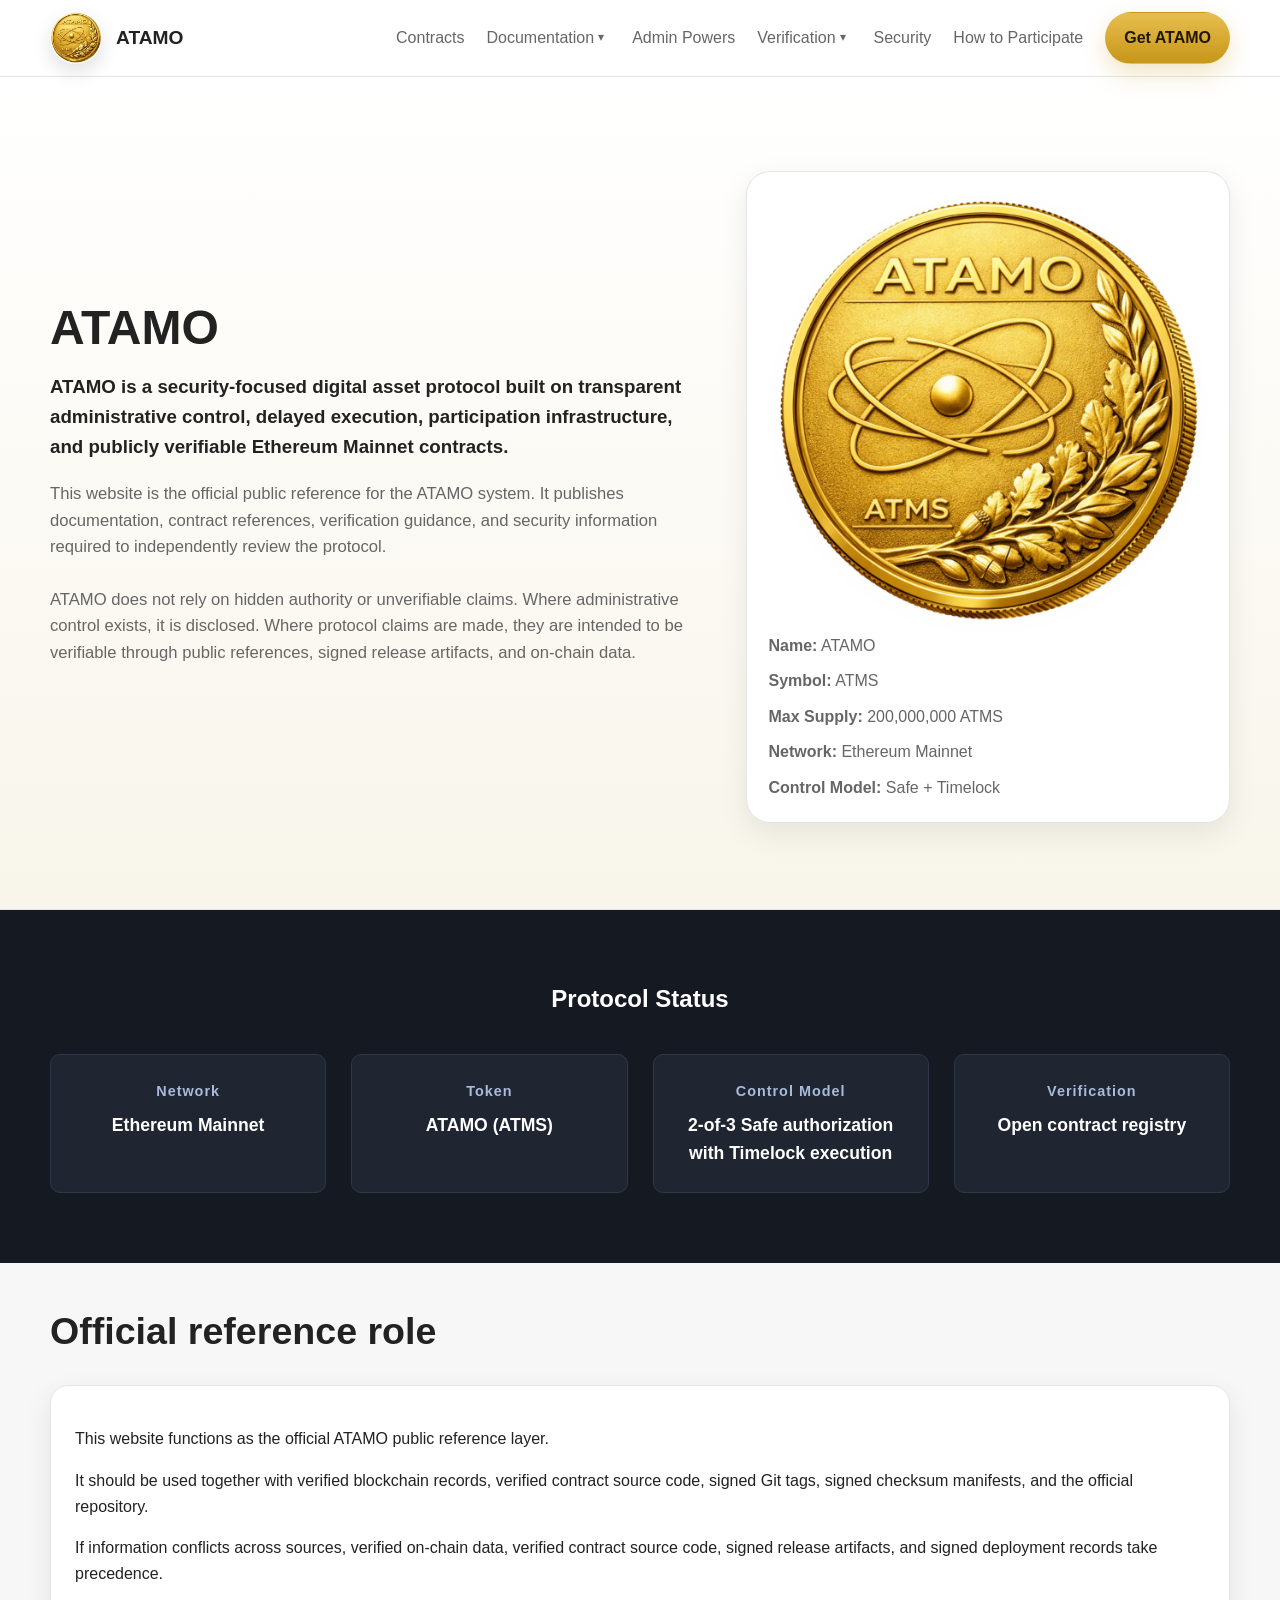
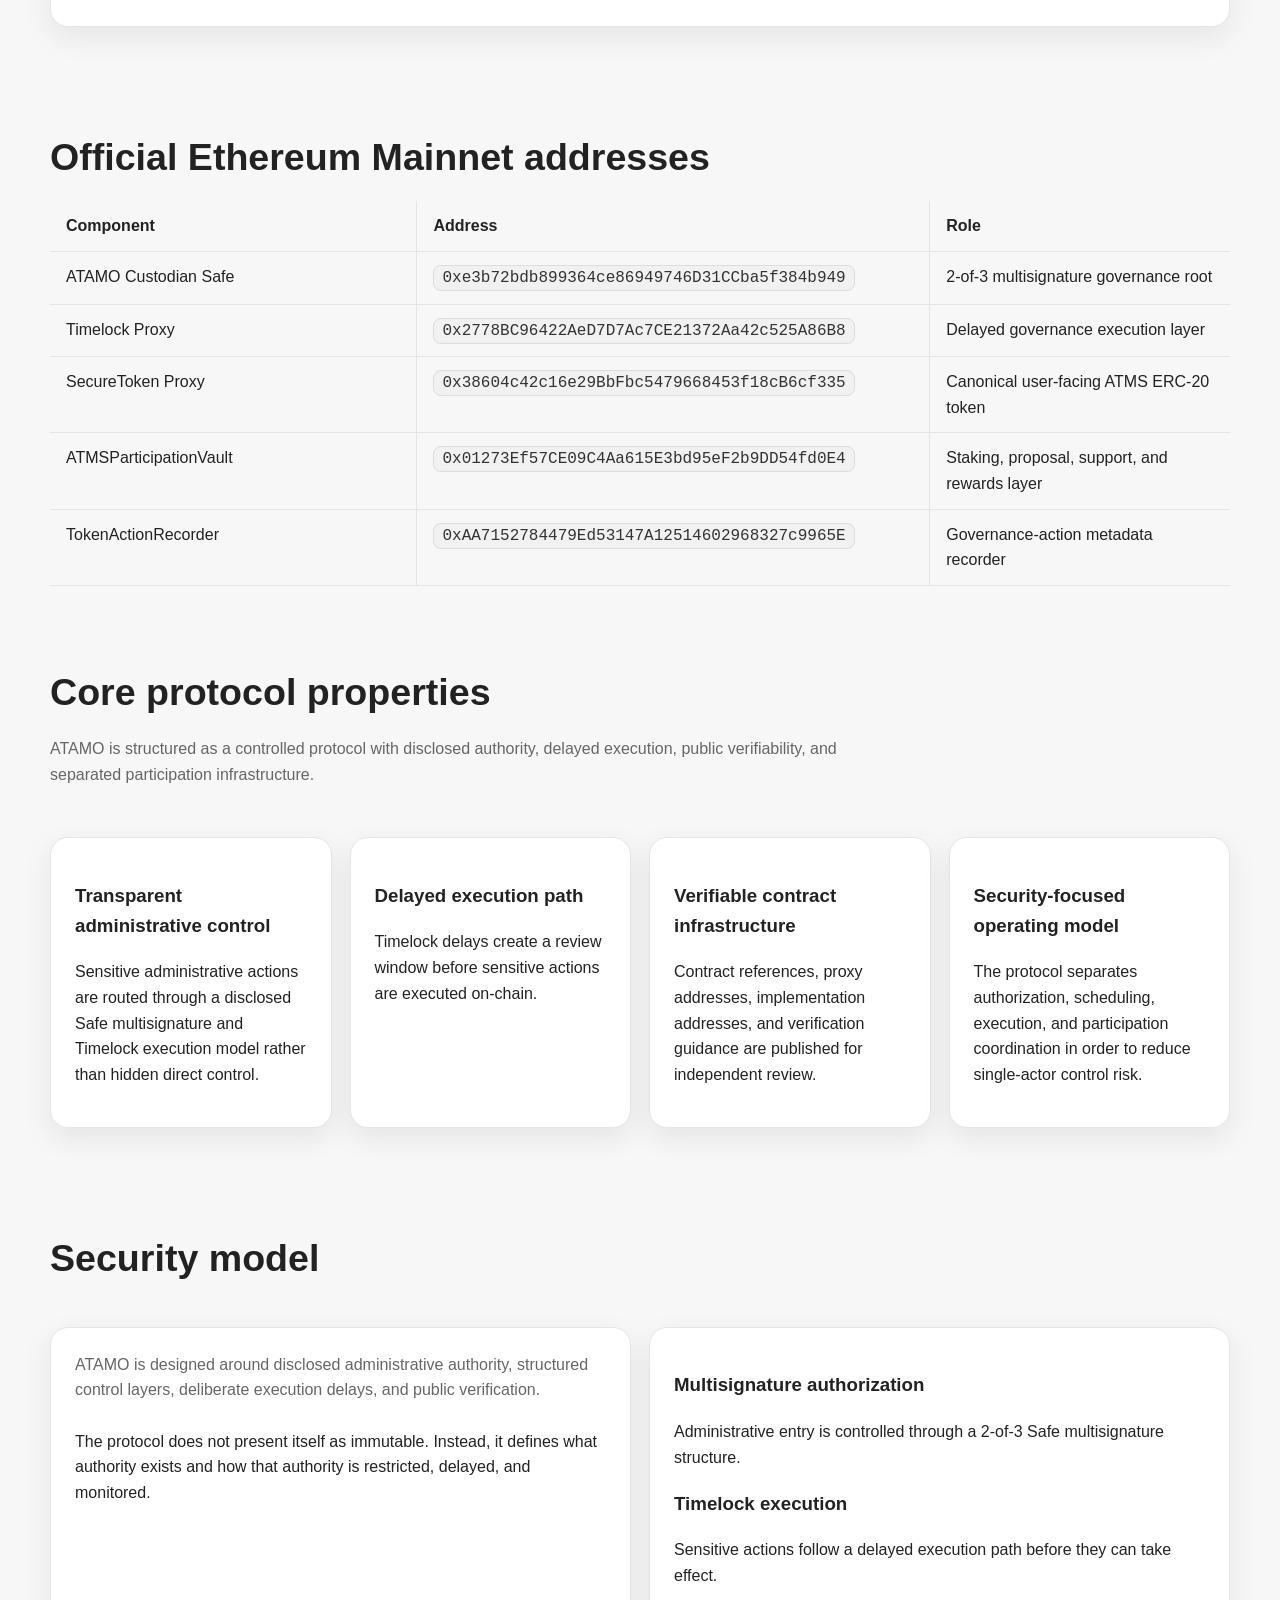
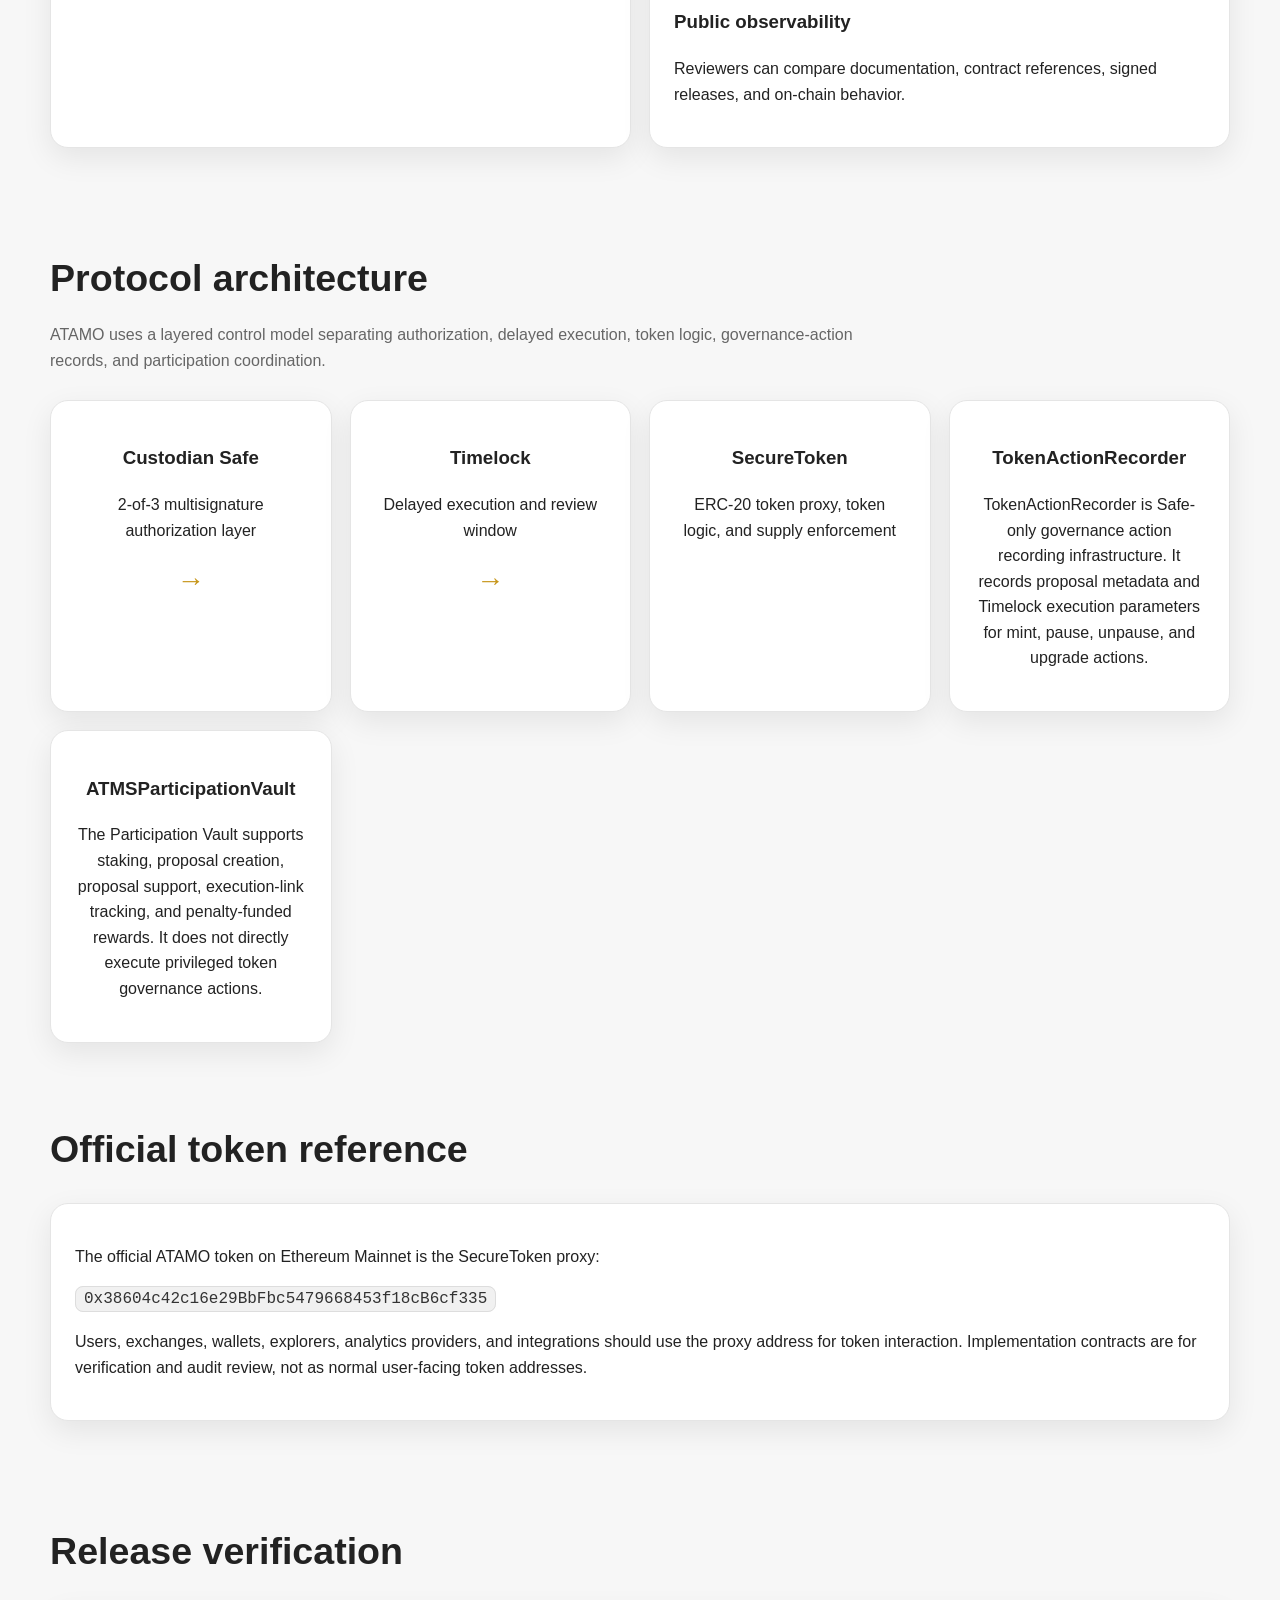
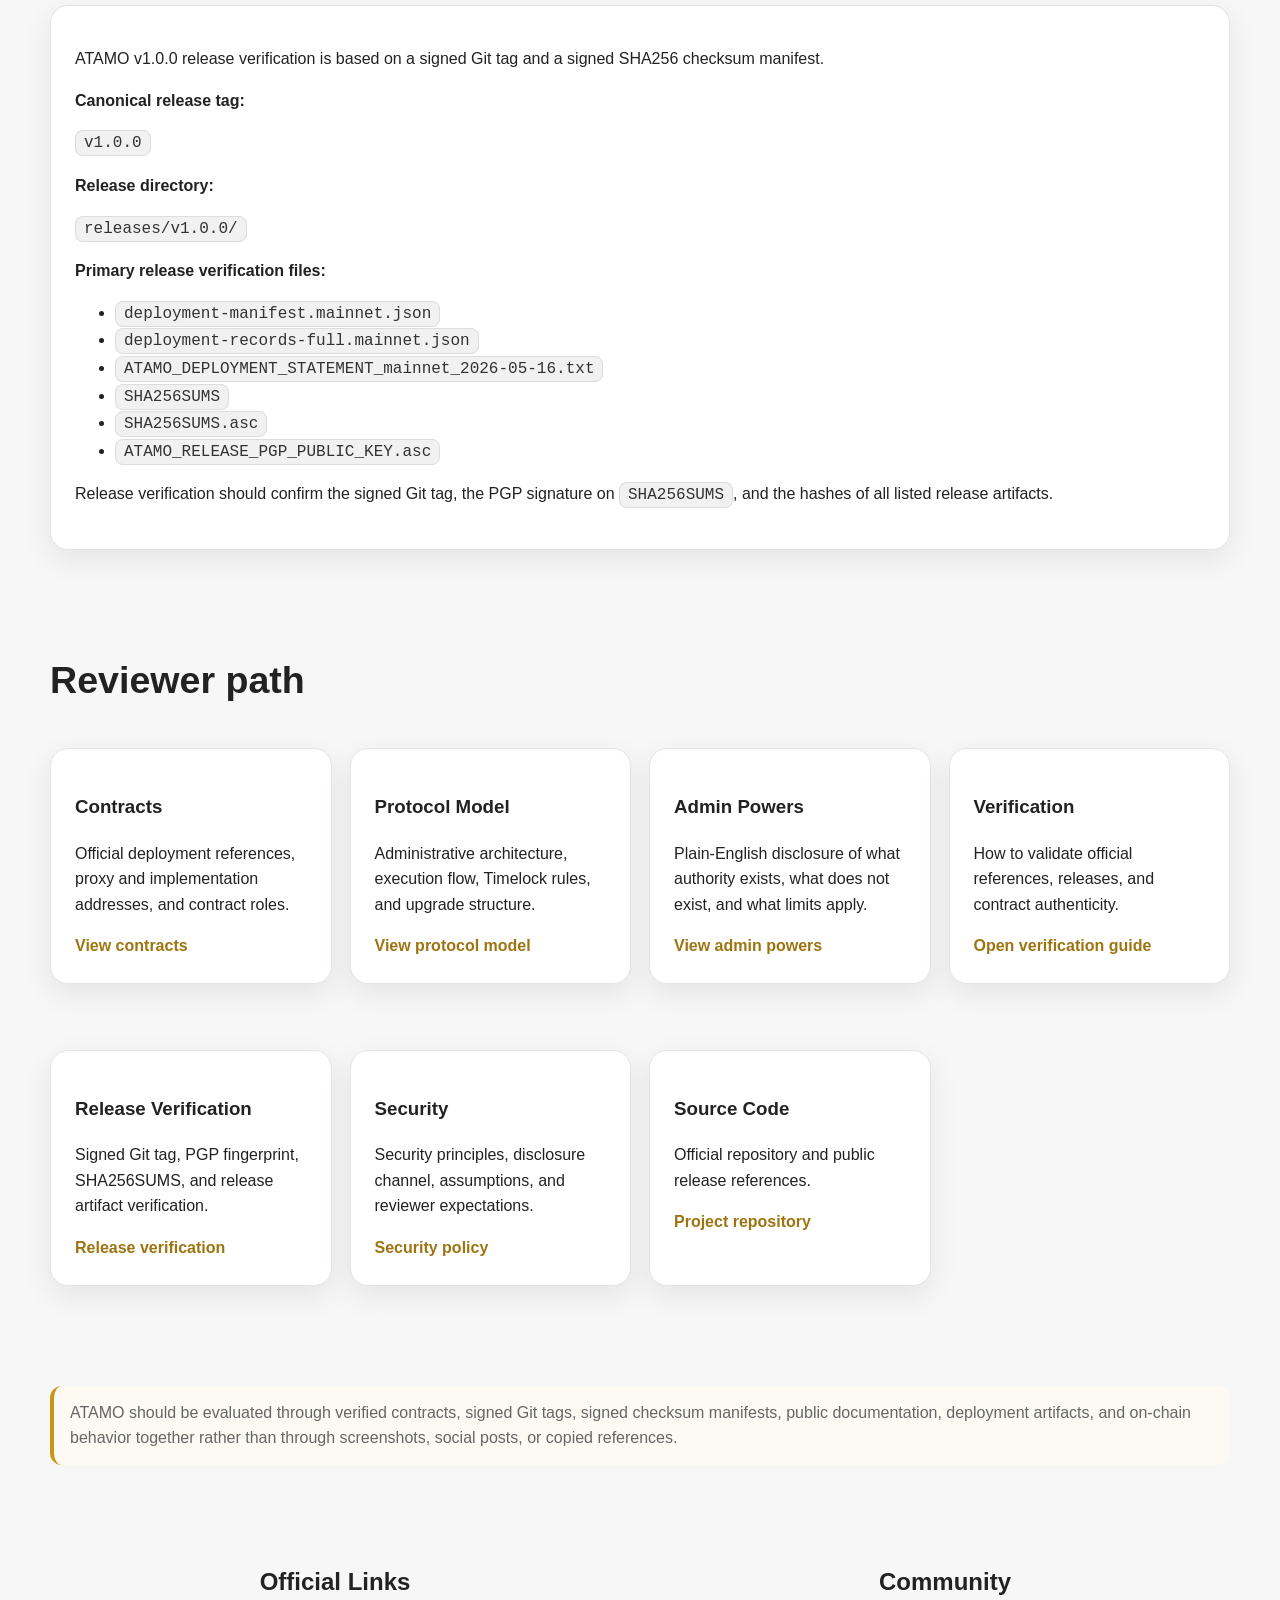
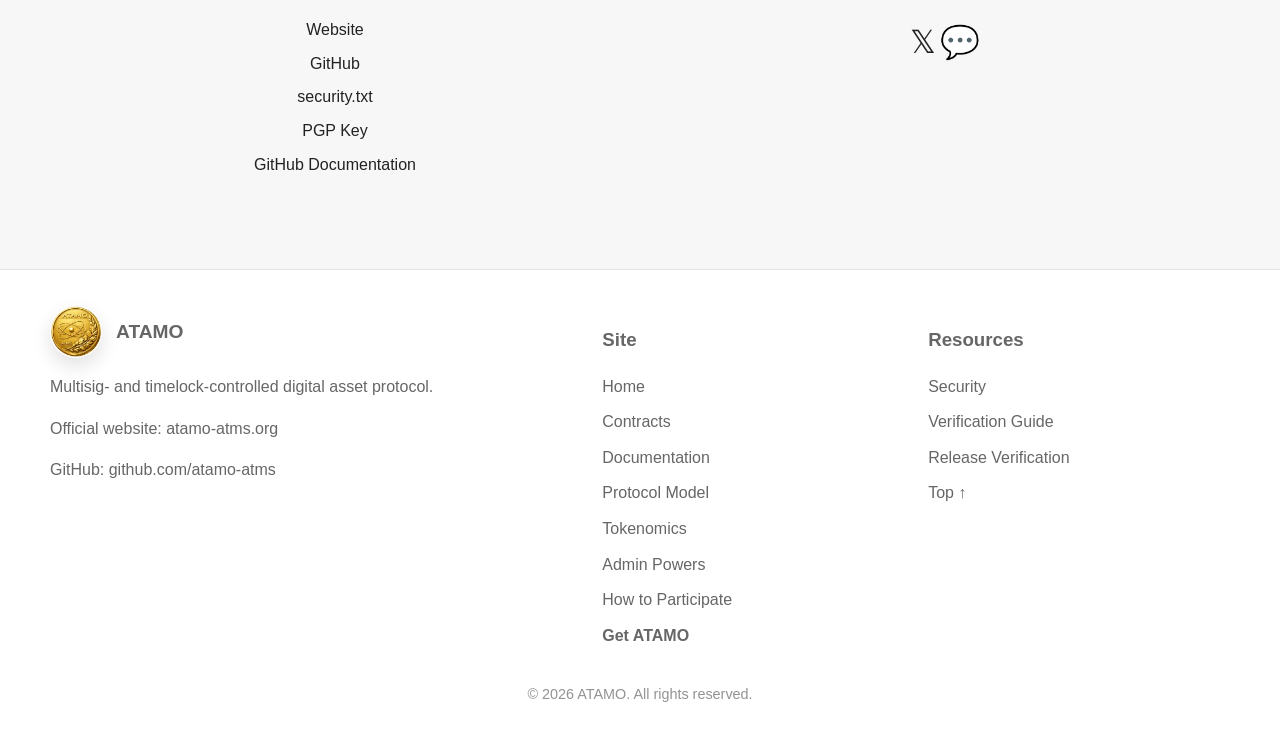
<file: index.html>
<!DOCTYPE html>
<html lang="en">
<head>
  <meta charset="UTF-8">
  <meta name="viewport" content="width=device-width, initial-scale=1.0">
  <title>ATAMO | Peer-to-Peer Digital Value</title>
  <meta name="description" content="Official public reference website for the ATAMO project, including documentation, contracts, verification guidance, and security information.">
  <link rel="icon" href="favicon.png" type="image/png">
  <link rel="shortcut icon" href="favicon.ico">
  <link rel="stylesheet" href="style.css">
</head>
<body id="top">

<header class="topbar">
  <div class="container nav">
    <a href="index.html" class="brand">
      <img src="logo.webp" alt="ATAMO logo">
      <span>ATAMO</span>
    </a>

	<nav class="nav-links">
		<a href="contracts.html">Contracts</a>

		<div class="nav-dropdown">
			<span class="nav-dropdown-label">Documentation</span>

			<div class="dropdown-menu">
				<a href="documentation.html">Documentation</a>
				<a href="protocol-model.html">Protocol Model</a>
				<a href="tokenomics.html">Tokenomics</a>
			</div>
		</div>

		<a href="admin-powers.html">Admin Powers</a>
		
		<div class="nav-dropdown">
			<span class="nav-dropdown-label">Verification</span>

			<div class="dropdown-menu">
				<a href="verify.html">Verification Guide</a>
				<a href="release-verification.html">Release Verification</a>
			</div>
		</div>

		<a href="security.html">Security</a>
		<a href="participate.html">How to Participate</a>
		<a class="button button-primary" href="get-atamo.html">Get ATAMO</a>
	</nav>
  </div>
</header>

<main>
  <section class="hero">
    <div class="container hero-inner">
      <div>
        <h1>ATAMO</h1>
        <h3>
          ATAMO is a security-focused digital asset protocol built on transparent
          administrative control, delayed execution, participation infrastructure,
          and publicly verifiable Ethereum Mainnet contracts.
        </h3>
        <p>
          This website is the official public reference for the ATAMO system.
          It publishes documentation, contract references, verification guidance,
          and security information required to independently review the protocol.
        </p>
        <p>
          ATAMO does not rely on hidden authority or unverifiable claims.
          Where administrative control exists, it is disclosed. Where protocol
          claims are made, they are intended to be verifiable through public
          references, signed release artifacts, and on-chain data.
        </p>
      </div>

      <aside class="coin-panel">
        <img src="logo_main.webp" alt="ATAMO logo">
        <div class="coin-meta">
          <div><strong>Name:</strong> ATAMO</div>
          <div><strong>Symbol:</strong> ATMS</div>
          <div><strong>Max Supply:</strong> 200,000,000 ATMS</div>
          <div><strong>Network:</strong> Ethereum Mainnet</div>
          <div><strong>Control Model:</strong> Safe + Timelock</div>
        </div>
      </aside>
    </div>
  </section>

  <section class="protocol-status">
    <div class="container">
      <h2>Protocol Status</h2>

      <div class="status-grid">
        <div class="status-item">
          <strong>Network</strong>
          <p>Ethereum Mainnet</p>
        </div>

        <div class="status-item">
          <strong>Token</strong>
          <p>ATAMO (ATMS)</p>
        </div>

        <div class="status-item">
          <strong>Control Model</strong>
          <p>2-of-3 Safe authorization with Timelock execution</p>
        </div>

        <div class="status-item">
          <strong>Verification</strong>
          <p><a href="contracts.html">Open contract registry</a></p>
        </div>
      </div>
    </div>
  </section>

  <section id="official-role">
    <div class="container">
      <h2 class="section-title">Official reference role</h2>

      <div class="card_tokenomics">
        <p>
          This website functions as the official ATAMO public reference layer.
        </p>
        <p>
          It should be used together with verified blockchain records, verified
          contract source code, signed Git tags, signed checksum manifests, and
          the official repository.
        </p>
        <p>
          If information conflicts across sources, verified on-chain data,
          verified contract source code, signed release artifacts, and signed
          deployment records take precedence.
        </p>
      </div>
    </div>
  </section>

  <section id="official-addresses">
    <div class="container">
      <h2 class="section-title">Official Ethereum Mainnet addresses</h2>

      <div class="table-wrap">
        <table>
          <thead>
            <tr>
              <th>Component</th>
              <th>Address</th>
              <th>Role</th>
            </tr>
          </thead>
          <tbody>
            <tr>
              <td>ATAMO Custodian Safe</td>
              <td><span class="code">0xe3b72bdb899364ce86949746D31CCba5f384b949</span></td>
              <td>2-of-3 multisignature governance root</td>
            </tr>
            <tr>
              <td>Timelock Proxy</td>
              <td><span class="code">0x2778BC96422AeD7D7Ac7CE21372Aa42c525A86B8</span></td>
              <td>Delayed governance execution layer</td>
            </tr>
            <tr>
              <td>SecureToken Proxy</td>
              <td><span class="code">0x38604c42c16e29BbFbc5479668453f18cB6cf335</span></td>
              <td>Canonical user-facing ATMS ERC-20 token</td>
            </tr>
            <tr>
              <td>ATMSParticipationVault</td>
              <td><span class="code">0x01273Ef57CE09C4Aa615E3bd95eF2b9DD54fd0E4</span></td>
              <td>Staking, proposal, support, and rewards layer</td>
            </tr>
            <tr>
              <td>TokenActionRecorder</td>
              <td><span class="code">0xAA7152784479Ed53147A12514602968327c9965E</span></td>
              <td>Governance-action metadata recorder</td>
            </tr>
          </tbody>
        </table>
      </div>
    </div>
  </section>

  <section id="protocol-properties">
    <div class="container">
      <h2 class="section-title">Core protocol properties</h2>
      <p class="section-sub">
        ATAMO is structured as a controlled protocol with disclosed authority,
        delayed execution, public verifiability, and separated participation
        infrastructure.
      </p>

      <div class="feature-grid">
        <div class="card_tokenomics">
          <h3>Transparent administrative control</h3>
          <p>
            Sensitive administrative actions are routed through a disclosed
            Safe multisignature and Timelock execution model rather than hidden
            direct control.
          </p>
        </div>

        <div class="card_tokenomics">
          <h3>Delayed execution path</h3>
          <p>
            Timelock delays create a review window before sensitive actions are
            executed on-chain.
          </p>
        </div>

        <div class="card_tokenomics">
          <h3>Verifiable contract infrastructure</h3>
          <p>
            Contract references, proxy addresses, implementation addresses, and
            verification guidance are published for independent review.
          </p>
        </div>

        <div class="card_tokenomics">
          <h3>Security-focused operating model</h3>
          <p>
            The protocol separates authorization, scheduling, execution, and
            participation coordination in order to reduce single-actor control risk.
          </p>
        </div>
      </div>
    </div>
  </section>

  <section id="security-model">
    <div class="container">
      <h2 class="section-title">Security model</h2>

      <div class="split">
        <div class="card_tokenomics">
          <p class="section-sub">
            ATAMO is designed around disclosed administrative authority,
            structured control layers, deliberate execution delays, and public
            verification.
          </p>
          <p>
            The protocol does not present itself as immutable. Instead, it defines
            what authority exists and how that authority is restricted, delayed,
            and monitored.
          </p>
        </div>

        <div class="card_tokenomics">
          <h3>Multisignature authorization</h3>
          <p>
            Administrative entry is controlled through a 2-of-3 Safe multisignature
            structure.
          </p>

          <h3>Timelock execution</h3>
          <p>
            Sensitive actions follow a delayed execution path before they can
            take effect.
          </p>

          <h3>Public observability</h3>
          <p>
            Reviewers can compare documentation, contract references, signed
            releases, and on-chain behavior.
          </p>
        </div>
      </div>
    </div>
  </section>

  <section id="architecture">
    <div class="container">
      <h2 class="section-title">Protocol architecture</h2>
      <p class="section-sub">
        ATAMO uses a layered control model separating authorization, delayed
        execution, token logic, governance-action records, and participation
        coordination.
      </p>

      <div class="architecture">
        <div class="arch-box">
          <h3>Custodian Safe</h3>
          <p>2-of-3 multisignature authorization layer</p>
          <div class="arrow">→</div>
        </div>

        <div class="arch-box">
          <h3>Timelock</h3>
          <p>Delayed execution and review window</p>
          <div class="arrow">→</div>
        </div>

        <div class="arch-box">
          <h3>SecureToken</h3>
          <p>ERC-20 token proxy, token logic, and supply enforcement</p>
        </div>

        <div class="arch-box">
          <h3>TokenActionRecorder</h3>
          <p>
            TokenActionRecorder is Safe-only governance action recording
            infrastructure. It records proposal metadata and Timelock execution
            parameters for mint, pause, unpause, and upgrade actions.
          </p>
        </div>

        <div class="arch-box">
          <h3>ATMSParticipationVault</h3>
          <p>
            The Participation Vault supports staking, proposal creation, proposal
            support, execution-link tracking, and penalty-funded rewards. It does
            not directly execute privileged token governance actions.
          </p>
        </div>
      </div>
    </div>
  </section>

  <section id="official-token">
    <div class="container">
      <h2 class="section-title">Official token reference</h2>

      <div class="card_tokenomics">
        <p>
          The official ATAMO token on Ethereum Mainnet is the SecureToken proxy:
        </p>
        <p>
          <span class="code">0x38604c42c16e29BbFbc5479668453f18cB6cf335</span>
        </p>
        <p>
          Users, exchanges, wallets, explorers, analytics providers, and
          integrations should use the proxy address for token interaction.
          Implementation contracts are for verification and audit review, not as
          normal user-facing token addresses.
        </p>
      </div>
    </div>
  </section>

  <section id="release-verification">
    <div class="container">
      <h2 class="section-title">Release verification</h2>

      <div class="card_tokenomics">
        <p>
          ATAMO v1.0.0 release verification is based on a signed Git tag and a
          signed SHA256 checksum manifest.
        </p>

        <p><strong>Canonical release tag:</strong></p>
        <p><span class="code">v1.0.0</span></p>

        <p><strong>Release directory:</strong></p>
        <p><span class="code">releases/v1.0.0/</span></p>

        <p><strong>Primary release verification files:</strong></p>
        <ul>
          <li><span class="code">deployment-manifest.mainnet.json</span></li>
          <li><span class="code">deployment-records-full.mainnet.json</span></li>
          <li><span class="code">ATAMO_DEPLOYMENT_STATEMENT_mainnet_2026-05-16.txt</span></li>
          <li><span class="code">SHA256SUMS</span></li>
          <li><span class="code">SHA256SUMS.asc</span></li>
          <li><span class="code">ATAMO_RELEASE_PGP_PUBLIC_KEY.asc</span></li>
        </ul>

        <p>
          Release verification should confirm the signed Git tag, the PGP
          signature on <span class="code">SHA256SUMS</span>, and the hashes of
          all listed release artifacts.
        </p>
      </div>
    </div>
  </section>

  <section id="reviewer-path">
    <div class="container">
      <h2 class="section-title">Reviewer path</h2>

      <div class="resources">
        <div class="card_tokenomics">
          <h3>Contracts</h3>
          <p>Official deployment references, proxy and implementation addresses, and contract roles.</p>
          <a class="resource-link" href="contracts.html">View contracts</a>
        </div>

        <div class="card_tokenomics">
          <h3>Protocol Model</h3>
          <p>Administrative architecture, execution flow, Timelock rules, and upgrade structure.</p>
          <a class="resource-link" href="protocol-model.html">View protocol model</a>
        </div>

        <div class="card_tokenomics">
          <h3>Admin Powers</h3>
          <p>Plain-English disclosure of what authority exists, what does not exist, and what limits apply.</p>
          <a class="resource-link" href="admin-powers.html">View admin powers</a>
        </div>

        <div class="card_tokenomics">
          <h3>Verification</h3>
          <p>How to validate official references, releases, and contract authenticity.</p>
          <a class="resource-link" href="verify.html">Open verification guide</a>
        </div>

        <div class="card_tokenomics">
          <h3>Release Verification</h3>
          <p>Signed Git tag, PGP fingerprint, SHA256SUMS, and release artifact verification.</p>
          <a class="resource-link" href="release-verification.html">Release verification</a>
        </div>

        <div class="card_tokenomics">
          <h3>Security</h3>
          <p>Security principles, disclosure channel, assumptions, and reviewer expectations.</p>
          <a class="resource-link" href="security.html">Security policy</a>
        </div>

        <div class="card_tokenomics">
          <h3>Source Code</h3>
          <p>Official repository and public release references.</p>
          <a class="resource-link" href="https://github.com/atamo-atms/atamo-project" target="_blank" rel="noopener noreferrer">Project repository</a>
        </div>
      </div>
    </div>
  </section>

  <section id="final-note">
    <div class="container">
      <div class="notice">
        ATAMO should be evaluated through verified contracts, signed Git tags,
        signed checksum manifests, public documentation, deployment artifacts, and
        on-chain behavior together rather than through screenshots, social posts,
        or copied references.
      </div>
    </div>
  </section>
</main>


<section class="official-links">
  <div class="container official-links-grid">

    <div>
      <h2>Official Links</h2>
      <ul>
        <li><a href="https://atamo-atms.org">Website</a></li>
        <li><a href="https://github.com/atamo-atms">GitHub</a></li>
        <li><a href="/.well-known/security.txt">security.txt</a></li>
        <li><a href="/.well-known/pgp-key.txt">PGP Key</a></li>
        <li><a href="https://github.com/atamo-atms/atamo-project/tree/main/docs">GitHub Documentation</a></li>
      </ul>
    </div>

    <div>
      <h2>Community</h2>

			<a href="https://x.com/ATAMO_ATMS" target="_blank" rel="noopener noreferrer"><span class="icon">𝕏</span></a>

			<a href="https://discord.gg/TYCAYaHaF" target="_blank" rel="noopener noreferrer"><span class="icon">💬</span></a>
    </div>

  </div>
</section>

<footer>
  <div class="container footer-grid">
    <div>
      <div class="brand">
        <img src="logo.webp" alt="ATAMO logo">
        <span>ATAMO</span>
      </div>

      <p>Multisig- and timelock-controlled digital asset protocol.</p>

      <p>
        Official website:
        <a href="https://atamo-atms.org">atamo-atms.org</a>
      </p>

      <p>
        GitHub:
        <a href="https://github.com/atamo-atms">github.com/atamo-atms</a>
      </p>
    </div>

    <div>
      <h3>Site</h3>
      <div class="footer-links">
        <a href="index.html">Home</a>
		<a href="contracts.html">Contracts</a>
        <a href="documentation.html">Documentation</a>
	    <a href="protocol-model.html">Protocol Model</a>
	    <a href="tokenomics.html">Tokenomics</a>
	    <a href="admin-powers.html">Admin Powers</a>
		<a href="participate.html">How to Participate</a>
        <a class="highlight" href="get-atamo.html">Get ATAMO</a>
      </div>
    </div>

    <div>
      <h3>Resources</h3>
      <div class="footer-links">
        <a href="security.html">Security</a>
        <a href="verify.html">Verification Guide</a>
        <a href="release-verification.html">Release Verification</a>
        <a href="#top">Top ↑</a>
      </div>
    </div>
  </div>

  <div class="footer-bottom">
    <p>© 2026 ATAMO. All rights reserved.</p>
  </div>
</footer>

</body>
</html>
</file>
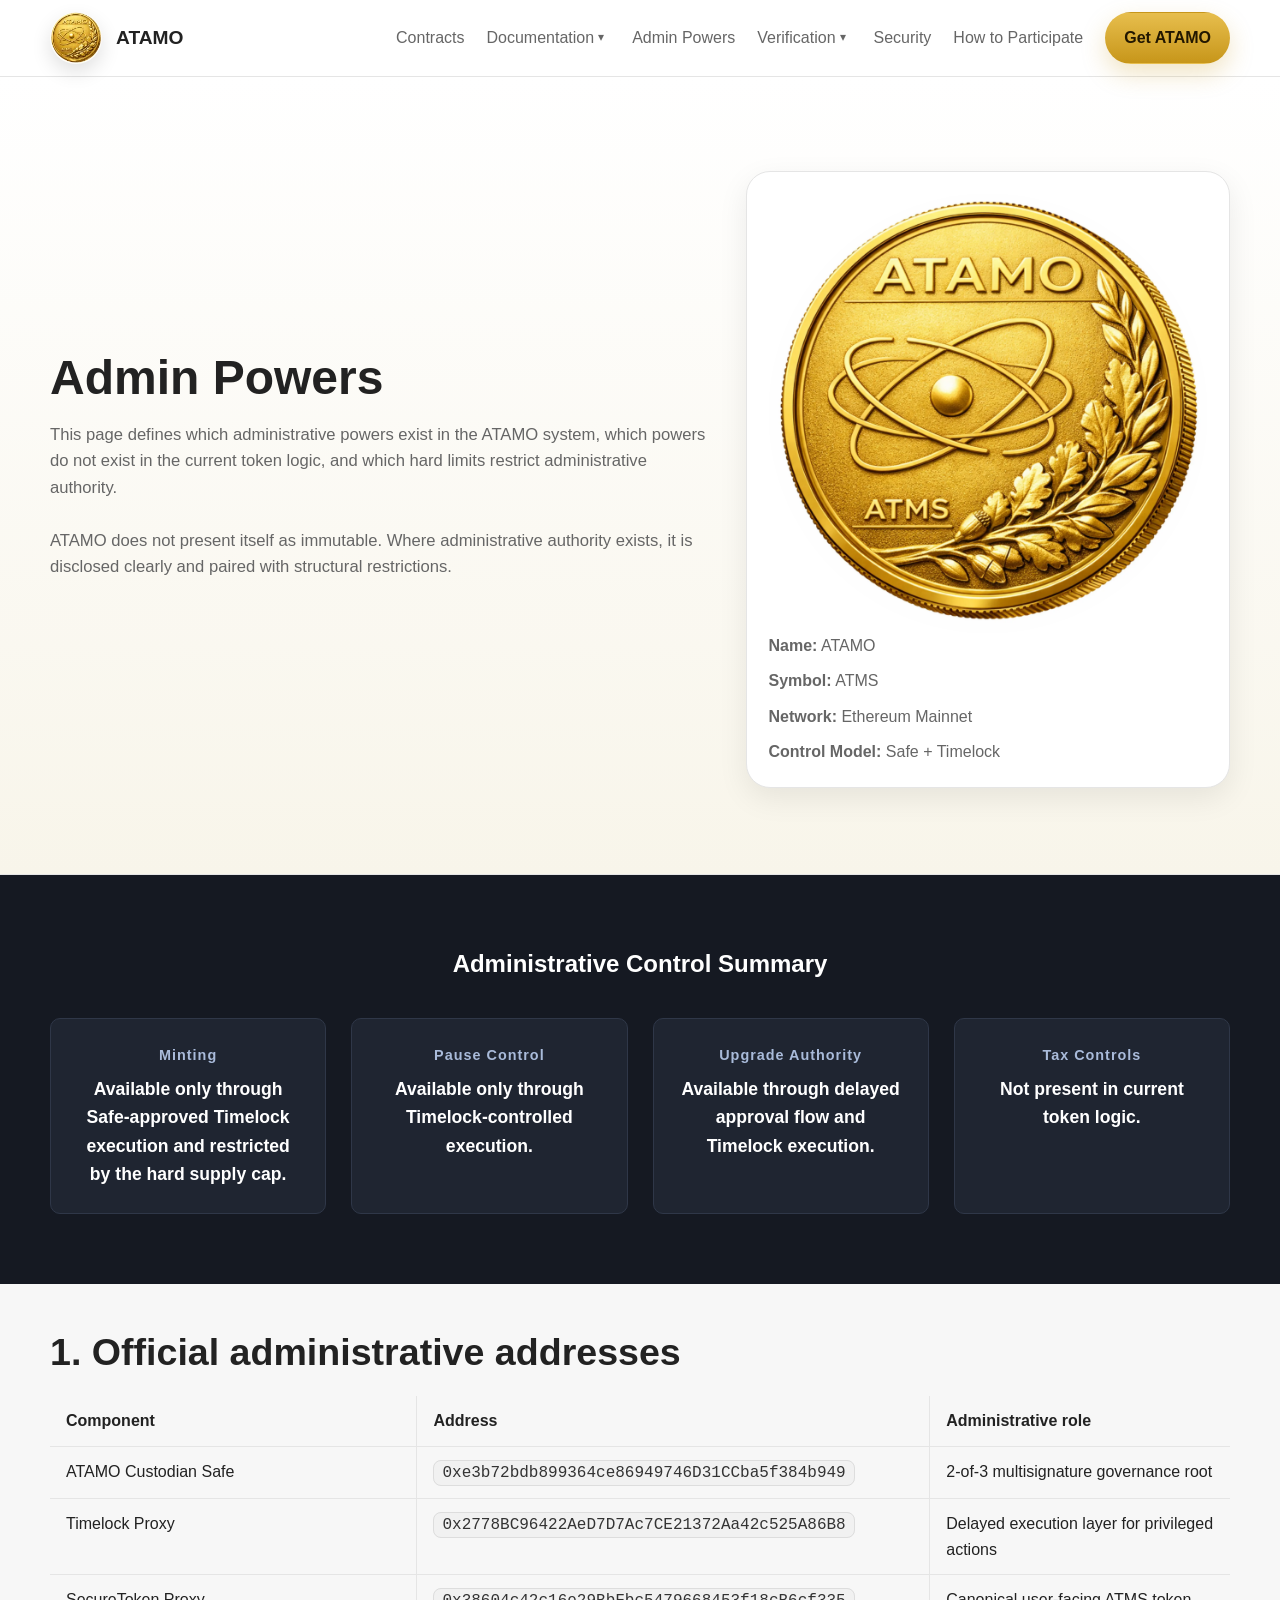
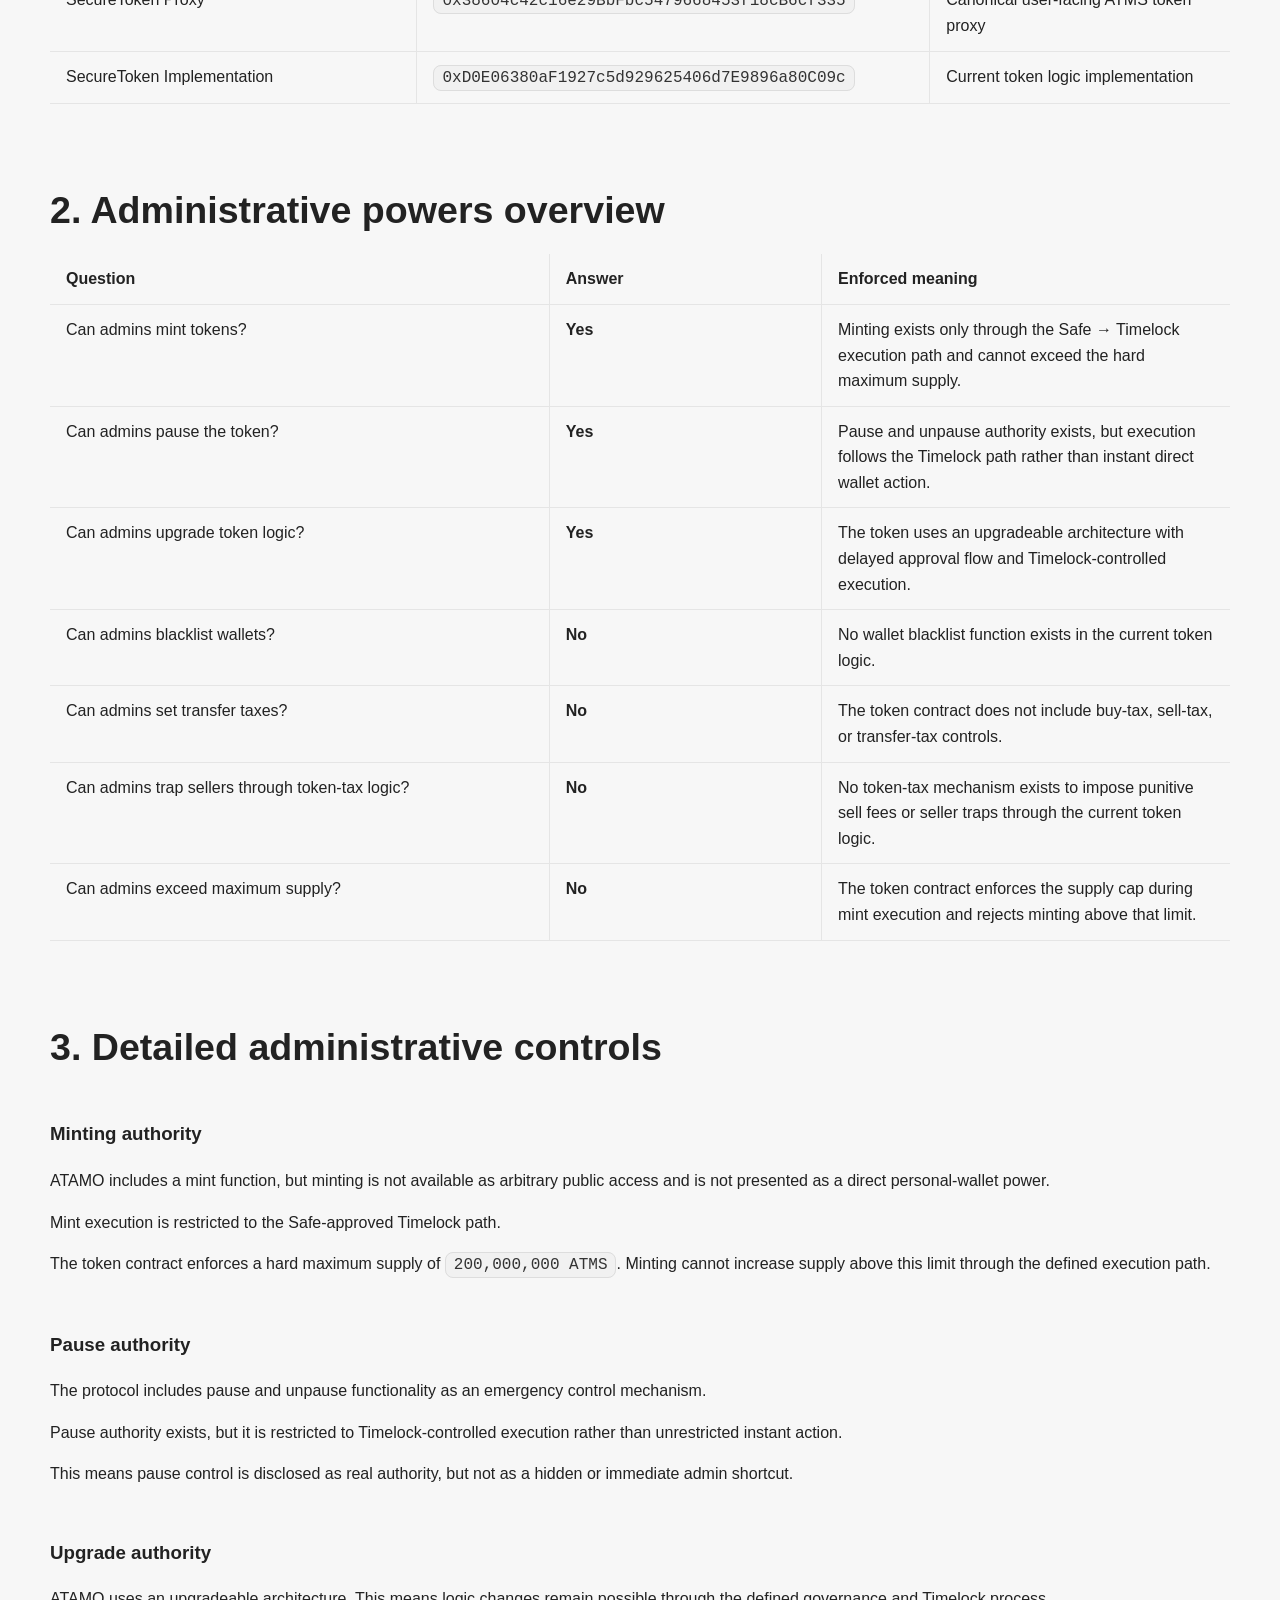
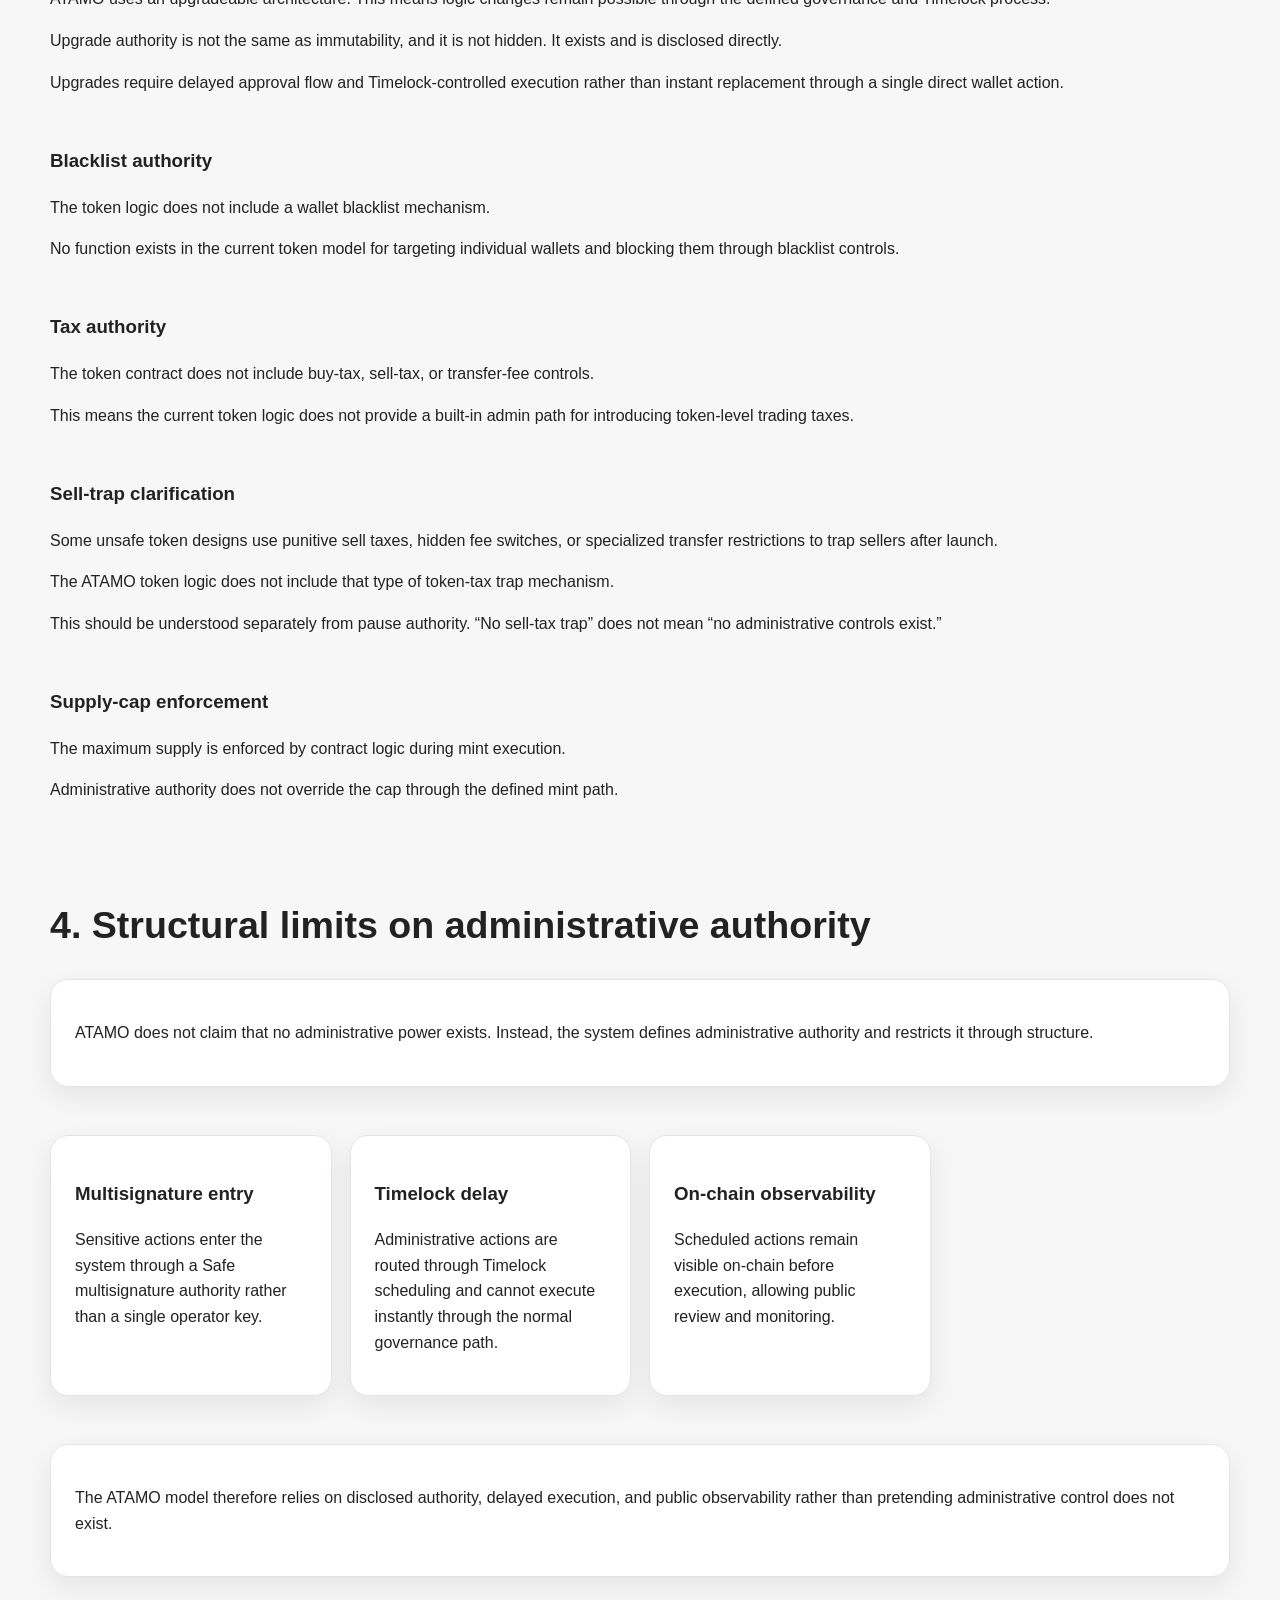
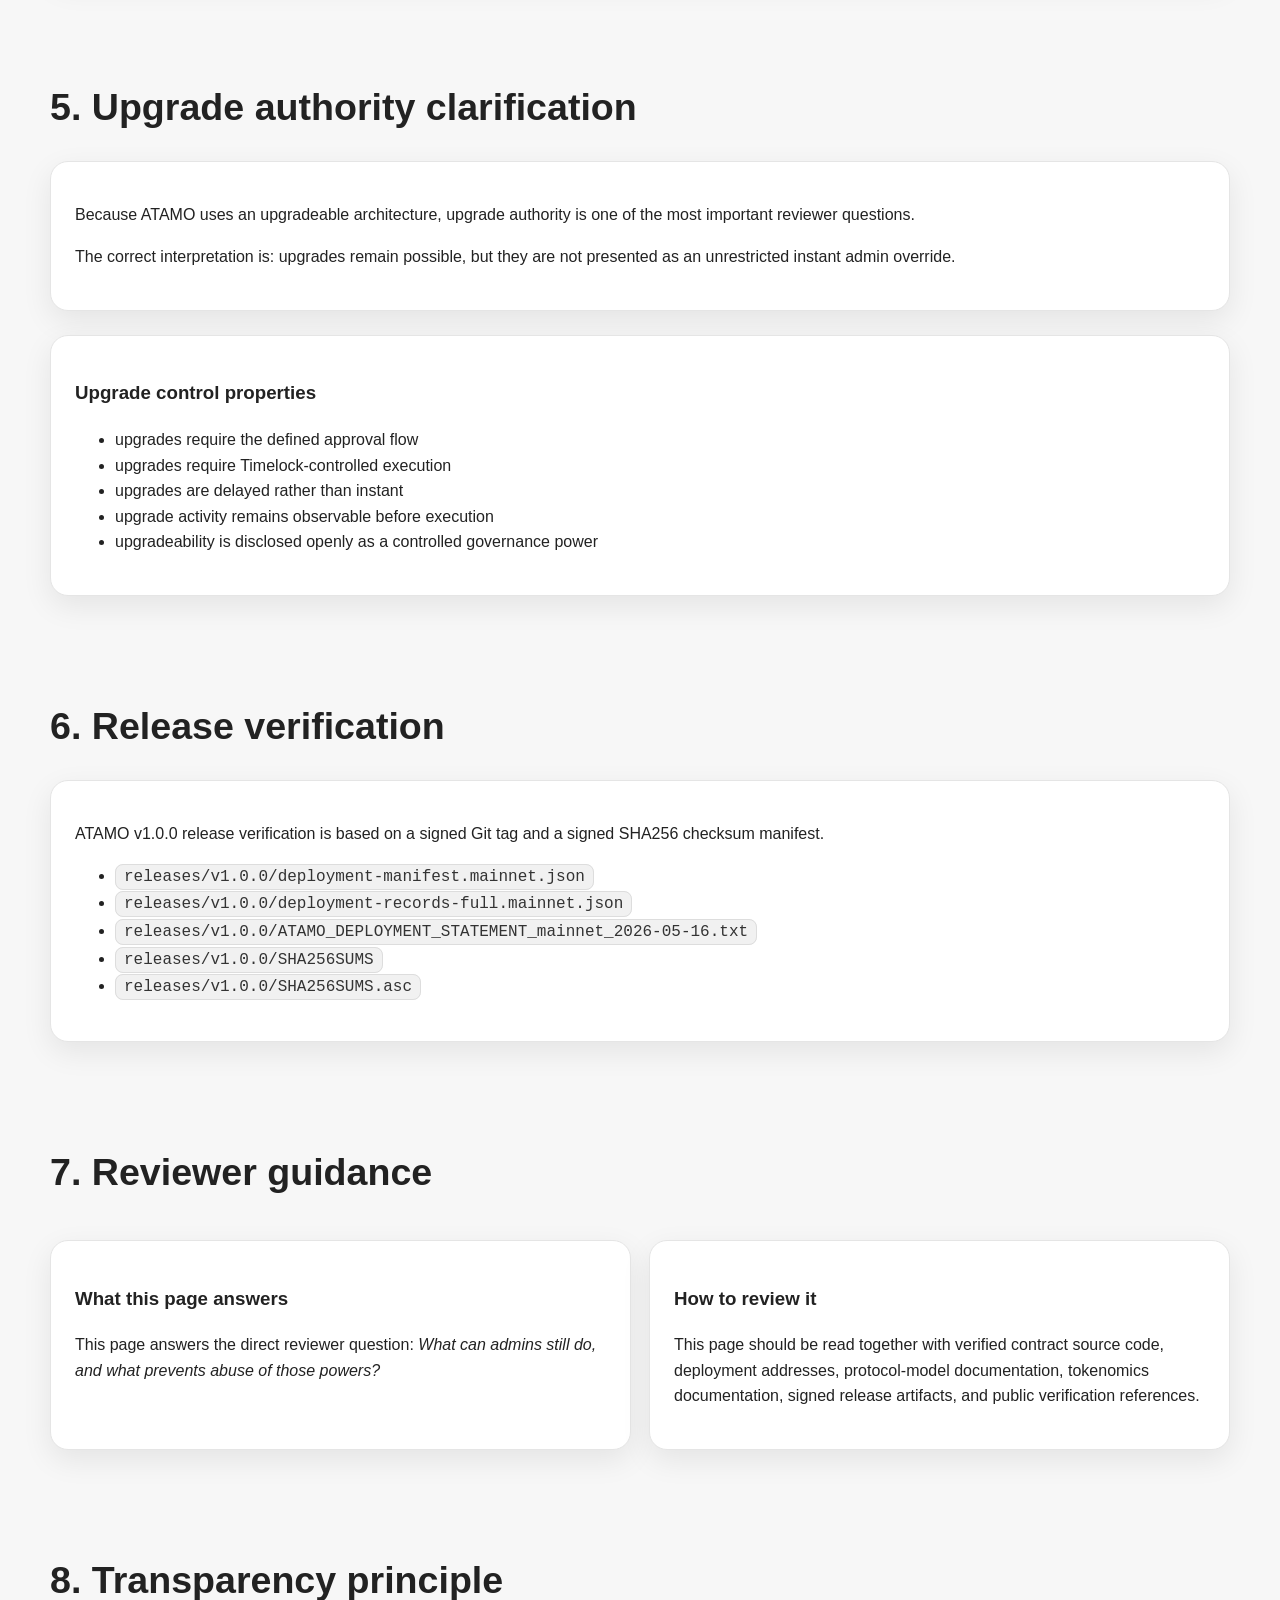
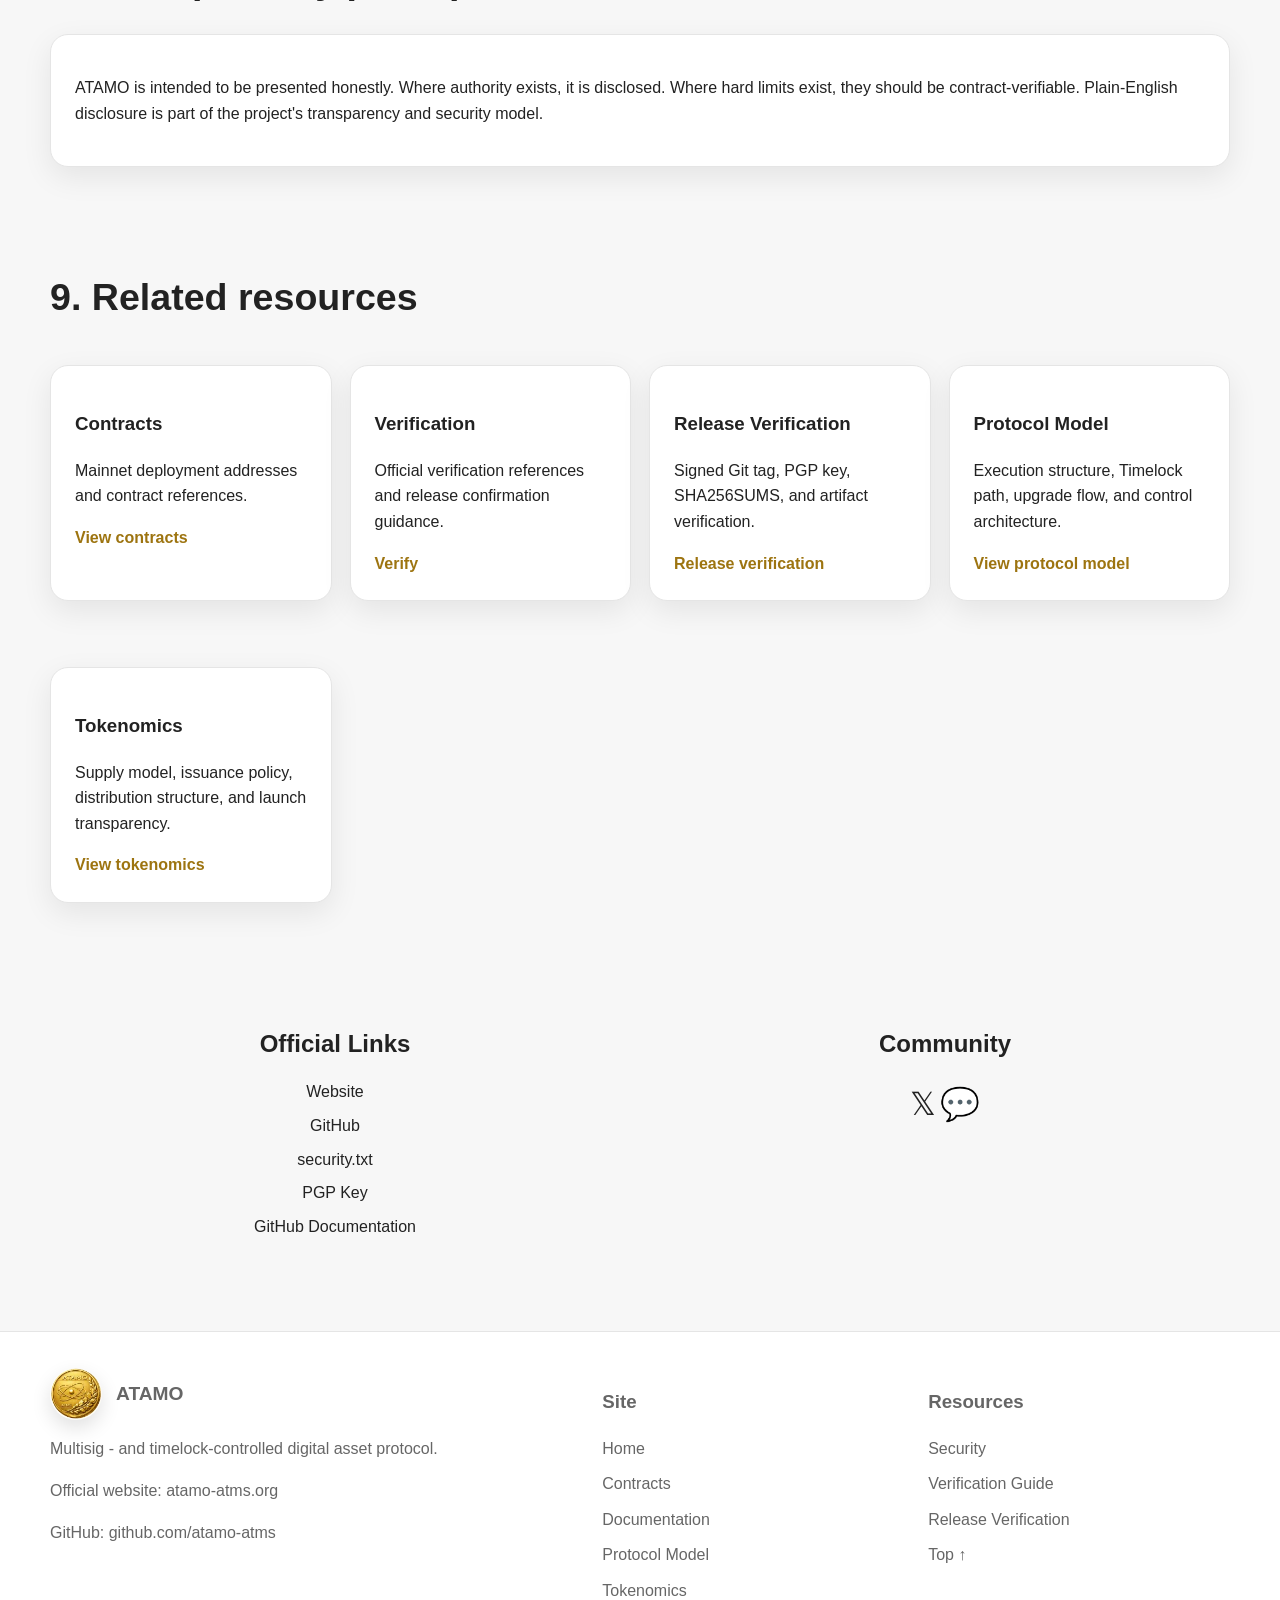
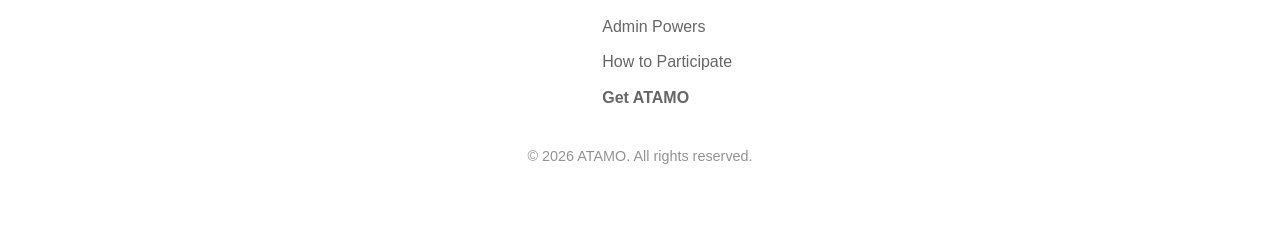
<file: admin-powers.html>
<!DOCTYPE html>
<html lang="en">
<head>
  <meta charset="UTF-8">
  <meta name="viewport" content="width=device-width, initial-scale=1.0">
  <title>ATAMO | Admin Powers</title>
  <meta name="description" content="Plain-English summary of ATAMO administrative powers, including minting, pause controls, upgrade authority, and hard limits.">
  <link rel="icon" href="favicon.png" type="image/png">
  <link rel="shortcut icon" href="favicon.ico">
  <link rel="stylesheet" href="style.css">
</head>
<body id="top">

<header class="topbar">
  <div class="container nav">
    <a href="index.html" class="brand">
      <img src="logo.webp" alt="ATAMO logo">
      <span>ATAMO</span>
    </a>

	<nav class="nav-links">
		<a href="contracts.html">Contracts</a>

		<div class="nav-dropdown">
			<span class="nav-dropdown-label">Documentation</span>

			<div class="dropdown-menu">
				<a href="documentation.html">Documentation</a>
				<a href="protocol-model.html">Protocol Model</a>
				<a href="tokenomics.html">Tokenomics</a>
			</div>
		</div>

		<a href="admin-powers.html">Admin Powers</a>
		
		<div class="nav-dropdown">
			<span class="nav-dropdown-label">Verification</span>

			<div class="dropdown-menu">
				<a href="verify.html">Verification Guide</a>
				<a href="release-verification.html">Release Verification</a>
			</div>
		</div>

		<a href="security.html">Security</a>
		<a href="participate.html">How to Participate</a>
		<a class="button button-primary" href="get-atamo.html">Get ATAMO</a>
	</nav>
  </div>
</header>

<main>
  <section class="hero">
    <div class="container hero-inner">
      <div>
        <h1>Admin Powers</h1>
        <p>
          This page defines which administrative powers exist in the ATAMO system,
          which powers do not exist in the current token logic, and which hard
          limits restrict administrative authority.
        </p>
        <p>
          ATAMO does not present itself as immutable. Where administrative
          authority exists, it is disclosed clearly and paired with structural
          restrictions.
        </p>
      </div>

      <aside class="coin-panel">
        <img src="logo_main.webp" alt="ATAMO logo">
        <div class="coin-meta">
          <div><strong>Name:</strong> ATAMO</div>
          <div><strong>Symbol:</strong> ATMS</div>
          <div><strong>Network:</strong> Ethereum Mainnet</div>
          <div><strong>Control Model:</strong> Safe + Timelock</div>
        </div>
      </aside>
    </div>
  </section>

  <section class="protocol-status">
    <div class="container">
      <h2>Administrative Control Summary</h2>

      <div class="status-grid">
        <div class="status-item">
          <strong>Minting</strong>
          <p>
            Available only through Safe-approved Timelock execution and restricted
            by the hard supply cap.
          </p>
        </div>

        <div class="status-item">
          <strong>Pause Control</strong>
          <p>
            Available only through Timelock-controlled execution.
          </p>
        </div>

        <div class="status-item">
          <strong>Upgrade Authority</strong>
          <p>
            Available through delayed approval flow and Timelock execution.
          </p>
        </div>

        <div class="status-item">
          <strong>Tax Controls</strong>
          <p>
            Not present in current token logic.
          </p>
        </div>
      </div>
    </div>
  </section>

  <section id="official-addresses">
    <div class="container">
      <h2 class="section-title">1. Official administrative addresses</h2>

      <div class="table-wrap">
        <table>
          <thead>
            <tr>
              <th>Component</th>
              <th>Address</th>
              <th>Administrative role</th>
            </tr>
          </thead>
          <tbody>
            <tr>
              <td>ATAMO Custodian Safe</td>
              <td><span class="code">0xe3b72bdb899364ce86949746D31CCba5f384b949</span></td>
              <td>2-of-3 multisignature governance root</td>
            </tr>
            <tr>
              <td>Timelock Proxy</td>
              <td><span class="code">0x2778BC96422AeD7D7Ac7CE21372Aa42c525A86B8</span></td>
              <td>Delayed execution layer for privileged actions</td>
            </tr>
            <tr>
              <td>SecureToken Proxy</td>
              <td><span class="code">0x38604c42c16e29BbFbc5479668453f18cB6cf335</span></td>
              <td>Canonical user-facing ATMS token proxy</td>
            </tr>
            <tr>
              <td>SecureToken Implementation</td>
              <td><span class="code">0xD0E06380aF1927c5d929625406d7E9896a80C09c</span></td>
              <td>Current token logic implementation</td>
            </tr>
          </tbody>
        </table>
      </div>
    </div>
  </section>

  <section id="overview">
    <div class="container">
      <h2 class="section-title">2. Administrative powers overview</h2>

      <div class="table-wrap">
        <table>
          <thead>
            <tr>
              <th>Question</th>
              <th>Answer</th>
              <th>Enforced meaning</th>
            </tr>
          </thead>
          <tbody>
            <tr>
              <td>Can admins mint tokens?</td>
              <td><strong>Yes</strong></td>
              <td>
                Minting exists only through the Safe → Timelock execution path
                and cannot exceed the hard maximum supply.
              </td>
            </tr>
            <tr>
              <td>Can admins pause the token?</td>
              <td><strong>Yes</strong></td>
              <td>
                Pause and unpause authority exists, but execution follows the
                Timelock path rather than instant direct wallet action.
              </td>
            </tr>
            <tr>
              <td>Can admins upgrade token logic?</td>
              <td><strong>Yes</strong></td>
              <td>
                The token uses an upgradeable architecture with delayed approval
                flow and Timelock-controlled execution.
              </td>
            </tr>
            <tr>
              <td>Can admins blacklist wallets?</td>
              <td><strong>No</strong></td>
              <td>
                No wallet blacklist function exists in the current token logic.
              </td>
            </tr>
            <tr>
              <td>Can admins set transfer taxes?</td>
              <td><strong>No</strong></td>
              <td>
                The token contract does not include buy-tax, sell-tax, or
                transfer-tax controls.
              </td>
            </tr>
            <tr>
              <td>Can admins trap sellers through token-tax logic?</td>
              <td><strong>No</strong></td>
              <td>
                No token-tax mechanism exists to impose punitive sell fees or
                seller traps through the current token logic.
              </td>
            </tr>
            <tr>
              <td>Can admins exceed maximum supply?</td>
              <td><strong>No</strong></td>
              <td>
                The token contract enforces the supply cap during mint execution
                and rejects minting above that limit.
              </td>
            </tr>
          </tbody>
        </table>
      </div>
    </div>
  </section>

  <section id="detailed-controls">
    <div class="container">
      <h2 class="section-title">3. Detailed administrative controls</h2>

      <div class="steps">
        <div>
          <h3>Minting authority</h3>
          <p>
            ATAMO includes a mint function, but minting is not available as
            arbitrary public access and is not presented as a direct personal-wallet
            power.
          </p>
          <p>
            Mint execution is restricted to the Safe-approved Timelock path.
          </p>
          <p>
            The token contract enforces a hard maximum supply of
            <span class="code">200,000,000 ATMS</span>.
            Minting cannot increase supply above this limit through the defined
            execution path.
          </p>
        </div>

        <div>
          <h3>Pause authority</h3>
          <p>
            The protocol includes pause and unpause functionality as an emergency
            control mechanism.
          </p>
          <p>
            Pause authority exists, but it is restricted to Timelock-controlled
            execution rather than unrestricted instant action.
          </p>
          <p>
            This means pause control is disclosed as real authority, but not as
            a hidden or immediate admin shortcut.
          </p>
        </div>

        <div>
          <h3>Upgrade authority</h3>
          <p>
            ATAMO uses an upgradeable architecture. This means logic changes
            remain possible through the defined governance and Timelock process.
          </p>
          <p>
            Upgrade authority is not the same as immutability, and it is not hidden.
            It exists and is disclosed directly.
          </p>
          <p>
            Upgrades require delayed approval flow and Timelock-controlled execution
            rather than instant replacement through a single direct wallet action.
          </p>
        </div>

        <div>
          <h3>Blacklist authority</h3>
          <p>
            The token logic does not include a wallet blacklist mechanism.
          </p>
          <p>
            No function exists in the current token model for targeting individual
            wallets and blocking them through blacklist controls.
          </p>
        </div>

        <div>
          <h3>Tax authority</h3>
          <p>
            The token contract does not include buy-tax, sell-tax, or transfer-fee
            controls.
          </p>
          <p>
            This means the current token logic does not provide a built-in admin
            path for introducing token-level trading taxes.
          </p>
        </div>

        <div>
          <h3>Sell-trap clarification</h3>
          <p>
            Some unsafe token designs use punitive sell taxes, hidden fee switches,
            or specialized transfer restrictions to trap sellers after launch.
          </p>
          <p>
            The ATAMO token logic does not include that type of token-tax trap
            mechanism.
          </p>
          <p>
            This should be understood separately from pause authority.
            “No sell-tax trap” does not mean “no administrative controls exist.”
          </p>
        </div>

        <div>
          <h3>Supply-cap enforcement</h3>
          <p>
            The maximum supply is enforced by contract logic during mint execution.
          </p>
          <p>
            Administrative authority does not override the cap through the defined
            mint path.
          </p>
        </div>
      </div>
    </div>
  </section>

  <section id="structural-limits">
    <div class="container">
      <h2 class="section-title">4. Structural limits on administrative authority</h2>

      <div class="card_tokenomics">
        <p>
          ATAMO does not claim that no administrative power exists.
          Instead, the system defines administrative authority and restricts it
          through structure.
        </p>
      </div>

      <div class="feature-grid">
        <div class="card_tokenomics">
          <h3>Multisignature entry</h3>
          <p>
            Sensitive actions enter the system through a Safe multisignature
            authority rather than a single operator key.
          </p>
        </div>

        <div class="card_tokenomics">
          <h3>Timelock delay</h3>
          <p>
            Administrative actions are routed through Timelock scheduling and
            cannot execute instantly through the normal governance path.
          </p>
        </div>

        <div class="card_tokenomics">
          <h3>On-chain observability</h3>
          <p>
            Scheduled actions remain visible on-chain before execution, allowing
            public review and monitoring.
          </p>
        </div>
      </div>

      <div class="card_tokenomics">
        <p>
          The ATAMO model therefore relies on disclosed authority, delayed
          execution, and public observability rather than pretending
          administrative control does not exist.
        </p>
      </div>
    </div>
  </section>

  <section id="upgrade-clarification">
    <div class="container">
      <h2 class="section-title">5. Upgrade authority clarification</h2>

      <div class="card_tokenomics">
        <p>
          Because ATAMO uses an upgradeable architecture, upgrade authority is
          one of the most important reviewer questions.
        </p>
        <p>
          The correct interpretation is: upgrades remain possible, but they are
          not presented as an unrestricted instant admin override.
        </p>
      </div>

      <div class="card_tokenomics">
        <h3>Upgrade control properties</h3>
        <ul>
          <li>upgrades require the defined approval flow</li>
          <li>upgrades require Timelock-controlled execution</li>
          <li>upgrades are delayed rather than instant</li>
          <li>upgrade activity remains observable before execution</li>
          <li>upgradeability is disclosed openly as a controlled governance power</li>
        </ul>
      </div>
    </div>
  </section>

  <section id="release-verification">
    <div class="container">
      <h2 class="section-title">6. Release verification</h2>

      <div class="card_tokenomics">
        <p>
          ATAMO v1.0.0 release verification is based on a signed Git tag and a
          signed SHA256 checksum manifest.
        </p>
        <ul>
          <li><span class="code">releases/v1.0.0/deployment-manifest.mainnet.json</span></li>
          <li><span class="code">releases/v1.0.0/deployment-records-full.mainnet.json</span></li>
          <li><span class="code">releases/v1.0.0/ATAMO_DEPLOYMENT_STATEMENT_mainnet_2026-05-16.txt</span></li>
          <li><span class="code">releases/v1.0.0/SHA256SUMS</span></li>
          <li><span class="code">releases/v1.0.0/SHA256SUMS.asc</span></li>
        </ul>
      </div>
    </div>
  </section>

  <section id="reviewer-guidance">
    <div class="container">
      <h2 class="section-title">7. Reviewer guidance</h2>

      <div class="split">
        <div class="card_tokenomics">
          <h3>What this page answers</h3>
          <p>
            This page answers the direct reviewer question:
            <em>What can admins still do, and what prevents abuse of those powers?</em>
          </p>
        </div>

        <div class="card_tokenomics">
          <h3>How to review it</h3>
          <p>
            This page should be read together with verified contract source code,
            deployment addresses, protocol-model documentation, tokenomics
            documentation, signed release artifacts, and public verification
            references.
          </p>
        </div>
      </div>
    </div>
  </section>

  <section id="transparency-principle">
    <div class="container">
      <h2 class="section-title">8. Transparency principle</h2>

      <div class="card_tokenomics">
        <p>
          ATAMO is intended to be presented honestly. Where authority exists, it
          is disclosed. Where hard limits exist, they should be contract-verifiable.
          Plain-English disclosure is part of the project's transparency and
          security model.
        </p>
      </div>
    </div>
  </section>

  <section id="related-resources">
    <div class="container">
      <h2 class="section-title">9. Related resources</h2>

      <div class="resources">
        <div class="card_tokenomics">
          <h3>Contracts</h3>
          <p>Mainnet deployment addresses and contract references.</p>
          <a class="resource-link" href="contracts.html">View contracts</a>
        </div>

        <div class="card_tokenomics">
          <h3>Verification</h3>
          <p>Official verification references and release confirmation guidance.</p>
          <a class="resource-link" href="verify.html">Verify</a>
        </div>

        <div class="card_tokenomics">
          <h3>Release Verification</h3>
          <p>Signed Git tag, PGP key, SHA256SUMS, and artifact verification.</p>
          <a class="resource-link" href="release-verification.html">Release verification</a>
        </div>

        <div class="card_tokenomics">
          <h3>Protocol Model</h3>
          <p>Execution structure, Timelock path, upgrade flow, and control architecture.</p>
          <a class="resource-link" href="protocol-model.html">View protocol model</a>
        </div>

        <div class="card_tokenomics">
          <h3>Tokenomics</h3>
          <p>Supply model, issuance policy, distribution structure, and launch transparency.</p>
          <a class="resource-link" href="tokenomics.html">View tokenomics</a>
        </div>
      </div>
    </div>
  </section>
</main>


<section class="official-links">
  <div class="container official-links-grid">

    <div>
      <h2>Official Links</h2>
      <ul>
        <li><a href="https://atamo-atms.org">Website</a></li>
        <li><a href="https://github.com/atamo-atms">GitHub</a></li>
        <li><a href="/.well-known/security.txt">security.txt</a></li>
        <li><a href="/.well-known/pgp-key.txt">PGP Key</a></li>
        <li><a href="https://github.com/atamo-atms/atamo-project/tree/main/docs">GitHub Documentation</a></li>
      </ul>
    </div>

    <div>
      <h2>Community</h2>

			<a href="https://x.com/ATAMO_ATMS" target="_blank" rel="noopener noreferrer"><span class="icon">𝕏</span></a>

			<a href="https://discord.gg/TYCAYaHaF" target="_blank" rel="noopener noreferrer"><span class="icon">💬</span></a>
    </div>

  </div>
</section>

<footer>
  <div class="container footer-grid">

    <div>
      <div class="brand">
        <img src="logo.webp" alt="ATAMO logo">
        <span>ATAMO</span>
      </div>

      <p>Multisig - and timelock-controlled digital asset protocol.</p>

      <p>
        Official website:
        <a href="https://atamo-atms.org">atamo-atms.org</a>
      </p>

      <p>
        GitHub:
        <a href="https://github.com/atamo-atms">github.com/atamo-atms</a>
      </p>
    </div>

    <div>
      <h3>Site</h3>
      <div class="footer-links">
        <a href="index.html">Home</a>
		<a href="contracts.html">Contracts</a>
        <a href="documentation.html">Documentation</a>
	    <a href="protocol-model.html">Protocol Model</a>
	    <a href="tokenomics.html">Tokenomics</a>
	    <a href="admin-powers.html">Admin Powers</a>
		<a href="participate.html">How to Participate</a>
        <a class="highlight" href="get-atamo.html">Get ATAMO</a>
      </div>
    </div>

    <div>
      <h3>Resources</h3>
      <div class="footer-links">
        <a href="security.html">Security</a>
        <a href="verify.html">Verification Guide</a>
        <a href="release-verification.html">Release Verification</a>
        <a href="#top">Top ↑</a>
      </div>
    </div>

  </div>

  <div class="footer-bottom">
    <p>© 2026 ATAMO. All rights reserved.</p>
  </div>
</footer>

</body>
</html>
</file>
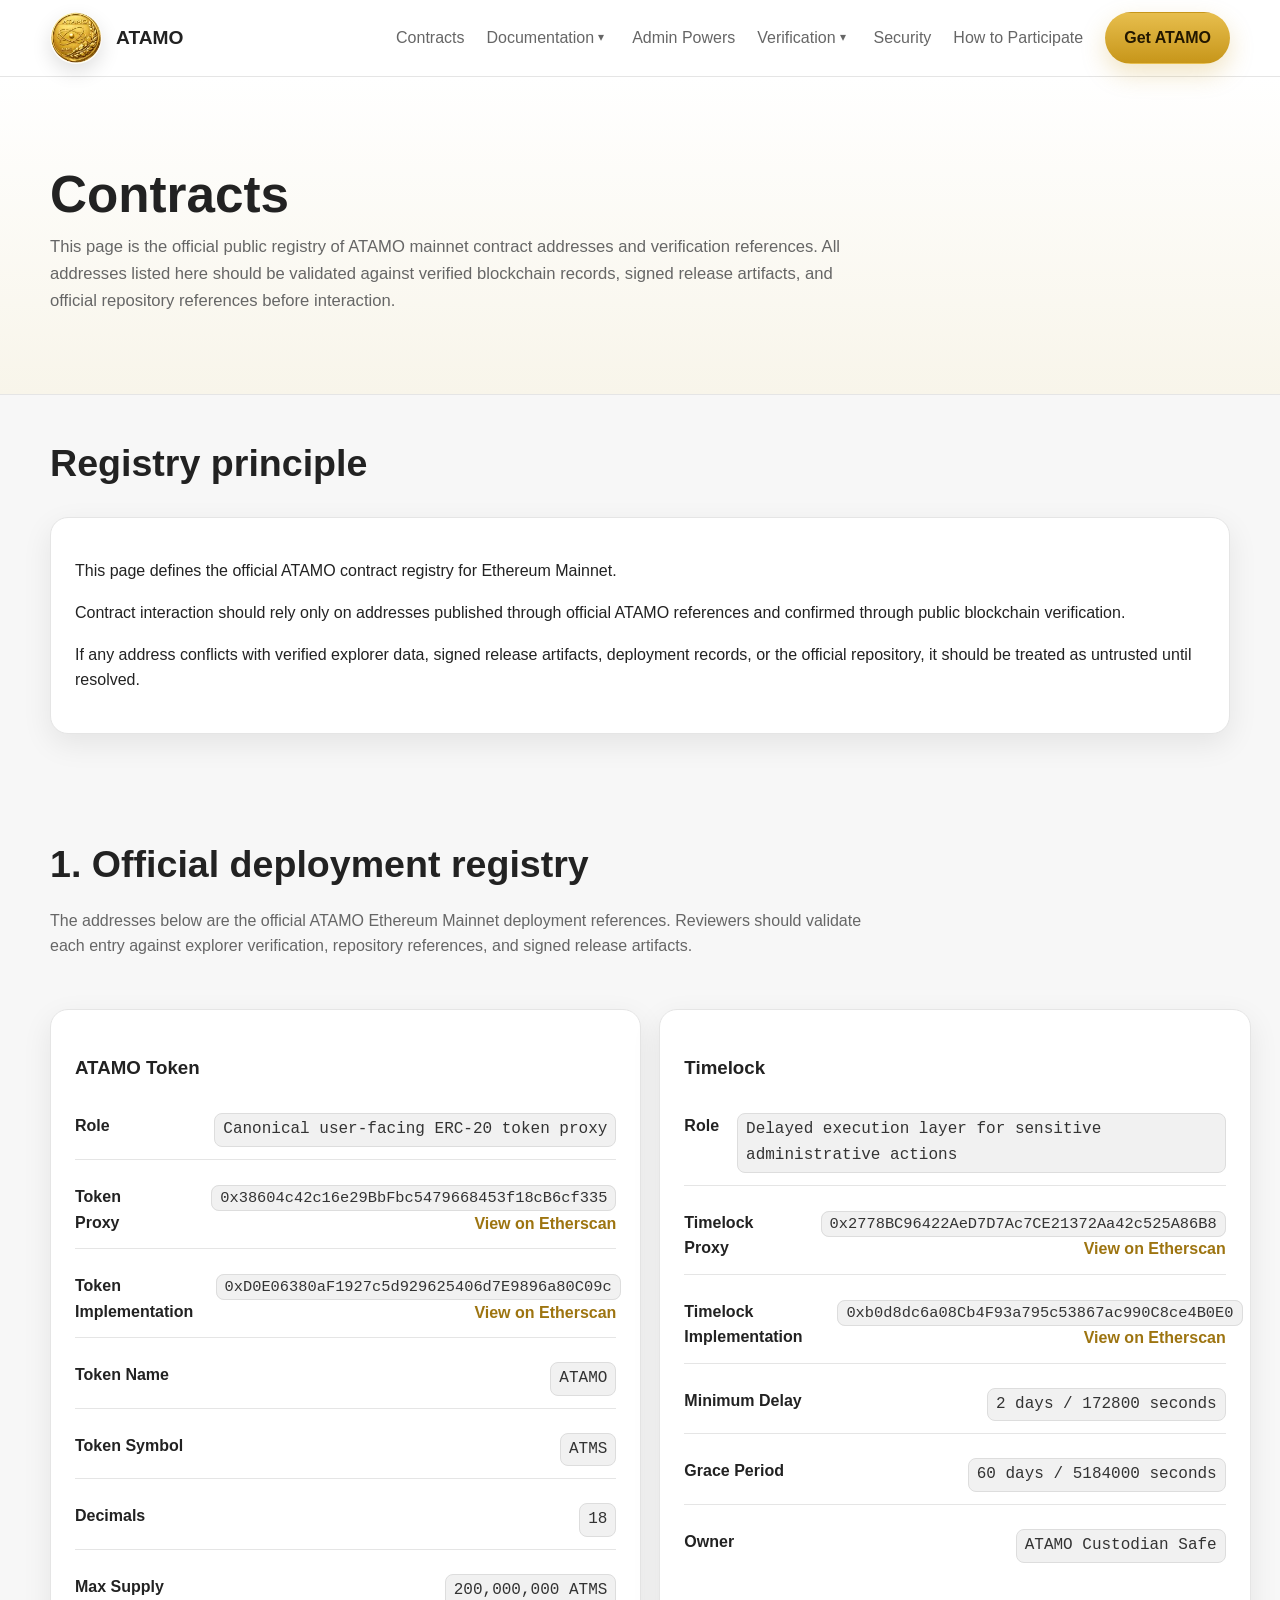
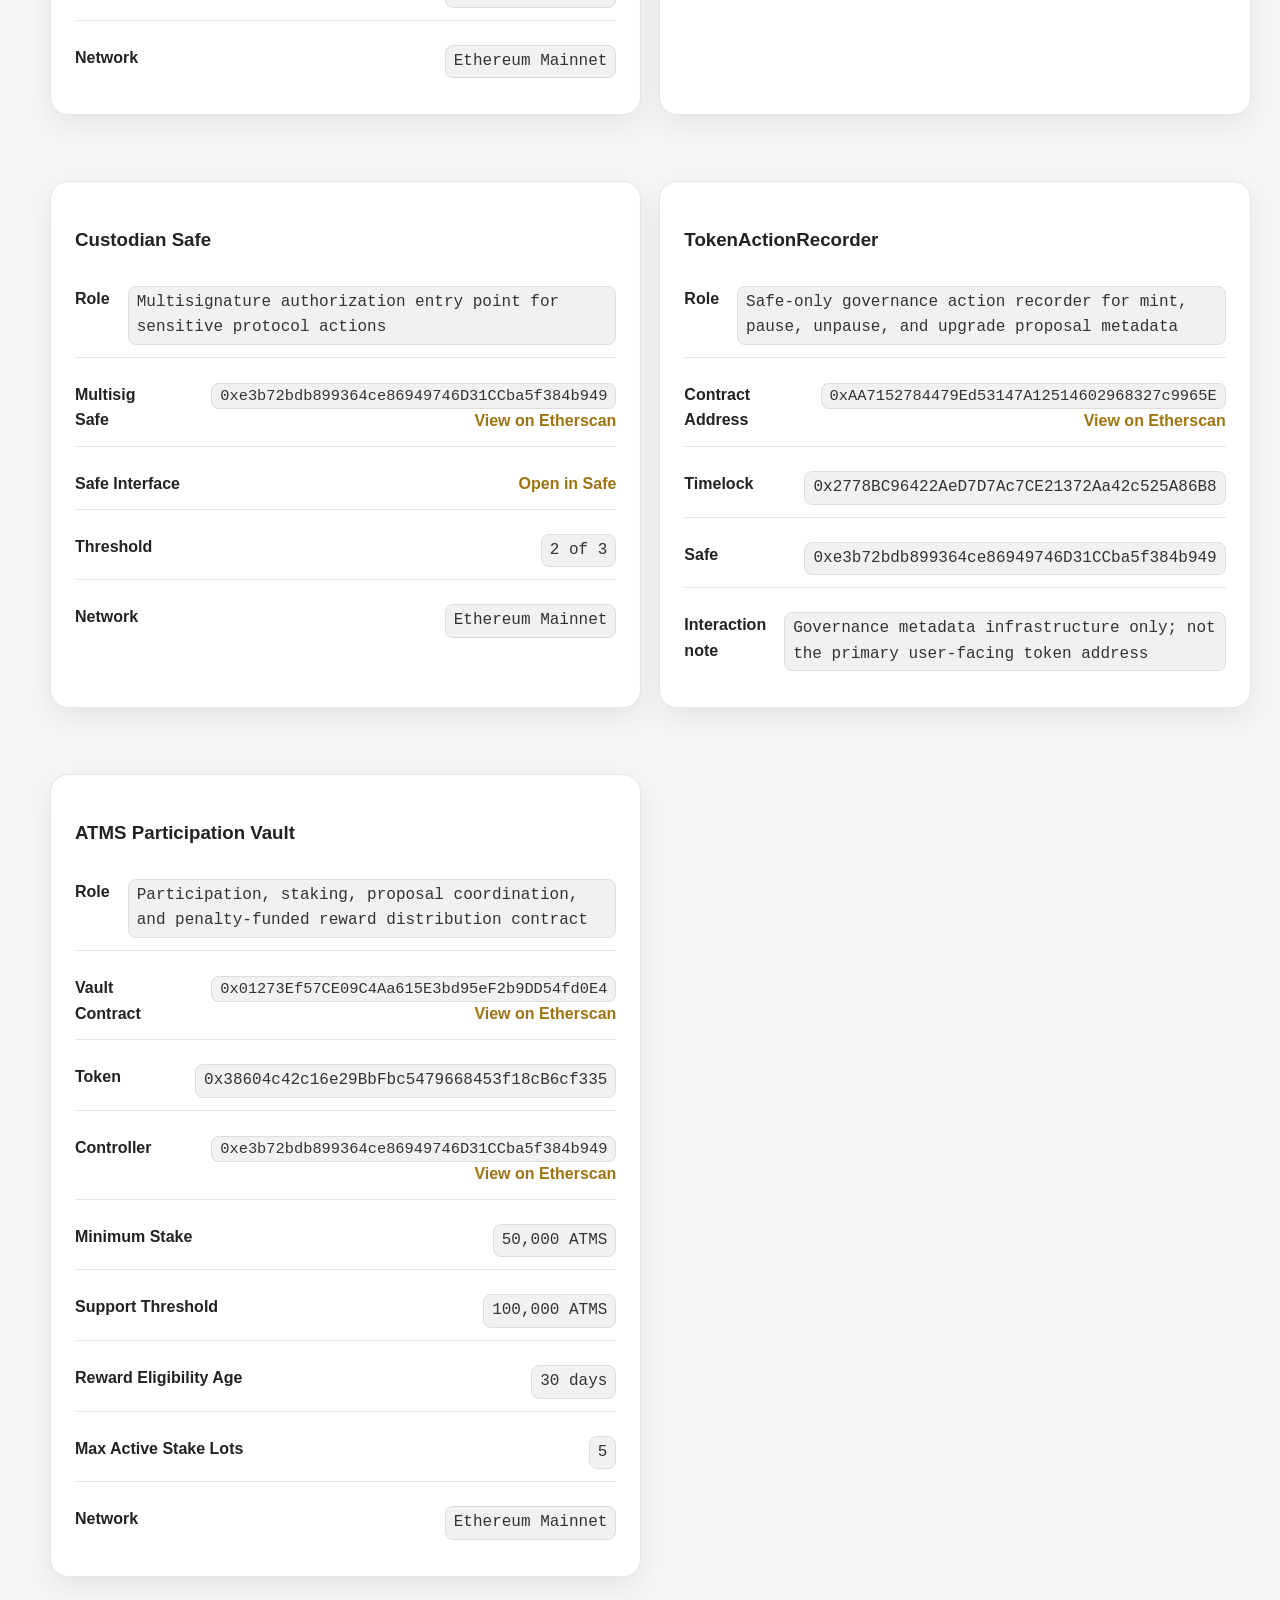
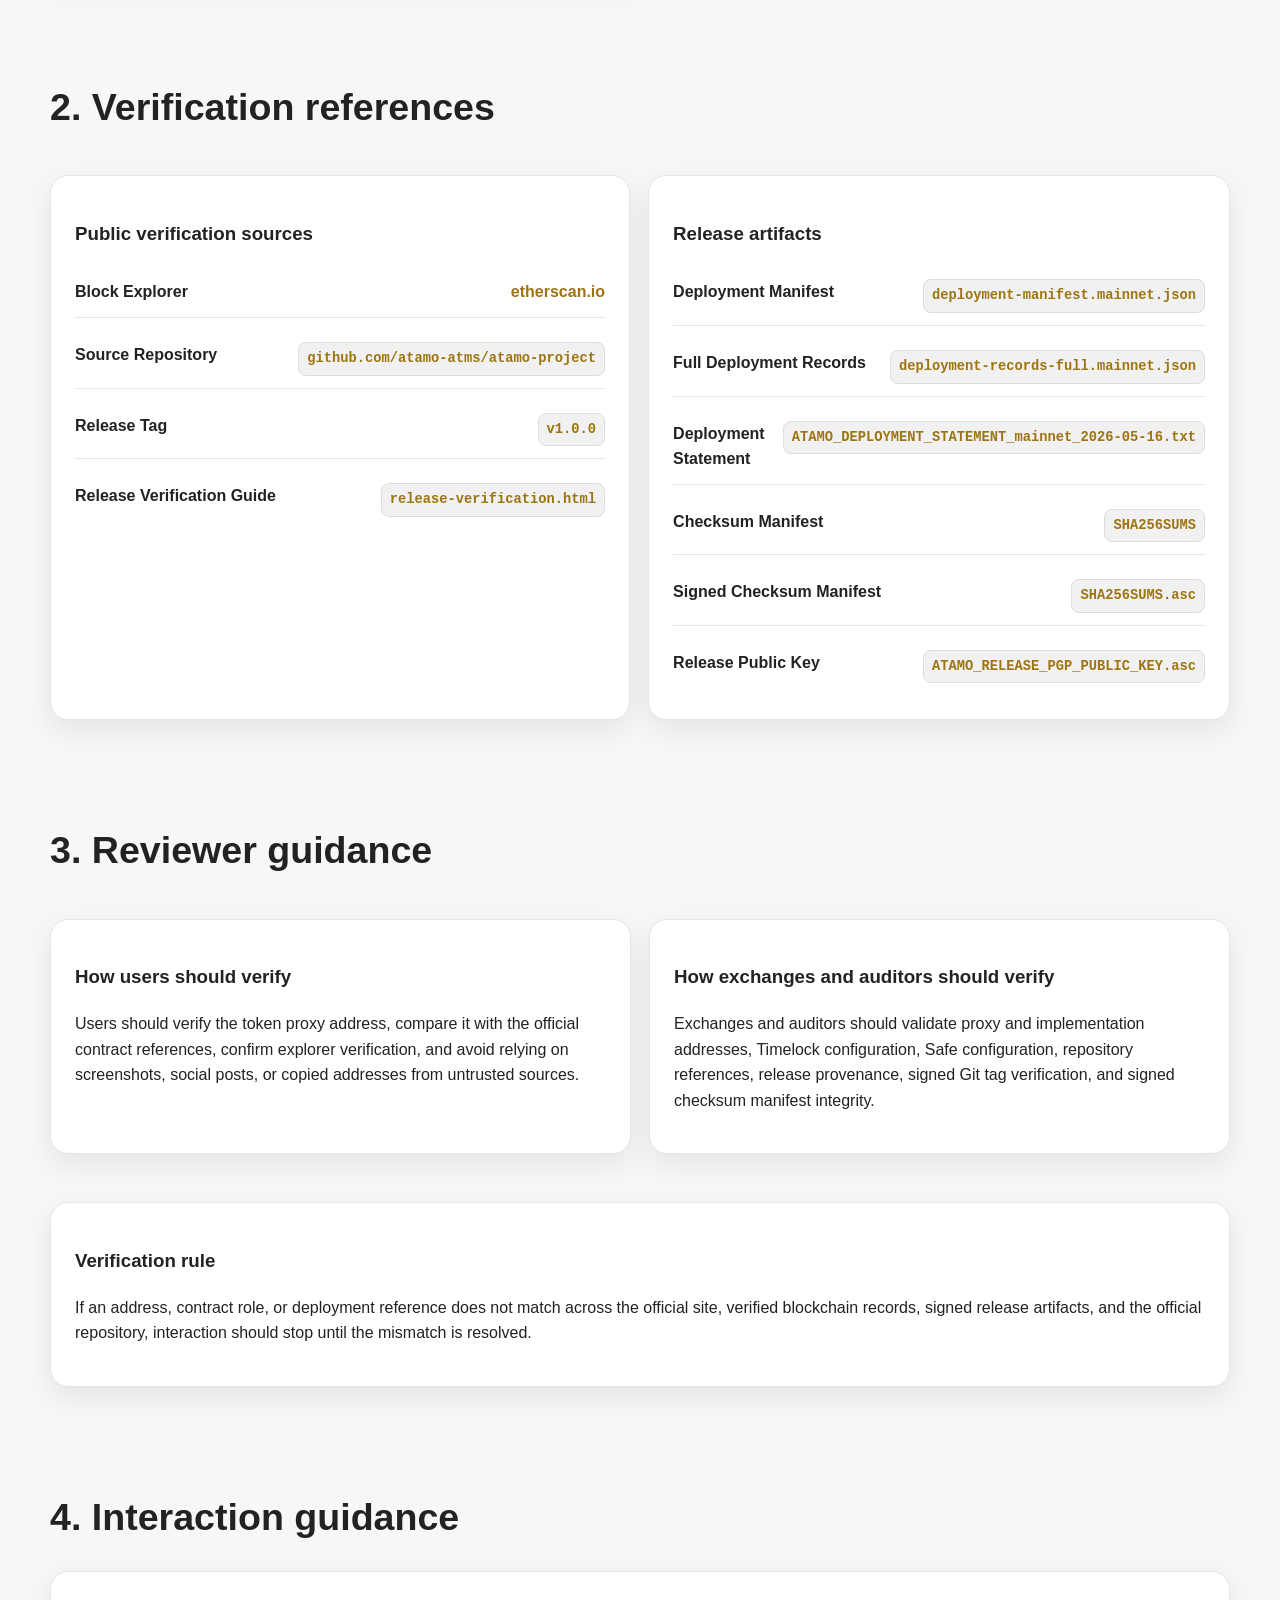
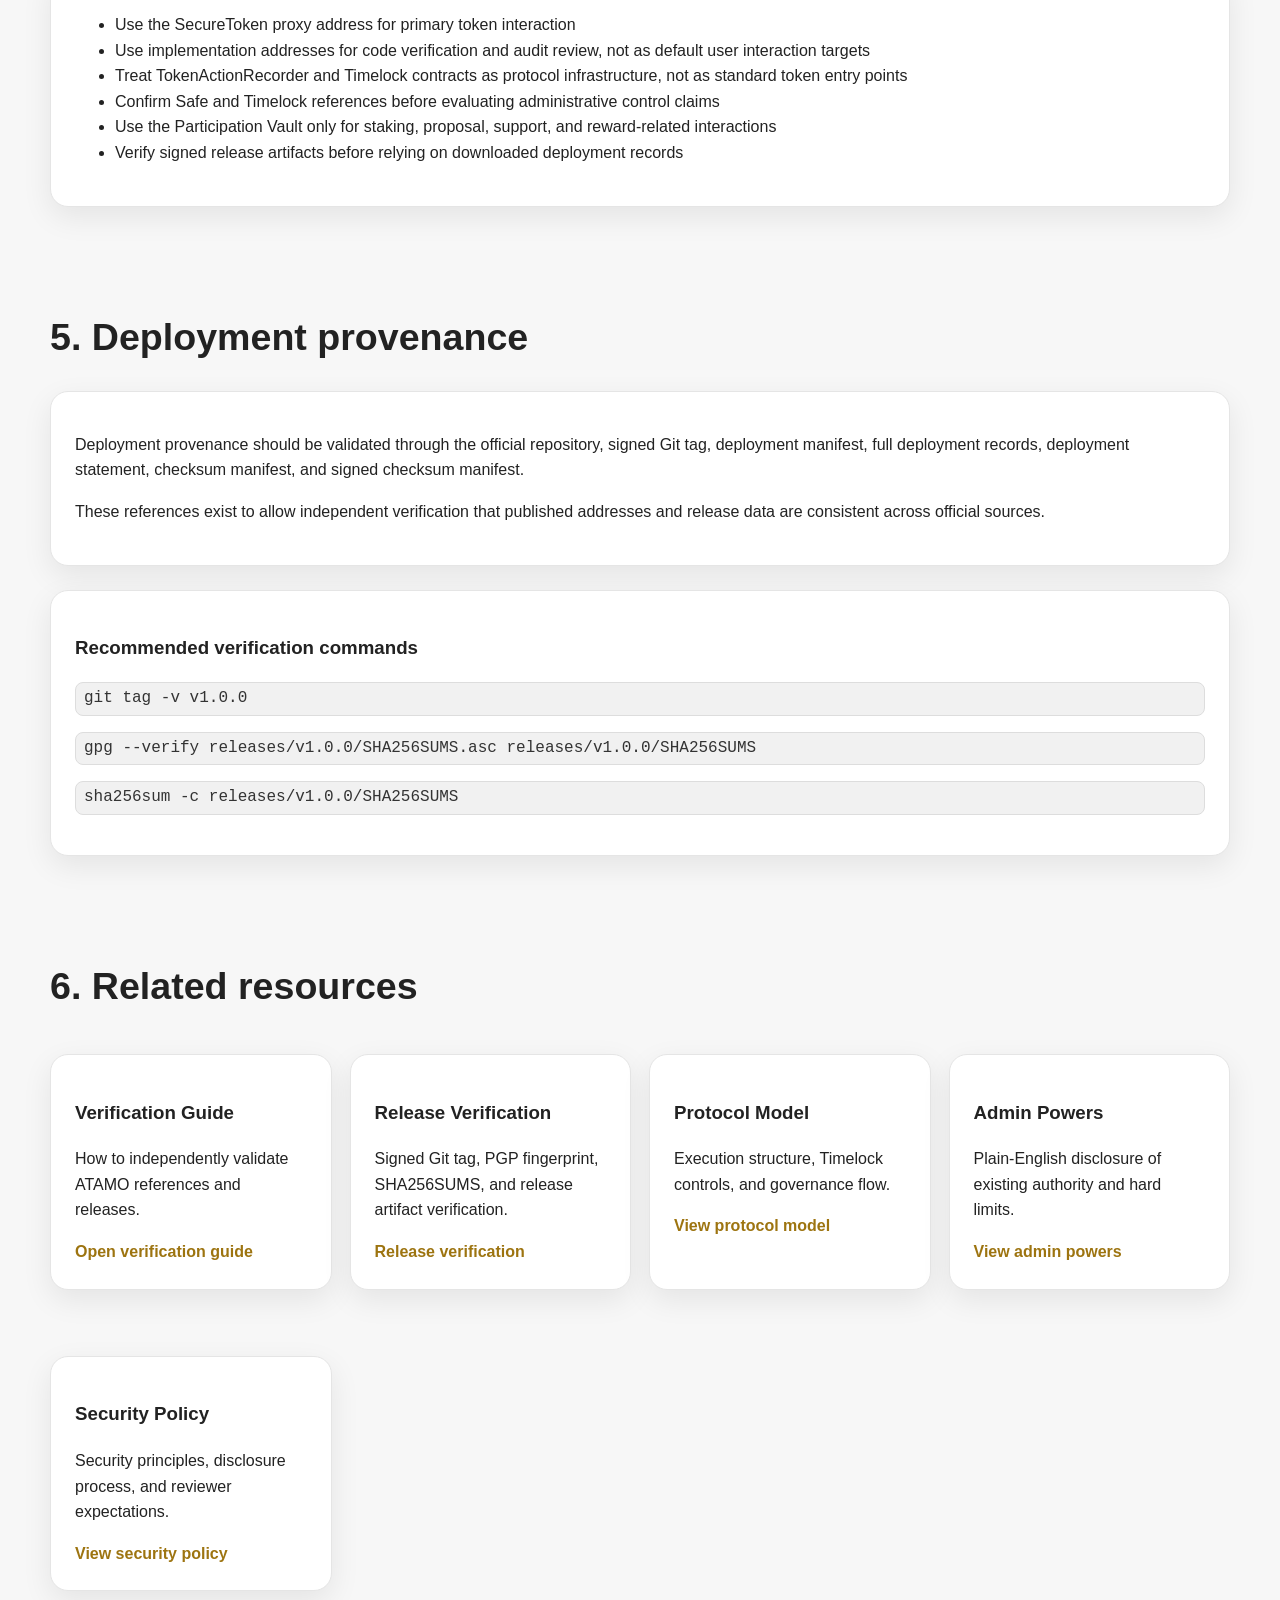
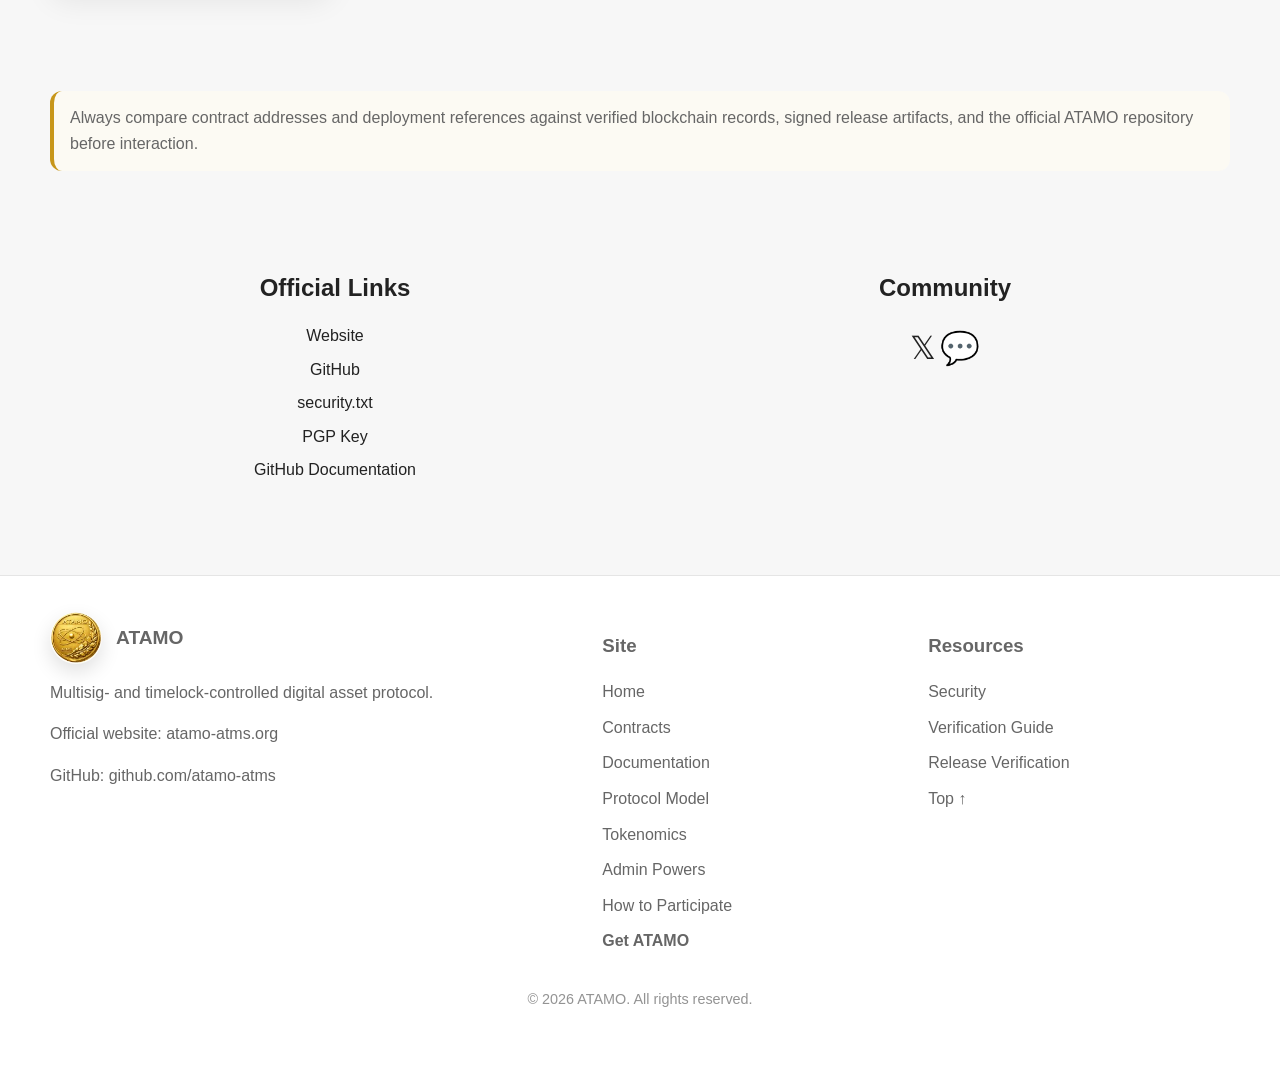
<file: contracts.html>
<!DOCTYPE html>
<html lang="en">
<head>
  <meta charset="UTF-8">
  <meta name="viewport" content="width=device-width, initial-scale=1.0">
  <title>ATAMO | Contracts</title>
  <meta name="description" content="Official deployment registry and public contract references for the ATAMO system.">
  <link rel="icon" href="favicon.png" type="image/png">
  <link rel="shortcut icon" href="favicon.ico">
  <link rel="stylesheet" href="style.css">
</head>
<body id="top">

<header class="topbar">
  <div class="container nav">
    <a href="index.html" class="brand">
      <img src="logo.webp" alt="ATAMO coin logo">
      <span>ATAMO</span>
    </a>

	<nav class="nav-links">
		<a href="contracts.html">Contracts</a>

		<div class="nav-dropdown">
			<span class="nav-dropdown-label">Documentation</span>

			<div class="dropdown-menu">
				<a href="documentation.html">Documentation</a>
				<a href="protocol-model.html">Protocol Model</a>
				<a href="tokenomics.html">Tokenomics</a>
			</div>
		</div>

		<a href="admin-powers.html">Admin Powers</a>
		
		<div class="nav-dropdown">
			<span class="nav-dropdown-label">Verification</span>

			<div class="dropdown-menu">
				<a href="verify.html">Verification Guide</a>
				<a href="release-verification.html">Release Verification</a>
			</div>
		</div>

		<a href="security.html">Security</a>
		<a href="participate.html">How to Participate</a>
		<a class="button button-primary" href="get-atamo.html">Get ATAMO</a>
	</nav>
  </div>
</header>

<main>
  <section class="page-hero">
    <div class="container page-hero-inner">
      <h1>Contracts</h1>
      <p>
        This page is the official public registry of ATAMO mainnet contract
        addresses and verification references. All addresses listed here should
        be validated against verified blockchain records, signed release artifacts,
        and official repository references before interaction.
      </p>
    </div>
  </section>

  <section id="registry-principle">
    <div class="container">
      <h2 class="section-title">Registry principle</h2>

      <div class="card_tokenomics">
        <p>
          This page defines the official ATAMO contract registry for Ethereum
          Mainnet.
        </p>
        <p>
          Contract interaction should rely only on addresses published through
          official ATAMO references and confirmed through public blockchain
          verification.
        </p>
        <p>
          If any address conflicts with verified explorer data, signed release
          artifacts, deployment records, or the official repository, it should be
          treated as untrusted until resolved.
        </p>
      </div>
    </div>
  </section>

  <section id="deployment-registry">
    <div class="container">
      <h2 class="section-title">1. Official deployment registry</h2>
      <p class="section-sub">
        The addresses below are the official ATAMO Ethereum Mainnet deployment
        references. Reviewers should validate each entry against explorer
        verification, repository references, and signed release artifacts.
      </p>

      <div class="grid grid-2">
        <article class="card_tokenomics">
          <h3>ATAMO Token</h3>

          <div class="kv">
            <div class="kv-row">
              <strong>Role</strong>
              <span class="code">Canonical user-facing ERC-20 token proxy</span>
            </div>

            <div class="kv-row">
              <strong>Token Proxy</strong>
              <div class="address-block">
                <span class="code">0x38604c42c16e29BbFbc5479668453f18cB6cf335</span>
                <a class="ref-link" href="https://etherscan.io/address/0x38604c42c16e29BbFbc5479668453f18cB6cf335" target="_blank" rel="noopener noreferrer">View on Etherscan</a>
              </div>
            </div>

            <div class="kv-row">
              <strong>Token Implementation</strong>
              <div class="address-block">
                <span class="code">0xD0E06380aF1927c5d929625406d7E9896a80C09c</span>
                <a class="ref-link" href="https://etherscan.io/address/0xD0E06380aF1927c5d929625406d7E9896a80C09c" target="_blank" rel="noopener noreferrer">View on Etherscan</a>
              </div>
            </div>

            <div class="kv-row">
              <strong>Token Name</strong>
              <span class="code">ATAMO</span>
            </div>

            <div class="kv-row">
              <strong>Token Symbol</strong>
              <span class="code">ATMS</span>
            </div>

            <div class="kv-row">
              <strong>Decimals</strong>
              <span class="code">18</span>
            </div>

            <div class="kv-row">
              <strong>Max Supply</strong>
              <span class="code">200,000,000 ATMS</span>
            </div>

            <div class="kv-row">
              <strong>Network</strong>
              <span class="code">Ethereum Mainnet</span>
            </div>
          </div>
        </article>

        <article class="card_tokenomics">
          <h3>Timelock</h3>

          <div class="kv">
            <div class="kv-row">
              <strong>Role</strong>
              <span class="code">Delayed execution layer for sensitive administrative actions</span>
            </div>

            <div class="kv-row">
              <strong>Timelock Proxy</strong>
              <div class="address-block">
                <span class="code">0x2778BC96422AeD7D7Ac7CE21372Aa42c525A86B8</span>
                <a class="ref-link" href="https://etherscan.io/address/0x2778BC96422AeD7D7Ac7CE21372Aa42c525A86B8" target="_blank" rel="noopener noreferrer">View on Etherscan</a>
              </div>
            </div>

            <div class="kv-row">
              <strong>Timelock Implementation</strong>
              <div class="address-block">
                <span class="code">0xb0d8dc6a08Cb4F93a795c53867ac990C8ce4B0E0</span>
                <a class="ref-link" href="https://etherscan.io/address/0xb0d8dc6a08Cb4F93a795c53867ac990C8ce4B0E0" target="_blank" rel="noopener noreferrer">View on Etherscan</a>
              </div>
            </div>

            <div class="kv-row">
              <strong>Minimum Delay</strong>
              <span class="code">2 days / 172800 seconds</span>
            </div>

            <div class="kv-row">
              <strong>Grace Period</strong>
              <span class="code">60 days / 5184000 seconds</span>
            </div>

            <div class="kv-row">
              <strong>Owner</strong>
              <span class="code">ATAMO Custodian Safe</span>
            </div>
          </div>
        </article>

        <article class="card_tokenomics">
          <h3>Custodian Safe</h3>

          <div class="kv">
            <div class="kv-row">
              <strong>Role</strong>
              <span class="code">Multisignature authorization entry point for sensitive protocol actions</span>
            </div>

            <div class="kv-row">
              <strong>Multisig Safe</strong>
              <div class="address-block">
                <span class="code">0xe3b72bdb899364ce86949746D31CCba5f384b949</span>
                <a class="ref-link" href="https://etherscan.io/address/0xe3b72bdb899364ce86949746D31CCba5f384b949" target="_blank" rel="noopener noreferrer">View on Etherscan</a>
              </div>
            </div>

            <div class="kv-row">
              <strong>Safe Interface</strong>
              <div class="address-block">
                <a class="ref-link" href="https://app.safe.global/home?safe=eth:0xe3b72bdb899364ce86949746D31CCba5f384b949" target="_blank" rel="noopener noreferrer">Open in Safe</a>
              </div>
            </div>

            <div class="kv-row">
              <strong>Threshold</strong>
              <span class="code">2 of 3</span>
            </div>

            <div class="kv-row">
              <strong>Network</strong>
              <span class="code">Ethereum Mainnet</span>
            </div>
          </div>
        </article>

        <article class="card_tokenomics">
          <h3>TokenActionRecorder</h3>

          <div class="kv">
            <div class="kv-row">
              <strong>Role</strong>
              <span class="code">Safe-only governance action recorder for mint, pause, unpause, and upgrade proposal metadata</span>
            </div>

            <div class="kv-row">
              <strong>Contract Address</strong>
              <div class="address-block">
                <span class="code">0xAA7152784479Ed53147A12514602968327c9965E</span>
                <a class="ref-link" href="https://etherscan.io/address/0xAA7152784479Ed53147A12514602968327c9965E" target="_blank" rel="noopener noreferrer">View on Etherscan</a>
              </div>
            </div>

            <div class="kv-row">
              <strong>Timelock</strong>
              <span class="code">0x2778BC96422AeD7D7Ac7CE21372Aa42c525A86B8</span>
            </div>

            <div class="kv-row">
              <strong>Safe</strong>
              <span class="code">0xe3b72bdb899364ce86949746D31CCba5f384b949</span>
            </div>

            <div class="kv-row">
              <strong>Interaction note</strong>
              <span class="code">Governance metadata infrastructure only; not the primary user-facing token address</span>
            </div>
          </div>
        </article>

        <article class="card_tokenomics">
          <h3>ATMS Participation Vault</h3>

          <div class="kv">
            <div class="kv-row">
              <strong>Role</strong>
              <span class="code">Participation, staking, proposal coordination, and penalty-funded reward distribution contract</span>
            </div>

            <div class="kv-row">
              <strong>Vault Contract</strong>
              <div class="address-block">
                <span class="code">0x01273Ef57CE09C4Aa615E3bd95eF2b9DD54fd0E4</span>
                <a class="ref-link" href="https://etherscan.io/address/0x01273Ef57CE09C4Aa615E3bd95eF2b9DD54fd0E4" target="_blank" rel="noopener noreferrer">View on Etherscan</a>
              </div>
            </div>

            <div class="kv-row">
              <strong>Token</strong>
              <span class="code">0x38604c42c16e29BbFbc5479668453f18cB6cf335</span>
            </div>

            <div class="kv-row">
              <strong>Controller</strong>
              <div class="address-block">
                <span class="code">0xe3b72bdb899364ce86949746D31CCba5f384b949</span>
                <a class="ref-link" href="https://etherscan.io/address/0xe3b72bdb899364ce86949746D31CCba5f384b949" target="_blank" rel="noopener noreferrer">View on Etherscan</a>
              </div>
            </div>

            <div class="kv-row">
              <strong>Minimum Stake</strong>
              <span class="code">50,000 ATMS</span>
            </div>

            <div class="kv-row">
              <strong>Support Threshold</strong>
              <span class="code">100,000 ATMS</span>
            </div>

            <div class="kv-row">
              <strong>Reward Eligibility Age</strong>
              <span class="code">30 days</span>
            </div>

            <div class="kv-row">
              <strong>Max Active Stake Lots</strong>
              <span class="code">5</span>
            </div>

            <div class="kv-row">
              <strong>Network</strong>
              <span class="code">Ethereum Mainnet</span>
            </div>
          </div>
        </article>
      </div>
    </div>
  </section>

  <section id="verification-references">
    <div class="container">
      <h2 class="section-title">2. Verification references</h2>

      <div class="grid grid-2">
        <article class="card_tokenomics">
          <h3>Public verification sources</h3>

          <div class="kv">
            <div class="kv-row">
              <strong>Block Explorer</strong>
              <a class="ref-link" href="https://etherscan.io/" target="_blank" rel="noopener noreferrer">etherscan.io</a>
            </div>

            <div class="kv-row">
              <strong>Source Repository</strong>
              <span class="code">
                <a class="ref-link" href="https://github.com/atamo-atms/atamo-project" target="_blank" rel="noopener noreferrer">
                  github.com/atamo-atms/atamo-project
                </a>
              </span>
            </div>

            <div class="kv-row">
              <strong>Release Tag</strong>
              <span class="code">
                <a class="ref-link" href="https://github.com/atamo-atms/atamo-project/releases/tag/v1.0.0" target="_blank" rel="noopener noreferrer">
                  v1.0.0
                </a>
              </span>
            </div>

            <div class="kv-row">
              <strong>Release Verification Guide</strong>
              <span class="code">
                <a class="ref-link" href="release-verification.html">release-verification.html</a>
              </span>
            </div>
          </div>
        </article>

        <article class="card_tokenomics">
          <h3>Release artifacts</h3>

          <div class="kv">
            <div class="kv-row">
              <strong>Deployment Manifest</strong>
              <span class="code">
                <a class="ref-link" href="releases/v1.0.0/deployment-manifest.mainnet.json">deployment-manifest.mainnet.json</a>
              </span>
            </div>

            <div class="kv-row">
              <strong>Full Deployment Records</strong>
              <span class="code">
                <a class="ref-link" href="releases/v1.0.0/deployment-records-full.mainnet.json">deployment-records-full.mainnet.json</a>
              </span>
            </div>

            <div class="kv-row">
              <strong>Deployment Statement</strong>
              <span class="code">
                <a class="ref-link" href="releases/v1.0.0/ATAMO_DEPLOYMENT_STATEMENT_mainnet_2026-05-16.txt">ATAMO_DEPLOYMENT_STATEMENT_mainnet_2026-05-16.txt</a>
              </span>
            </div>

            <div class="kv-row">
              <strong>Checksum Manifest</strong>
              <span class="code">
                <a class="ref-link" href="releases/v1.0.0/SHA256SUMS">SHA256SUMS</a>
              </span>
            </div>

            <div class="kv-row">
              <strong>Signed Checksum Manifest</strong>
              <span class="code">
                <a class="ref-link" href="releases/v1.0.0/SHA256SUMS.asc">SHA256SUMS.asc</a>
              </span>
            </div>

            <div class="kv-row">
              <strong>Release Public Key</strong>
              <span class="code">
                <a class="ref-link" href="releases/v1.0.0/ATAMO_RELEASE_PGP_PUBLIC_KEY.asc">ATAMO_RELEASE_PGP_PUBLIC_KEY.asc</a>
              </span>
            </div>
          </div>
        </article>
      </div>
    </div>
  </section>

  <section id="reviewer-guidance">
    <div class="container">
      <h2 class="section-title">3. Reviewer guidance</h2>

      <div class="grid grid-2">
        <article class="card_tokenomics">
          <h3>How users should verify</h3>
          <p>
            Users should verify the token proxy address, compare it with the
            official contract references, confirm explorer verification, and avoid
            relying on screenshots, social posts, or copied addresses from
            untrusted sources.
          </p>
        </article>

        <article class="card_tokenomics">
          <h3>How exchanges and auditors should verify</h3>
          <p>
            Exchanges and auditors should validate proxy and implementation
            addresses, Timelock configuration, Safe configuration, repository
            references, release provenance, signed Git tag verification, and
            signed checksum manifest integrity.
          </p>
        </article>
      </div>

      <div class="card_tokenomics">
        <h3>Verification rule</h3>
        <p>
          If an address, contract role, or deployment reference does not match
          across the official site, verified blockchain records, signed release
          artifacts, and the official repository, interaction should stop until
          the mismatch is resolved.
        </p>
      </div>
    </div>
  </section>

  <section id="interaction-guidance">
    <div class="container">
      <h2 class="section-title">4. Interaction guidance</h2>

      <div class="card_tokenomics">
        <ul>
          <li>Use the SecureToken proxy address for primary token interaction</li>
          <li>Use implementation addresses for code verification and audit review, not as default user interaction targets</li>
          <li>Treat TokenActionRecorder and Timelock contracts as protocol infrastructure, not as standard token entry points</li>
          <li>Confirm Safe and Timelock references before evaluating administrative control claims</li>
          <li>Use the Participation Vault only for staking, proposal, support, and reward-related interactions</li>
          <li>Verify signed release artifacts before relying on downloaded deployment records</li>
        </ul>
      </div>
    </div>
  </section>

  <section id="deployment-provenance">
    <div class="container">
      <h2 class="section-title">5. Deployment provenance</h2>

      <div class="card_tokenomics">
        <p>
          Deployment provenance should be validated through the official repository,
          signed Git tag, deployment manifest, full deployment records, deployment
          statement, checksum manifest, and signed checksum manifest.
        </p>
        <p>
          These references exist to allow independent verification that published
          addresses and release data are consistent across official sources.
        </p>
      </div>

      <div class="card_tokenomics">
        <h3>Recommended verification commands</h3>
        <p class="code">git tag -v v1.0.0</p>
        <p class="code">gpg --verify releases/v1.0.0/SHA256SUMS.asc releases/v1.0.0/SHA256SUMS</p>
        <p class="code">sha256sum -c releases/v1.0.0/SHA256SUMS</p>
      </div>
    </div>
  </section>

  <section id="related-resources">
    <div class="container">
      <h2 class="section-title">6. Related resources</h2>

      <div class="resources">
        <div class="card_tokenomics">
          <h3>Verification Guide</h3>
          <p>How to independently validate ATAMO references and releases.</p>
          <a class="resource-link" href="verify.html">Open verification guide</a>
        </div>

        <div class="card_tokenomics">
          <h3>Release Verification</h3>
          <p>Signed Git tag, PGP fingerprint, SHA256SUMS, and release artifact verification.</p>
          <a class="resource-link" href="release-verification.html">Release verification</a>
        </div>

        <div class="card_tokenomics">
          <h3>Protocol Model</h3>
          <p>Execution structure, Timelock controls, and governance flow.</p>
          <a class="resource-link" href="protocol-model.html">View protocol model</a>
        </div>

        <div class="card_tokenomics">
          <h3>Admin Powers</h3>
          <p>Plain-English disclosure of existing authority and hard limits.</p>
          <a class="resource-link" href="admin-powers.html">View admin powers</a>
        </div>

        <div class="card_tokenomics">
          <h3>Security Policy</h3>
          <p>Security principles, disclosure process, and reviewer expectations.</p>
          <a class="resource-link" href="security.html">View security policy</a>
        </div>
      </div>
    </div>
  </section>

  <section>
    <div class="container">
      <div class="notice">
        Always compare contract addresses and deployment references against
        verified blockchain records, signed release artifacts, and the official
        ATAMO repository before interaction.
      </div>
    </div>
  </section>
</main>


<section class="official-links">
  <div class="container official-links-grid">

    <div>
      <h2>Official Links</h2>
      <ul>
        <li><a href="https://atamo-atms.org">Website</a></li>
        <li><a href="https://github.com/atamo-atms">GitHub</a></li>
        <li><a href="/.well-known/security.txt">security.txt</a></li>
        <li><a href="/.well-known/pgp-key.txt">PGP Key</a></li>
        <li><a href="https://github.com/atamo-atms/atamo-project/tree/main/docs">GitHub Documentation</a></li>
      </ul>
    </div>

    <div>
      <h2>Community</h2>

			<a href="https://x.com/ATAMO_ATMS" target="_blank" rel="noopener noreferrer"><span class="icon">𝕏</span></a>

			<a href="https://discord.gg/TYCAYaHaF" target="_blank" rel="noopener noreferrer"><span class="icon">💬</span></a>
    </div>

  </div>
</section>


<footer>
  <div class="container footer-grid">
    <div>
      <div class="brand">
        <img src="logo.webp" alt="ATAMO logo">
        <span>ATAMO</span>
      </div>

      <p>Multisig- and timelock-controlled digital asset protocol.</p>

      <p>
        Official website:
        <a href="https://atamo-atms.org">atamo-atms.org</a>
      </p>

      <p>
        GitHub:
        <a href="https://github.com/atamo-atms">github.com/atamo-atms</a>
      </p>
    </div>

    <div>
      <h3>Site</h3>
      <div class="footer-links">
        <a href="index.html">Home</a>
		<a href="contracts.html">Contracts</a>
        <a href="documentation.html">Documentation</a>
	    <a href="protocol-model.html">Protocol Model</a>
	    <a href="tokenomics.html">Tokenomics</a>
	    <a href="admin-powers.html">Admin Powers</a>
		<a href="participate.html">How to Participate</a>
        <a class="highlight" href="get-atamo.html">Get ATAMO</a>
      </div>
    </div>

    <div>
      <h3>Resources</h3>
      <div class="footer-links">
        <a href="security.html">Security</a>
        <a href="verify.html">Verification Guide</a>
        <a href="release-verification.html">Release Verification</a>
        <a href="#top">Top ↑</a>
      </div>
    </div>
  </div>

  <div class="footer-bottom">
    <p>© 2026 ATAMO. All rights reserved.</p>
  </div>
</footer>

</body>
</html>
</file>
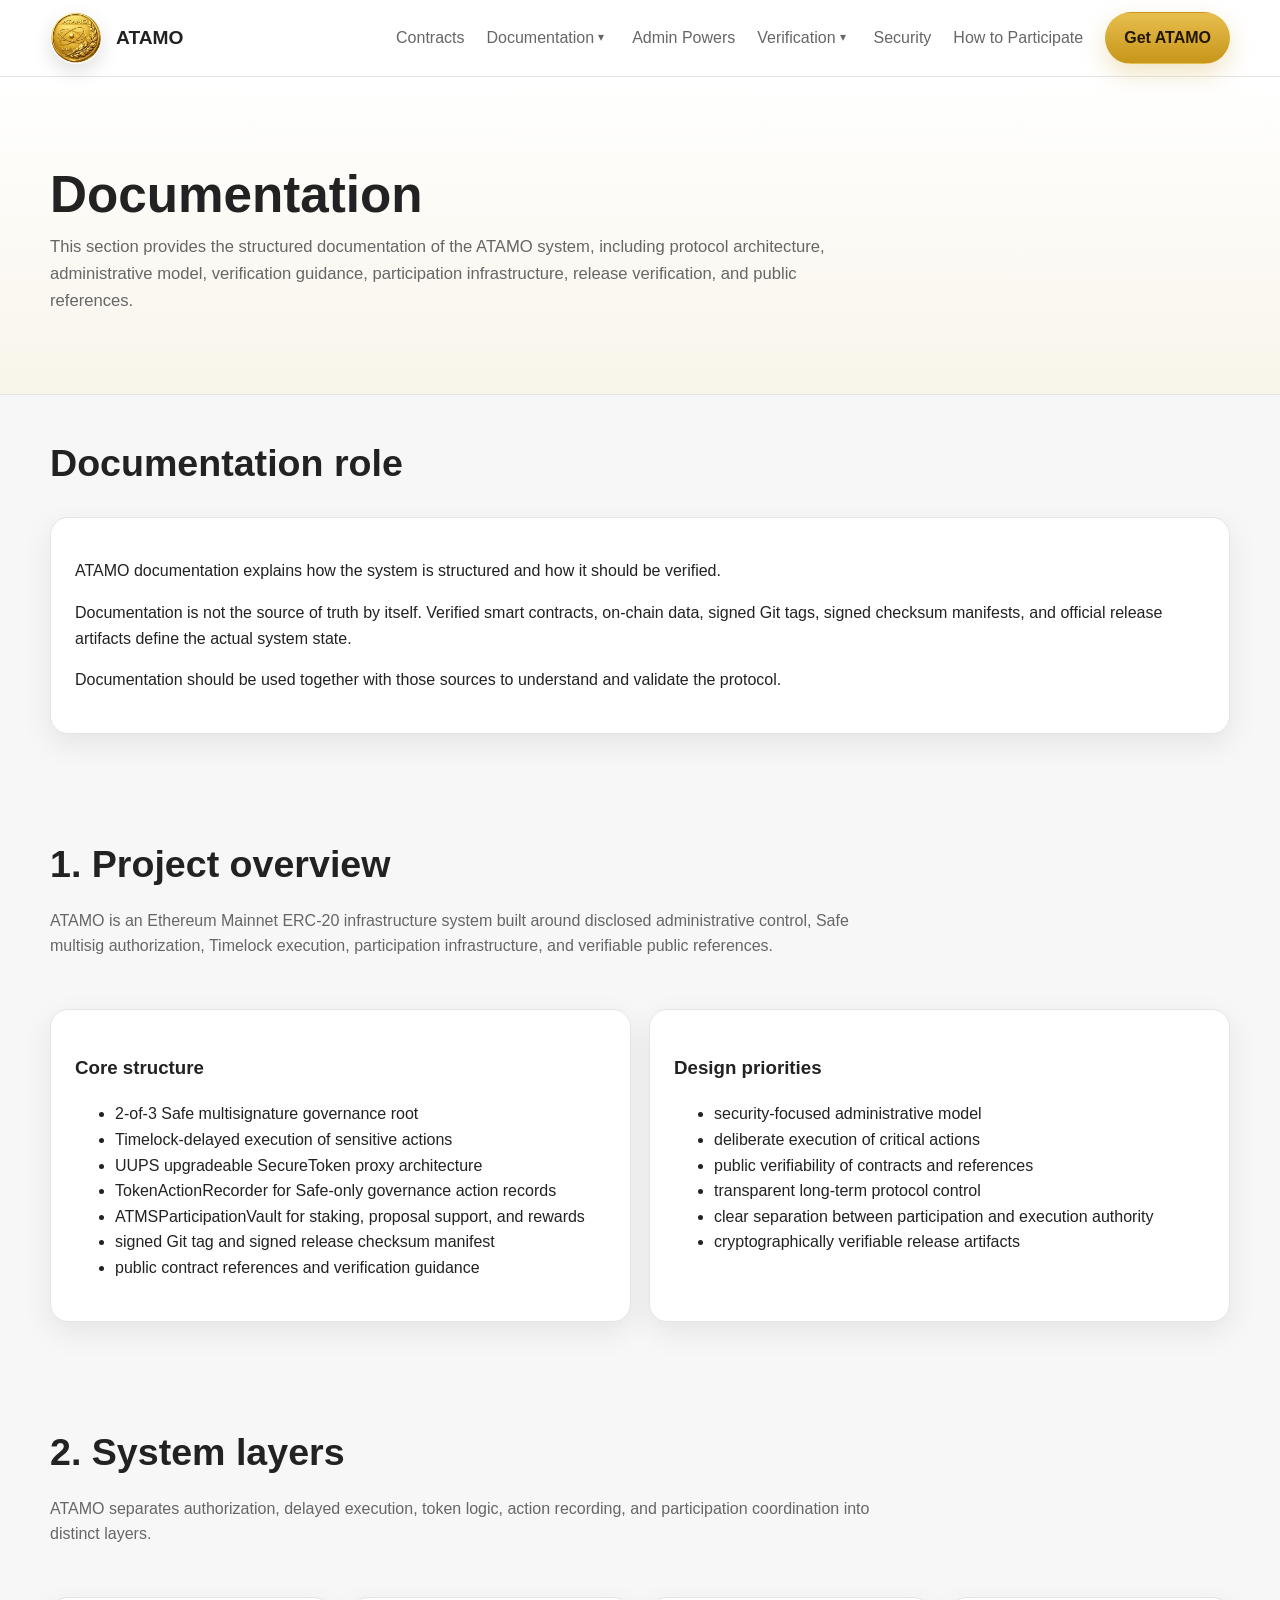
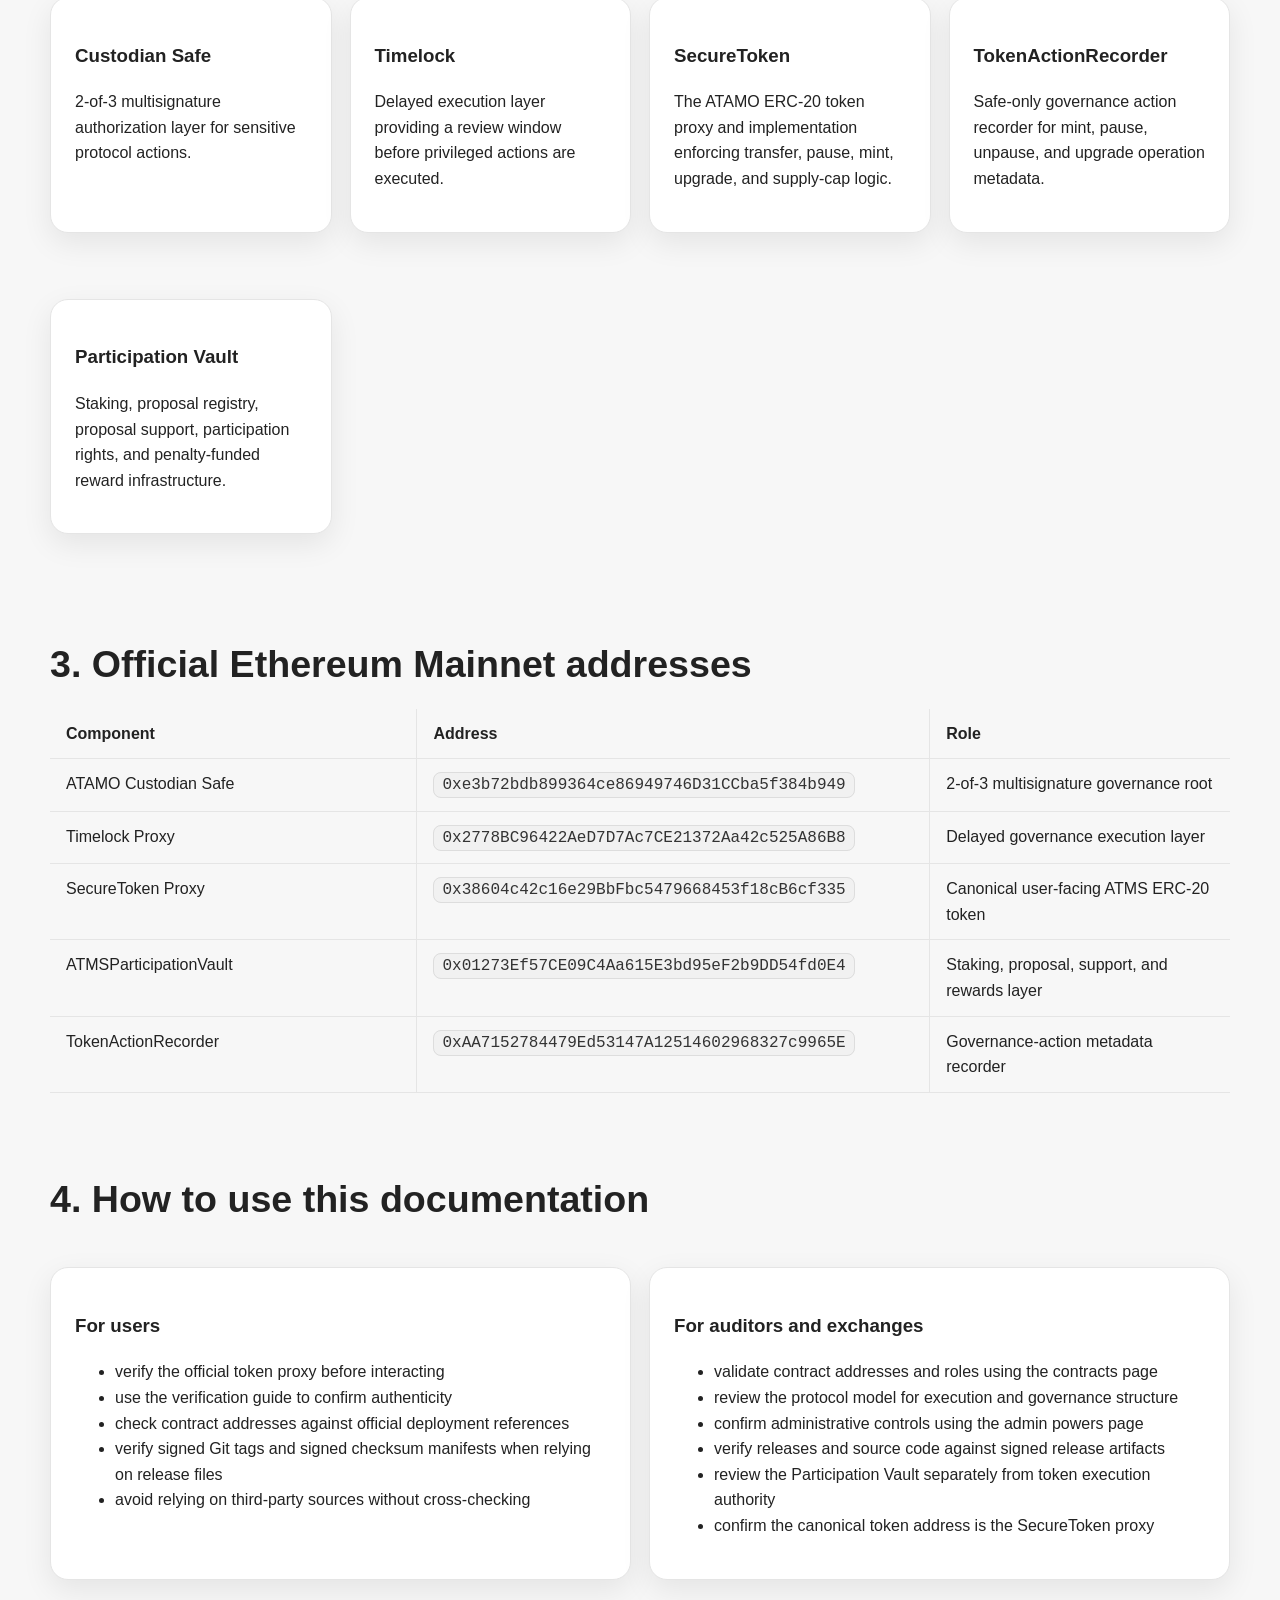
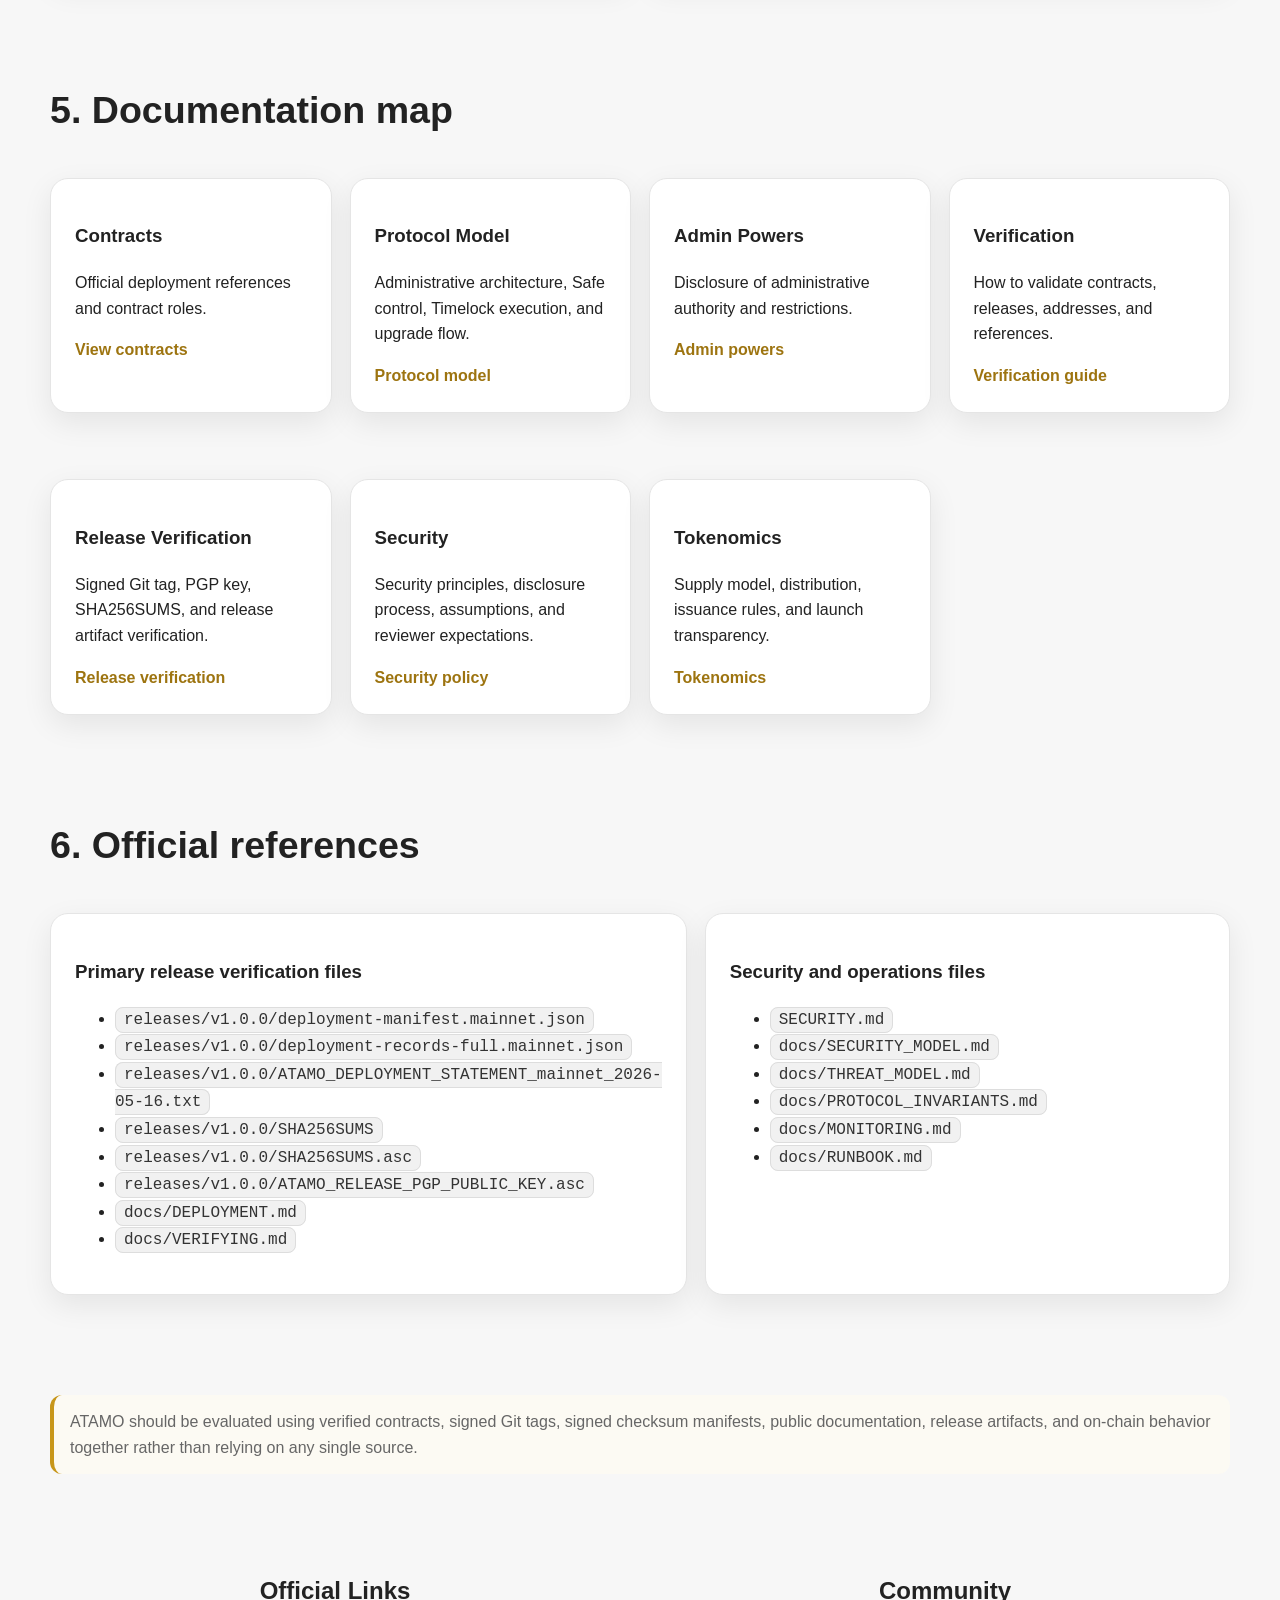
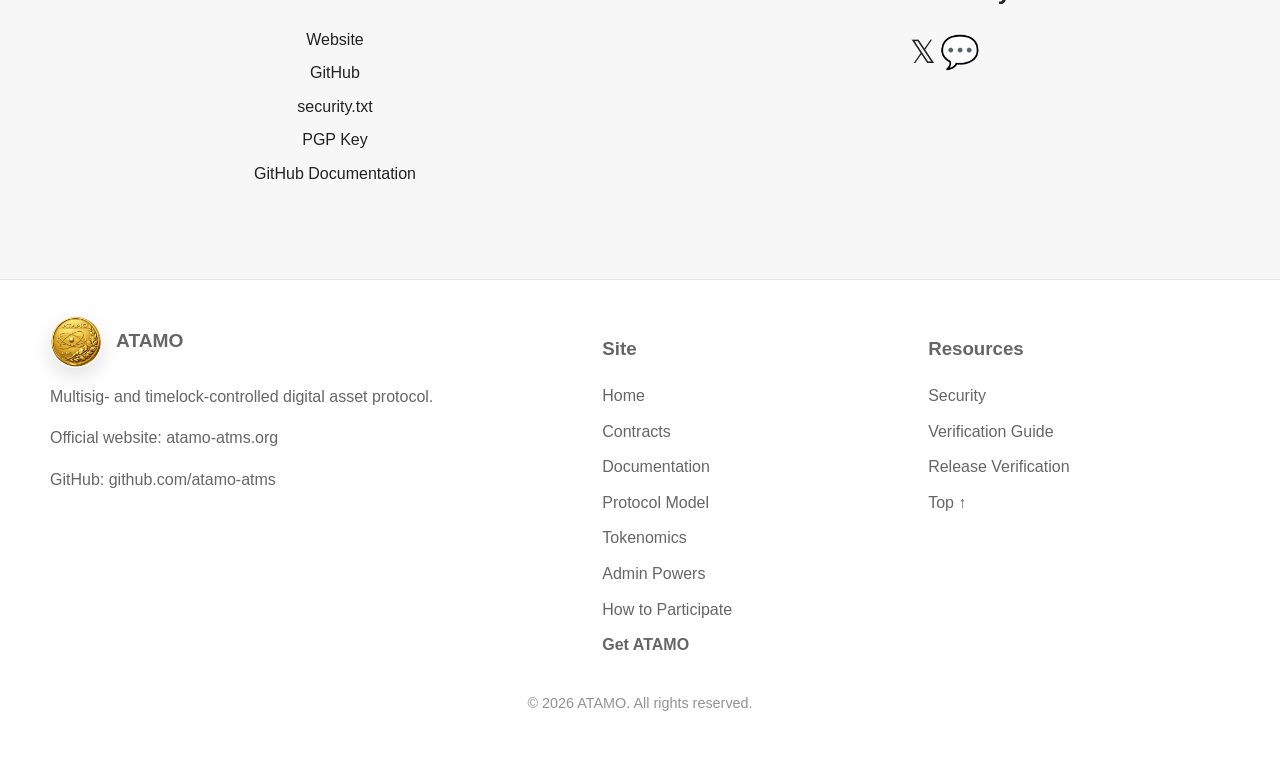
<file: documentation.html>
<!DOCTYPE html>
<html lang="en">
<head>
  <meta charset="UTF-8">
  <meta name="viewport" content="width=device-width, initial-scale=1.0">
  <title>ATAMO | Documentation</title>
  <meta name="description" content="High-level public documentation describing the structure, priorities, and verification model of ATAMO.">
  <link rel="icon" href="favicon.png" type="image/png">
  <link rel="shortcut icon" href="favicon.ico">
  <link rel="stylesheet" href="style.css">
</head>
<body id="top">

<header class="topbar">
  <div class="container nav">
    <a href="index.html" class="brand">
      <img src="logo.webp" alt="ATAMO coin logo">
      <span>ATAMO</span>
    </a>

	<nav class="nav-links">
		<a href="contracts.html">Contracts</a>

		<div class="nav-dropdown">
			<span class="nav-dropdown-label">Documentation</span>

			<div class="dropdown-menu">
				<a href="documentation.html">Documentation</a>
				<a href="protocol-model.html">Protocol Model</a>
				<a href="tokenomics.html">Tokenomics</a>
			</div>
		</div>

		<a href="admin-powers.html">Admin Powers</a>
		
		<div class="nav-dropdown">
			<span class="nav-dropdown-label">Verification</span>

			<div class="dropdown-menu">
				<a href="verify.html">Verification Guide</a>
				<a href="release-verification.html">Release Verification</a>
			</div>
		</div>

		<a href="security.html">Security</a>
		<a href="participate.html">How to Participate</a>
		<a class="button button-primary" href="get-atamo.html">Get ATAMO</a>
	</nav>
  </div>
</header>

<main>
  <section class="page-hero">
    <div class="container page-hero-inner">
      <h1>Documentation</h1>
      <p>
        This section provides the structured documentation of the ATAMO system,
        including protocol architecture, administrative model, verification guidance,
        participation infrastructure, release verification, and public references.
      </p>
    </div>
  </section>

  <section id="documentation-role">
    <div class="container">
      <h2 class="section-title">Documentation role</h2>

      <div class="card_tokenomics">
        <p>
          ATAMO documentation explains how the system is structured and how it
          should be verified.
        </p>
        <p>
          Documentation is not the source of truth by itself. Verified smart
          contracts, on-chain data, signed Git tags, signed checksum manifests,
          and official release artifacts define the actual system state.
        </p>
        <p>
          Documentation should be used together with those sources to understand
          and validate the protocol.
        </p>
      </div>
    </div>
  </section>

  <section id="project-overview">
    <div class="container">
      <h2 class="section-title">1. Project overview</h2>
      <p class="section-sub">
        ATAMO is an Ethereum Mainnet ERC-20 infrastructure system built around
        disclosed administrative control, Safe multisig authorization, Timelock
        execution, participation infrastructure, and verifiable public references.
      </p>

      <div class="grid grid-2">
        <article class="card_tokenomics">
          <h3>Core structure</h3>
          <ul>
            <li>2-of-3 Safe multisignature governance root</li>
            <li>Timelock-delayed execution of sensitive actions</li>
            <li>UUPS upgradeable SecureToken proxy architecture</li>
            <li>TokenActionRecorder for Safe-only governance action records</li>
            <li>ATMSParticipationVault for staking, proposal support, and rewards</li>
            <li>signed Git tag and signed release checksum manifest</li>
            <li>public contract references and verification guidance</li>
          </ul>
        </article>

        <article class="card_tokenomics">
          <h3>Design priorities</h3>
          <ul>
            <li>security-focused administrative model</li>
            <li>deliberate execution of critical actions</li>
            <li>public verifiability of contracts and references</li>
            <li>transparent long-term protocol control</li>
            <li>clear separation between participation and execution authority</li>
            <li>cryptographically verifiable release artifacts</li>
          </ul>
        </article>
      </div>
    </div>
  </section>

  <section id="system-layers">
    <div class="container">
      <h2 class="section-title">2. System layers</h2>
      <p class="section-sub">
        ATAMO separates authorization, delayed execution, token logic,
        action recording, and participation coordination into distinct layers.
      </p>

      <div class="grid grid-4">
        <article class="card_tokenomics">
          <h3>Custodian Safe</h3>
          <p>
            2-of-3 multisignature authorization layer for sensitive protocol actions.
          </p>
        </article>

        <article class="card_tokenomics">
          <h3>Timelock</h3>
          <p>
            Delayed execution layer providing a review window before privileged
            actions are executed.
          </p>
        </article>

        <article class="card_tokenomics">
          <h3>SecureToken</h3>
          <p>
            The ATAMO ERC-20 token proxy and implementation enforcing transfer,
            pause, mint, upgrade, and supply-cap logic.
          </p>
        </article>

        <article class="card_tokenomics">
          <h3>TokenActionRecorder</h3>
          <p>
            Safe-only governance action recorder for mint, pause, unpause, and
            upgrade operation metadata.
          </p>
        </article>

        <article class="card_tokenomics">
          <h3>Participation Vault</h3>
          <p>
            Staking, proposal registry, proposal support, participation rights,
            and penalty-funded reward infrastructure.
          </p>
        </article>
      </div>
    </div>
  </section>

  <section id="official-addresses">
    <div class="container">
      <h2 class="section-title">3. Official Ethereum Mainnet addresses</h2>

      <div class="table-wrap">
        <table>
          <thead>
            <tr>
              <th>Component</th>
              <th>Address</th>
              <th>Role</th>
            </tr>
          </thead>
          <tbody>
            <tr>
              <td>ATAMO Custodian Safe</td>
              <td><span class="code">0xe3b72bdb899364ce86949746D31CCba5f384b949</span></td>
              <td>2-of-3 multisignature governance root</td>
            </tr>
            <tr>
              <td>Timelock Proxy</td>
              <td><span class="code">0x2778BC96422AeD7D7Ac7CE21372Aa42c525A86B8</span></td>
              <td>Delayed governance execution layer</td>
            </tr>
            <tr>
              <td>SecureToken Proxy</td>
              <td><span class="code">0x38604c42c16e29BbFbc5479668453f18cB6cf335</span></td>
              <td>Canonical user-facing ATMS ERC-20 token</td>
            </tr>
            <tr>
              <td>ATMSParticipationVault</td>
              <td><span class="code">0x01273Ef57CE09C4Aa615E3bd95eF2b9DD54fd0E4</span></td>
              <td>Staking, proposal, support, and rewards layer</td>
            </tr>
            <tr>
              <td>TokenActionRecorder</td>
              <td><span class="code">0xAA7152784479Ed53147A12514602968327c9965E</span></td>
              <td>Governance-action metadata recorder</td>
            </tr>
          </tbody>
        </table>
      </div>
    </div>
  </section>

  <section id="how-to-use">
    <div class="container">
      <h2 class="section-title">4. How to use this documentation</h2>

      <div class="grid grid-2">
        <article class="card_tokenomics">
          <h3>For users</h3>
          <ul>
            <li>verify the official token proxy before interacting</li>
            <li>use the verification guide to confirm authenticity</li>
            <li>check contract addresses against official deployment references</li>
            <li>verify signed Git tags and signed checksum manifests when relying on release files</li>
            <li>avoid relying on third-party sources without cross-checking</li>
          </ul>
        </article>

        <article class="card_tokenomics">
          <h3>For auditors and exchanges</h3>
          <ul>
            <li>validate contract addresses and roles using the contracts page</li>
            <li>review the protocol model for execution and governance structure</li>
            <li>confirm administrative controls using the admin powers page</li>
            <li>verify releases and source code against signed release artifacts</li>
            <li>review the Participation Vault separately from token execution authority</li>
            <li>confirm the canonical token address is the SecureToken proxy</li>
          </ul>
        </article>
      </div>
    </div>
  </section>

  <section id="documentation-map">
    <div class="container">
      <h2 class="section-title">5. Documentation map</h2>

      <div class="resources">
        <div class="card_tokenomics">
          <h3>Contracts</h3>
          <p>Official deployment references and contract roles.</p>
          <a class="resource-link" href="contracts.html">View contracts</a>
        </div>

        <div class="card_tokenomics">
          <h3>Protocol Model</h3>
          <p>Administrative architecture, Safe control, Timelock execution, and upgrade flow.</p>
          <a class="resource-link" href="protocol-model.html">Protocol model</a>
        </div>

        <div class="card_tokenomics">
          <h3>Admin Powers</h3>
          <p>Disclosure of administrative authority and restrictions.</p>
          <a class="resource-link" href="admin-powers.html">Admin powers</a>
        </div>

        <div class="card_tokenomics">
          <h3>Verification</h3>
          <p>How to validate contracts, releases, addresses, and references.</p>
          <a class="resource-link" href="verify.html">Verification guide</a>
        </div>

        <div class="card_tokenomics">
          <h3>Release Verification</h3>
          <p>Signed Git tag, PGP key, SHA256SUMS, and release artifact verification.</p>
          <a class="resource-link" href="release-verification.html">Release verification</a>
        </div>

        <div class="card_tokenomics">
          <h3>Security</h3>
          <p>Security principles, disclosure process, assumptions, and reviewer expectations.</p>
          <a class="resource-link" href="security.html">Security policy</a>
        </div>

        <div class="card_tokenomics">
          <h3>Tokenomics</h3>
          <p>Supply model, distribution, issuance rules, and launch transparency.</p>
          <a class="resource-link" href="tokenomics.html">Tokenomics</a>
        </div>
      </div>
    </div>
  </section>

  <section id="official-references">
    <div class="container">
      <h2 class="section-title">6. Official references</h2>

      <div class="grid grid-2">
        <article class="card_tokenomics">
          <h3>Primary release verification files</h3>
          <ul>
            <li><span class="code">releases/v1.0.0/deployment-manifest.mainnet.json</span></li>
            <li><span class="code">releases/v1.0.0/deployment-records-full.mainnet.json</span></li>
            <li><span class="code">releases/v1.0.0/ATAMO_DEPLOYMENT_STATEMENT_mainnet_2026-05-16.txt</span></li>
            <li><span class="code">releases/v1.0.0/SHA256SUMS</span></li>
            <li><span class="code">releases/v1.0.0/SHA256SUMS.asc</span></li>
            <li><span class="code">releases/v1.0.0/ATAMO_RELEASE_PGP_PUBLIC_KEY.asc</span></li>
            <li><span class="code">docs/DEPLOYMENT.md</span></li>
            <li><span class="code">docs/VERIFYING.md</span></li>
          </ul>
        </article>

        <article class="card_tokenomics">
          <h3>Security and operations files</h3>
          <ul>
            <li><span class="code">SECURITY.md</span></li>
            <li><span class="code">docs/SECURITY_MODEL.md</span></li>
            <li><span class="code">docs/THREAT_MODEL.md</span></li>
            <li><span class="code">docs/PROTOCOL_INVARIANTS.md</span></li>
            <li><span class="code">docs/MONITORING.md</span></li>
            <li><span class="code">docs/RUNBOOK.md</span></li>
          </ul>
        </article>
      </div>
    </div>
  </section>

  <section id="final-principle">
    <div class="container">
      <div class="notice">
        ATAMO should be evaluated using verified contracts, signed Git tags,
        signed checksum manifests, public documentation, release artifacts, and
        on-chain behavior together rather than relying on any single source.
      </div>
    </div>
  </section>
</main>


<section class="official-links">
  <div class="container official-links-grid">

    <div>
      <h2>Official Links</h2>
      <ul>
        <li><a href="https://atamo-atms.org">Website</a></li>
        <li><a href="https://github.com/atamo-atms">GitHub</a></li>
        <li><a href="/.well-known/security.txt">security.txt</a></li>
        <li><a href="/.well-known/pgp-key.txt">PGP Key</a></li>
        <li><a href="https://github.com/atamo-atms/atamo-project/tree/main/docs">GitHub Documentation</a></li>
      </ul>
    </div>

    <div>
      <h2>Community</h2>

			<a href="https://x.com/ATAMO_ATMS" target="_blank" rel="noopener noreferrer"><span class="icon">𝕏</span></a>

			<a href="https://discord.gg/TYCAYaHaF" target="_blank" rel="noopener noreferrer"><span class="icon">💬</span></a>
    </div>

  </div>
</section>

<footer>
  <div class="container footer-grid">
    <div>
      <div class="brand">
        <img src="logo.webp" alt="ATAMO logo">
        <span>ATAMO</span>
      </div>

      <p>Multisig- and timelock-controlled digital asset protocol.</p>

      <p>
        Official website:
        <a href="https://atamo-atms.org">atamo-atms.org</a>
      </p>

      <p>
        GitHub:
        <a href="https://github.com/atamo-atms">github.com/atamo-atms</a>
      </p>
    </div>

    <div>
      <h3>Site</h3>
      <div class="footer-links">
        <a href="index.html">Home</a>
		<a href="contracts.html">Contracts</a>
        <a href="documentation.html">Documentation</a>
	    <a href="protocol-model.html">Protocol Model</a>
	    <a href="tokenomics.html">Tokenomics</a>
	    <a href="admin-powers.html">Admin Powers</a>
		<a href="participate.html">How to Participate</a>
        <a class="highlight" href="get-atamo.html">Get ATAMO</a>
      </div>
    </div>

    <div>
      <h3>Resources</h3>
      <div class="footer-links">
        <a href="security.html">Security</a>
        <a href="verify.html">Verification Guide</a>
        <a href="release-verification.html">Release Verification</a>
        <a href="#top">Top ↑</a>
      </div>
    </div>
  </div>

  <div class="footer-bottom">
    <p>© 2026 ATAMO. All rights reserved.</p>
  </div>
</footer>

</body>
</html>
</file>
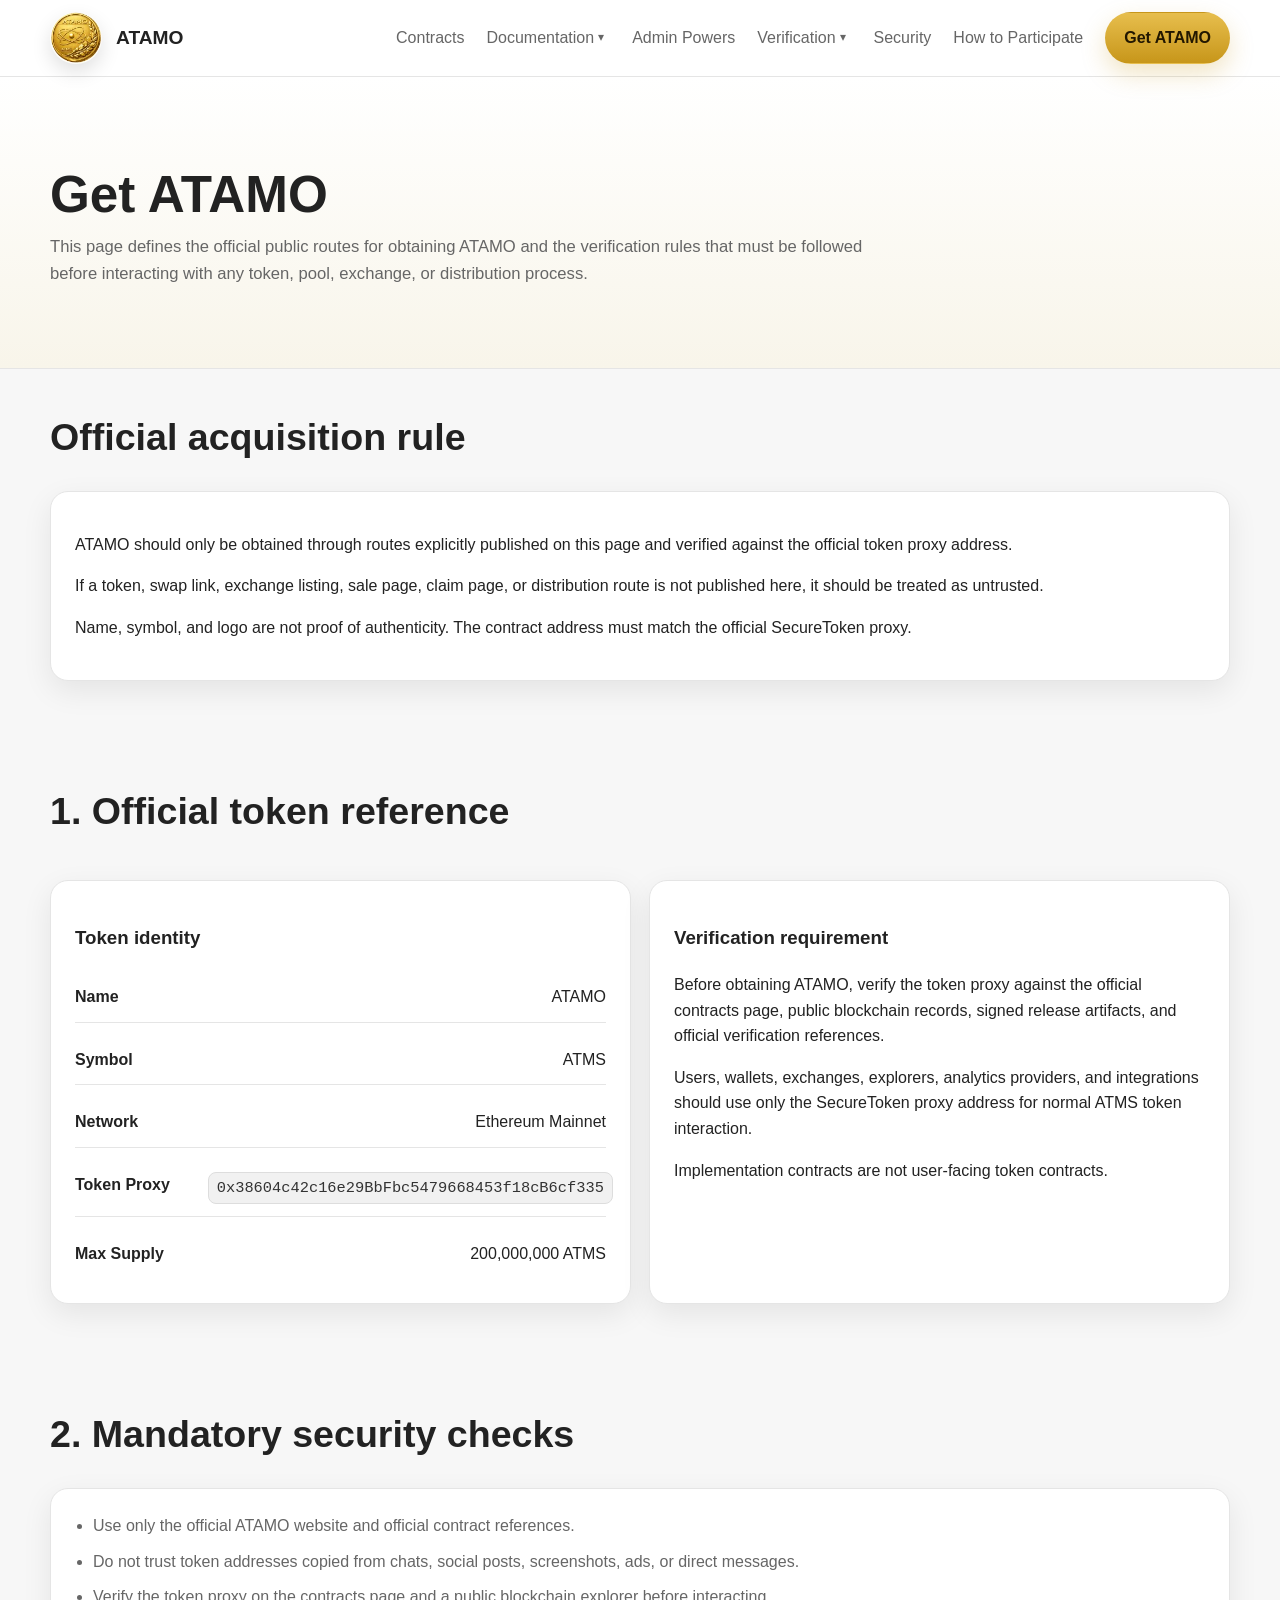
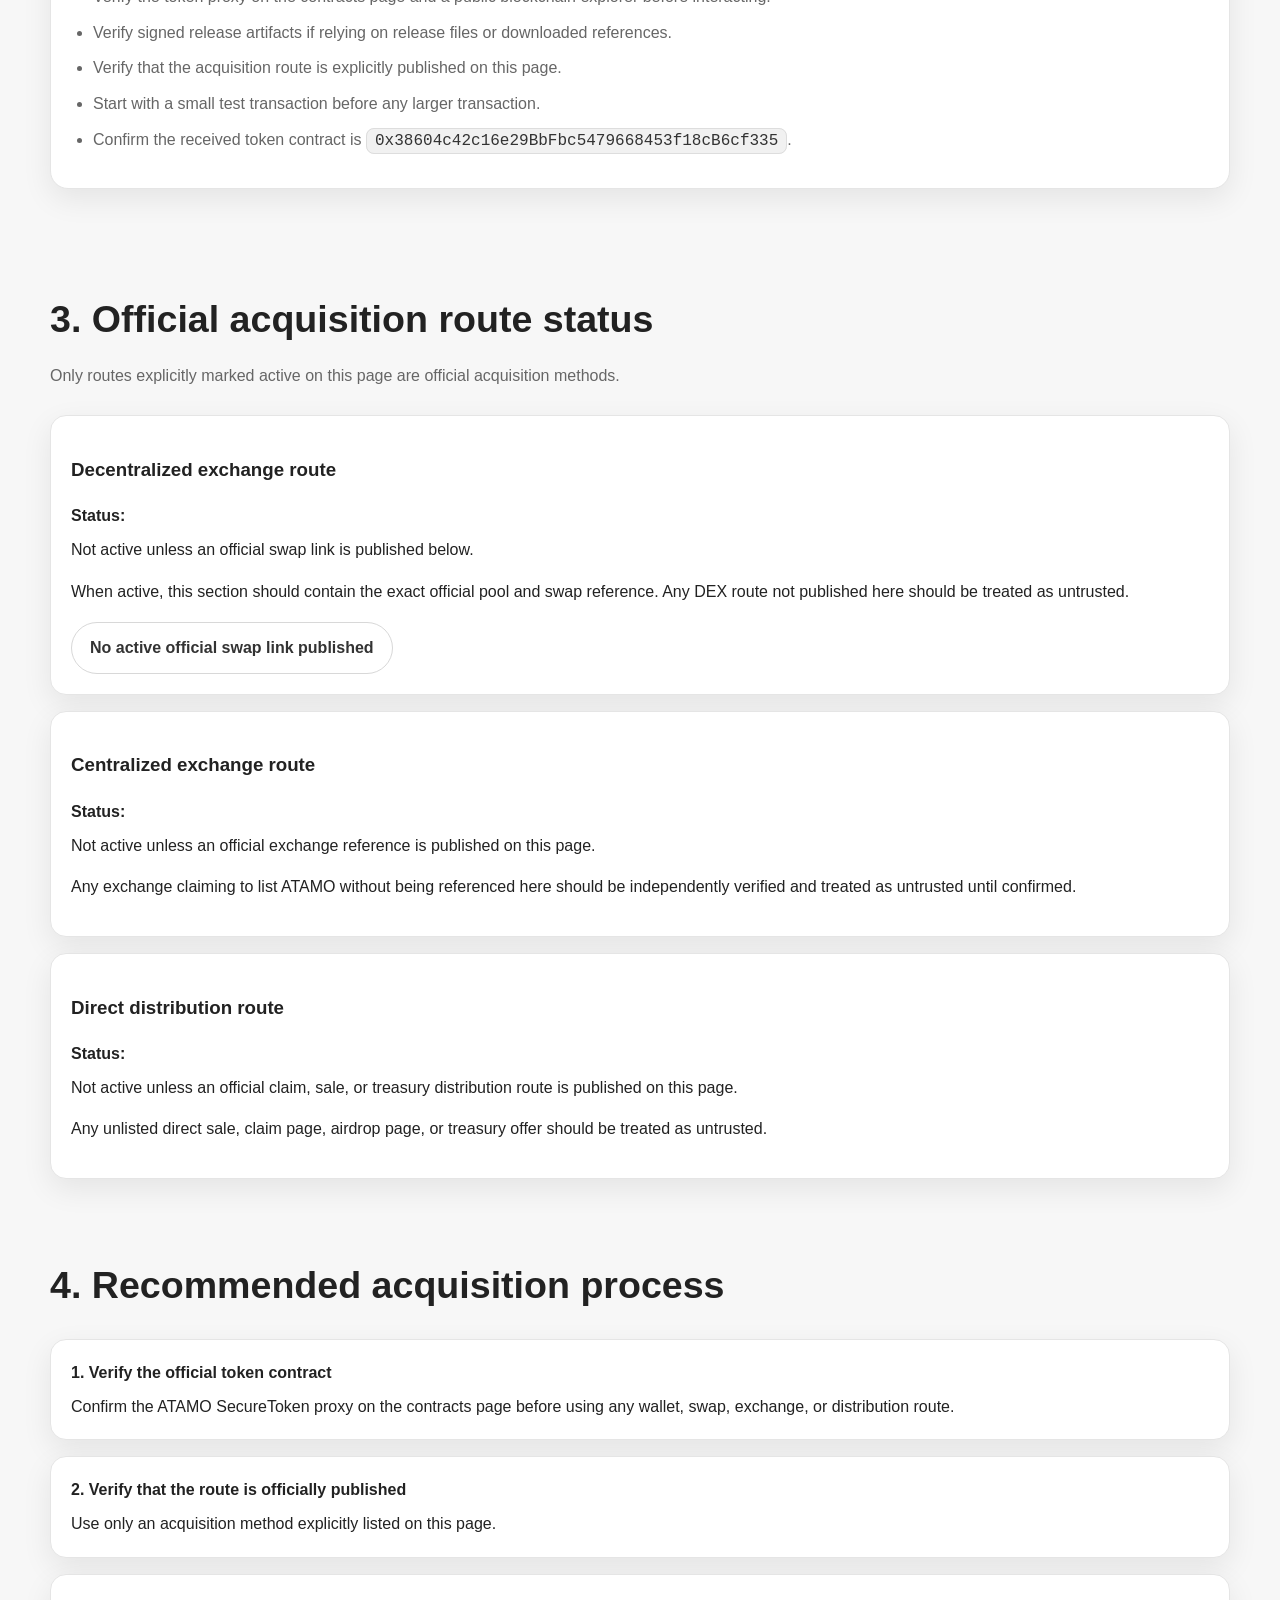
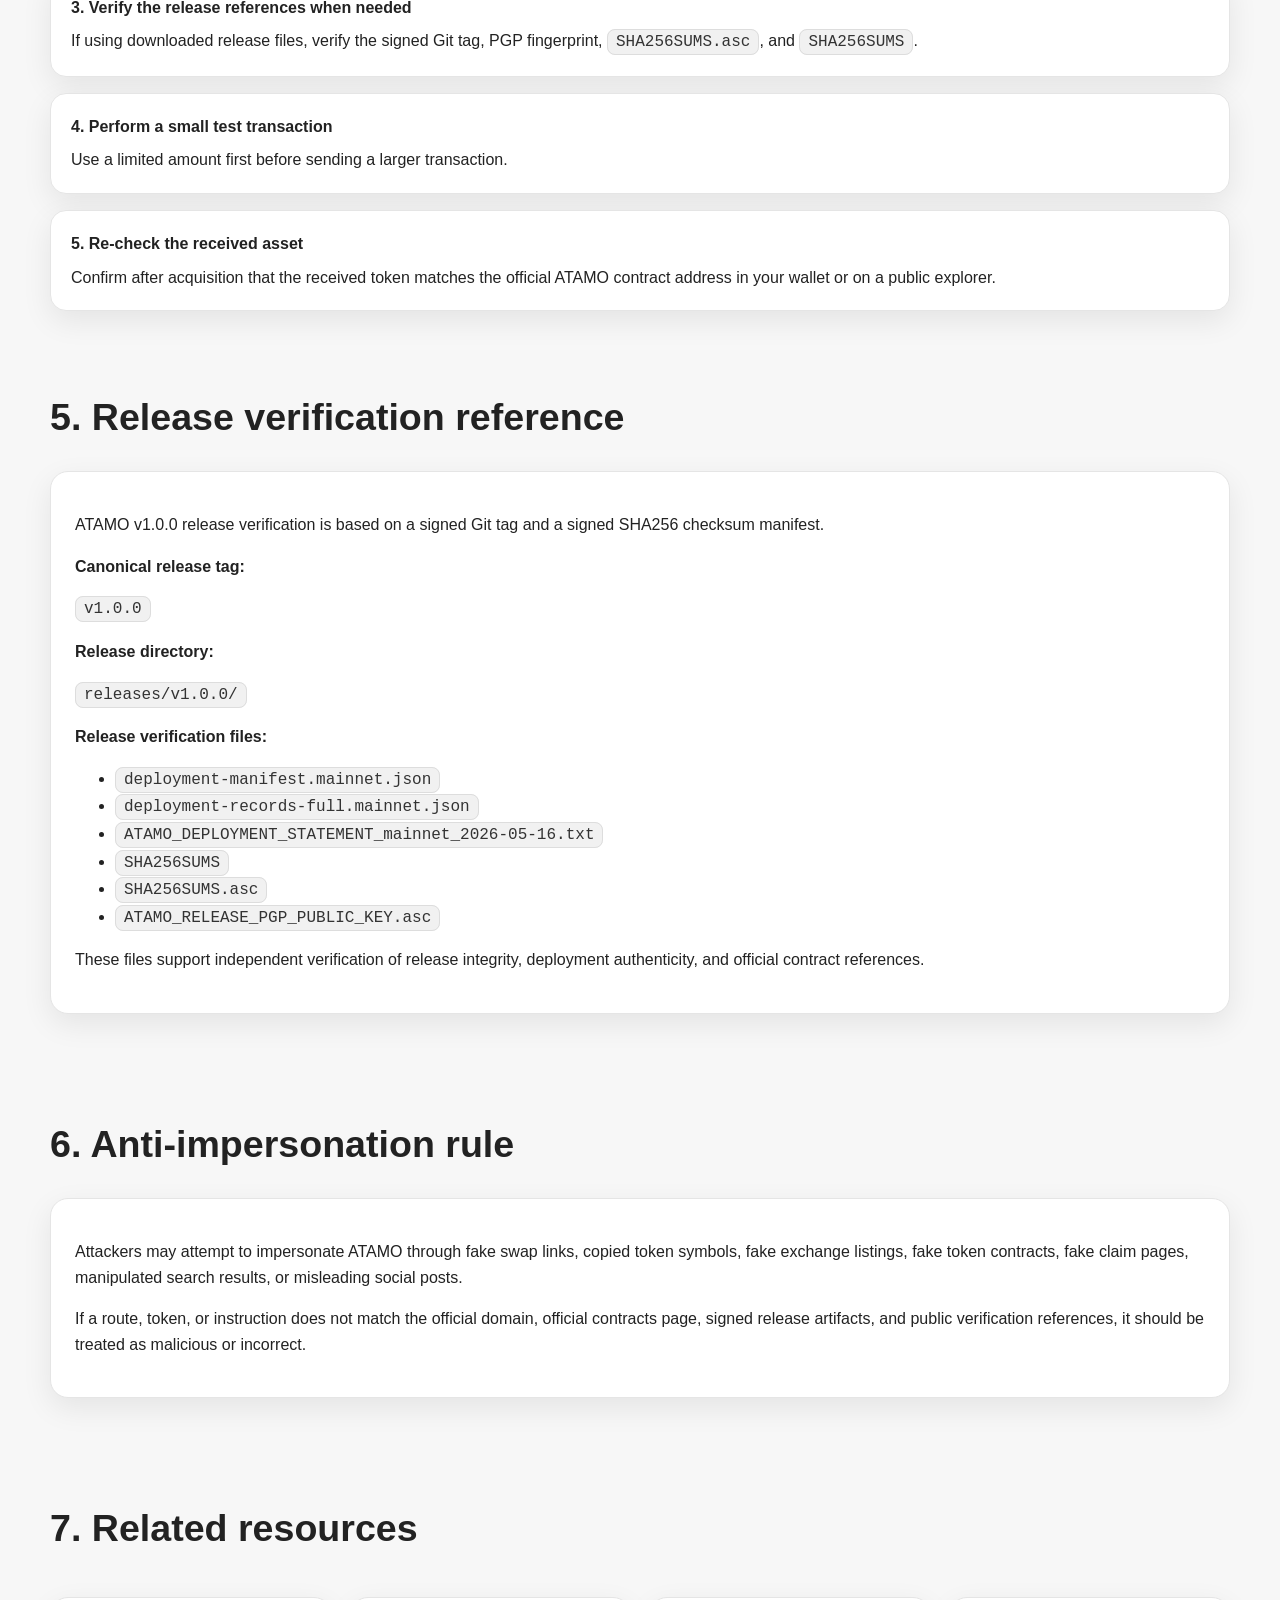
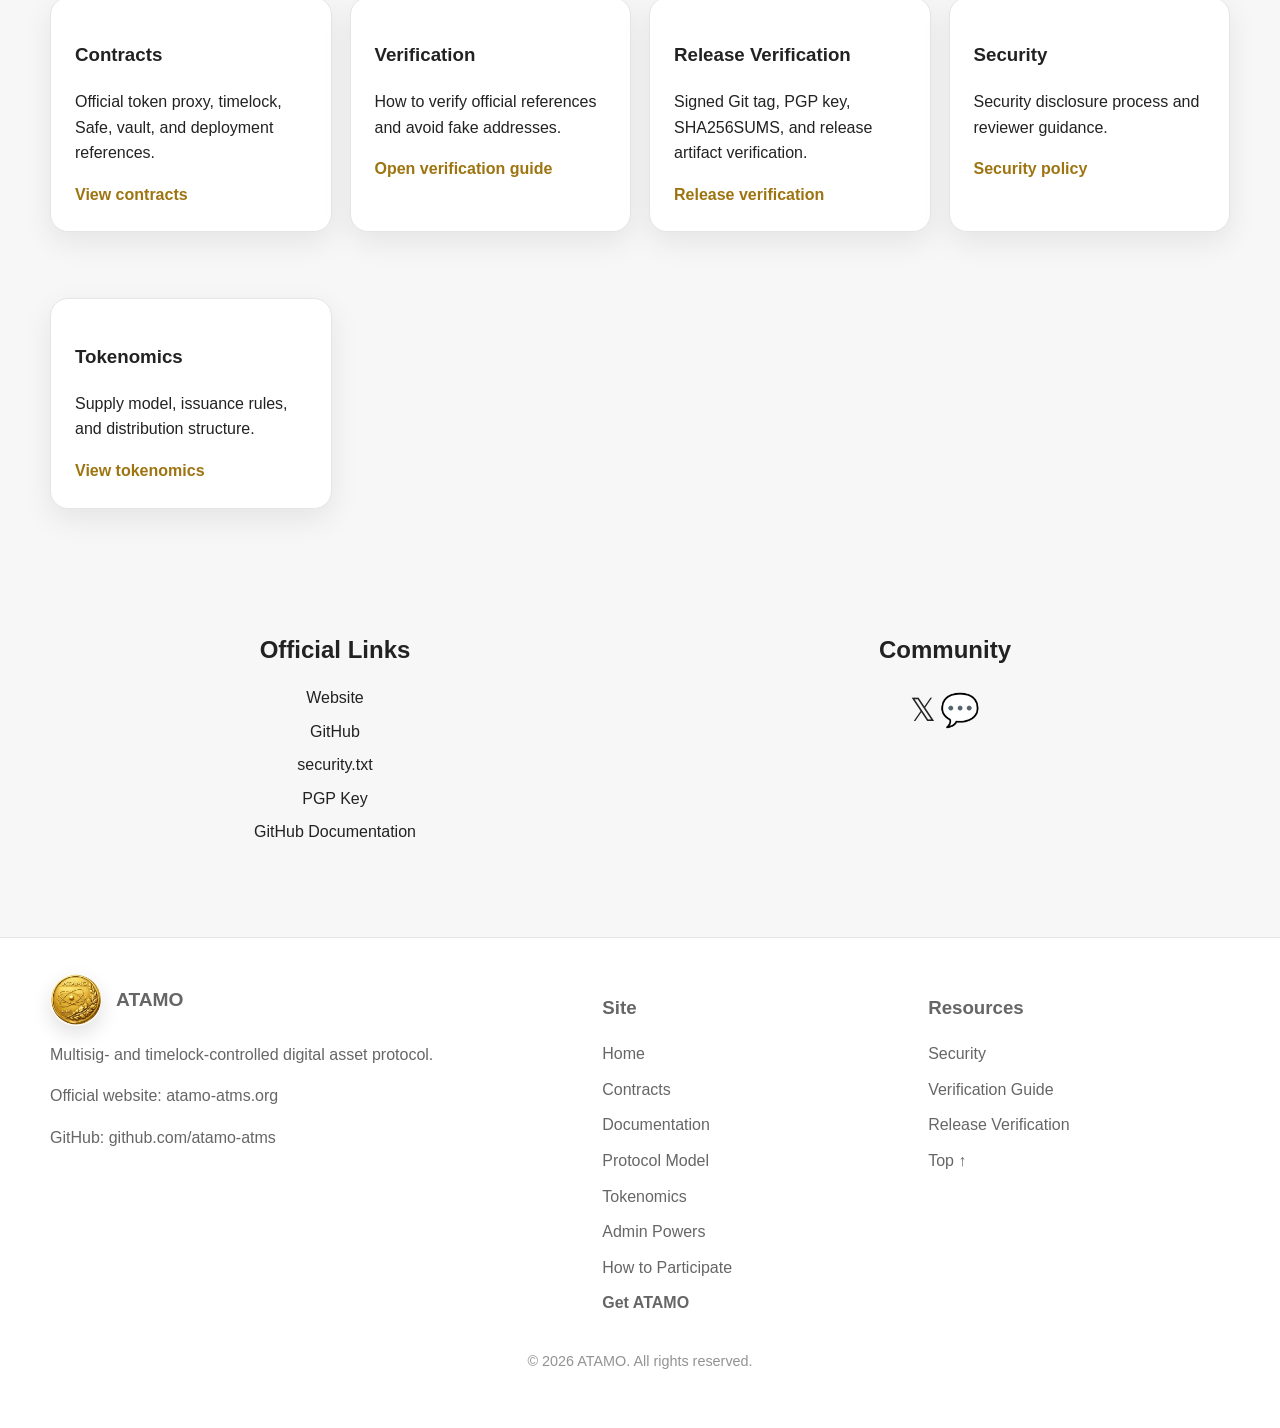
<file: get-atamo.html>
<!DOCTYPE html>
<html lang="en">
<head>
  <meta charset="UTF-8">
  <meta name="viewport" content="width=device-width, initial-scale=1.0">
  <title>ATAMO | Get ATAMO</title>
  <meta name="description" content="Official public guide for obtaining ATAMO safely and verifying the correct token references.">
  <link rel="icon" href="favicon.png" type="image/png">
  <link rel="shortcut icon" href="favicon.ico">
  <link rel="stylesheet" href="style.css">
</head>
<body id="top">

<header class="topbar">
  <div class="container nav">
    <a href="index.html" class="brand">
      <img src="logo.webp" alt="ATAMO coin logo">
      <span>ATAMO</span>
    </a>
	
	<nav class="nav-links">
		<a href="contracts.html">Contracts</a>

		<div class="nav-dropdown">
			<span class="nav-dropdown-label">Documentation</span>

			<div class="dropdown-menu">
				<a href="documentation.html">Documentation</a>
				<a href="protocol-model.html">Protocol Model</a>
				<a href="tokenomics.html">Tokenomics</a>
			</div>
		</div>

		<a href="admin-powers.html">Admin Powers</a>
		
		<div class="nav-dropdown">
			<span class="nav-dropdown-label">Verification</span>

			<div class="dropdown-menu">
				<a href="verify.html">Verification Guide</a>
				<a href="release-verification.html">Release Verification</a>
			</div>
		</div>

		<a href="security.html">Security</a>
		<a href="participate.html">How to Participate</a>
		<a class="button button-primary" href="get-atamo.html">Get ATAMO</a>
	</nav>
  </div>
</header>

<main>
  <section class="page-hero">
    <div class="container page-hero-inner">
      <h1>Get ATAMO</h1>
      <p>
        This page defines the official public routes for obtaining ATAMO and the
        verification rules that must be followed before interacting with any token,
        pool, exchange, or distribution process.
      </p>
    </div>
  </section>

  <section id="official-acquisition-rule">
    <div class="container">
      <h2 class="section-title">Official acquisition rule</h2>

      <div class="card_tokenomics">
        <p>
          ATAMO should only be obtained through routes explicitly published on this
          page and verified against the official token proxy address.
        </p>
        <p>
          If a token, swap link, exchange listing, sale page, claim page, or
          distribution route is not published here, it should be treated as
          untrusted.
        </p>
        <p>
          Name, symbol, and logo are not proof of authenticity. The contract
          address must match the official SecureToken proxy.
        </p>
      </div>
    </div>
  </section>

  <section id="official-token-reference">
    <div class="container">
      <h2 class="section-title">1. Official token reference</h2>

      <div class="grid grid-2">
        <article class="card_tokenomics">
          <h3>Token identity</h3>

          <div class="token-box">
            <div class="token-row">
              <strong>Name</strong>
              <span class="token-value">ATAMO</span>
            </div>

            <div class="token-row">
              <strong>Symbol</strong>
              <span class="token-value">ATMS</span>
            </div>

            <div class="token-row">
              <strong>Network</strong>
              <span class="token-value">Ethereum Mainnet</span>
            </div>

            <div class="token-row">
              <strong>Token Proxy</strong>
              <span class="token-value">
                <span class="code">0x38604c42c16e29BbFbc5479668453f18cB6cf335</span>
              </span>
            </div>

            <div class="token-row">
              <strong>Max Supply</strong>
              <span class="token-value">200,000,000 ATMS</span>
            </div>
          </div>
        </article>

        <article class="card_tokenomics">
          <h3>Verification requirement</h3>
          <p>
            Before obtaining ATAMO, verify the token proxy against the official
            contracts page, public blockchain records, signed release artifacts,
            and official verification references.
          </p>
          <p>
            Users, wallets, exchanges, explorers, analytics providers, and
            integrations should use only the SecureToken proxy address for normal
            ATMS token interaction.
          </p>
          <p>
            Implementation contracts are not user-facing token contracts.
          </p>
        </article>
      </div>
    </div>
  </section>

  <section id="security-checks">
    <div class="container">
      <h2 class="section-title">2. Mandatory security checks</h2>

      <div class="card_tokenomics">
        <ul class="warning-list">
          <li>Use only the official ATAMO website and official contract references.</li>
          <li>Do not trust token addresses copied from chats, social posts, screenshots, ads, or direct messages.</li>
          <li>Verify the token proxy on the contracts page and a public blockchain explorer before interacting.</li>
          <li>Verify signed release artifacts if relying on release files or downloaded references.</li>
          <li>Verify that the acquisition route is explicitly published on this page.</li>
          <li>Start with a small test transaction before any larger transaction.</li>
          <li>Confirm the received token contract is <span class="code">0x38604c42c16e29BbFbc5479668453f18cB6cf335</span>.</li>
        </ul>
      </div>
    </div>
  </section>

  <section id="route-status">
    <div class="container">
      <h2 class="section-title">3. Official acquisition route status</h2>
      <p class="section-sub">
        Only routes explicitly marked active on this page are official acquisition
        methods.
      </p>

      <div class="steps">
        <div class="step">
          <h3>Decentralized exchange route</h3>
          <p>
            <strong>Status:</strong> Not active unless an official swap link is
            published below.
          </p>
          <p>
            When active, this section should contain the exact official pool and
            swap reference. Any DEX route not published here should be treated as
            untrusted.
          </p>
          <div class="cta-row">
            <a class="button button-secondary" href="#" aria-disabled="true">
              No active official swap link published
            </a>
          </div>
        </div>

        <div class="step">
          <h3>Centralized exchange route</h3>
          <p>
            <strong>Status:</strong> Not active unless an official exchange
            reference is published on this page.
          </p>
          <p>
            Any exchange claiming to list ATAMO without being referenced here
            should be independently verified and treated as untrusted until
            confirmed.
          </p>
        </div>

        <div class="step">
          <h3>Direct distribution route</h3>
          <p>
            <strong>Status:</strong> Not active unless an official claim, sale,
            or treasury distribution route is published on this page.
          </p>
          <p>
            Any unlisted direct sale, claim page, airdrop page, or treasury offer
            should be treated as untrusted.
          </p>
        </div>
      </div>
    </div>
  </section>

  <section id="recommended-process">
    <div class="container">
      <h2 class="section-title">4. Recommended acquisition process</h2>

      <div class="steps">
        <div class="step">
          <strong>1. Verify the official token contract</strong>
          Confirm the ATAMO SecureToken proxy on the contracts page before using
          any wallet, swap, exchange, or distribution route.
        </div>

        <div class="step">
          <strong>2. Verify that the route is officially published</strong>
          Use only an acquisition method explicitly listed on this page.
        </div>

        <div class="step">
          <strong>3. Verify the release references when needed</strong>
          If using downloaded release files, verify the signed Git tag, PGP
          fingerprint, <span class="code">SHA256SUMS.asc</span>, and
          <span class="code">SHA256SUMS</span>.
        </div>

        <div class="step">
          <strong>4. Perform a small test transaction</strong>
          Use a limited amount first before sending a larger transaction.
        </div>

        <div class="step">
          <strong>5. Re-check the received asset</strong>
          Confirm after acquisition that the received token matches the official
          ATAMO contract address in your wallet or on a public explorer.
        </div>
      </div>
    </div>
  </section>

  <section id="release-verification">
    <div class="container">
      <h2 class="section-title">5. Release verification reference</h2>

      <div class="card_tokenomics">
        <p>
          ATAMO v1.0.0 release verification is based on a signed Git tag and a
          signed SHA256 checksum manifest.
        </p>

        <p><strong>Canonical release tag:</strong></p>
        <p><span class="code">v1.0.0</span></p>

        <p><strong>Release directory:</strong></p>
        <p><span class="code">releases/v1.0.0/</span></p>

        <p><strong>Release verification files:</strong></p>
        <ul>
          <li><span class="code">deployment-manifest.mainnet.json</span></li>
          <li><span class="code">deployment-records-full.mainnet.json</span></li>
          <li><span class="code">ATAMO_DEPLOYMENT_STATEMENT_mainnet_2026-05-16.txt</span></li>
          <li><span class="code">SHA256SUMS</span></li>
          <li><span class="code">SHA256SUMS.asc</span></li>
          <li><span class="code">ATAMO_RELEASE_PGP_PUBLIC_KEY.asc</span></li>
        </ul>

        <p>
          These files support independent verification of release integrity,
          deployment authenticity, and official contract references.
        </p>
      </div>
    </div>
  </section>

  <section id="anti-impersonation">
    <div class="container">
      <h2 class="section-title">6. Anti-impersonation rule</h2>

      <div class="card_tokenomics">
        <p>
          Attackers may attempt to impersonate ATAMO through fake swap links,
          copied token symbols, fake exchange listings, fake token contracts,
          fake claim pages, manipulated search results, or misleading social posts.
        </p>
        <p>
          If a route, token, or instruction does not match the official domain,
          official contracts page, signed release artifacts, and public verification
          references, it should be treated as malicious or incorrect.
        </p>
      </div>
    </div>
  </section>

  <section id="related-resources">
    <div class="container">
      <h2 class="section-title">7. Related resources</h2>

      <div class="resources">
        <div class="card_tokenomics">
          <h3>Contracts</h3>
          <p>Official token proxy, timelock, Safe, vault, and deployment references.</p>
          <a class="resource-link" href="contracts.html">View contracts</a>
        </div>

        <div class="card_tokenomics">
          <h3>Verification</h3>
          <p>How to verify official references and avoid fake addresses.</p>
          <a class="resource-link" href="verify.html">Open verification guide</a>
        </div>

        <div class="card_tokenomics">
          <h3>Release Verification</h3>
          <p>Signed Git tag, PGP key, SHA256SUMS, and release artifact verification.</p>
          <a class="resource-link" href="release-verification.html">Release verification</a>
        </div>

        <div class="card_tokenomics">
          <h3>Security</h3>
          <p>Security disclosure process and reviewer guidance.</p>
          <a class="resource-link" href="security.html">Security policy</a>
        </div>

        <div class="card_tokenomics">
          <h3>Tokenomics</h3>
          <p>Supply model, issuance rules, and distribution structure.</p>
          <a class="resource-link" href="tokenomics.html">View tokenomics</a>
        </div>
      </div>
    </div>
  </section>
</main>


<section class="official-links">
  <div class="container official-links-grid">

    <div>
      <h2>Official Links</h2>
      <ul>
        <li><a href="https://atamo-atms.org">Website</a></li>
        <li><a href="https://github.com/atamo-atms">GitHub</a></li>
        <li><a href="/.well-known/security.txt">security.txt</a></li>
        <li><a href="/.well-known/pgp-key.txt">PGP Key</a></li>
        <li><a href="https://github.com/atamo-atms/atamo-project/tree/main/docs">GitHub Documentation</a></li>
      </ul>
    </div>

    <div>
      <h2>Community</h2>

			<a href="https://x.com/ATAMO_ATMS" target="_blank" rel="noopener noreferrer"><span class="icon">𝕏</span></a>

			<a href="https://discord.gg/TYCAYaHaF" target="_blank" rel="noopener noreferrer"><span class="icon">💬</span></a>
    </div>

  </div>
</section>

<footer>
  <div class="container footer-grid">
    <div>
      <div class="brand">
        <img src="logo.webp" alt="ATAMO logo">
        <span>ATAMO</span>
      </div>

      <p>Multisig- and timelock-controlled digital asset protocol.</p>

      <p>
        Official website:
        <a href="https://atamo-atms.org">atamo-atms.org</a>
      </p>

      <p>
        GitHub:
        <a href="https://github.com/atamo-atms">github.com/atamo-atms</a>
      </p>
    </div>

    <div>
      <h3>Site</h3>
      <div class="footer-links">
        <a href="index.html">Home</a>
		<a href="contracts.html">Contracts</a>
        <a href="documentation.html">Documentation</a>
	    <a href="protocol-model.html">Protocol Model</a>
	    <a href="tokenomics.html">Tokenomics</a>
	    <a href="admin-powers.html">Admin Powers</a>
		<a href="participate.html">How to Participate</a>
        <a class="highlight" href="get-atamo.html">Get ATAMO</a>
      </div>
    </div>

    <div>
      <h3>Resources</h3>
      <div class="footer-links">
        <a href="security.html">Security</a>
        <a href="verify.html">Verification Guide</a>
        <a href="release-verification.html">Release Verification</a>
        <a href="#top">Top ↑</a>
      </div>
    </div>
  </div>

  <div class="footer-bottom">
    <p>© 2026 ATAMO. All rights reserved.</p>
  </div>
</footer>

</body>
</html>
</file>
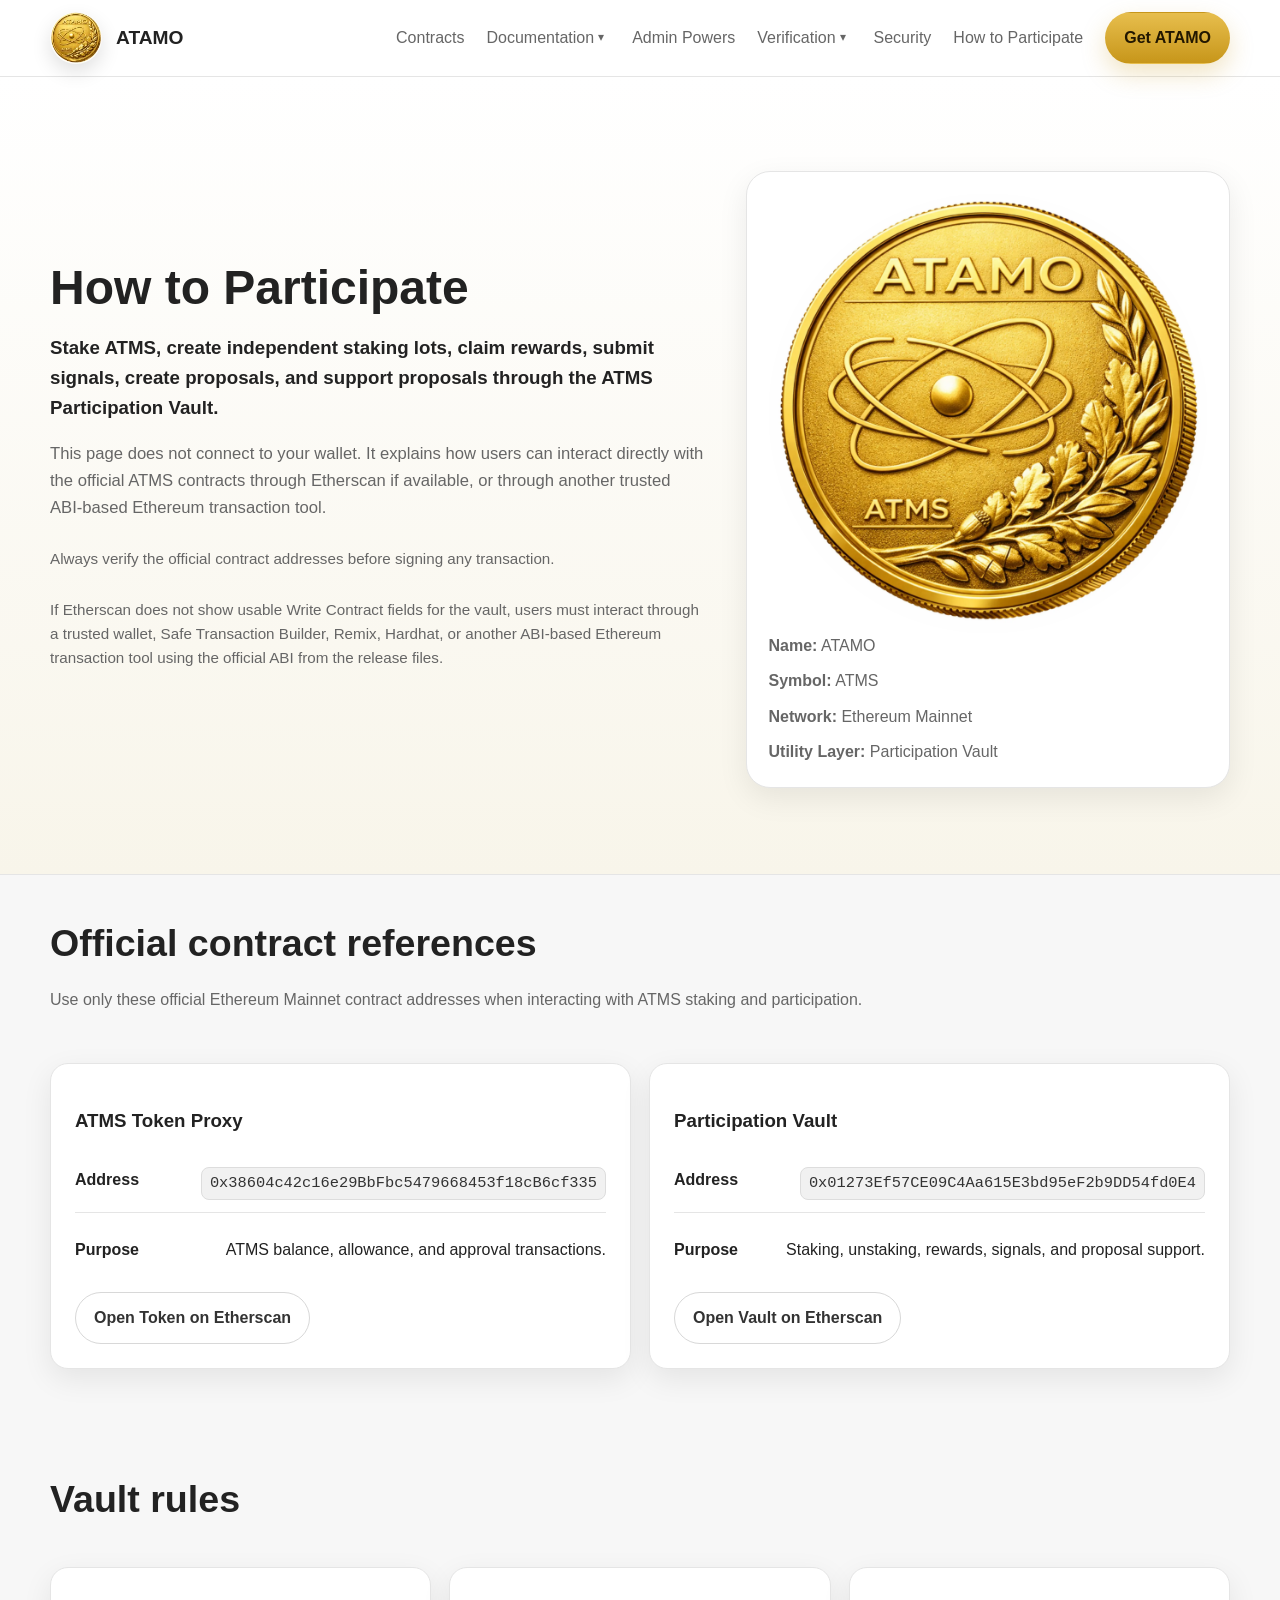
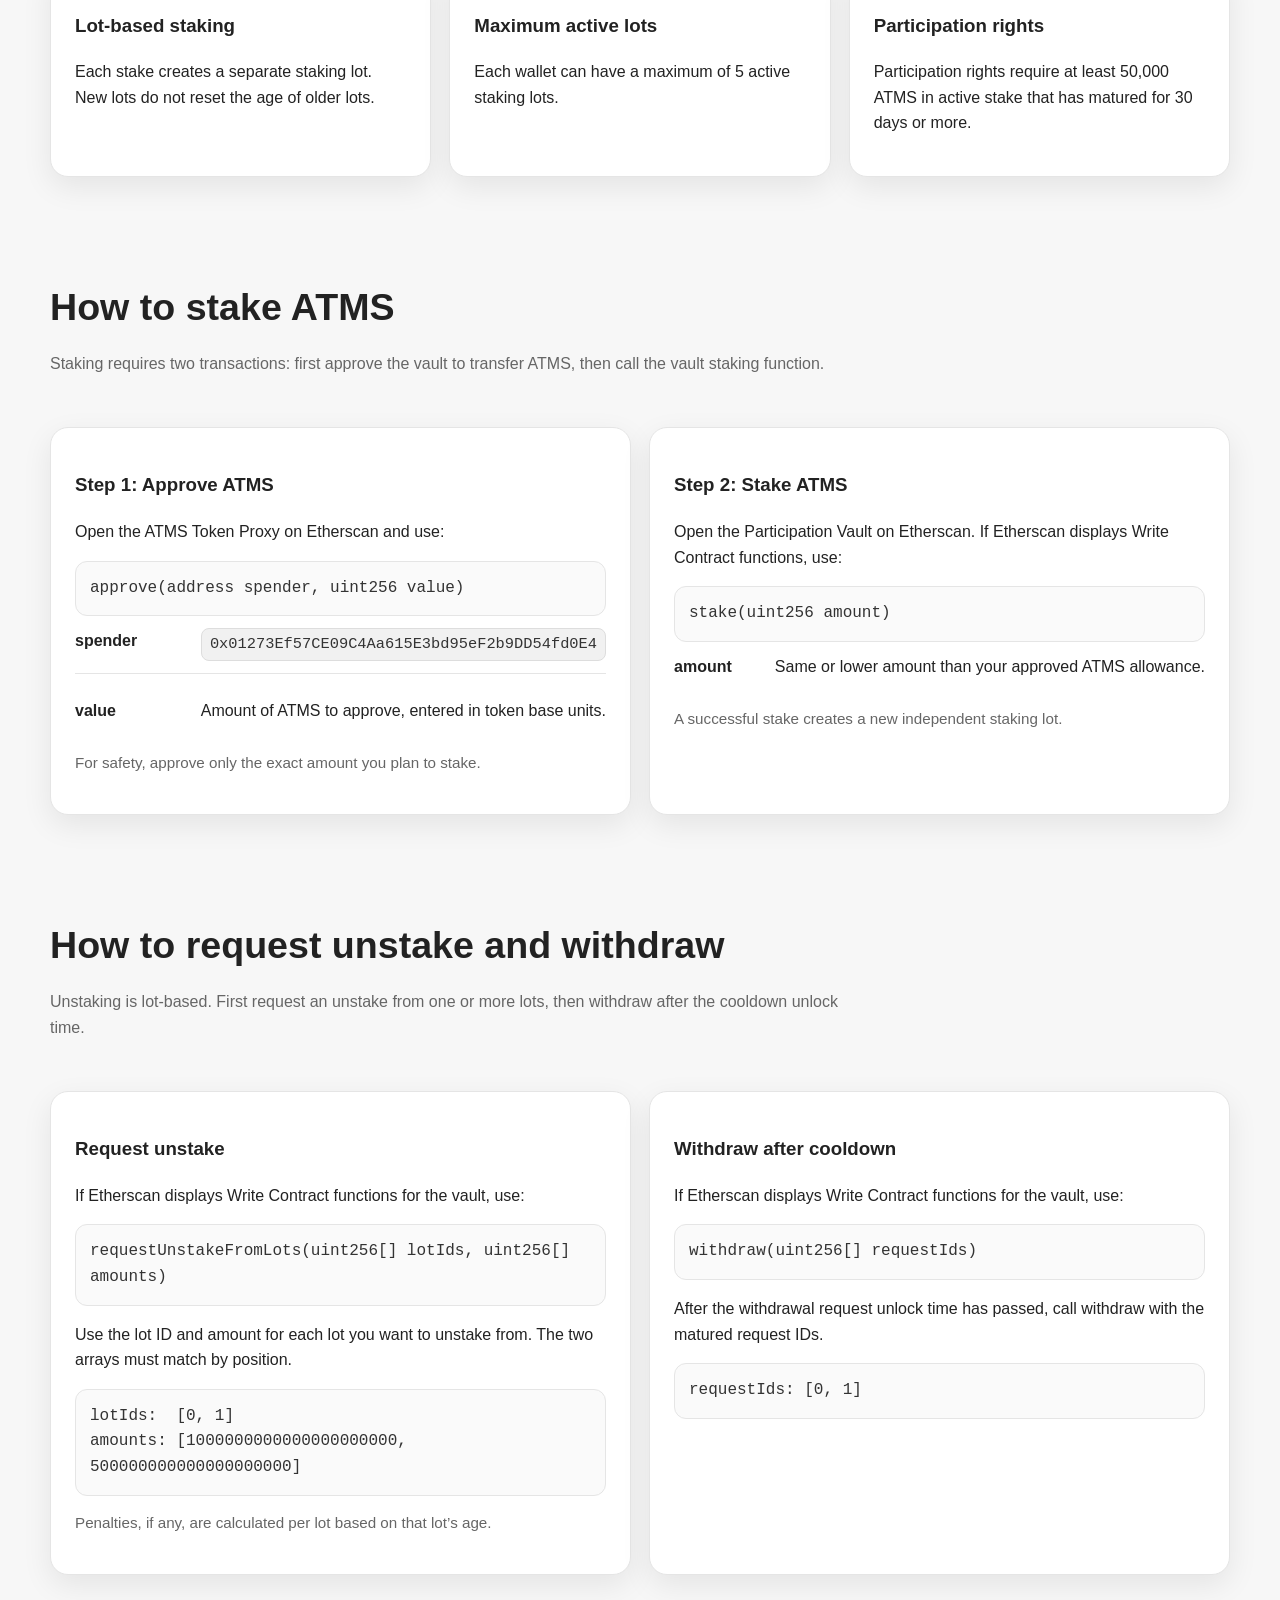
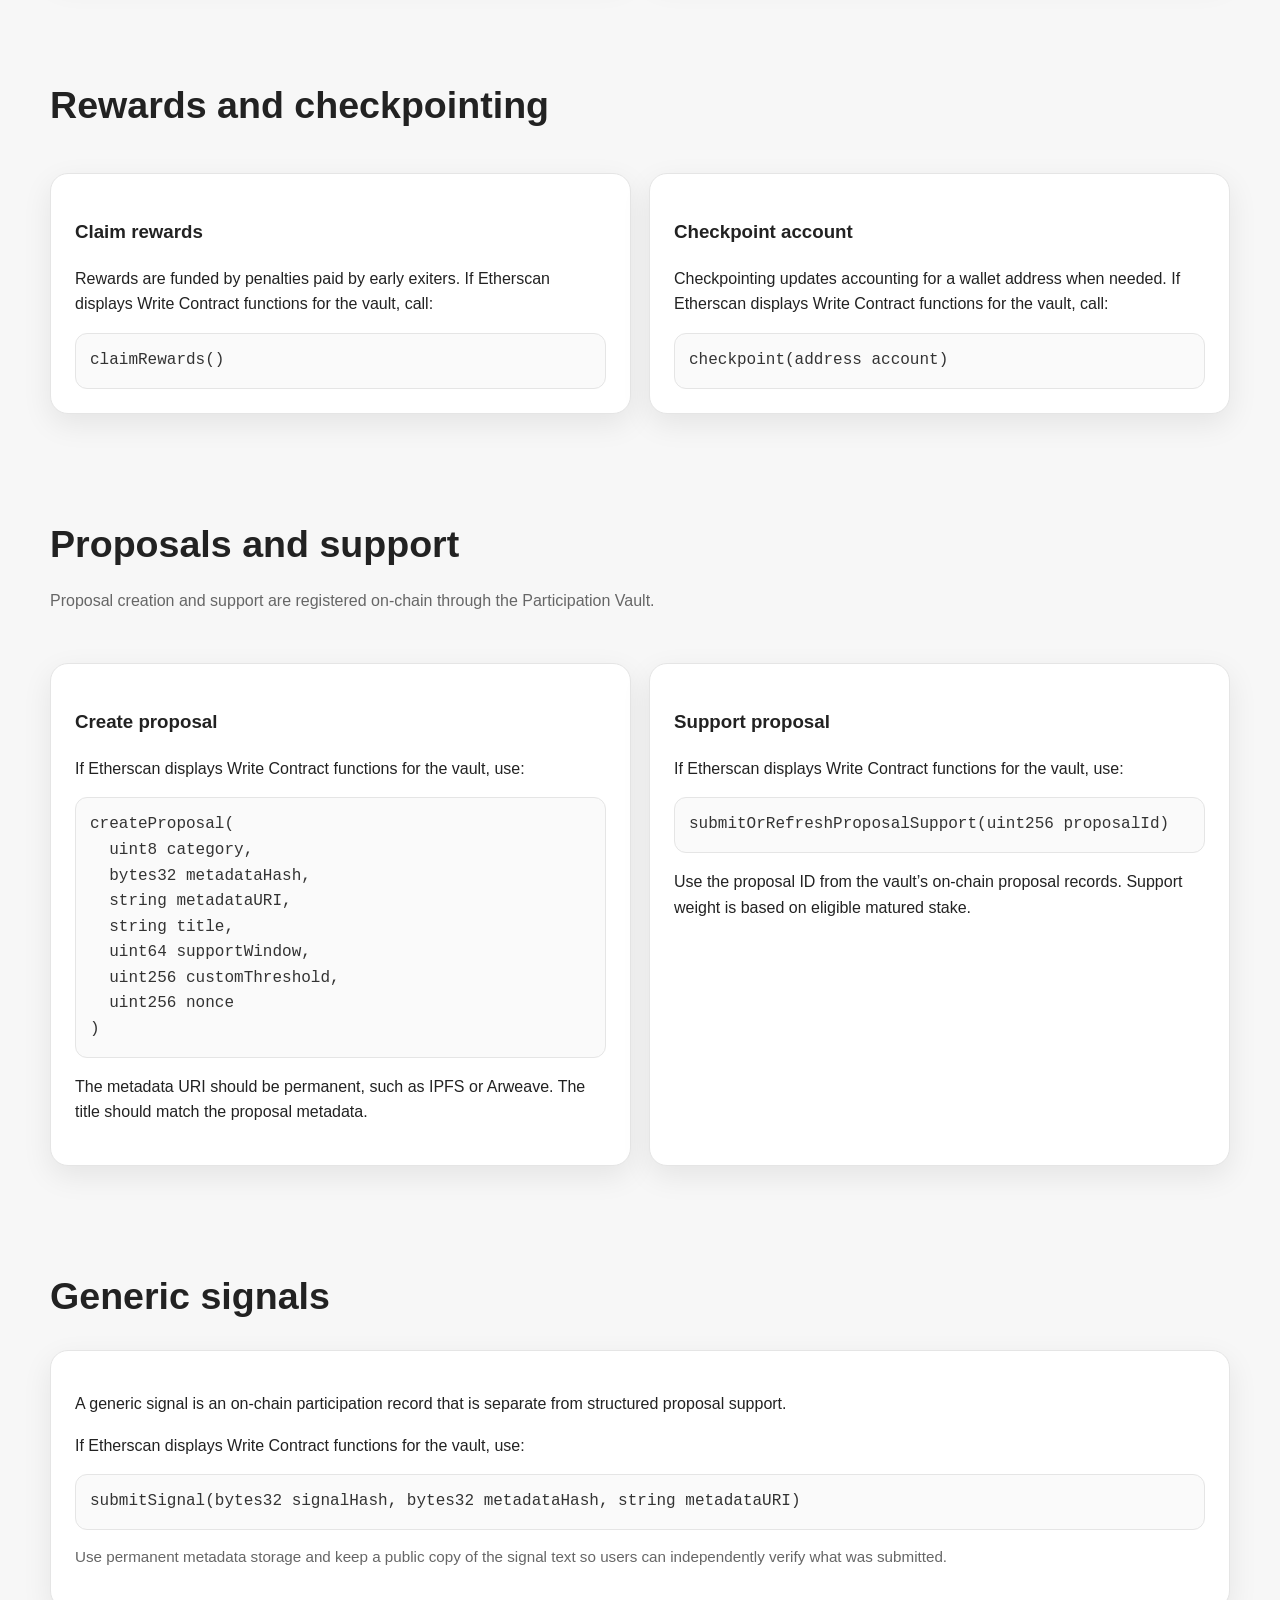
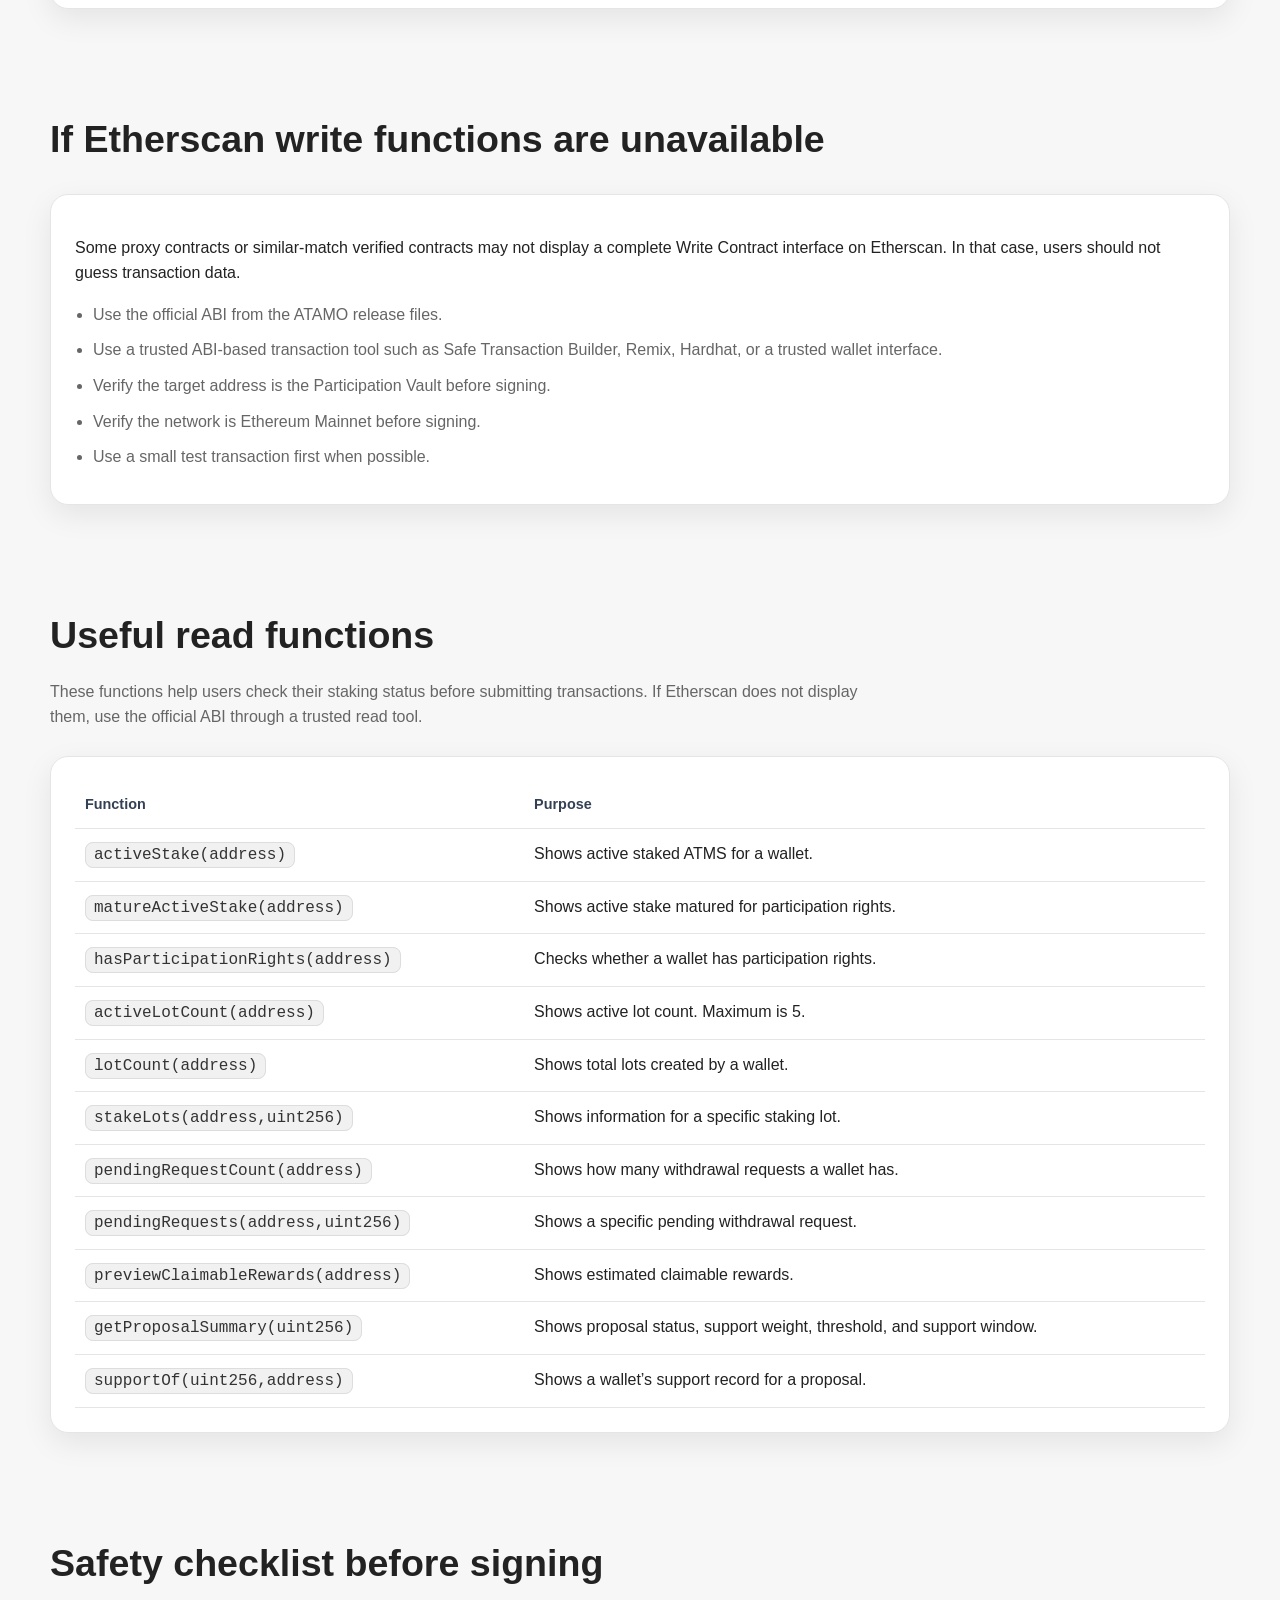
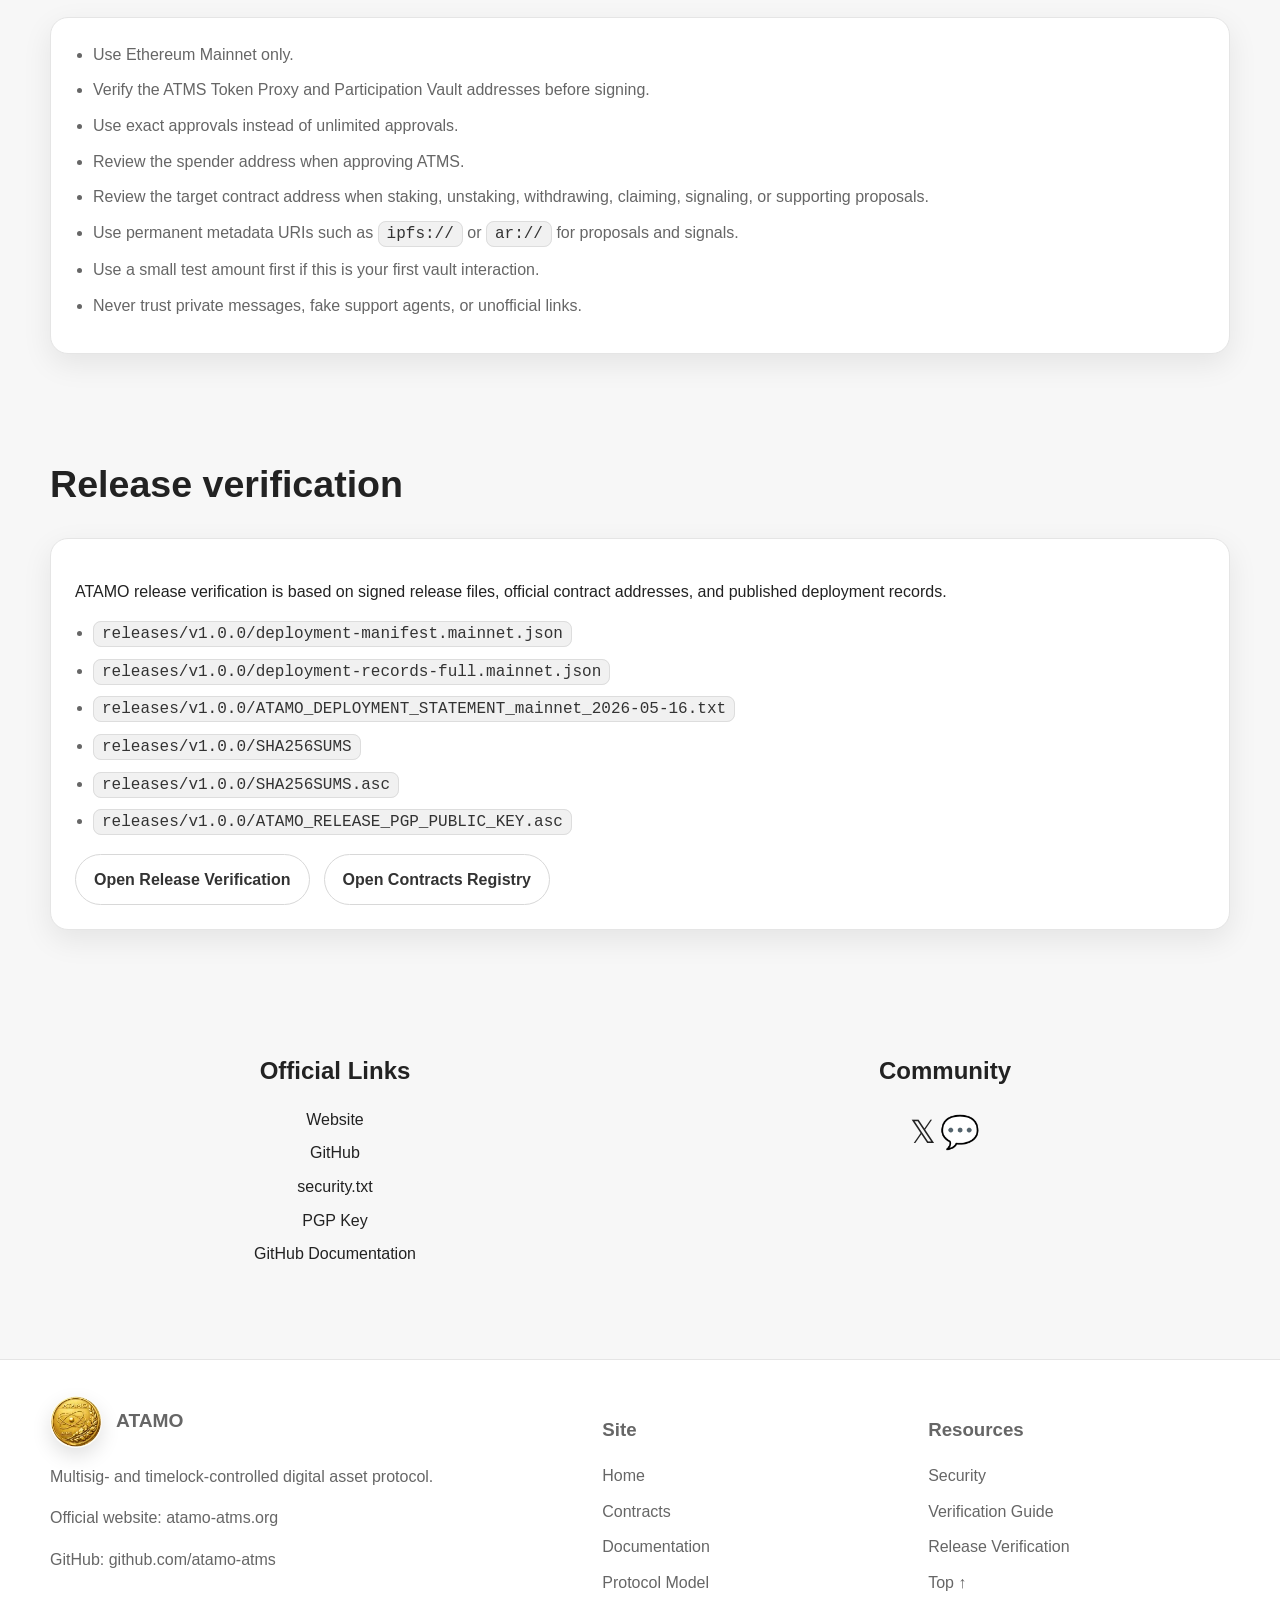
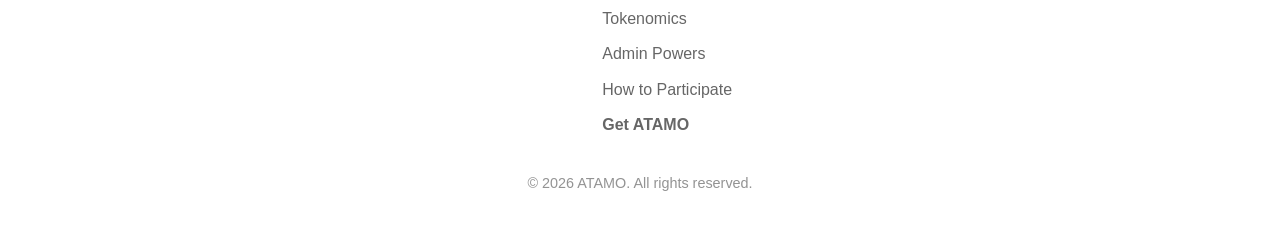
<file: participate.html>
<!doctype html>
<html lang="en">
  <head>
    <meta charset="UTF-8" />
    <meta
      http-equiv="Content-Security-Policy"
      content="default-src 'self'; script-src 'self'; style-src 'self'; img-src 'self' data:; connect-src 'self' https:; object-src 'none'; base-uri 'self'; form-action 'self'; frame-ancestors 'none'; upgrade-insecure-requests;"
    />
    <meta name="viewport" content="width=device-width, initial-scale=1.0" />

    <title>ATAMO | How to Participate</title>
    <meta
      name="description"
      content="Official ATAMO guide explaining how users can interact with the ATMS Participation Vault for staking, lot management, reward claims, proposal creation, proposal support, and signals."
    />

    <link rel="icon" href="favicon.png" type="image/png" />
    <link rel="shortcut icon" href="favicon.ico" />
    <link rel="stylesheet" href="style.css" />
  </head>

  <body id="top">
    <header class="topbar">
      <div class="container nav">
        <a href="index.html" class="brand">
          <img src="logo.webp" alt="ATAMO logo" />
          <span>ATAMO</span>
        </a>

        <nav class="nav-links" aria-label="Main navigation">
          <a href="contracts.html">Contracts</a>

          <div class="nav-dropdown">
            <span class="nav-dropdown-label">Documentation</span>
            <div class="dropdown-menu">
              <a href="documentation.html">Documentation</a>
              <a href="protocol-model.html">Protocol Model</a>
              <a href="tokenomics.html">Tokenomics</a>
            </div>
          </div>

          <a href="admin-powers.html">Admin Powers</a>

          <div class="nav-dropdown">
            <span class="nav-dropdown-label">Verification</span>
            <div class="dropdown-menu">
              <a href="verify.html">Verification Guide</a>
              <a href="release-verification.html">Release Verification</a>
            </div>
          </div>

          <a href="security.html">Security</a>
          <a href="participate.html" aria-current="page">How to Participate</a>
          <a class="button button-primary" href="get-atamo.html">Get ATAMO</a>
        </nav>
      </div>
    </header>

    <main id="participate-app">
      <section class="hero">
        <div class="container hero-inner">
          <div>
            <h1>How to Participate</h1>
            <h3>
              Stake ATMS, create independent staking lots, claim rewards,
              submit signals, create proposals, and support proposals through
              the ATMS Participation Vault.
            </h3>
            <p>
              This page does not connect to your wallet. It explains how users
              can interact directly with the official ATMS contracts through
              Etherscan if available, or through another trusted ABI-based
              Ethereum transaction tool.
            </p>
            <p class="participate-note participate-important-note">
              Always verify the official contract addresses before signing any
              transaction.
            </p>
            <p class="participate-note participate-important-note">
              If Etherscan does not show usable Write Contract fields for the
              vault, users must interact through a trusted wallet, Safe
              Transaction Builder, Remix, Hardhat, or another ABI-based Ethereum
              transaction tool using the official ABI from the release files.
            </p>
          </div>

          <aside class="coin-panel">
            <img src="logo_main.webp" alt="ATAMO logo" />
            <div class="coin-meta">
              <div><strong>Name:</strong> ATAMO</div>
              <div><strong>Symbol:</strong> ATMS</div>
              <div><strong>Network:</strong> Ethereum Mainnet</div>
              <div><strong>Utility Layer:</strong> Participation Vault</div>
            </div>
          </aside>
        </div>
      </section>

      <section id="official-contracts">
        <div class="container">
          <h2 class="section-title">Official contract references</h2>
          <p class="section-sub">
            Use only these official Ethereum Mainnet contract addresses when
            interacting with ATMS staking and participation.
          </p>

          <div class="participate-grid participate-grid-2">
            <article class="card_tokenomics participate-card">
              <h3>ATMS Token Proxy</h3>
              <div class="kv">
                <div class="kv-row">
                  <strong>Address</strong>
                  <span class="code participate-code">0x38604c42c16e29BbFbc5479668453f18cB6cf335</span>
                </div>
                <div class="kv-row">
                  <strong>Purpose</strong>
                  <span>ATMS balance, allowance, and approval transactions.</span>
                </div>
              </div>
              <div class="cta-row">
                <a class="button button-secondary" href="https://etherscan.io/address/0x38604c42c16e29BbFbc5479668453f18cB6cf335" target="_blank" rel="noopener noreferrer">Open Token on Etherscan</a>
              </div>
            </article>

            <article class="card_tokenomics participate-card">
              <h3>Participation Vault</h3>
              <div class="kv">
                <div class="kv-row">
                  <strong>Address</strong>
                  <span class="code participate-code">0x01273Ef57CE09C4Aa615E3bd95eF2b9DD54fd0E4</span>
                </div>
                <div class="kv-row">
                  <strong>Purpose</strong>
                  <span>Staking, unstaking, rewards, signals, and proposal support.</span>
                </div>
              </div>
              <div class="cta-row">
                <a class="button button-secondary" href="https://etherscan.io/address/0x01273Ef57CE09C4Aa615E3bd95eF2b9DD54fd0E4" target="_blank" rel="noopener noreferrer">Open Vault on Etherscan</a>
              </div>
            </article>
          </div>
        </div>
      </section>

      <section id="vault-rules">
        <div class="container">
          <h2 class="section-title">Vault rules</h2>

          <div class="participate-grid participate-grid-3">
            <article class="card_tokenomics participate-card">
              <h3>Lot-based staking</h3>
              <p>Each stake creates a separate staking lot. New lots do not reset the age of older lots.</p>
            </article>

            <article class="card_tokenomics participate-card">
              <h3>Maximum active lots</h3>
              <p>Each wallet can have a maximum of 5 active staking lots.</p>
            </article>

            <article class="card_tokenomics participate-card">
              <h3>Participation rights</h3>
              <p>Participation rights require at least 50,000 ATMS in active stake that has matured for 30 days or more.</p>
            </article>
          </div>
        </div>
      </section>

      <section id="how-to-stake">
        <div class="container">
          <h2 class="section-title">How to stake ATMS</h2>
          <p class="section-sub">
            Staking requires two transactions: first approve the vault to
            transfer ATMS, then call the vault staking function.
          </p>

          <div class="participate-grid participate-grid-2">
            <article class="card_tokenomics participate-card">
              <h3>Step 1: Approve ATMS</h3>
              <p>Open the ATMS Token Proxy on Etherscan and use:</p>
              <pre class="participate-pre">approve(address spender, uint256 value)</pre>

              <div class="kv">
                <div class="kv-row">
                  <strong>spender</strong>
                  <span class="code participate-code">0x01273Ef57CE09C4Aa615E3bd95eF2b9DD54fd0E4</span>
                </div>
                <div class="kv-row">
                  <strong>value</strong>
                  <span>Amount of ATMS to approve, entered in token base units.</span>
                </div>
              </div>

              <p class="participate-note">
                For safety, approve only the exact amount you plan to stake.
              </p>
            </article>

            <article class="card_tokenomics participate-card">
              <h3>Step 2: Stake ATMS</h3>
              <p>
                Open the Participation Vault on Etherscan. If Etherscan displays
                Write Contract functions, use:
              </p>
              <pre class="participate-pre">stake(uint256 amount)</pre>

              <div class="kv">
                <div class="kv-row">
                  <strong>amount</strong>
                  <span>Same or lower amount than your approved ATMS allowance.</span>
                </div>
              </div>

              <p class="participate-note">
                A successful stake creates a new independent staking lot.
              </p>
            </article>
          </div>
        </div>
      </section>

      <section id="how-to-unstake">
        <div class="container">
          <h2 class="section-title">How to request unstake and withdraw</h2>
          <p class="section-sub">
            Unstaking is lot-based. First request an unstake from one or more
            lots, then withdraw after the cooldown unlock time.
          </p>

          <div class="participate-grid participate-grid-2">
            <article class="card_tokenomics participate-card">
              <h3>Request unstake</h3>
              <p>If Etherscan displays Write Contract functions for the vault, use:</p>
              <pre class="participate-pre">requestUnstakeFromLots(uint256[] lotIds, uint256[] amounts)</pre>

              <p>
                Use the lot ID and amount for each lot you want to unstake from.
                The two arrays must match by position.
              </p>

              <pre class="participate-pre">lotIds:  [0, 1]
amounts: [1000000000000000000000, 500000000000000000000]</pre>

              <p class="participate-note">
                Penalties, if any, are calculated per lot based on that lot’s age.
              </p>
            </article>

            <article class="card_tokenomics participate-card">
              <h3>Withdraw after cooldown</h3>
              <p>If Etherscan displays Write Contract functions for the vault, use:</p>
              <pre class="participate-pre">withdraw(uint256[] requestIds)</pre>

              <p>
                After the withdrawal request unlock time has passed, call withdraw
                with the matured request IDs.
              </p>

              <pre class="participate-pre">requestIds: [0, 1]</pre>
            </article>
          </div>
        </div>
      </section>

      <section id="rewards">
        <div class="container">
          <h2 class="section-title">Rewards and checkpointing</h2>

          <div class="participate-grid participate-grid-2">
            <article class="card_tokenomics participate-card">
              <h3>Claim rewards</h3>
              <p>
                Rewards are funded by penalties paid by early exiters. If
                Etherscan displays Write Contract functions for the vault, call:
              </p>
              <pre class="participate-pre">claimRewards()</pre>
            </article>

            <article class="card_tokenomics participate-card">
              <h3>Checkpoint account</h3>
              <p>
                Checkpointing updates accounting for a wallet address when needed.
                If Etherscan displays Write Contract functions for the vault, call:
              </p>
              <pre class="participate-pre">checkpoint(address account)</pre>
            </article>
          </div>
        </div>
      </section>

      <section id="proposals">
        <div class="container">
          <h2 class="section-title">Proposals and support</h2>
          <p class="section-sub">
            Proposal creation and support are registered on-chain through the
            Participation Vault.
          </p>

          <div class="participate-grid participate-grid-2">
            <article class="card_tokenomics participate-card">
              <h3>Create proposal</h3>
              <p>If Etherscan displays Write Contract functions for the vault, use:</p>
              <pre class="participate-pre">createProposal(
  uint8 category,
  bytes32 metadataHash,
  string metadataURI,
  string title,
  uint64 supportWindow,
  uint256 customThreshold,
  uint256 nonce
)</pre>

              <p>
                The metadata URI should be permanent, such as IPFS or Arweave.
                The title should match the proposal metadata.
              </p>
            </article>

            <article class="card_tokenomics participate-card">
              <h3>Support proposal</h3>
              <p>If Etherscan displays Write Contract functions for the vault, use:</p>
              <pre class="participate-pre">submitOrRefreshProposalSupport(uint256 proposalId)</pre>

              <p>
                Use the proposal ID from the vault’s on-chain proposal records.
                Support weight is based on eligible matured stake.
              </p>
            </article>
          </div>
        </div>
      </section>

      <section id="signals">
        <div class="container">
          <h2 class="section-title">Generic signals</h2>

          <div class="card_tokenomics participate-card">
            <p>
              A generic signal is an on-chain participation record that is
              separate from structured proposal support.
            </p>

            <p>If Etherscan displays Write Contract functions for the vault, use:</p>
            <pre class="participate-pre">submitSignal(bytes32 signalHash, bytes32 metadataHash, string metadataURI)</pre>

            <p class="participate-note">
              Use permanent metadata storage and keep a public copy of the
              signal text so users can independently verify what was submitted.
            </p>
          </div>
        </div>
      </section>

      <section id="fallback-tools">
        <div class="container">
          <h2 class="section-title">If Etherscan write functions are unavailable</h2>

          <div class="card_tokenomics participate-card">
            <p>
              Some proxy contracts or similar-match verified contracts may not
              display a complete Write Contract interface on Etherscan. In that
              case, users should not guess transaction data.
            </p>

            <ul class="warning-list">
              <li>Use the official ABI from the ATAMO release files.</li>
              <li>Use a trusted ABI-based transaction tool such as Safe Transaction Builder, Remix, Hardhat, or a trusted wallet interface.</li>
              <li>Verify the target address is the Participation Vault before signing.</li>
              <li>Verify the network is Ethereum Mainnet before signing.</li>
              <li>Use a small test transaction first when possible.</li>
            </ul>
          </div>
        </div>
      </section>

      <section id="read-functions">
        <div class="container">
          <h2 class="section-title">Useful read functions</h2>
          <p class="section-sub">
            These functions help users check their staking status before
            submitting transactions. If Etherscan does not display them, use the
            official ABI through a trusted read tool.
          </p>

          <div class="card_tokenomics participate-card">
            <div class="participate-table-wrap">
              <table class="participate-table">
                <thead>
                  <tr>
                    <th>Function</th>
                    <th>Purpose</th>
                  </tr>
                </thead>
                <tbody>
                  <tr><td><span class="code">activeStake(address)</span></td><td>Shows active staked ATMS for a wallet.</td></tr>
                  <tr><td><span class="code">matureActiveStake(address)</span></td><td>Shows active stake matured for participation rights.</td></tr>
                  <tr><td><span class="code">hasParticipationRights(address)</span></td><td>Checks whether a wallet has participation rights.</td></tr>
                  <tr><td><span class="code">activeLotCount(address)</span></td><td>Shows active lot count. Maximum is 5.</td></tr>
                  <tr><td><span class="code">lotCount(address)</span></td><td>Shows total lots created by a wallet.</td></tr>
                  <tr><td><span class="code">stakeLots(address,uint256)</span></td><td>Shows information for a specific staking lot.</td></tr>
                  <tr><td><span class="code">pendingRequestCount(address)</span></td><td>Shows how many withdrawal requests a wallet has.</td></tr>
                  <tr><td><span class="code">pendingRequests(address,uint256)</span></td><td>Shows a specific pending withdrawal request.</td></tr>
                  <tr><td><span class="code">previewClaimableRewards(address)</span></td><td>Shows estimated claimable rewards.</td></tr>
                  <tr><td><span class="code">getProposalSummary(uint256)</span></td><td>Shows proposal status, support weight, threshold, and support window.</td></tr>
                  <tr><td><span class="code">supportOf(uint256,address)</span></td><td>Shows a wallet’s support record for a proposal.</td></tr>
                </tbody>
              </table>
            </div>
          </div>
        </div>
      </section>

      <section id="safety-checklist">
        <div class="container">
          <h2 class="section-title">Safety checklist before signing</h2>

          <div class="card_tokenomics participate-card">
            <ul class="warning-list">
              <li>Use Ethereum Mainnet only.</li>
              <li>Verify the ATMS Token Proxy and Participation Vault addresses before signing.</li>
              <li>Use exact approvals instead of unlimited approvals.</li>
              <li>Review the spender address when approving ATMS.</li>
              <li>Review the target contract address when staking, unstaking, withdrawing, claiming, signaling, or supporting proposals.</li>
              <li>Use permanent metadata URIs such as <span class="code">ipfs://</span> or <span class="code">ar://</span> for proposals and signals.</li>
              <li>Use a small test amount first if this is your first vault interaction.</li>
              <li>Never trust private messages, fake support agents, or unofficial links.</li>
            </ul>
          </div>
        </div>
      </section>

      <section id="release-verification">
        <div class="container">
          <h2 class="section-title">Release verification</h2>

          <div class="card_tokenomics participate-card">
            <p>
              ATAMO release verification is based on signed release files,
              official contract addresses, and published deployment records.
            </p>

            <ul class="warning-list">
              <li><span class="code">releases/v1.0.0/deployment-manifest.mainnet.json</span></li>
              <li><span class="code">releases/v1.0.0/deployment-records-full.mainnet.json</span></li>
              <li><span class="code">releases/v1.0.0/ATAMO_DEPLOYMENT_STATEMENT_mainnet_2026-05-16.txt</span></li>
              <li><span class="code">releases/v1.0.0/SHA256SUMS</span></li>
              <li><span class="code">releases/v1.0.0/SHA256SUMS.asc</span></li>
              <li><span class="code">releases/v1.0.0/ATAMO_RELEASE_PGP_PUBLIC_KEY.asc</span></li>
            </ul>

            <div class="cta-row">
              <a class="button button-secondary" href="release-verification.html">Open Release Verification</a>
              <a class="button button-secondary" href="contracts.html">Open Contracts Registry</a>
            </div>
          </div>
        </div>
      </section>
    </main>

    <section class="official-links">
      <div class="container official-links-grid">
        <div>
          <h2>Official Links</h2>
          <ul>
            <li><a href="https://atamo-atms.org">Website</a></li>
            <li><a href="https://github.com/atamo-atms">GitHub</a></li>
            <li><a href="/.well-known/security.txt">security.txt</a></li>
            <li><a href="/.well-known/pgp-key.txt">PGP Key</a></li>
            <li><a href="https://github.com/atamo-atms/atamo-project/tree/main/docs">GitHub Documentation</a></li>
          </ul>
        </div>

        <div>
          <h2>Community</h2>
          <a href="https://x.com/ATAMO_ATMS" target="_blank" rel="noopener noreferrer"><span class="icon">𝕏</span></a>
          <a href="https://discord.gg/TYCAYaHaF" target="_blank" rel="noopener noreferrer"><span class="icon">💬</span></a>
        </div>
      </div>
    </section>

    <footer>
      <div class="container footer-grid">
        <div>
          <div class="brand">
            <img src="logo.webp" alt="ATAMO logo" />
            <span>ATAMO</span>
          </div>
          <p>Multisig- and timelock-controlled digital asset protocol.</p>
          <p>Official website: <a href="https://atamo-atms.org">atamo-atms.org</a></p>
          <p>GitHub: <a href="https://github.com/atamo-atms">github.com/atamo-atms</a></p>
        </div>

        <div>
          <h3>Site</h3>
          <div class="footer-links">
            <a href="index.html">Home</a>
            <a href="contracts.html">Contracts</a>
            <a href="documentation.html">Documentation</a>
            <a href="protocol-model.html">Protocol Model</a>
            <a href="tokenomics.html">Tokenomics</a>
            <a href="admin-powers.html">Admin Powers</a>
            <a href="participate.html">How to Participate</a>
            <a class="highlight" href="get-atamo.html">Get ATAMO</a>
          </div>
        </div>

        <div>
          <h3>Resources</h3>
          <div class="footer-links">
            <a href="security.html">Security</a>
            <a href="verify.html">Verification Guide</a>
            <a href="release-verification.html">Release Verification</a>
            <a href="#top">Top ↑</a>
          </div>
        </div>
      </div>

      <div class="footer-bottom">
        <p>© 2026 ATAMO. All rights reserved.</p>
      </div>
    </footer>
  </body>
</html>
</file>
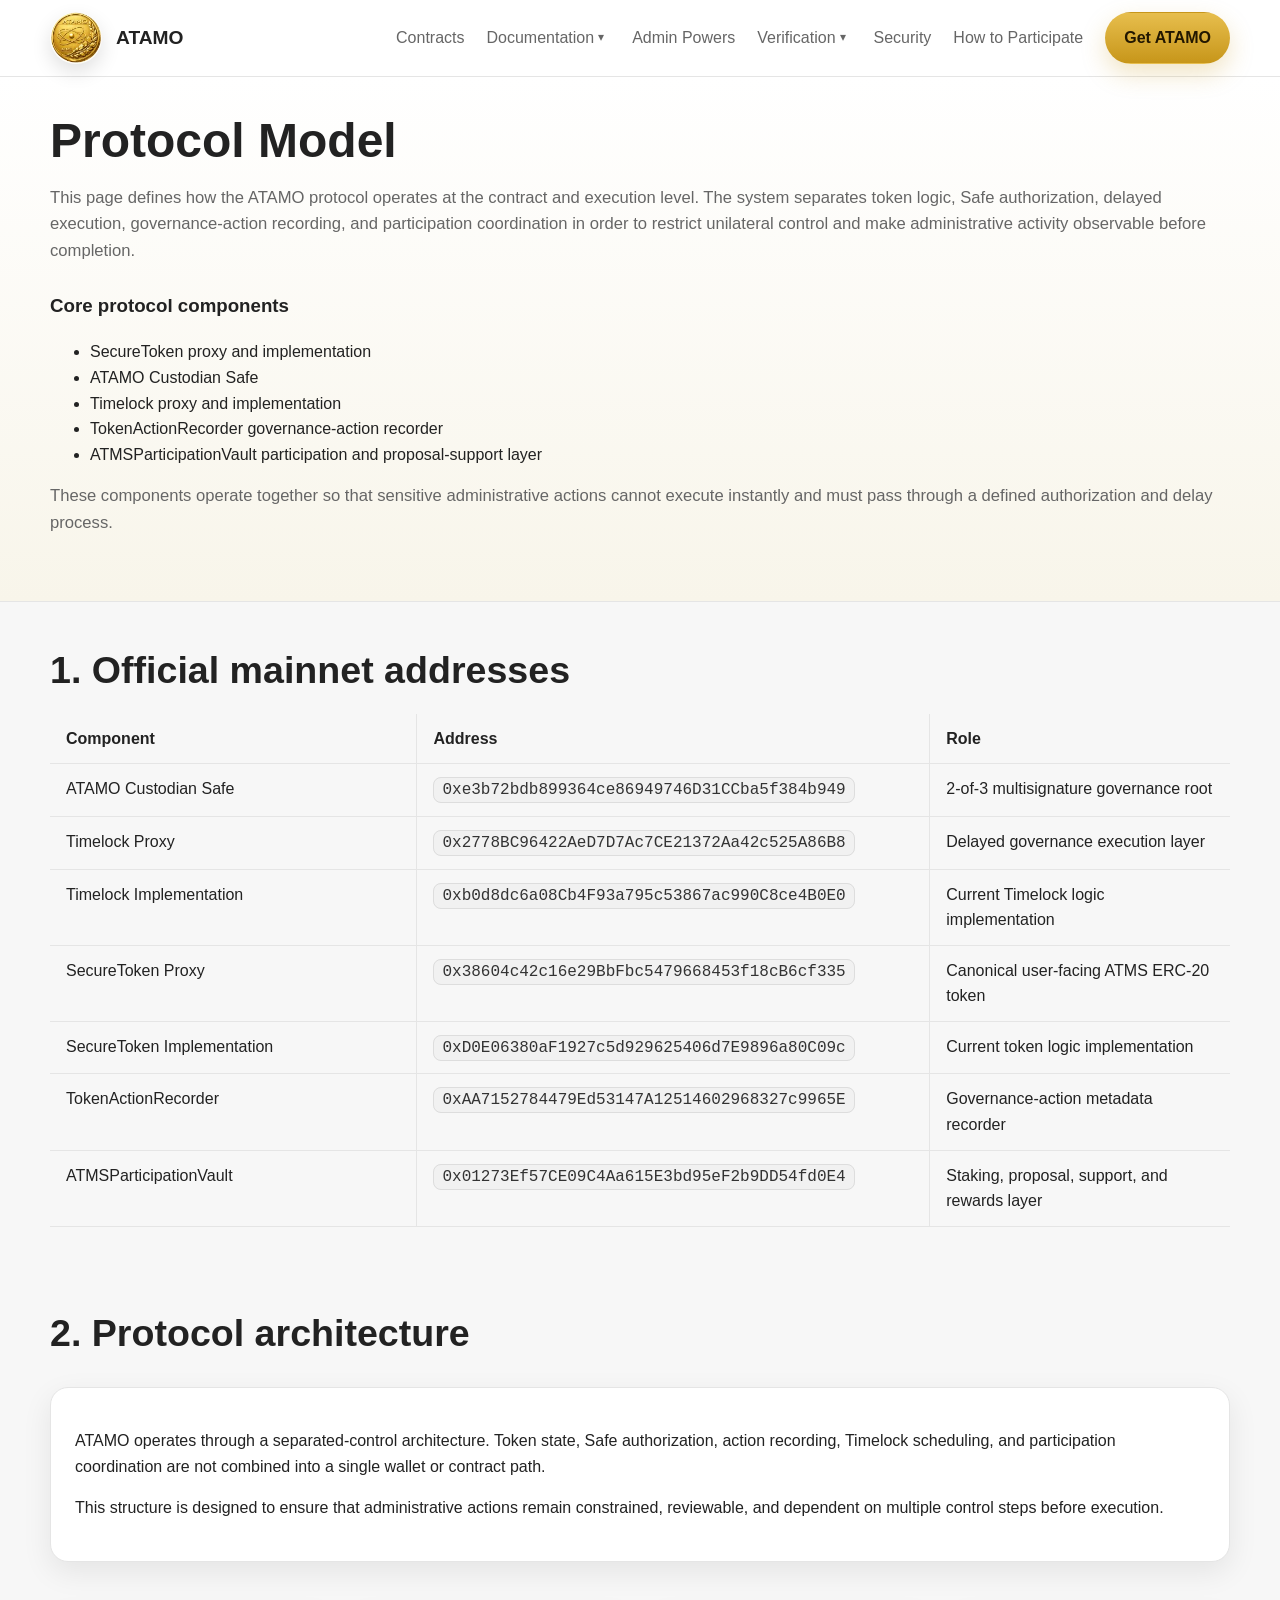
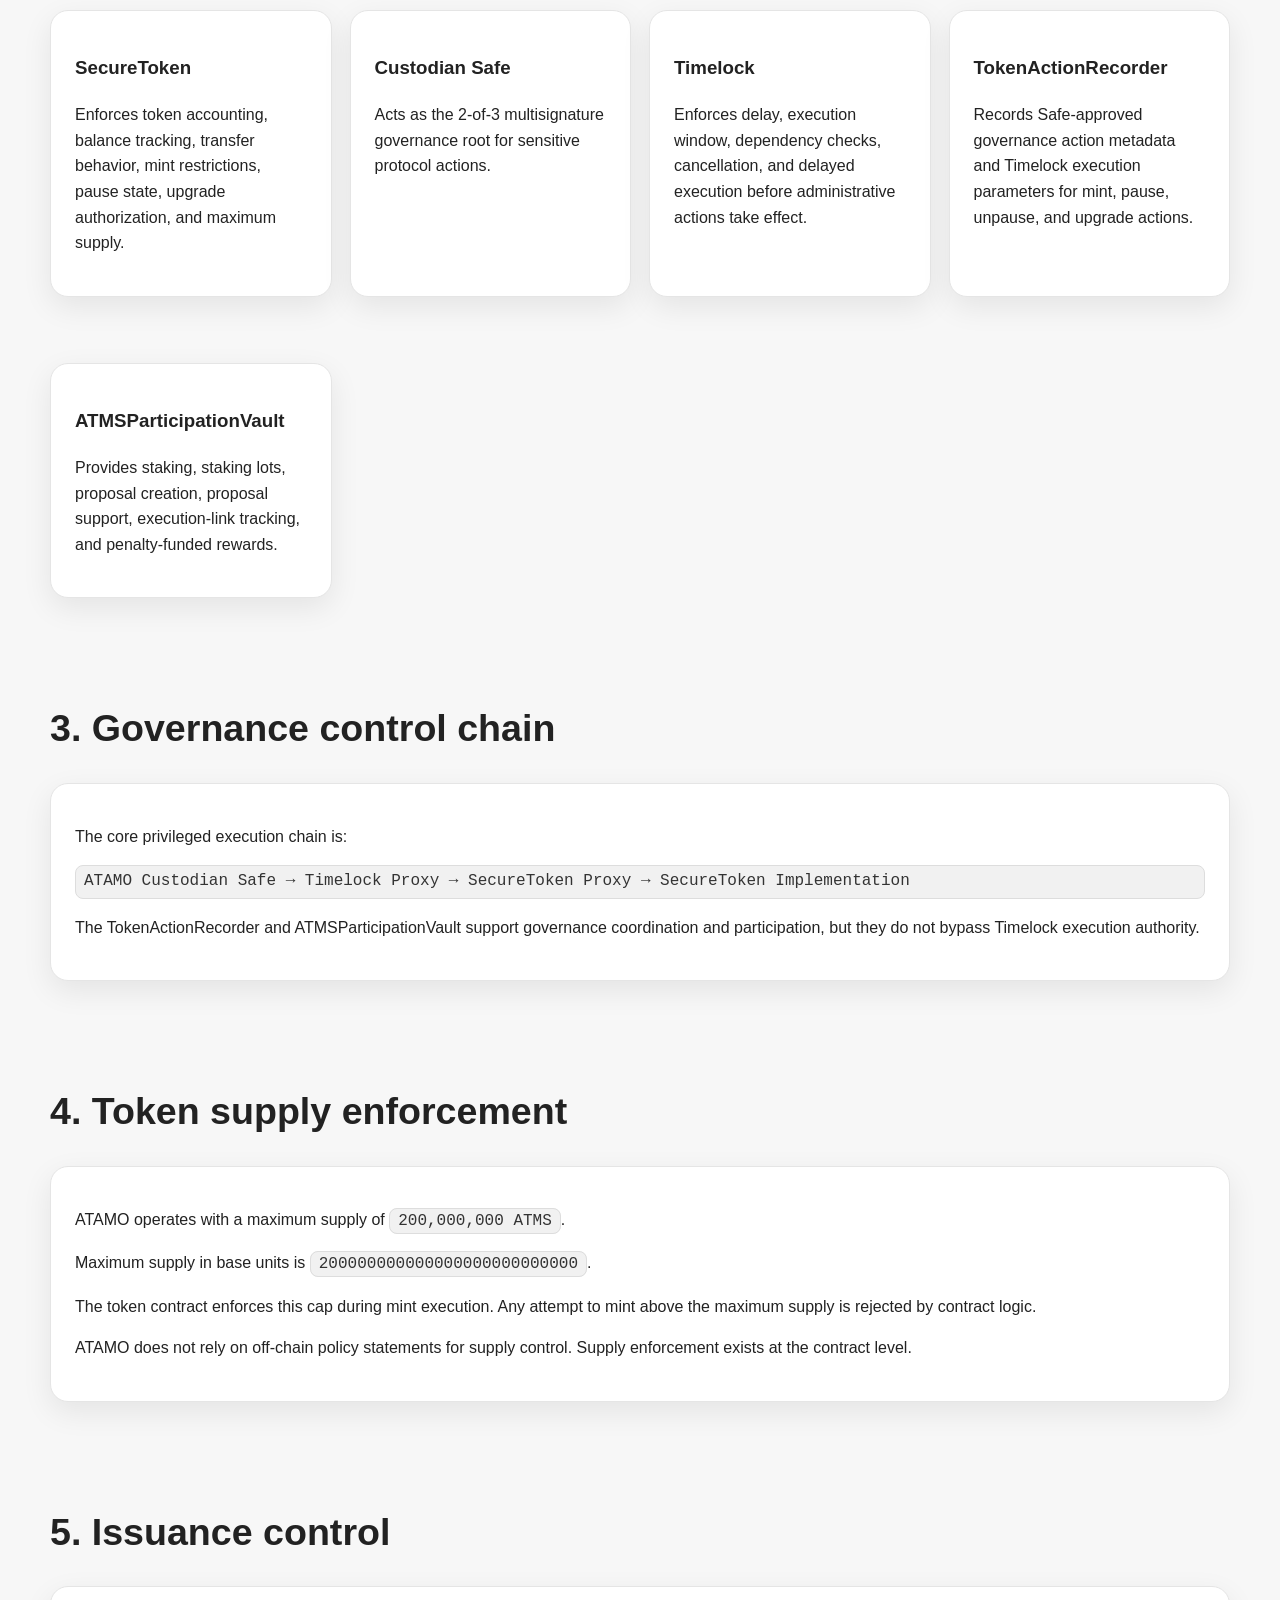
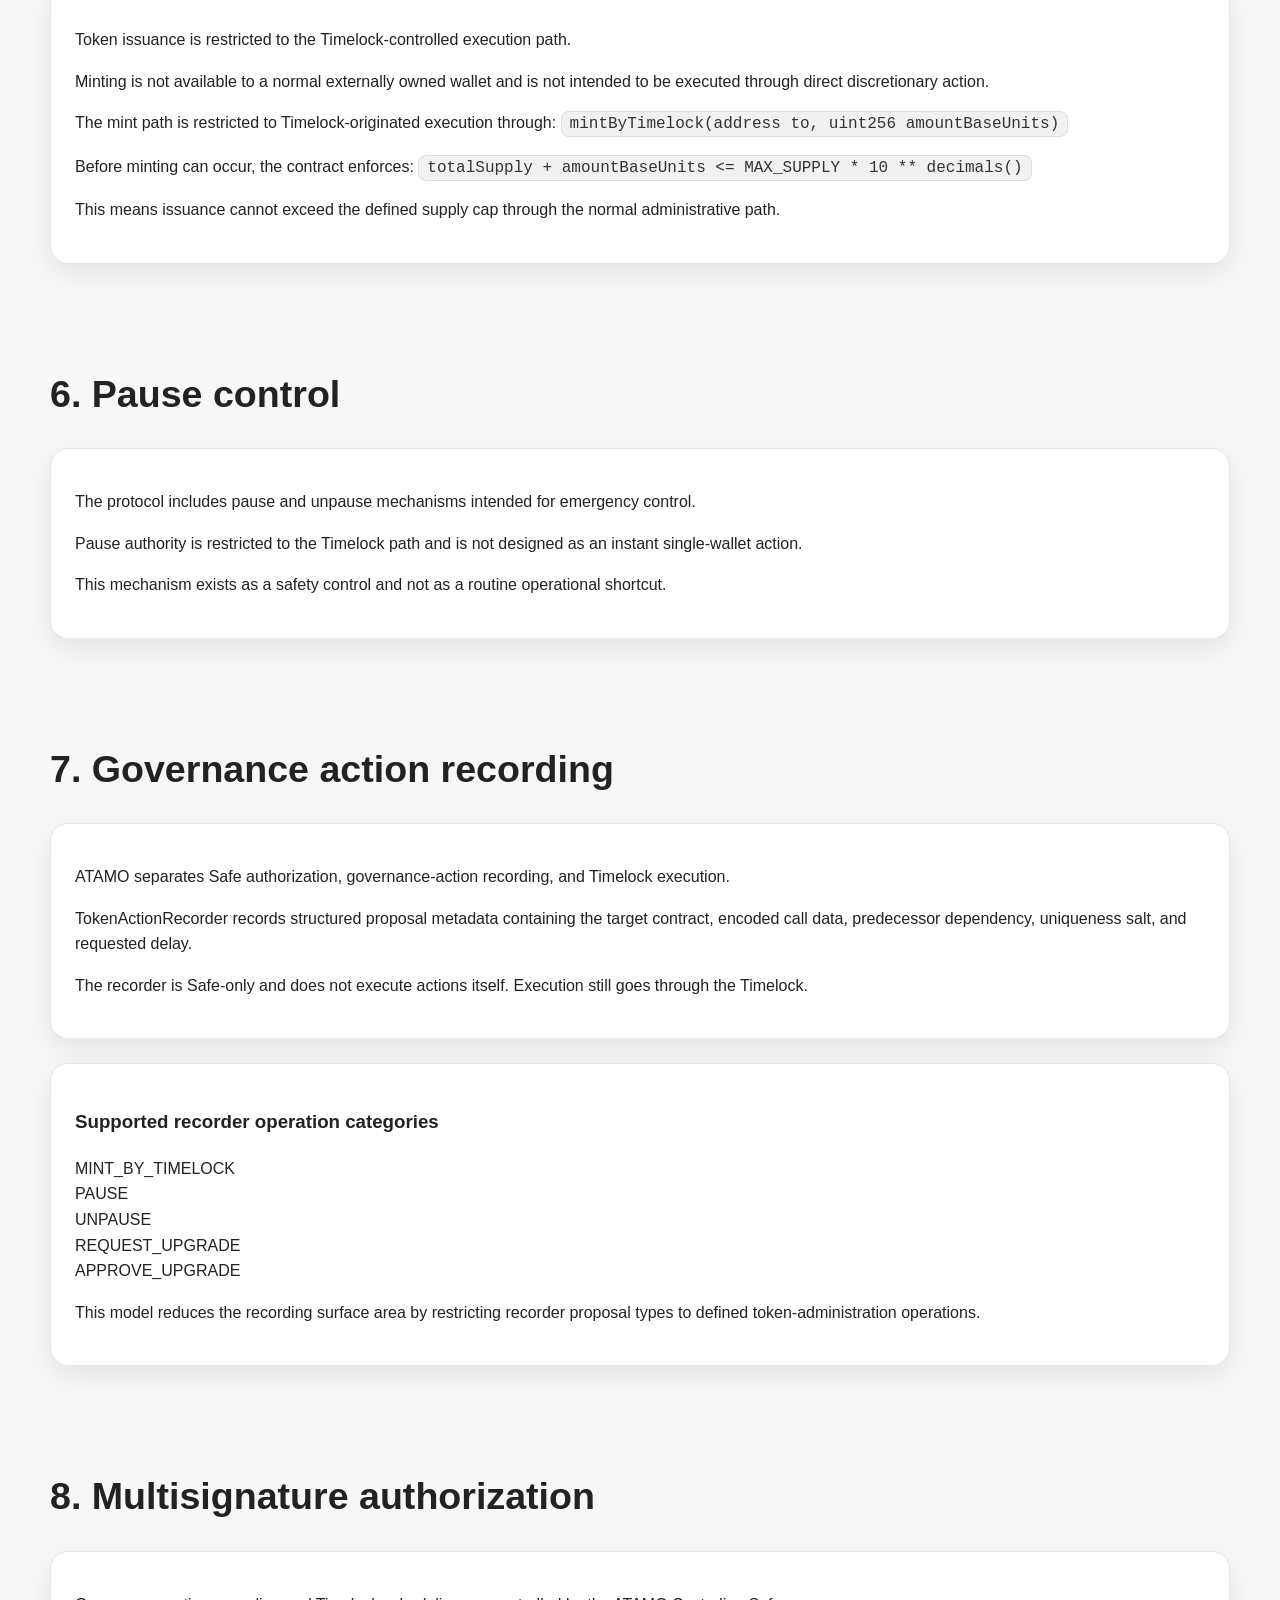
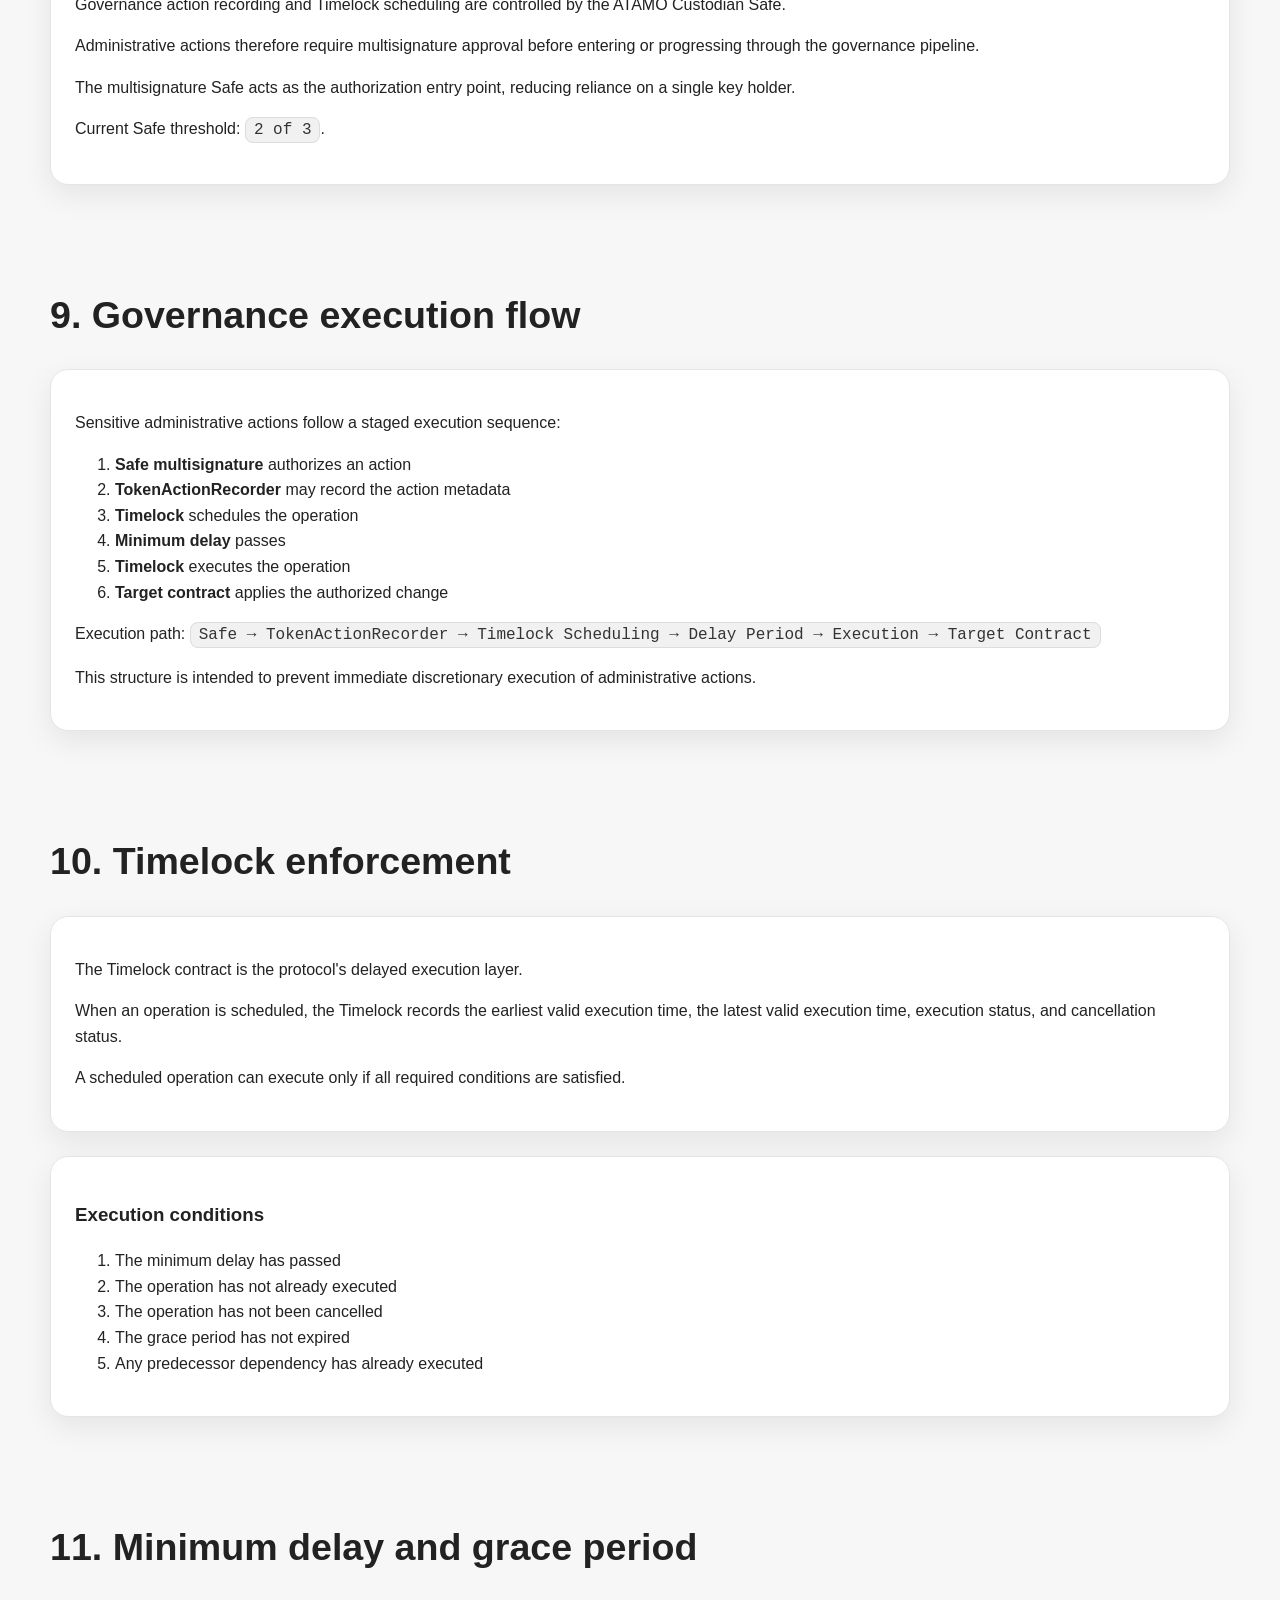
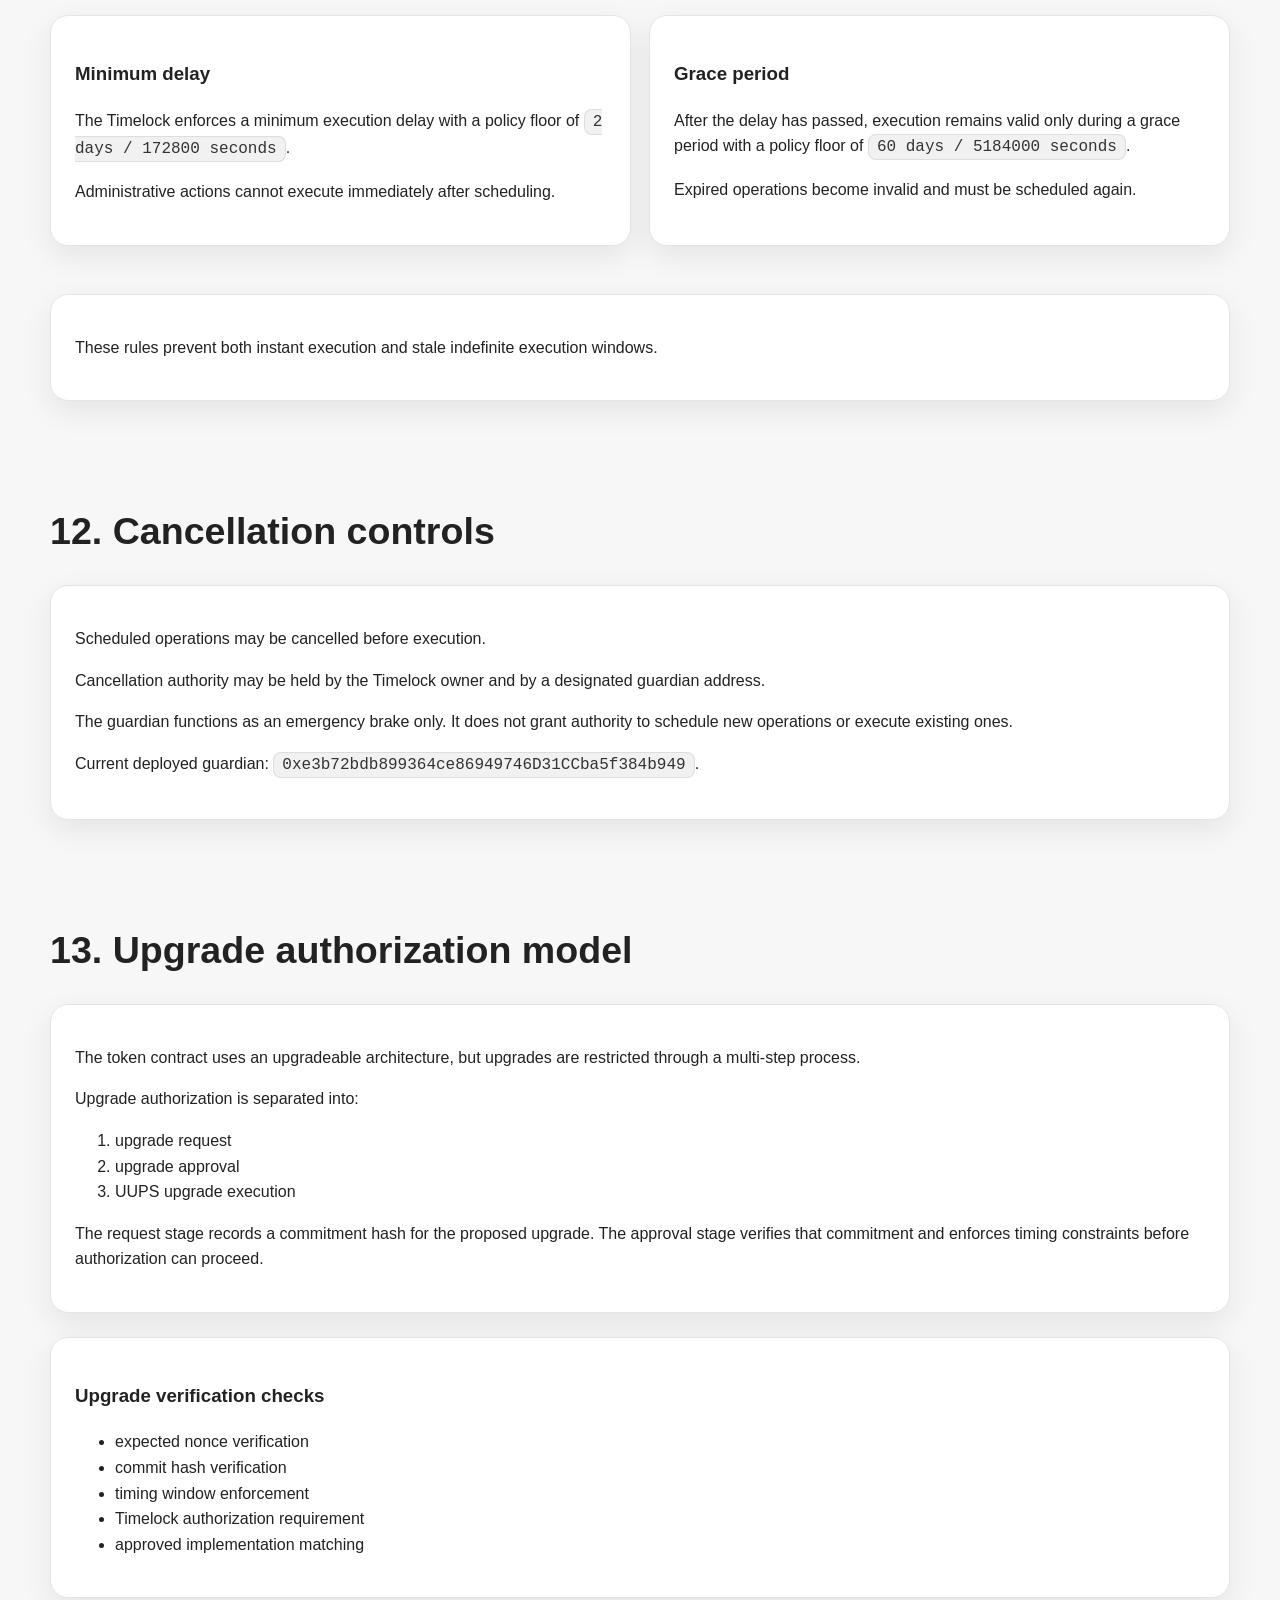
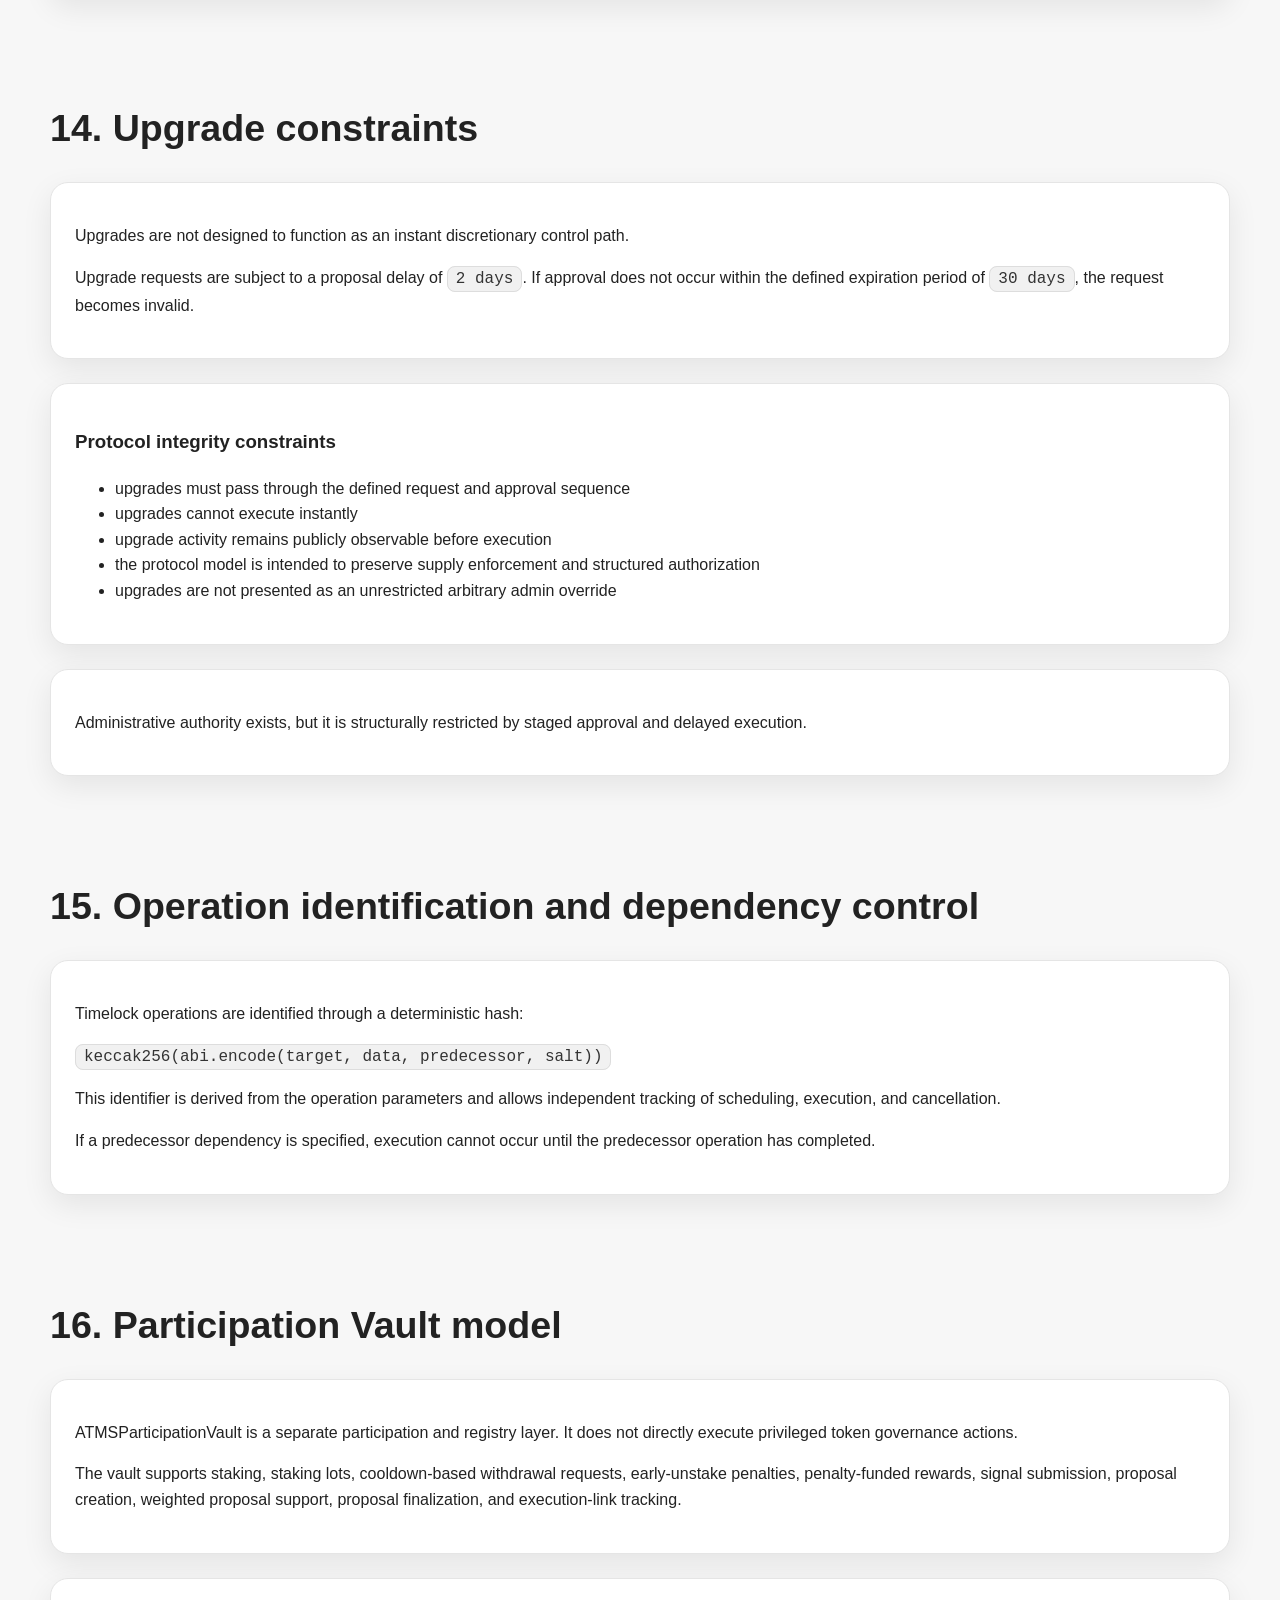
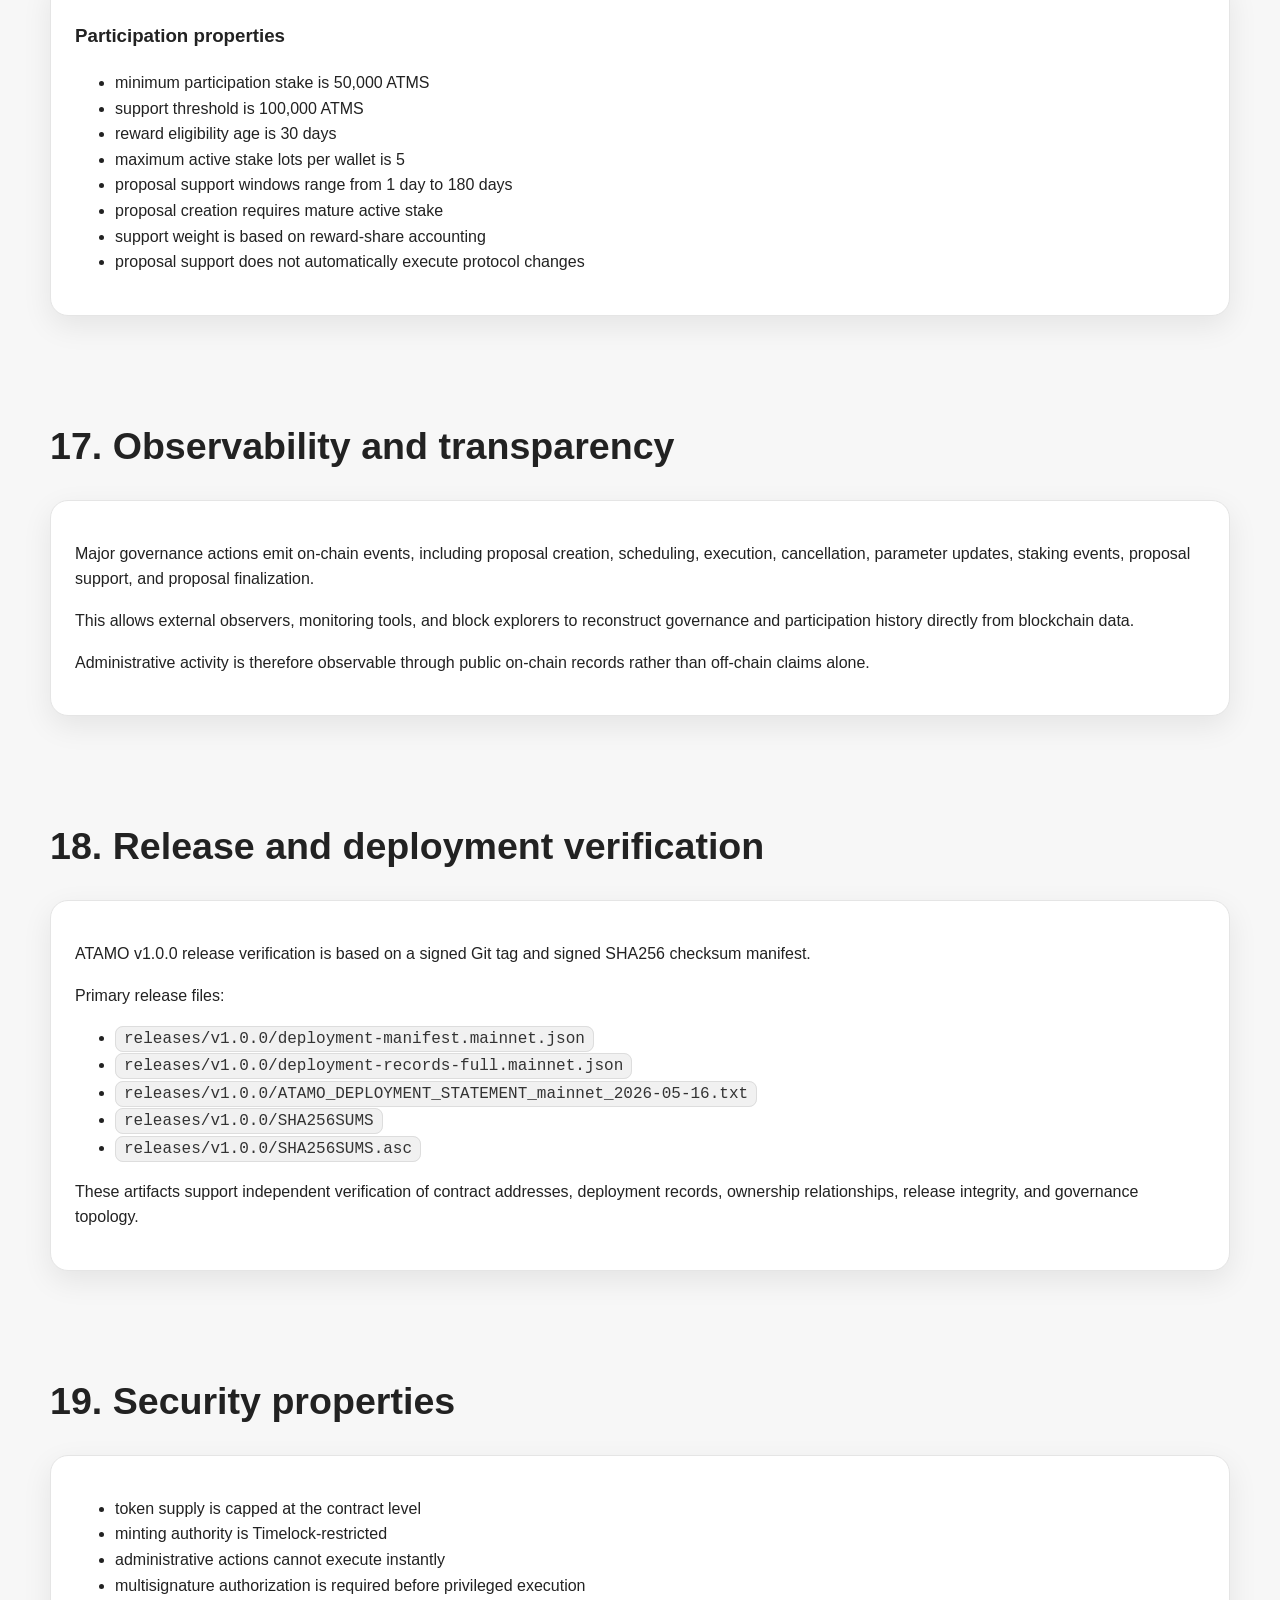
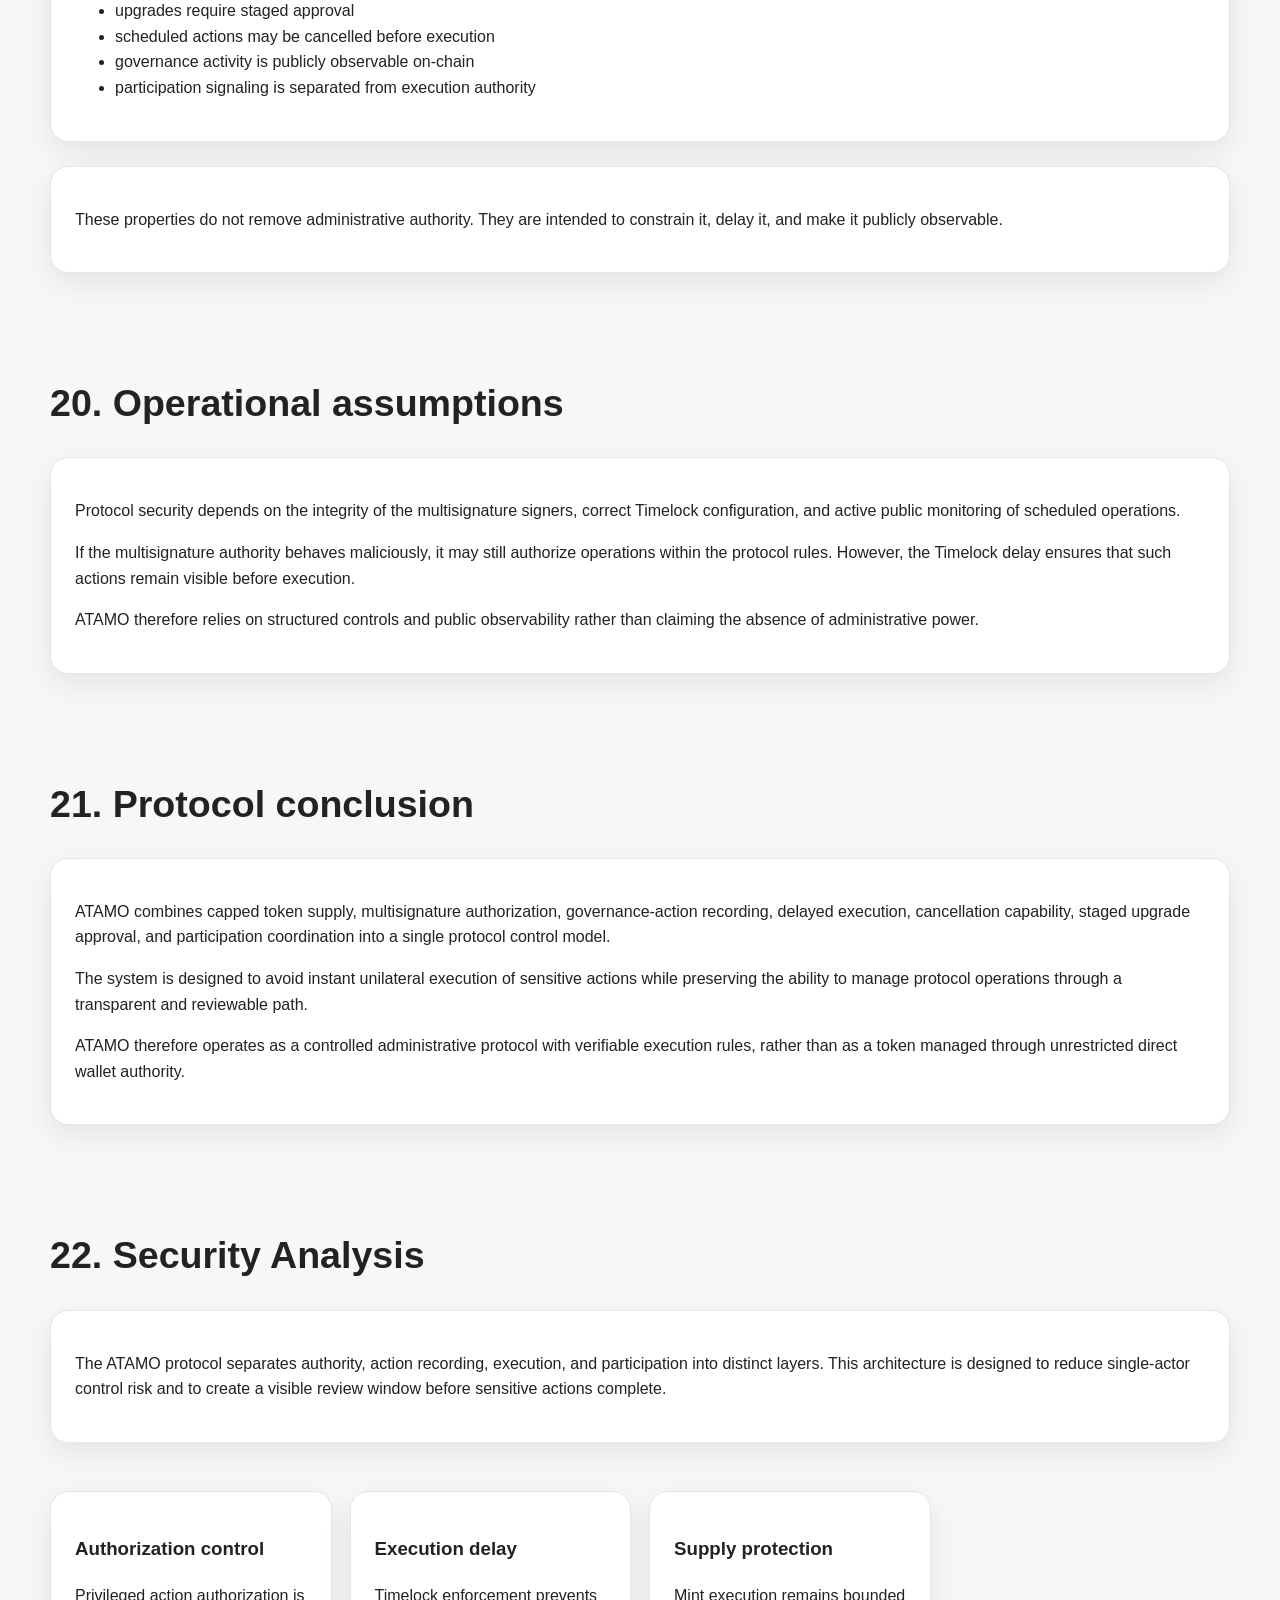
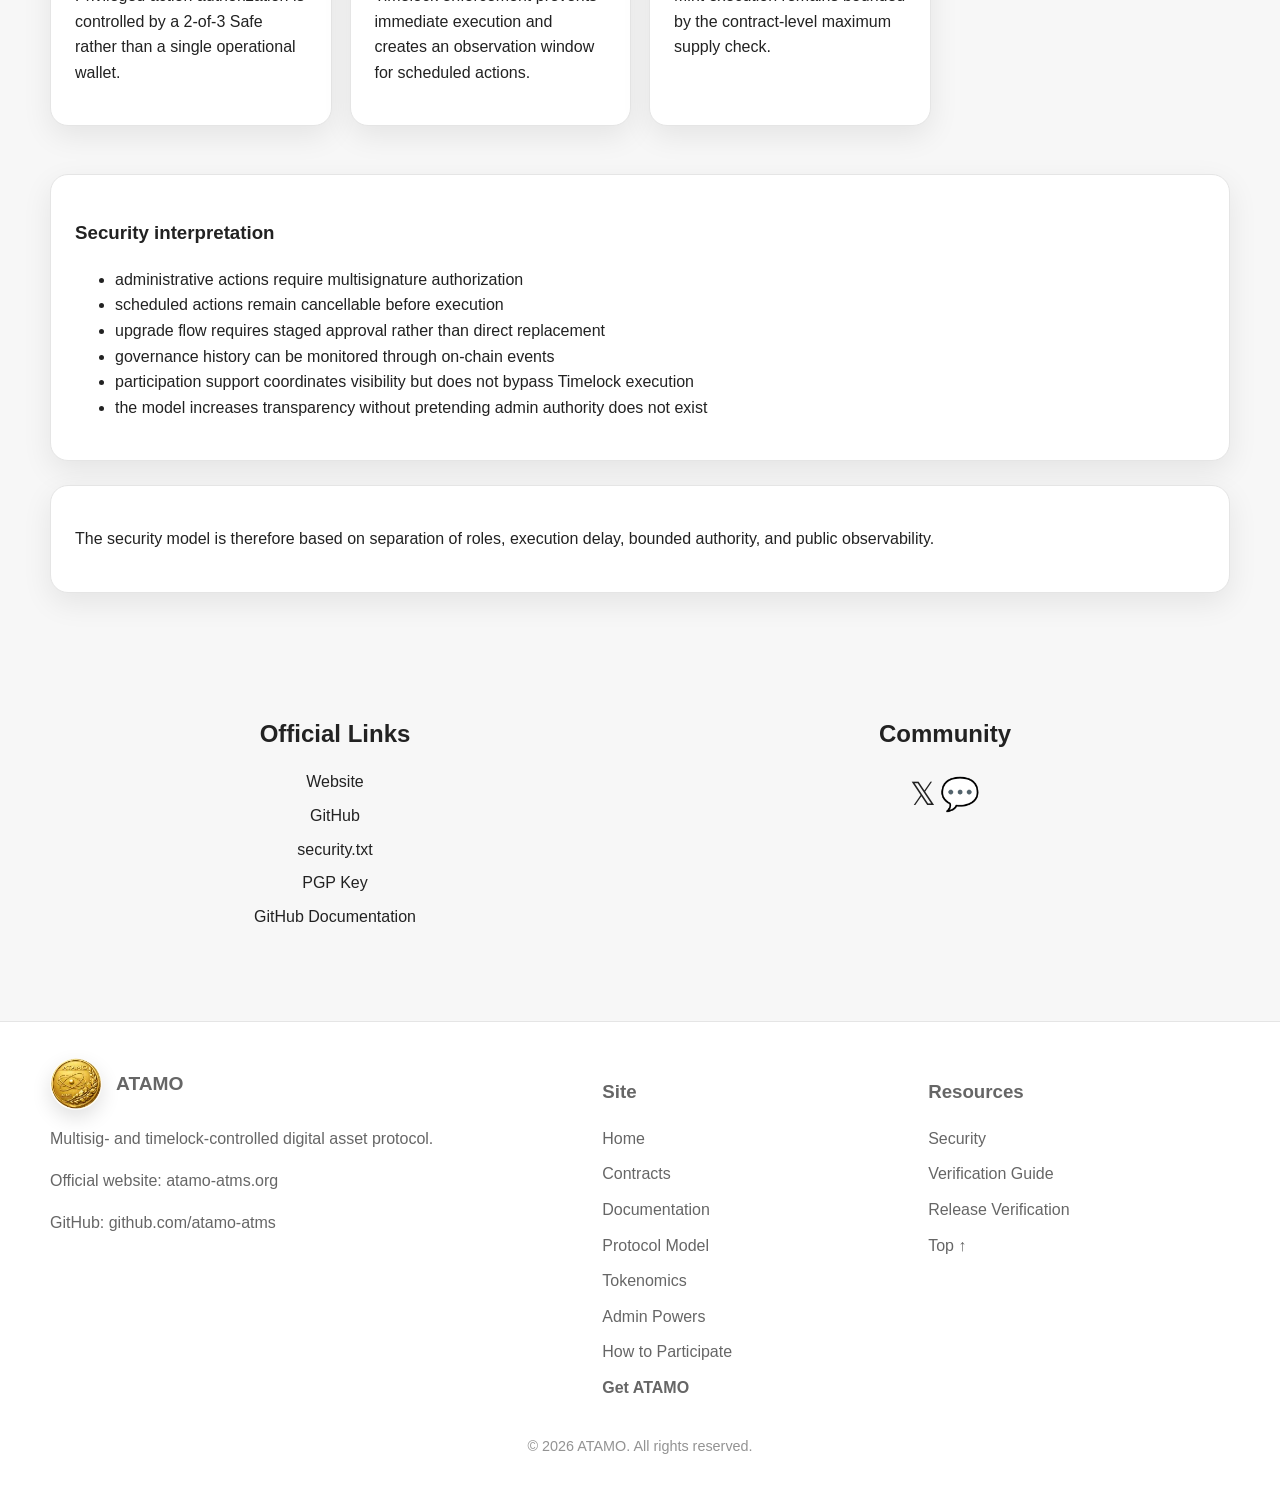
<file: protocol-model.html>
<!DOCTYPE html>
<html lang="en">
<head>
  <meta charset="UTF-8">
  <meta name="viewport" content="width=device-width, initial-scale=1.0">
  <title>ATAMO | Protocol Model</title>
  <meta name="description" content="Technical description of the ATAMO protocol model, multisig authorization, timelock execution flow, and security analysis.">
  <link rel="icon" href="favicon.png" type="image/png">
  <link rel="shortcut icon" href="favicon.ico">
  <link rel="stylesheet" href="style.css">
</head>
<body id="top">

<header class="topbar">
  <div class="container nav">
    <a href="index.html" class="brand">
      <img src="logo.webp" alt="ATAMO logo">
      <span>ATAMO</span>
    </a>

	<nav class="nav-links">
		<a href="contracts.html">Contracts</a>

		<div class="nav-dropdown">
			<span class="nav-dropdown-label">Documentation</span>

			<div class="dropdown-menu">
				<a href="documentation.html">Documentation</a>
				<a href="protocol-model.html">Protocol Model</a>
				<a href="tokenomics.html">Tokenomics</a>
			</div>
		</div>

		<a href="admin-powers.html">Admin Powers</a>
		
		<div class="nav-dropdown">
			<span class="nav-dropdown-label">Verification</span>

			<div class="dropdown-menu">
				<a href="verify.html">Verification Guide</a>
				<a href="release-verification.html">Release Verification</a>
			</div>
		</div>

		<a href="security.html">Security</a>
		<a href="participate.html">How to Participate</a>
		<a class="button button-primary" href="get-atamo.html">Get ATAMO</a>
	</nav>
  </div>
</header>

<main>
  <section class="hero">
    <div class="container">
      <h1>Protocol Model</h1>
      <p>
        This page defines how the ATAMO protocol operates at the contract and
        execution level. The system separates token logic, Safe authorization,
        delayed execution, governance-action recording, and participation
        coordination in order to restrict unilateral control and make
        administrative activity observable before completion.
      </p>

      <h3>Core protocol components</h3>
      <ul>
        <li>SecureToken proxy and implementation</li>
        <li>ATAMO Custodian Safe</li>
        <li>Timelock proxy and implementation</li>
        <li>TokenActionRecorder governance-action recorder</li>
        <li>ATMSParticipationVault participation and proposal-support layer</li>
      </ul>

      <p>
        These components operate together so that sensitive administrative
        actions cannot execute instantly and must pass through a defined
        authorization and delay process.
      </p>
    </div>
  </section>

  <section id="official-addresses">
    <div class="container">
      <h2 class="section-title">1. Official mainnet addresses</h2>

      <div class="table-wrap">
        <table>
          <thead>
            <tr>
              <th>Component</th>
              <th>Address</th>
              <th>Role</th>
            </tr>
          </thead>
          <tbody>
            <tr>
              <td>ATAMO Custodian Safe</td>
              <td><span class="code">0xe3b72bdb899364ce86949746D31CCba5f384b949</span></td>
              <td>2-of-3 multisignature governance root</td>
            </tr>
            <tr>
              <td>Timelock Proxy</td>
              <td><span class="code">0x2778BC96422AeD7D7Ac7CE21372Aa42c525A86B8</span></td>
              <td>Delayed governance execution layer</td>
            </tr>
            <tr>
              <td>Timelock Implementation</td>
              <td><span class="code">0xb0d8dc6a08Cb4F93a795c53867ac990C8ce4B0E0</span></td>
              <td>Current Timelock logic implementation</td>
            </tr>
            <tr>
              <td>SecureToken Proxy</td>
              <td><span class="code">0x38604c42c16e29BbFbc5479668453f18cB6cf335</span></td>
              <td>Canonical user-facing ATMS ERC-20 token</td>
            </tr>
            <tr>
              <td>SecureToken Implementation</td>
              <td><span class="code">0xD0E06380aF1927c5d929625406d7E9896a80C09c</span></td>
              <td>Current token logic implementation</td>
            </tr>
            <tr>
              <td>TokenActionRecorder</td>
              <td><span class="code">0xAA7152784479Ed53147A12514602968327c9965E</span></td>
              <td>Governance-action metadata recorder</td>
            </tr>
            <tr>
              <td>ATMSParticipationVault</td>
              <td><span class="code">0x01273Ef57CE09C4Aa615E3bd95eF2b9DD54fd0E4</span></td>
              <td>Staking, proposal, support, and rewards layer</td>
            </tr>
          </tbody>
        </table>
      </div>
    </div>
  </section>

  <section id="protocol-architecture">
    <div class="container">
      <h2 class="section-title">2. Protocol architecture</h2>

      <div class="card_tokenomics">
        <p>
          ATAMO operates through a separated-control architecture. Token state,
          Safe authorization, action recording, Timelock scheduling, and
          participation coordination are not combined into a single wallet or
          contract path.
        </p>
        <p>
          This structure is designed to ensure that administrative actions remain
          constrained, reviewable, and dependent on multiple control steps before
          execution.
        </p>
      </div>

      <div class="feature-grid">
        <div class="card_tokenomics">
          <h3>SecureToken</h3>
          <p>
            Enforces token accounting, balance tracking, transfer behavior, mint
            restrictions, pause state, upgrade authorization, and maximum supply.
          </p>
        </div>

        <div class="card_tokenomics">
          <h3>Custodian Safe</h3>
          <p>
            Acts as the 2-of-3 multisignature governance root for sensitive
            protocol actions.
          </p>
        </div>

        <div class="card_tokenomics">
          <h3>Timelock</h3>
          <p>
            Enforces delay, execution window, dependency checks, cancellation,
            and delayed execution before administrative actions take effect.
          </p>
        </div>

        <div class="card_tokenomics">
          <h3>TokenActionRecorder</h3>
          <p>
            Records Safe-approved governance action metadata and Timelock
            execution parameters for mint, pause, unpause, and upgrade actions.
          </p>
        </div>

        <div class="card_tokenomics">
          <h3>ATMSParticipationVault</h3>
          <p>
            Provides staking, staking lots, proposal creation, proposal support,
            execution-link tracking, and penalty-funded rewards.
          </p>
        </div>
      </div>
    </div>
  </section>

  <section id="governance-chain">
    <div class="container">
      <h2 class="section-title">3. Governance control chain</h2>

      <div class="card_tokenomics">
        <p>
          The core privileged execution chain is:
        </p>
        <p class="code">
          ATAMO Custodian Safe → Timelock Proxy → SecureToken Proxy → SecureToken Implementation
        </p>
        <p>
          The TokenActionRecorder and ATMSParticipationVault support governance
          coordination and participation, but they do not bypass Timelock
          execution authority.
        </p>
      </div>
    </div>
  </section>

  <section id="token-supply">
    <div class="container">
      <h2 class="section-title">4. Token supply enforcement</h2>

      <div class="card_tokenomics">
        <p>
          ATAMO operates with a maximum supply of
          <span class="code">200,000,000 ATMS</span>.
        </p>
        <p>
          Maximum supply in base units is
          <span class="code">200000000000000000000000000</span>.
        </p>
        <p>
          The token contract enforces this cap during mint execution. Any attempt
          to mint above the maximum supply is rejected by contract logic.
        </p>
        <p>
          ATAMO does not rely on off-chain policy statements for supply control.
          Supply enforcement exists at the contract level.
        </p>
      </div>
    </div>
  </section>

  <section id="issuance-control">
    <div class="container">
      <h2 class="section-title">5. Issuance control</h2>

      <div class="card_tokenomics">
        <p>
          Token issuance is restricted to the Timelock-controlled execution path.
        </p>
        <p>
          Minting is not available to a normal externally owned wallet and is not
          intended to be executed through direct discretionary action.
        </p>
        <p>
          The mint path is restricted to Timelock-originated execution through:
          <span class="code">mintByTimelock(address to, uint256 amountBaseUnits)</span>
        </p>
        <p>
          Before minting can occur, the contract enforces:
          <span class="code">totalSupply + amountBaseUnits &lt;= MAX_SUPPLY * 10 ** decimals()</span>
        </p>
        <p>
          This means issuance cannot exceed the defined supply cap through the
          normal administrative path.
        </p>
      </div>
    </div>
  </section>

  <section id="pause-control">
    <div class="container">
      <h2 class="section-title">6. Pause control</h2>

      <div class="card_tokenomics">
        <p>
          The protocol includes pause and unpause mechanisms intended for
          emergency control.
        </p>
        <p>
          Pause authority is restricted to the Timelock path and is not designed
          as an instant single-wallet action.
        </p>
        <p>
          This mechanism exists as a safety control and not as a routine
          operational shortcut.
        </p>
      </div>
    </div>
  </section>

  <section id="governance-recording">
    <div class="container">
      <h2 class="section-title">7. Governance action recording</h2>

      <div class="card_tokenomics">
        <p>
          ATAMO separates Safe authorization, governance-action recording, and
          Timelock execution.
        </p>
        <p>
          TokenActionRecorder records structured proposal metadata containing the
          target contract, encoded call data, predecessor dependency, uniqueness
          salt, and requested delay.
        </p>
        <p>
          The recorder is Safe-only and does not execute actions itself.
          Execution still goes through the Timelock.
        </p>
      </div>

      <div class="card_tokenomics">
        <h3>Supported recorder operation categories</h3>
        <ul style="list-style-type: none; padding-left: 0;">
          <li>MINT_BY_TIMELOCK</li>
          <li>PAUSE</li>
          <li>UNPAUSE</li>
          <li>REQUEST_UPGRADE</li>
          <li>APPROVE_UPGRADE</li>
        </ul>
        <p>
          This model reduces the recording surface area by restricting recorder
          proposal types to defined token-administration operations.
        </p>
      </div>
    </div>
  </section>

  <section id="multisignature-authorization">
    <div class="container">
      <h2 class="section-title">8. Multisignature authorization</h2>

      <div class="card_tokenomics">
        <p>
          Governance action recording and Timelock scheduling are controlled by
          the ATAMO Custodian Safe.
        </p>
        <p>
          Administrative actions therefore require multisignature approval before
          entering or progressing through the governance pipeline.
        </p>
        <p>
          The multisignature Safe acts as the authorization entry point, reducing
          reliance on a single key holder.
        </p>
        <p>
          Current Safe threshold:
          <span class="code">2 of 3</span>.
        </p>
      </div>
    </div>
  </section>

  <section id="governance-execution-flow">
    <div class="container">
      <h2 class="section-title">9. Governance execution flow</h2>

      <div class="card_tokenomics">
        <p>
          Sensitive administrative actions follow a staged execution sequence:
        </p>
        <ol>
          <li><strong>Safe multisignature</strong> authorizes an action</li>
          <li><strong>TokenActionRecorder</strong> may record the action metadata</li>
          <li><strong>Timelock</strong> schedules the operation</li>
          <li><strong>Minimum delay</strong> passes</li>
          <li><strong>Timelock</strong> executes the operation</li>
          <li><strong>Target contract</strong> applies the authorized change</li>
        </ol>
        <p>
          Execution path:
          <span class="code">Safe → TokenActionRecorder → Timelock Scheduling → Delay Period → Execution → Target Contract</span>
        </p>
        <p>
          This structure is intended to prevent immediate discretionary execution
          of administrative actions.
        </p>
      </div>
    </div>
  </section>

  <section id="timelock-enforcement">
    <div class="container">
      <h2 class="section-title">10. Timelock enforcement</h2>

      <div class="card_tokenomics">
        <p>
          The Timelock contract is the protocol's delayed execution layer.
        </p>
        <p>
          When an operation is scheduled, the Timelock records the earliest valid
          execution time, the latest valid execution time, execution status, and
          cancellation status.
        </p>
        <p>
          A scheduled operation can execute only if all required conditions are
          satisfied.
        </p>
      </div>

      <div class="card_tokenomics">
        <h3>Execution conditions</h3>
        <ol>
          <li>The minimum delay has passed</li>
          <li>The operation has not already executed</li>
          <li>The operation has not been cancelled</li>
          <li>The grace period has not expired</li>
          <li>Any predecessor dependency has already executed</li>
        </ol>
      </div>
    </div>
  </section>

  <section id="timelock-parameters">
    <div class="container">
      <h2 class="section-title">11. Minimum delay and grace period</h2>

      <div class="feature-grid feature-grid-2">
        <div class="card_tokenomics">
          <h3>Minimum delay</h3>
          <p>
            The Timelock enforces a minimum execution delay with a policy floor of
            <span class="code">2 days / 172800 seconds</span>.
          </p>
          <p>
            Administrative actions cannot execute immediately after scheduling.
          </p>
        </div>

        <div class="card_tokenomics">
          <h3>Grace period</h3>
          <p>
            After the delay has passed, execution remains valid only during a
            grace period with a policy floor of
            <span class="code">60 days / 5184000 seconds</span>.
          </p>
          <p>
            Expired operations become invalid and must be scheduled again.
          </p>
        </div>
      </div>

      <div class="card_tokenomics">
        <p>
          These rules prevent both instant execution and stale indefinite
          execution windows.
        </p>
      </div>
    </div>
  </section>

  <section id="cancellation-controls">
    <div class="container">
      <h2 class="section-title">12. Cancellation controls</h2>

      <div class="card_tokenomics">
        <p>
          Scheduled operations may be cancelled before execution.
        </p>
        <p>
          Cancellation authority may be held by the Timelock owner and by a
          designated guardian address.
        </p>
        <p>
          The guardian functions as an emergency brake only. It does not grant
          authority to schedule new operations or execute existing ones.
        </p>
        <p>
          Current deployed guardian:
          <span class="code">0xe3b72bdb899364ce86949746D31CCba5f384b949</span>.
        </p>
      </div>
    </div>
  </section>

  <section id="upgrade-authorization">
    <div class="container">
      <h2 class="section-title">13. Upgrade authorization model</h2>

      <div class="card_tokenomics">
        <p>
          The token contract uses an upgradeable architecture, but upgrades are
          restricted through a multi-step process.
        </p>
        <p>
          Upgrade authorization is separated into:
        </p>
        <ol>
          <li>upgrade request</li>
          <li>upgrade approval</li>
          <li>UUPS upgrade execution</li>
        </ol>
        <p>
          The request stage records a commitment hash for the proposed upgrade.
          The approval stage verifies that commitment and enforces timing
          constraints before authorization can proceed.
        </p>
      </div>

      <div class="card_tokenomics">
        <h3>Upgrade verification checks</h3>
        <ul>
          <li>expected nonce verification</li>
          <li>commit hash verification</li>
          <li>timing window enforcement</li>
          <li>Timelock authorization requirement</li>
          <li>approved implementation matching</li>
        </ul>
      </div>
    </div>
  </section>

  <section id="upgrade-constraints">
    <div class="container">
      <h2 class="section-title">14. Upgrade constraints</h2>

      <div class="card_tokenomics">
        <p>
          Upgrades are not designed to function as an instant discretionary
          control path.
        </p>
        <p>
          Upgrade requests are subject to a proposal delay of
          <span class="code">2 days</span>.
          If approval does not occur within the defined expiration period of
          <span class="code">30 days</span>, the request becomes invalid.
        </p>
      </div>

      <div class="card_tokenomics">
        <h3>Protocol integrity constraints</h3>
        <ul>
          <li>upgrades must pass through the defined request and approval sequence</li>
          <li>upgrades cannot execute instantly</li>
          <li>upgrade activity remains publicly observable before execution</li>
          <li>the protocol model is intended to preserve supply enforcement and structured authorization</li>
          <li>upgrades are not presented as an unrestricted arbitrary admin override</li>
        </ul>
      </div>

      <div class="card_tokenomics">
        <p>
          Administrative authority exists, but it is structurally restricted by
          staged approval and delayed execution.
        </p>
      </div>
    </div>
  </section>

  <section id="operation-identification">
    <div class="container">
      <h2 class="section-title">15. Operation identification and dependency control</h2>

      <div class="card_tokenomics">
        <p>
          Timelock operations are identified through a deterministic hash:
        </p>
        <p>
          <span class="code">keccak256(abi.encode(target, data, predecessor, salt))</span>
        </p>
        <p>
          This identifier is derived from the operation parameters and allows
          independent tracking of scheduling, execution, and cancellation.
        </p>
        <p>
          If a predecessor dependency is specified, execution cannot occur until
          the predecessor operation has completed.
        </p>
      </div>
    </div>
  </section>

  <section id="participation-vault">
    <div class="container">
      <h2 class="section-title">16. Participation Vault model</h2>

      <div class="card_tokenomics">
        <p>
          ATMSParticipationVault is a separate participation and registry layer.
          It does not directly execute privileged token governance actions.
        </p>
        <p>
          The vault supports staking, staking lots, cooldown-based withdrawal
          requests, early-unstake penalties, penalty-funded rewards, signal
          submission, proposal creation, weighted proposal support, proposal
          finalization, and execution-link tracking.
        </p>
      </div>

      <div class="card_tokenomics">
        <h3>Participation properties</h3>
        <ul>
          <li>minimum participation stake is 50,000 ATMS</li>
          <li>support threshold is 100,000 ATMS</li>
          <li>reward eligibility age is 30 days</li>
          <li>maximum active stake lots per wallet is 5</li>
          <li>proposal support windows range from 1 day to 180 days</li>
          <li>proposal creation requires mature active stake</li>
          <li>support weight is based on reward-share accounting</li>
          <li>proposal support does not automatically execute protocol changes</li>
        </ul>
      </div>
    </div>
  </section>

  <section id="observability">
    <div class="container">
      <h2 class="section-title">17. Observability and transparency</h2>

      <div class="card_tokenomics">
        <p>
          Major governance actions emit on-chain events, including proposal
          creation, scheduling, execution, cancellation, parameter updates,
          staking events, proposal support, and proposal finalization.
        </p>
        <p>
          This allows external observers, monitoring tools, and block explorers
          to reconstruct governance and participation history directly from
          blockchain data.
        </p>
        <p>
          Administrative activity is therefore observable through public on-chain
          records rather than off-chain claims alone.
        </p>
      </div>
    </div>
  </section>

  <section id="release-verification">
    <div class="container">
      <h2 class="section-title">18. Release and deployment verification</h2>

      <div class="card_tokenomics">
        <p>
          ATAMO v1.0.0 release verification is based on a signed Git tag and
          signed SHA256 checksum manifest.
        </p>
        <p>
          Primary release files:
        </p>
        <ul>
          <li><span class="code">releases/v1.0.0/deployment-manifest.mainnet.json</span></li>
          <li><span class="code">releases/v1.0.0/deployment-records-full.mainnet.json</span></li>
          <li><span class="code">releases/v1.0.0/ATAMO_DEPLOYMENT_STATEMENT_mainnet_2026-05-16.txt</span></li>
          <li><span class="code">releases/v1.0.0/SHA256SUMS</span></li>
          <li><span class="code">releases/v1.0.0/SHA256SUMS.asc</span></li>
        </ul>
        <p>
          These artifacts support independent verification of contract addresses,
          deployment records, ownership relationships, release integrity, and
          governance topology.
        </p>
      </div>
    </div>
  </section>

  <section id="security-properties">
    <div class="container">
      <h2 class="section-title">19. Security properties</h2>

      <div class="card_tokenomics">
        <ul>
          <li>token supply is capped at the contract level</li>
          <li>minting authority is Timelock-restricted</li>
          <li>administrative actions cannot execute instantly</li>
          <li>multisignature authorization is required before privileged execution</li>
          <li>upgrades require staged approval</li>
          <li>scheduled actions may be cancelled before execution</li>
          <li>governance activity is publicly observable on-chain</li>
          <li>participation signaling is separated from execution authority</li>
        </ul>
      </div>

      <div class="card_tokenomics">
        <p>
          These properties do not remove administrative authority. They are
          intended to constrain it, delay it, and make it publicly observable.
        </p>
      </div>
    </div>
  </section>

  <section id="operational-assumptions">
    <div class="container">
      <h2 class="section-title">20. Operational assumptions</h2>

      <div class="card_tokenomics">
        <p>
          Protocol security depends on the integrity of the multisignature
          signers, correct Timelock configuration, and active public monitoring
          of scheduled operations.
        </p>
        <p>
          If the multisignature authority behaves maliciously, it may still
          authorize operations within the protocol rules. However, the Timelock
          delay ensures that such actions remain visible before execution.
        </p>
        <p>
          ATAMO therefore relies on structured controls and public observability
          rather than claiming the absence of administrative power.
        </p>
      </div>
    </div>
  </section>

  <section id="protocol-conclusion">
    <div class="container">
      <h2 class="section-title">21. Protocol conclusion</h2>

      <div class="card_tokenomics">
        <p>
          ATAMO combines capped token supply, multisignature authorization,
          governance-action recording, delayed execution, cancellation capability,
          staged upgrade approval, and participation coordination into a single
          protocol control model.
        </p>
        <p>
          The system is designed to avoid instant unilateral execution of sensitive
          actions while preserving the ability to manage protocol operations
          through a transparent and reviewable path.
        </p>
        <p>
          ATAMO therefore operates as a controlled administrative protocol with
          verifiable execution rules, rather than as a token managed through
          unrestricted direct wallet authority.
        </p>
      </div>
    </div>
  </section>

  <section id="security-analysis">
    <div class="container">
      <h2 class="section-title">22. Security Analysis</h2>

      <div class="card_tokenomics">
        <p>
          The ATAMO protocol separates authority, action recording, execution,
          and participation into distinct layers. This architecture is designed
          to reduce single-actor control risk and to create a visible review
          window before sensitive actions complete.
        </p>
      </div>

      <div class="feature-grid">
        <div class="card_tokenomics">
          <h3>Authorization control</h3>
          <p>
            Privileged action authorization is controlled by a 2-of-3 Safe rather
            than a single operational wallet.
          </p>
        </div>

        <div class="card_tokenomics">
          <h3>Execution delay</h3>
          <p>
            Timelock enforcement prevents immediate execution and creates an
            observation window for scheduled actions.
          </p>
        </div>

        <div class="card_tokenomics">
          <h3>Supply protection</h3>
          <p>
            Mint execution remains bounded by the contract-level maximum supply
            check.
          </p>
        </div>
      </div>

      <div class="card_tokenomics">
        <h3>Security interpretation</h3>
        <ul>
          <li>administrative actions require multisignature authorization</li>
          <li>scheduled actions remain cancellable before execution</li>
          <li>upgrade flow requires staged approval rather than direct replacement</li>
          <li>governance history can be monitored through on-chain events</li>
          <li>participation support coordinates visibility but does not bypass Timelock execution</li>
          <li>the model increases transparency without pretending admin authority does not exist</li>
        </ul>
      </div>

      <div class="card_tokenomics">
        <p>
          The security model is therefore based on separation of roles, execution
          delay, bounded authority, and public observability.
        </p>
      </div>
    </div>
  </section>
</main>


<section class="official-links">
  <div class="container official-links-grid">

    <div>
      <h2>Official Links</h2>
      <ul>
        <li><a href="https://atamo-atms.org">Website</a></li>
        <li><a href="https://github.com/atamo-atms">GitHub</a></li>
        <li><a href="/.well-known/security.txt">security.txt</a></li>
        <li><a href="/.well-known/pgp-key.txt">PGP Key</a></li>
        <li><a href="https://github.com/atamo-atms/atamo-project/tree/main/docs">GitHub Documentation</a></li>
      </ul>
    </div>

    <div>
      <h2>Community</h2>

			<a href="https://x.com/ATAMO_ATMS" target="_blank" rel="noopener noreferrer"><span class="icon">𝕏</span></a>

			<a href="https://discord.gg/TYCAYaHaF" target="_blank" rel="noopener noreferrer"><span class="icon">💬</span></a>
    </div>

  </div>
</section>

<footer>
  <div class="container footer-grid">

    <div>
      <div class="brand">
        <img src="logo.webp" alt="ATAMO logo">
        <span>ATAMO</span>
      </div>

      <p>Multisig- and timelock-controlled digital asset protocol.</p>

      <p>
        Official website:
        <a href="https://atamo-atms.org">atamo-atms.org</a>
      </p>

      <p>
        GitHub:
        <a href="https://github.com/atamo-atms">github.com/atamo-atms</a>
      </p>
    </div>

    <div>
      <h3>Site</h3>
      <div class="footer-links">
        <a href="index.html">Home</a>
		<a href="contracts.html">Contracts</a>
        <a href="documentation.html">Documentation</a>
	    <a href="protocol-model.html">Protocol Model</a>
	    <a href="tokenomics.html">Tokenomics</a>
	    <a href="admin-powers.html">Admin Powers</a>
		<a href="participate.html">How to Participate</a>
        <a class="highlight" href="get-atamo.html">Get ATAMO</a>
      </div>
    </div>

    <div>
      <h3>Resources</h3>
      <div class="footer-links">
        <a href="security.html">Security</a>
        <a href="verify.html">Verification Guide</a>
        <a href="release-verification.html">Release Verification</a>
        <a href="#top">Top ↑</a>
      </div>
    </div>

  </div>

  <div class="footer-bottom">
    <p>© 2026 ATAMO. All rights reserved.</p>
  </div>
</footer>

</body>
</html>
</file>
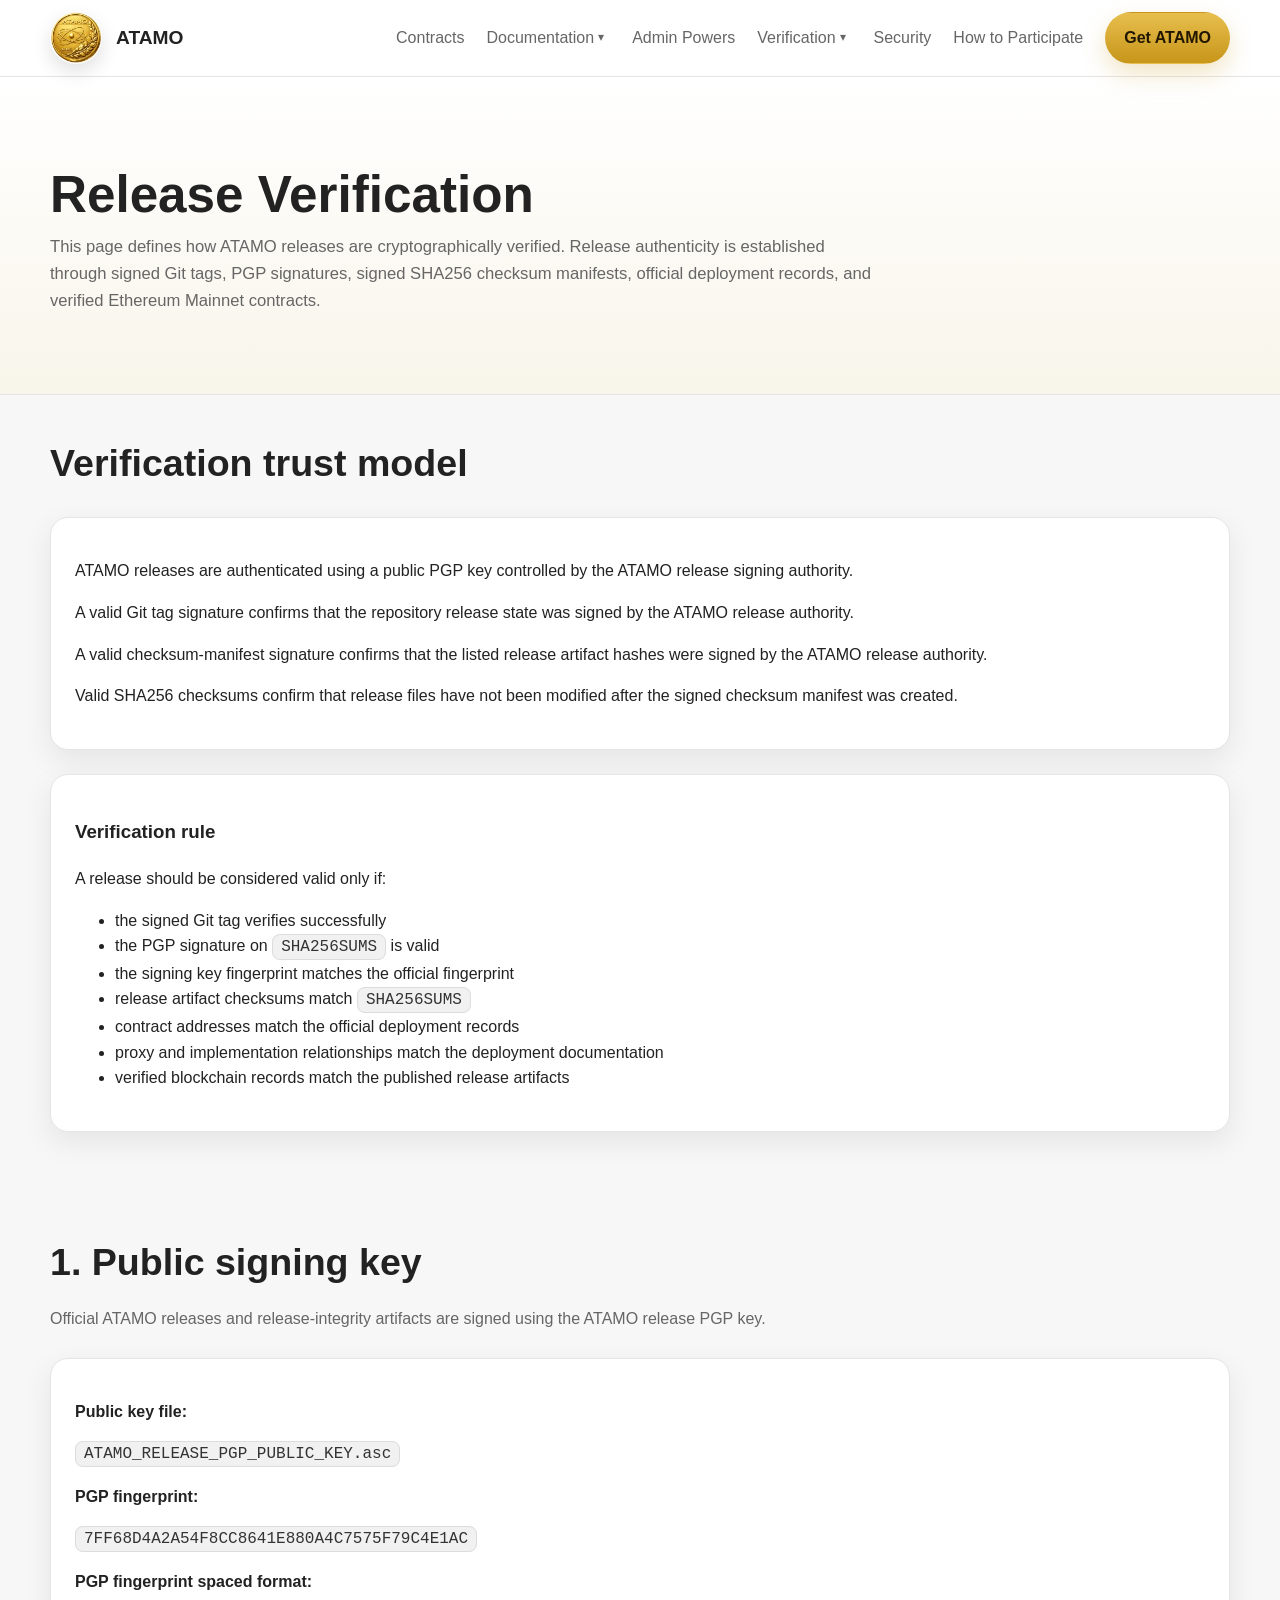
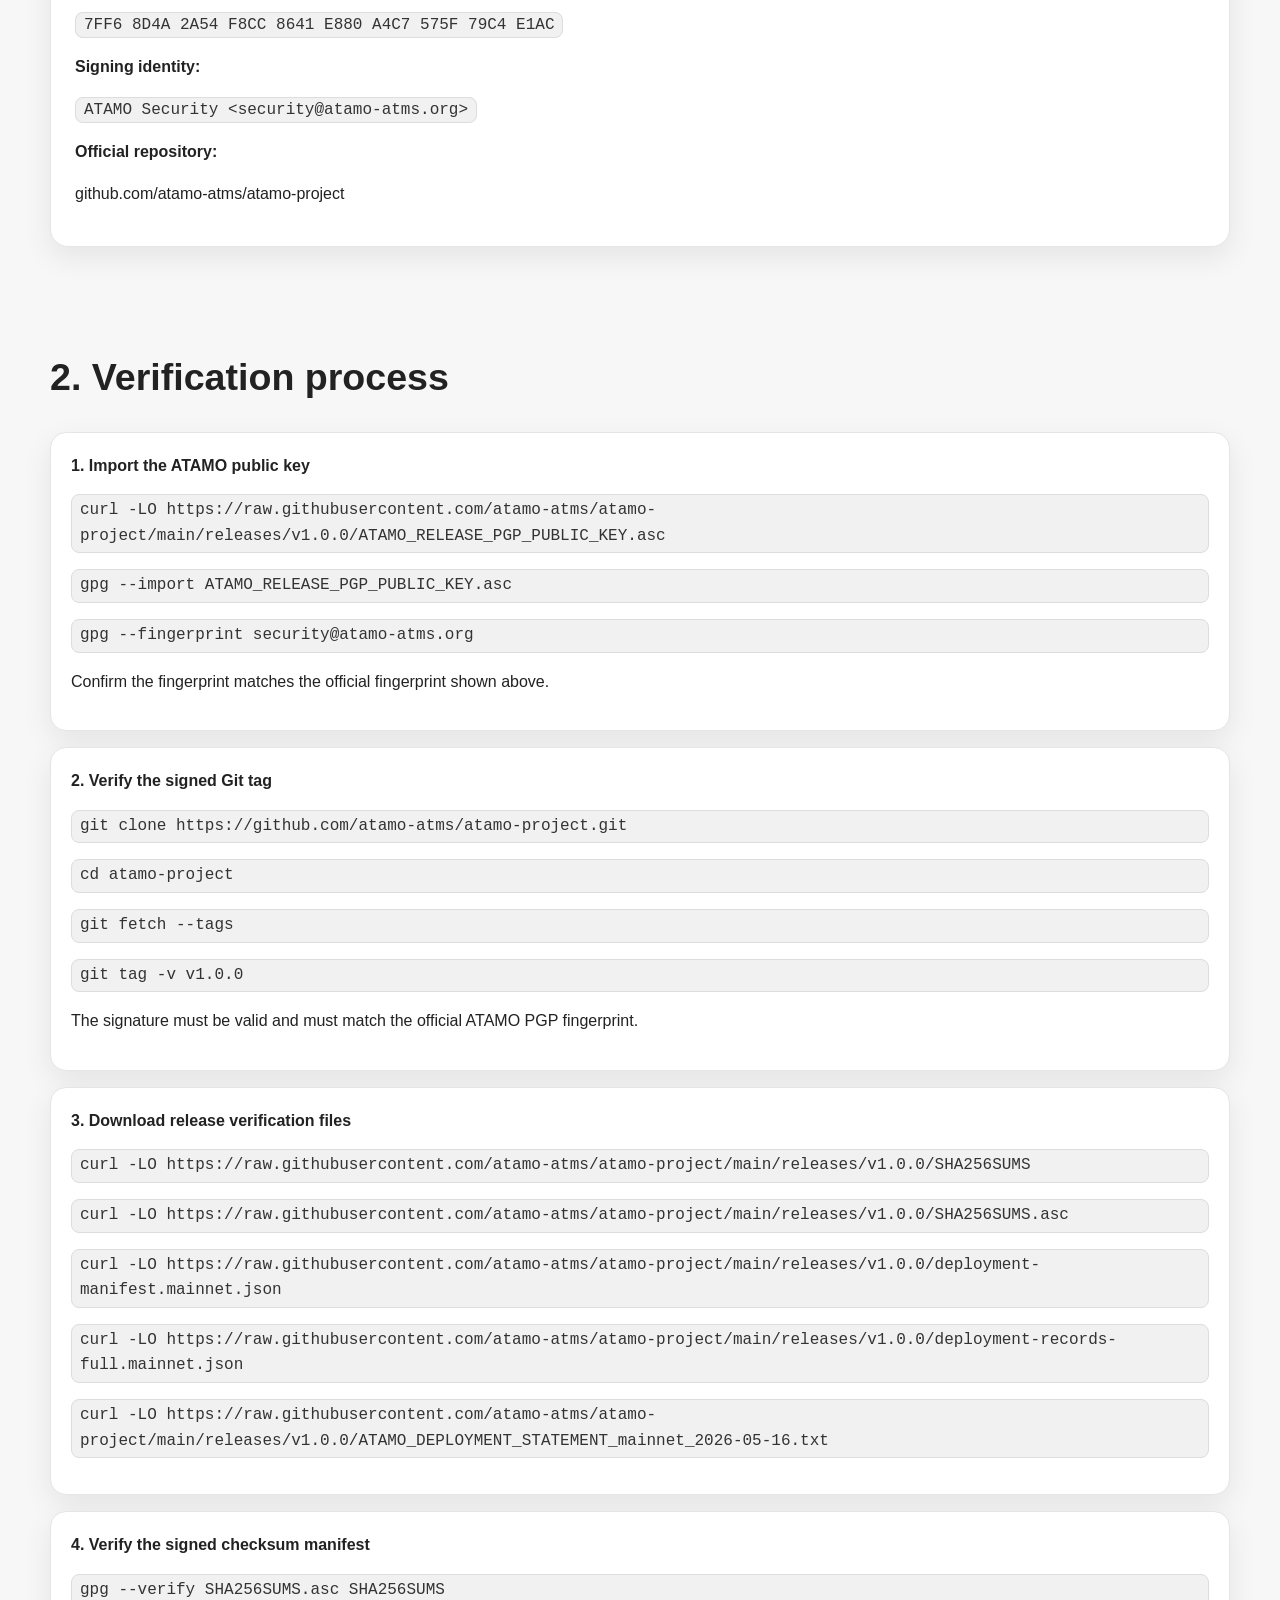
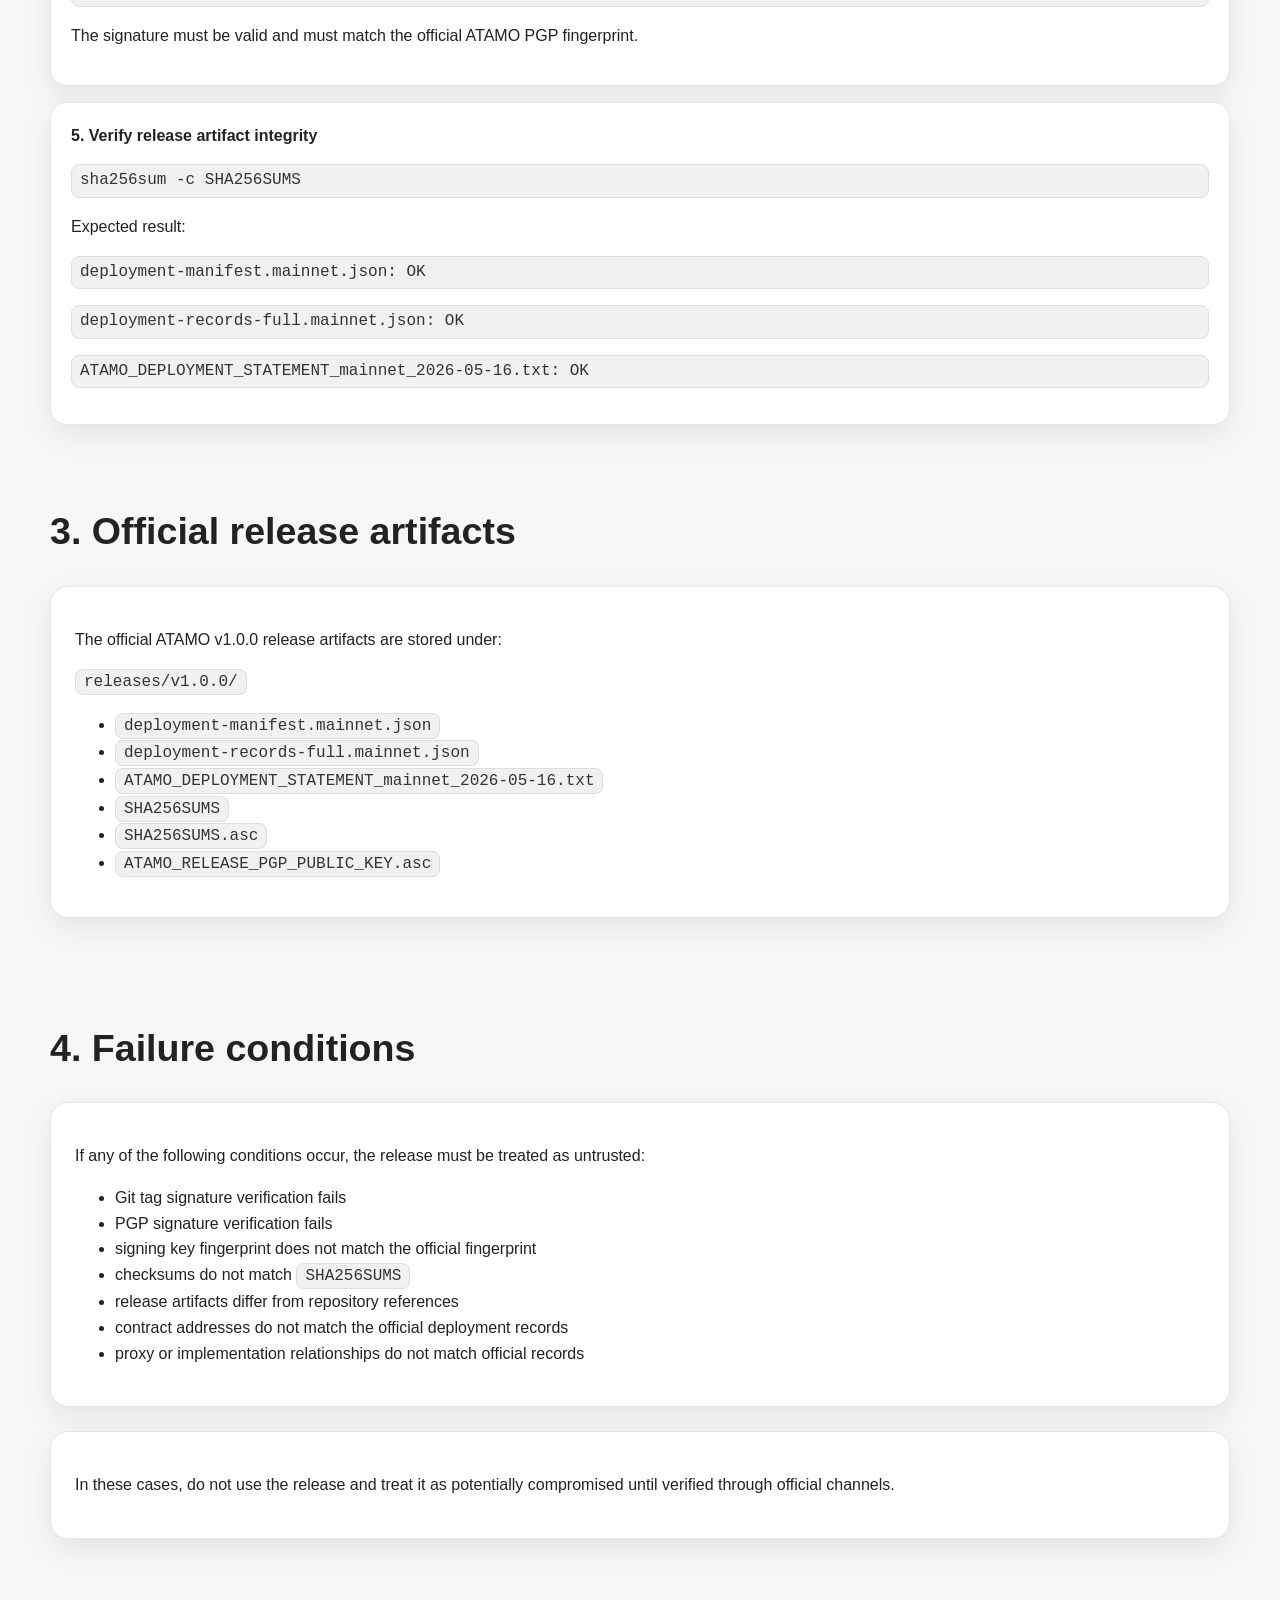
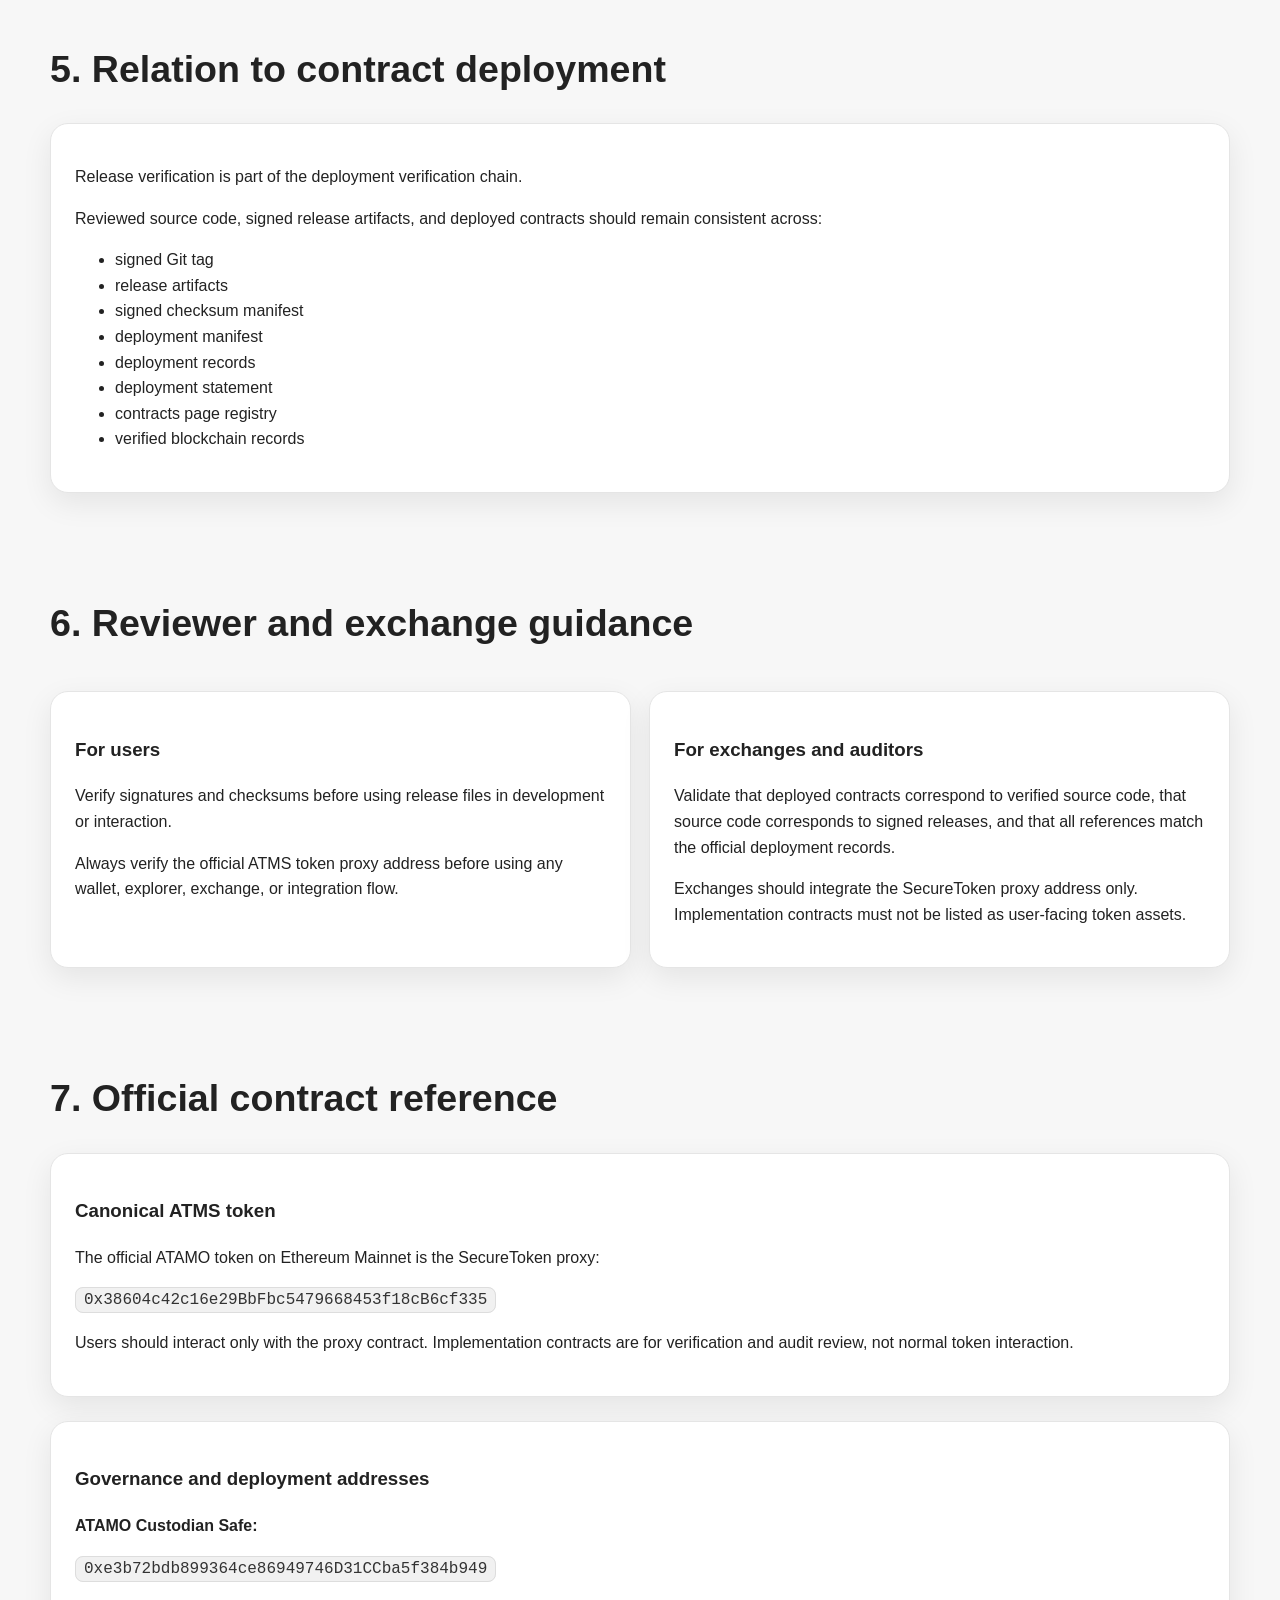
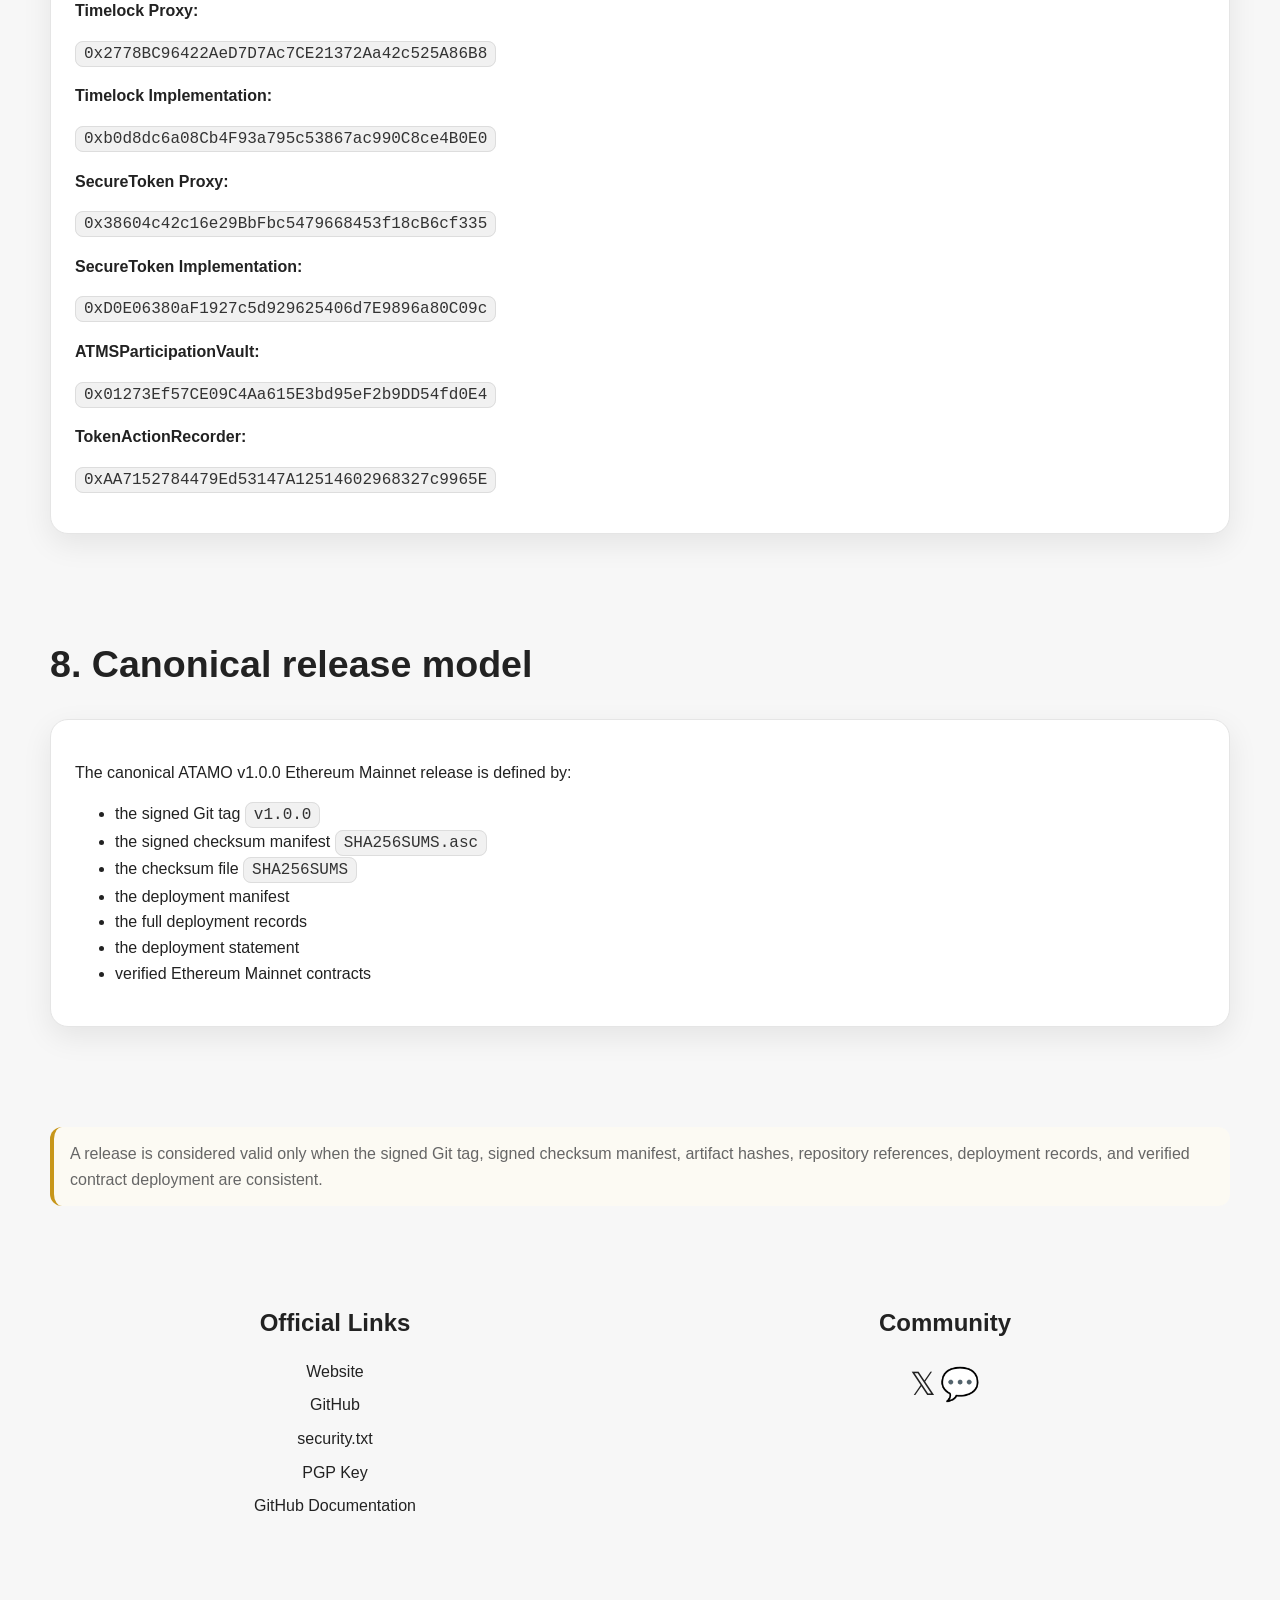
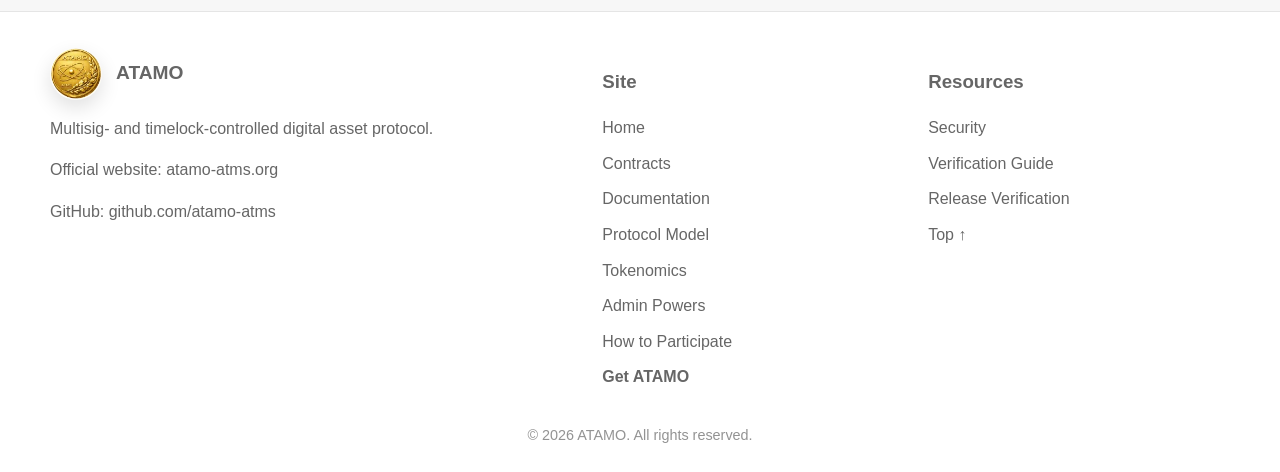
<file: release-verification.html>
<!DOCTYPE html>
<html lang="en">
<head>
<meta charset="UTF-8">
<meta name="viewport" content="width=device-width, initial-scale=1.0">
<title>ATAMO | Release Verification</title>
<meta name="description" content="Instructions for verifying official ATAMO releases using PGP signatures.">
  <link rel="icon" href="favicon.png" type="image/png">
  <link rel="shortcut icon" href="favicon.ico">
  <link rel="stylesheet" href="style.css">
</head>

<body id="top">

<header class="topbar">
  <div class="container nav">

    <a href="index.html" class="brand">
      <img src="logo.webp" alt="ATAMO logo">
      <span>ATAMO</span>
    </a>

	<nav class="nav-links">
		<a href="contracts.html">Contracts</a>

		<div class="nav-dropdown">
			<span class="nav-dropdown-label">Documentation</span>

			<div class="dropdown-menu">
				<a href="documentation.html">Documentation</a>
				<a href="protocol-model.html">Protocol Model</a>
				<a href="tokenomics.html">Tokenomics</a>
			</div>
		</div>

		<a href="admin-powers.html">Admin Powers</a>
		
		<div class="nav-dropdown">
			<span class="nav-dropdown-label">Verification</span>

			<div class="dropdown-menu">
				<a href="verify.html">Verification Guide</a>
				<a href="release-verification.html">Release Verification</a>
			</div>
		</div>

		<a href="security.html">Security</a>
		<a href="participate.html">How to Participate</a>
		<a class="button button-primary" href="get-atamo.html">Get ATAMO</a>
	</nav>

  </div>
</header>

<main>
  <section class="page-hero">
    <div class="container page-hero-inner">
      <h1>Release Verification</h1>
      <p>
        This page defines how ATAMO releases are cryptographically verified.
        Release authenticity is established through signed Git tags, PGP
        signatures, signed SHA256 checksum manifests, official deployment
        records, and verified Ethereum Mainnet contracts.
      </p>
    </div>
  </section>

  <section id="trust-model">
    <div class="container">
      <h2 class="section-title">Verification trust model</h2>

      <div class="card_tokenomics">
        <p>
          ATAMO releases are authenticated using a public PGP key controlled by
          the ATAMO release signing authority.
        </p>
        <p>
          A valid Git tag signature confirms that the repository release state
          was signed by the ATAMO release authority.
        </p>
        <p>
          A valid checksum-manifest signature confirms that the listed release
          artifact hashes were signed by the ATAMO release authority.
        </p>
        <p>
          Valid SHA256 checksums confirm that release files have not been
          modified after the signed checksum manifest was created.
        </p>
      </div>

      <div class="card_tokenomics">
        <h3>Verification rule</h3>
        <p>A release should be considered valid only if:</p>
        <ul>
          <li>the signed Git tag verifies successfully</li>
          <li>the PGP signature on <span class="code">SHA256SUMS</span> is valid</li>
          <li>the signing key fingerprint matches the official fingerprint</li>
          <li>release artifact checksums match <span class="code">SHA256SUMS</span></li>
          <li>contract addresses match the official deployment records</li>
          <li>proxy and implementation relationships match the deployment documentation</li>
          <li>verified blockchain records match the published release artifacts</li>
        </ul>
      </div>
    </div>
  </section>

  <section id="public-key">
    <div class="container">
      <h2 class="section-title">1. Public signing key</h2>
      <p class="section-sub">
        Official ATAMO releases and release-integrity artifacts are signed using
        the ATAMO release PGP key.
      </p>

      <div class="card_tokenomics">
        <p><strong>Public key file:</strong></p>
        <p>
          <span class="code">
            <a href="releases/v1.0.0/ATAMO_RELEASE_PGP_PUBLIC_KEY.asc" target="_blank" rel="noopener noreferrer">ATAMO_RELEASE_PGP_PUBLIC_KEY.asc</a>
          </span>
        </p>

        <p><strong>PGP fingerprint:</strong></p>
        <p>
          <span class="code">7FF68D4A2A54F8CC8641E880A4C7575F79C4E1AC</span>
        </p>

        <p><strong>PGP fingerprint spaced format:</strong></p>
        <p>
          <span class="code">7FF6 8D4A 2A54 F8CC 8641 E880 A4C7 575F 79C4 E1AC</span>
        </p>

        <p><strong>Signing identity:</strong></p>
        <p>
          <span class="code">ATAMO Security &lt;security@atamo-atms.org&gt;</span>
        </p>

        <p><strong>Official repository:</strong></p>
        <p>
          <a href="https://github.com/atamo-atms/atamo-project" target="_blank" rel="noopener noreferrer">github.com/atamo-atms/atamo-project</a>
        </p>
      </div>
    </div>
  </section>

  <section id="verification-steps">
    <div class="container">
      <h2 class="section-title">2. Verification process</h2>

      <div class="steps">
        <div class="step">
          <strong>1. Import the ATAMO public key</strong>
          <p class="code">curl -LO https://raw.githubusercontent.com/atamo-atms/atamo-project/main/releases/v1.0.0/ATAMO_RELEASE_PGP_PUBLIC_KEY.asc</p>
          <p class="code">gpg --import ATAMO_RELEASE_PGP_PUBLIC_KEY.asc</p>
          <p class="code">gpg --fingerprint security@atamo-atms.org</p>
          <p>
            Confirm the fingerprint matches the official fingerprint shown above.
          </p>
        </div>

        <div class="step">
          <strong>2. Verify the signed Git tag</strong>
          <p class="code">git clone https://github.com/atamo-atms/atamo-project.git</p>
          <p class="code">cd atamo-project</p>
          <p class="code">git fetch --tags</p>
          <p class="code">git tag -v v1.0.0</p>
          <p>
            The signature must be valid and must match the official ATAMO PGP
            fingerprint.
          </p>
        </div>

        <div class="step">
          <strong>3. Download release verification files</strong>
          <p class="code">curl -LO https://raw.githubusercontent.com/atamo-atms/atamo-project/main/releases/v1.0.0/SHA256SUMS</p>
          <p class="code">curl -LO https://raw.githubusercontent.com/atamo-atms/atamo-project/main/releases/v1.0.0/SHA256SUMS.asc</p>
          <p class="code">curl -LO https://raw.githubusercontent.com/atamo-atms/atamo-project/main/releases/v1.0.0/deployment-manifest.mainnet.json</p>
          <p class="code">curl -LO https://raw.githubusercontent.com/atamo-atms/atamo-project/main/releases/v1.0.0/deployment-records-full.mainnet.json</p>
          <p class="code">curl -LO https://raw.githubusercontent.com/atamo-atms/atamo-project/main/releases/v1.0.0/ATAMO_DEPLOYMENT_STATEMENT_mainnet_2026-05-16.txt</p>
        </div>

        <div class="step">
          <strong>4. Verify the signed checksum manifest</strong>
          <p class="code">gpg --verify SHA256SUMS.asc SHA256SUMS</p>
          <p>
            The signature must be valid and must match the official ATAMO PGP
            fingerprint.
          </p>
        </div>

        <div class="step">
          <strong>5. Verify release artifact integrity</strong>
          <p class="code">sha256sum -c SHA256SUMS</p>
          <p>Expected result:</p>
          <p class="code">deployment-manifest.mainnet.json: OK</p>
          <p class="code">deployment-records-full.mainnet.json: OK</p>
          <p class="code">ATAMO_DEPLOYMENT_STATEMENT_mainnet_2026-05-16.txt: OK</p>
        </div>
      </div>
    </div>
  </section>

  <section id="official-release-artifacts">
    <div class="container">
      <h2 class="section-title">3. Official release artifacts</h2>

      <div class="card_tokenomics">
        <p>
          The official ATAMO v1.0.0 release artifacts are stored under:
        </p>
        <p><span class="code">releases/v1.0.0/</span></p>

        <ul>
          <li><span class="code">deployment-manifest.mainnet.json</span></li>
          <li><span class="code">deployment-records-full.mainnet.json</span></li>
          <li><span class="code">ATAMO_DEPLOYMENT_STATEMENT_mainnet_2026-05-16.txt</span></li>
          <li><span class="code">SHA256SUMS</span></li>
          <li><span class="code">SHA256SUMS.asc</span></li>
          <li><span class="code">ATAMO_RELEASE_PGP_PUBLIC_KEY.asc</span></li>
        </ul>
      </div>
    </div>
  </section>

  <section id="failure-conditions">
    <div class="container">
      <h2 class="section-title">4. Failure conditions</h2>

      <div class="card_tokenomics">
        <p>
          If any of the following conditions occur, the release must be treated
          as untrusted:
        </p>
        <ul>
          <li>Git tag signature verification fails</li>
          <li>PGP signature verification fails</li>
          <li>signing key fingerprint does not match the official fingerprint</li>
          <li>checksums do not match <span class="code">SHA256SUMS</span></li>
          <li>release artifacts differ from repository references</li>
          <li>contract addresses do not match the official deployment records</li>
          <li>proxy or implementation relationships do not match official records</li>
        </ul>
      </div>

      <div class="card_tokenomics">
        <p>
          In these cases, do not use the release and treat it as potentially
          compromised until verified through official channels.
        </p>
      </div>
    </div>
  </section>

  <section id="relation-to-deployment">
    <div class="container">
      <h2 class="section-title">5. Relation to contract deployment</h2>

      <div class="card_tokenomics">
        <p>
          Release verification is part of the deployment verification chain.
        </p>
        <p>
          Reviewed source code, signed release artifacts, and deployed contracts
          should remain consistent across:
        </p>
        <ul>
          <li>signed Git tag</li>
          <li>release artifacts</li>
          <li>signed checksum manifest</li>
          <li>deployment manifest</li>
          <li>deployment records</li>
          <li>deployment statement</li>
          <li>contracts page registry</li>
          <li>verified blockchain records</li>
        </ul>
      </div>
    </div>
  </section>

  <section id="reviewer-guidance">
    <div class="container">
      <h2 class="section-title">6. Reviewer and exchange guidance</h2>

      <div class="grid grid-2">
        <div class="card_tokenomics">
          <h3>For users</h3>
          <p>
            Verify signatures and checksums before using release files in
            development or interaction.
          </p>
          <p>
            Always verify the official ATMS token proxy address before using any
            wallet, explorer, exchange, or integration flow.
          </p>
        </div>

        <div class="card_tokenomics">
          <h3>For exchanges and auditors</h3>
          <p>
            Validate that deployed contracts correspond to verified source code,
            that source code corresponds to signed releases, and that all
            references match the official deployment records.
          </p>
          <p>
            Exchanges should integrate the SecureToken proxy address only.
            Implementation contracts must not be listed as user-facing token
            assets.
          </p>
        </div>
      </div>
    </div>
  </section>

  <section id="official-contract-reference">
    <div class="container">
      <h2 class="section-title">7. Official contract reference</h2>

      <div class="card_tokenomics">
        <h3>Canonical ATMS token</h3>
        <p>
          The official ATAMO token on Ethereum Mainnet is the SecureToken proxy:
        </p>
        <p>
          <span class="code">0x38604c42c16e29BbFbc5479668453f18cB6cf335</span>
        </p>
        <p>
          Users should interact only with the proxy contract. Implementation
          contracts are for verification and audit review, not normal token
          interaction.
        </p>
      </div>

      <div class="card_tokenomics">
        <h3>Governance and deployment addresses</h3>

        <p><strong>ATAMO Custodian Safe:</strong></p>
        <p><span class="code">0xe3b72bdb899364ce86949746D31CCba5f384b949</span></p>

        <p><strong>Timelock Proxy:</strong></p>
        <p><span class="code">0x2778BC96422AeD7D7Ac7CE21372Aa42c525A86B8</span></p>

        <p><strong>Timelock Implementation:</strong></p>
        <p><span class="code">0xb0d8dc6a08Cb4F93a795c53867ac990C8ce4B0E0</span></p>

        <p><strong>SecureToken Proxy:</strong></p>
        <p><span class="code">0x38604c42c16e29BbFbc5479668453f18cB6cf335</span></p>

        <p><strong>SecureToken Implementation:</strong></p>
        <p><span class="code">0xD0E06380aF1927c5d929625406d7E9896a80C09c</span></p>

        <p><strong>ATMSParticipationVault:</strong></p>
        <p><span class="code">0x01273Ef57CE09C4Aa615E3bd95eF2b9DD54fd0E4</span></p>

        <p><strong>TokenActionRecorder:</strong></p>
        <p><span class="code">0xAA7152784479Ed53147A12514602968327c9965E</span></p>
      </div>
    </div>
  </section>

  <section id="canonical-release-model">
    <div class="container">
      <h2 class="section-title">8. Canonical release model</h2>

      <div class="card_tokenomics">
        <p>
          The canonical ATAMO v1.0.0 Ethereum Mainnet release is defined by:
        </p>
        <ul>
          <li>the signed Git tag <span class="code">v1.0.0</span></li>
          <li>the signed checksum manifest <span class="code">SHA256SUMS.asc</span></li>
          <li>the checksum file <span class="code">SHA256SUMS</span></li>
          <li>the deployment manifest</li>
          <li>the full deployment records</li>
          <li>the deployment statement</li>
          <li>verified Ethereum Mainnet contracts</li>
        </ul>
      </div>
    </div>
  </section>

  <section>
    <div class="container">
      <div class="notice">
        A release is considered valid only when the signed Git tag, signed
        checksum manifest, artifact hashes, repository references, deployment
        records, and verified contract deployment are consistent.
      </div>
    </div>
  </section>
</main>


<section class="official-links">
  <div class="container official-links-grid">

    <div>
      <h2>Official Links</h2>
      <ul>
        <li><a href="https://atamo-atms.org">Website</a></li>
        <li><a href="https://github.com/atamo-atms">GitHub</a></li>
        <li><a href="/.well-known/security.txt">security.txt</a></li>
        <li><a href="/.well-known/pgp-key.txt">PGP Key</a></li>
        <li><a href="https://github.com/atamo-atms/atamo-project/tree/main/docs">GitHub Documentation</a></li>
      </ul>
    </div>

    <div>
      <h2>Community</h2>

			<a href="https://x.com/ATAMO_ATMS" target="_blank" rel="noopener noreferrer"><span class="icon">𝕏</span></a>

			<a href="https://discord.gg/TYCAYaHaF" target="_blank" rel="noopener noreferrer"><span class="icon">💬</span></a>
    </div>

  </div>
</section>

<footer>
  <div class="container footer-grid">
    <div>
      <div class="brand">
        <img src="logo.webp" alt="ATAMO logo">
        <span>ATAMO</span>
      </div>

      <p>Multisig- and timelock-controlled digital asset protocol.</p>

      <p>
        Official website:
        <a href="https://atamo-atms.org">atamo-atms.org</a>
      </p>

      <p>
        GitHub:
        <a href="https://github.com/atamo-atms">github.com/atamo-atms</a>
      </p>
    </div>

    <div>
      <h3>Site</h3>
      <div class="footer-links">
        <a href="index.html">Home</a>
		<a href="contracts.html">Contracts</a>
        <a href="documentation.html">Documentation</a>
	    <a href="protocol-model.html">Protocol Model</a>
	    <a href="tokenomics.html">Tokenomics</a>
	    <a href="admin-powers.html">Admin Powers</a>
		<a href="participate.html">How to Participate</a>
        <a class="highlight" href="get-atamo.html">Get ATAMO</a>
      </div>
    </div>

    <div>
      <h3>Resources</h3>
      <div class="footer-links">
        <a href="security.html">Security</a>
        <a href="verify.html">Verification Guide</a>
        <a href="release-verification.html">Release Verification</a>
        <a href="#top">Top ↑</a>
      </div>
    </div>
  </div>

  <div class="footer-bottom">
    <p>© 2026 ATAMO. All rights reserved.</p>
  </div>
</footer>

</body>
</html>
</file>
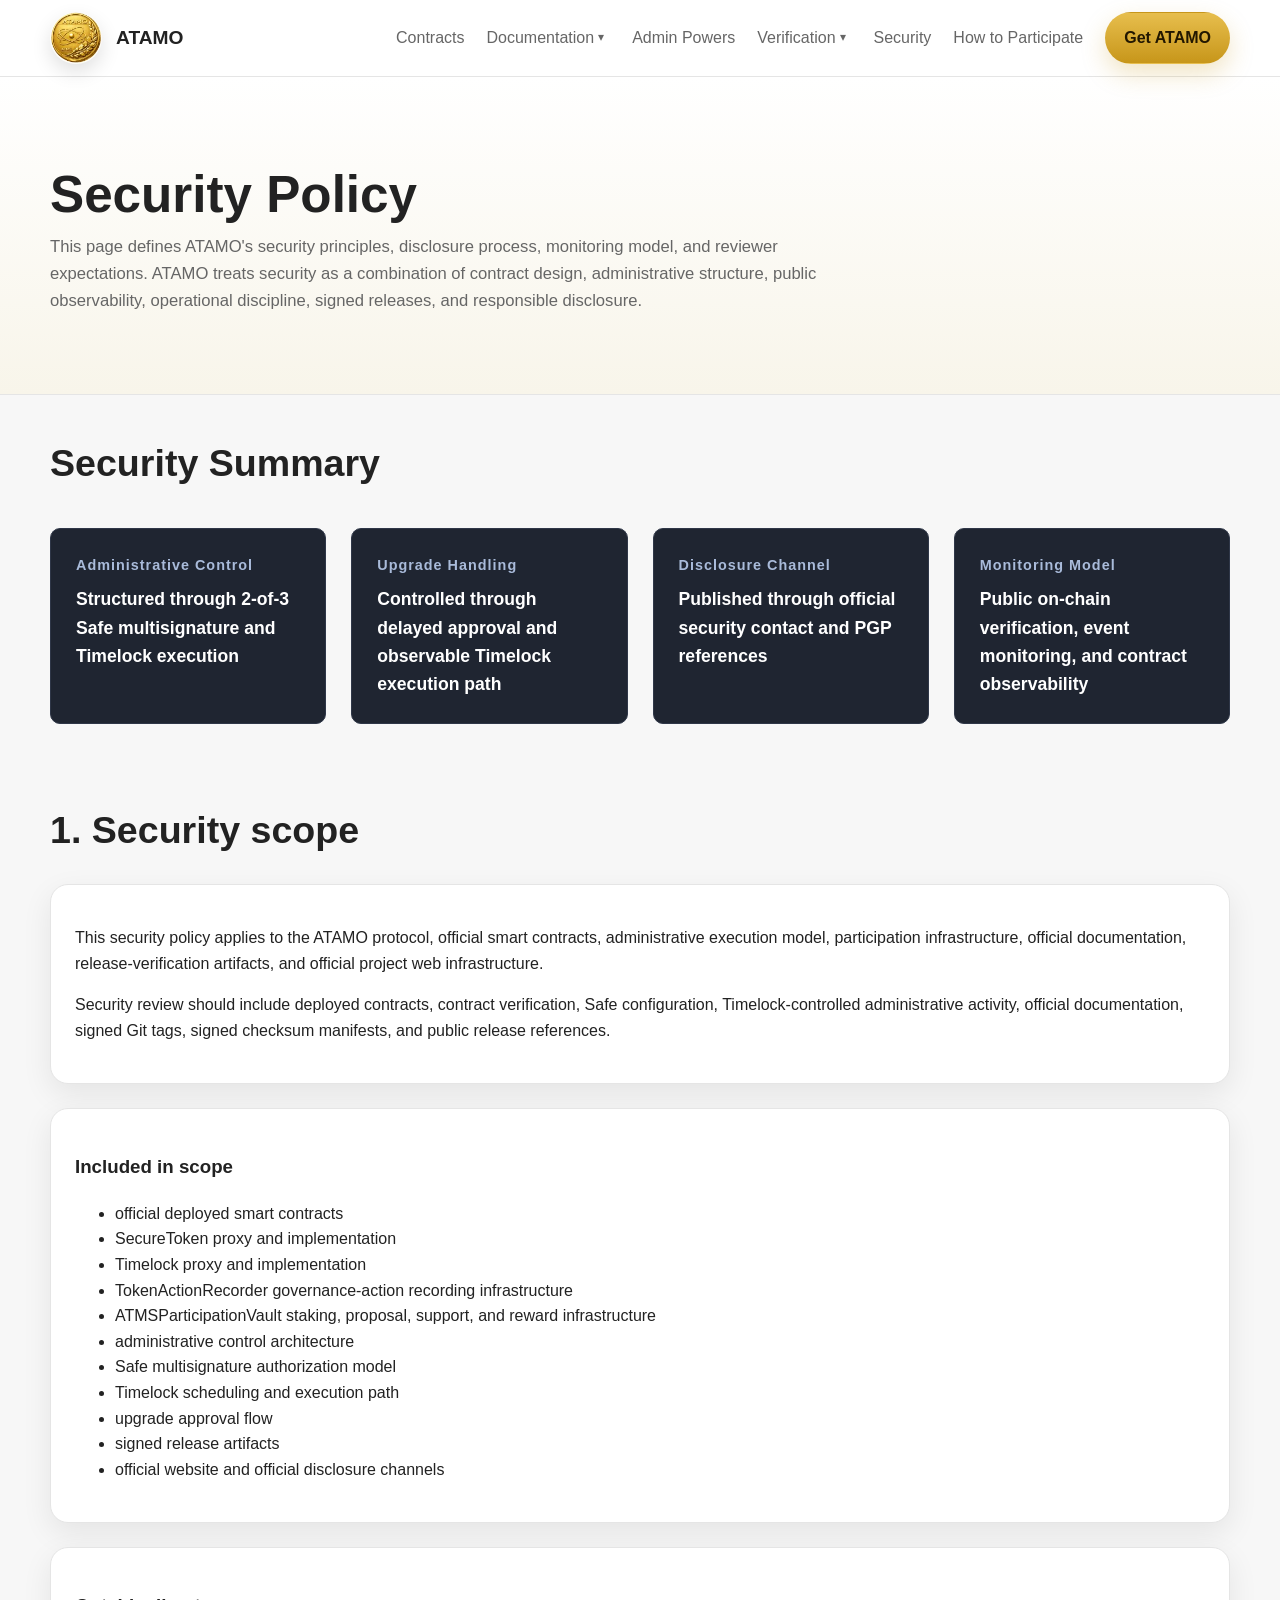
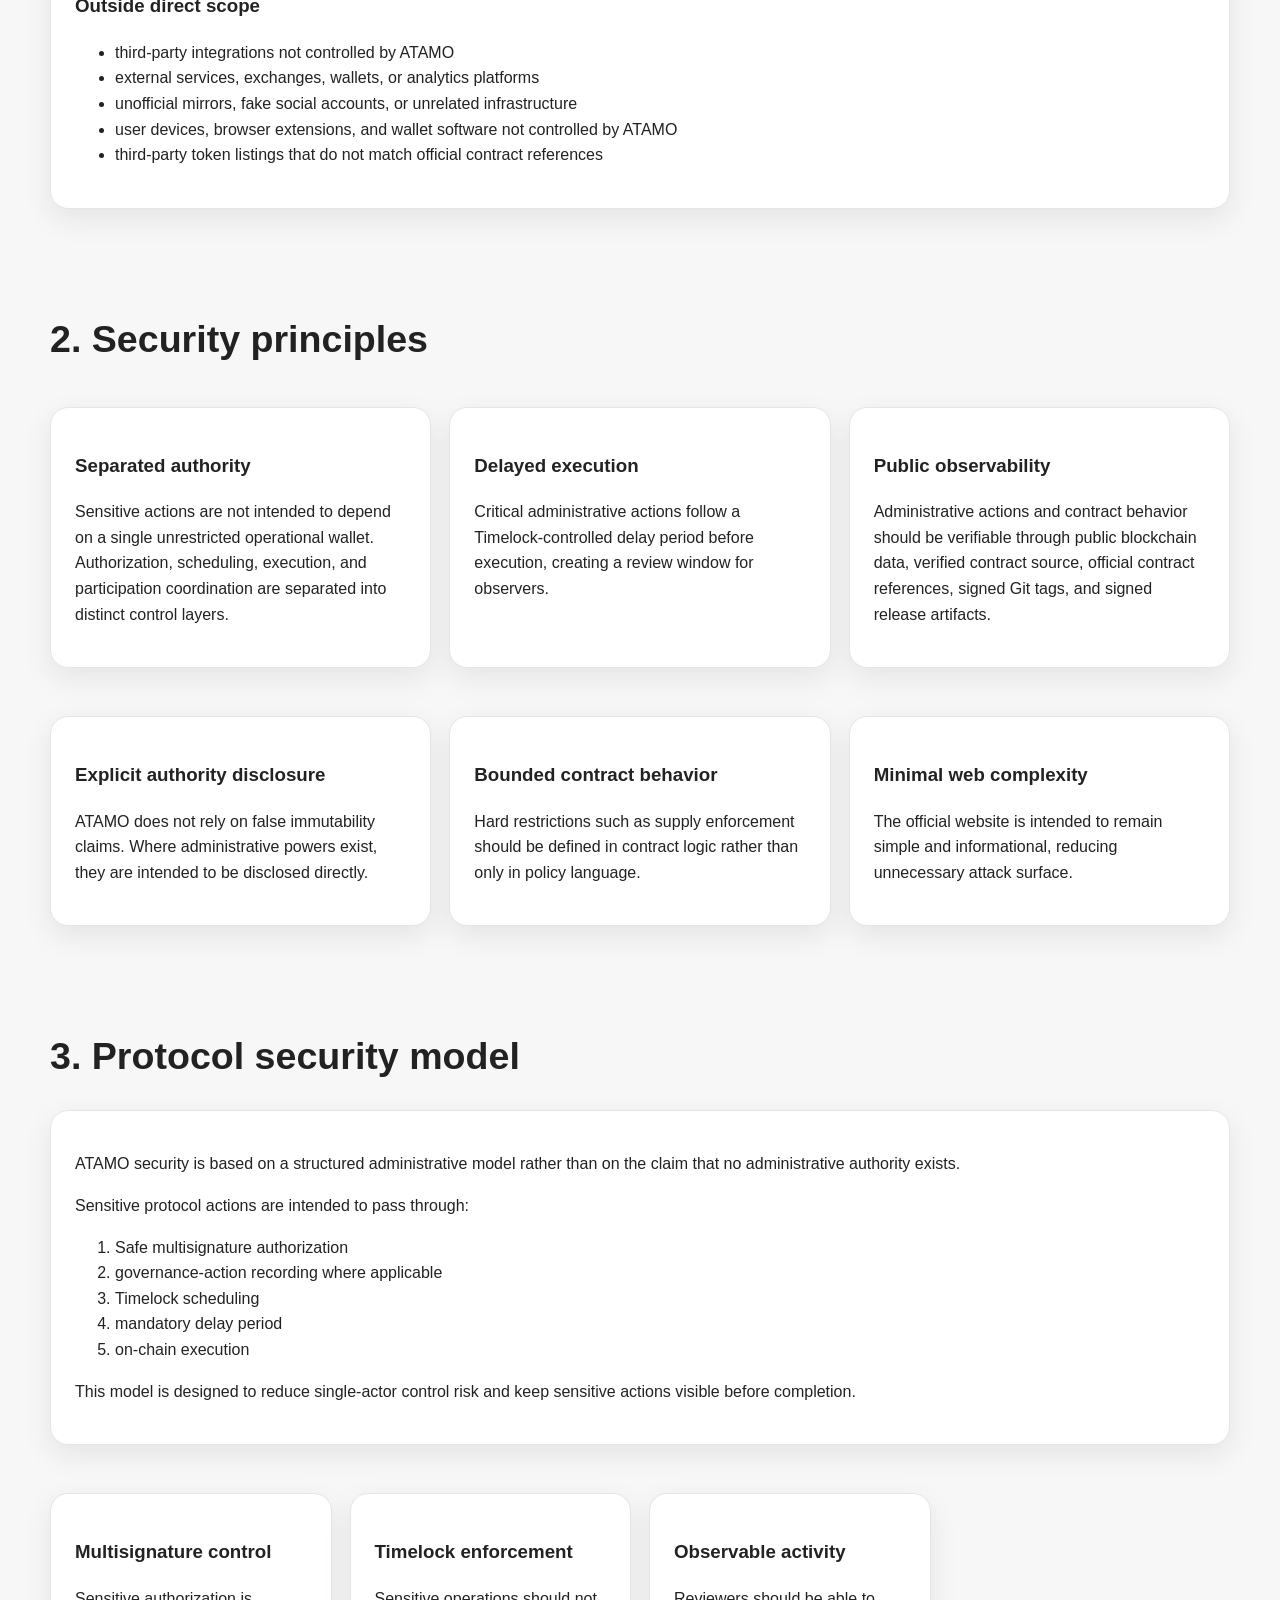
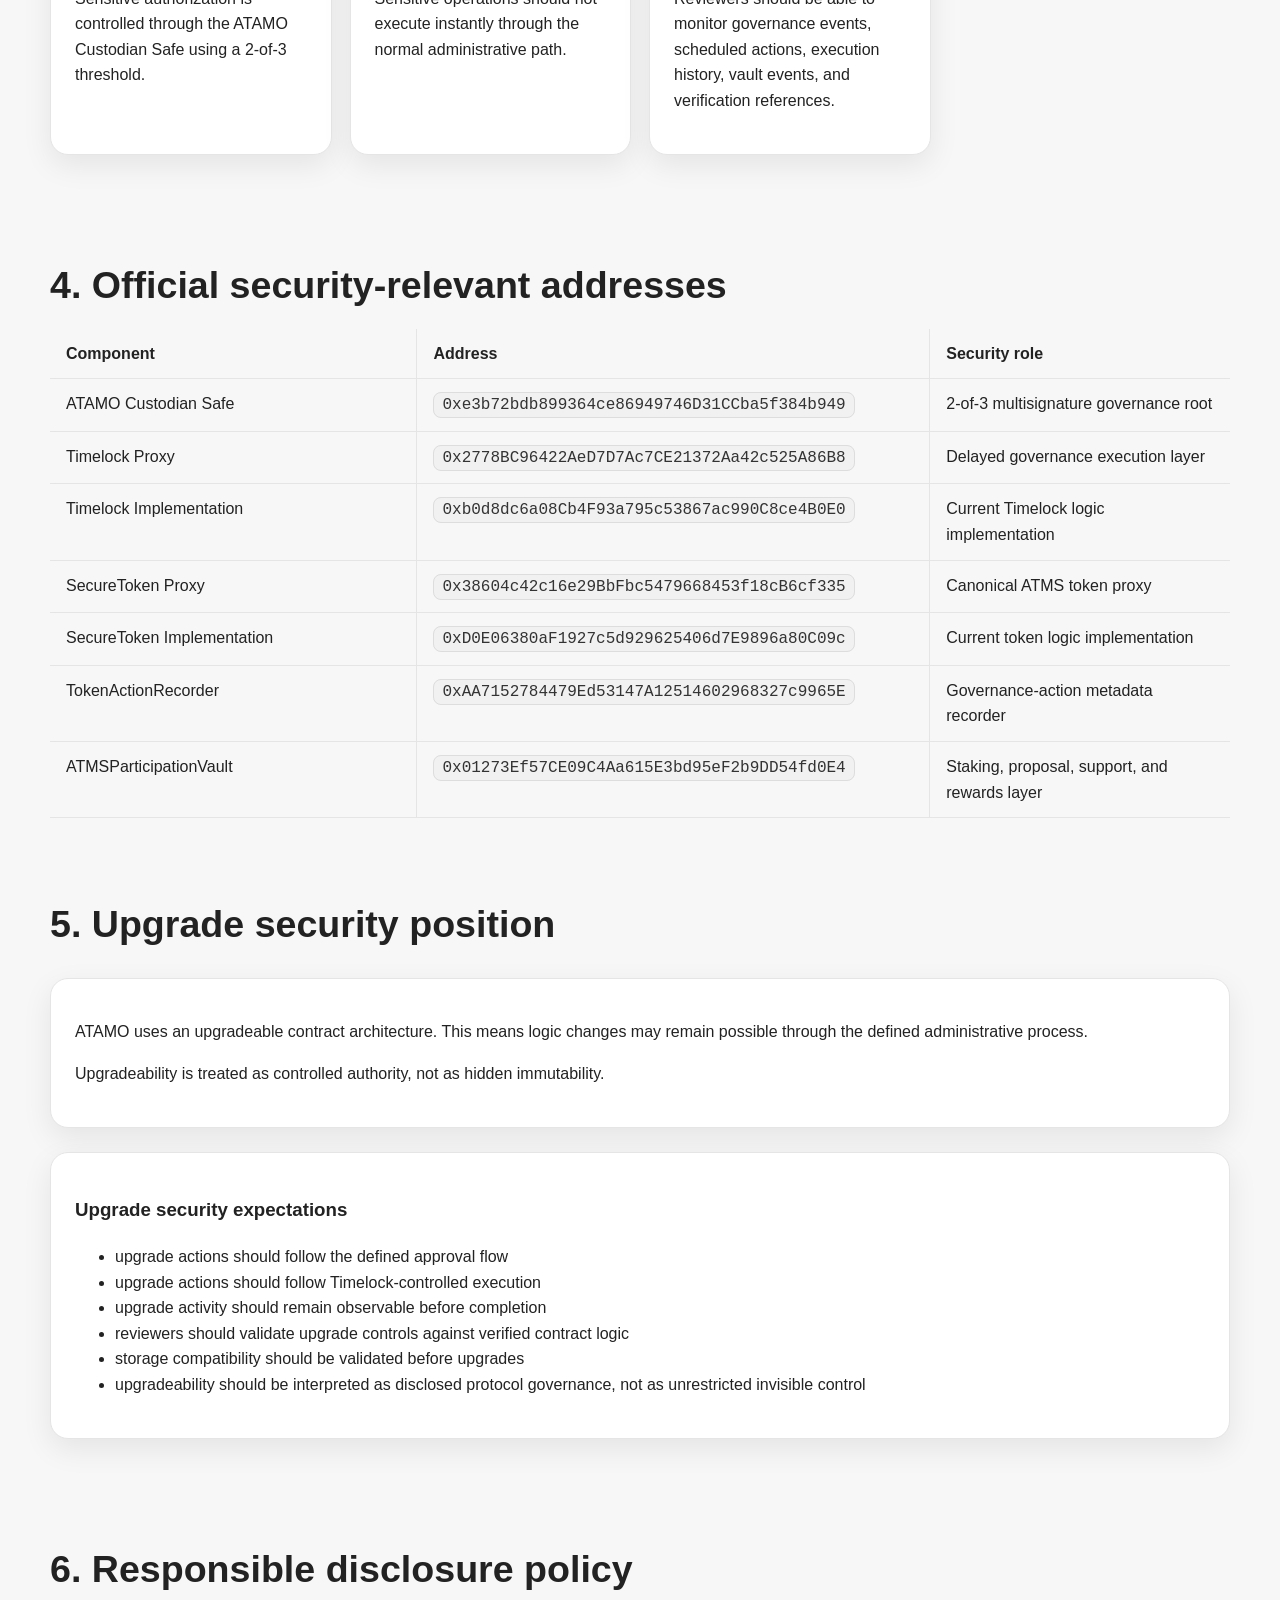
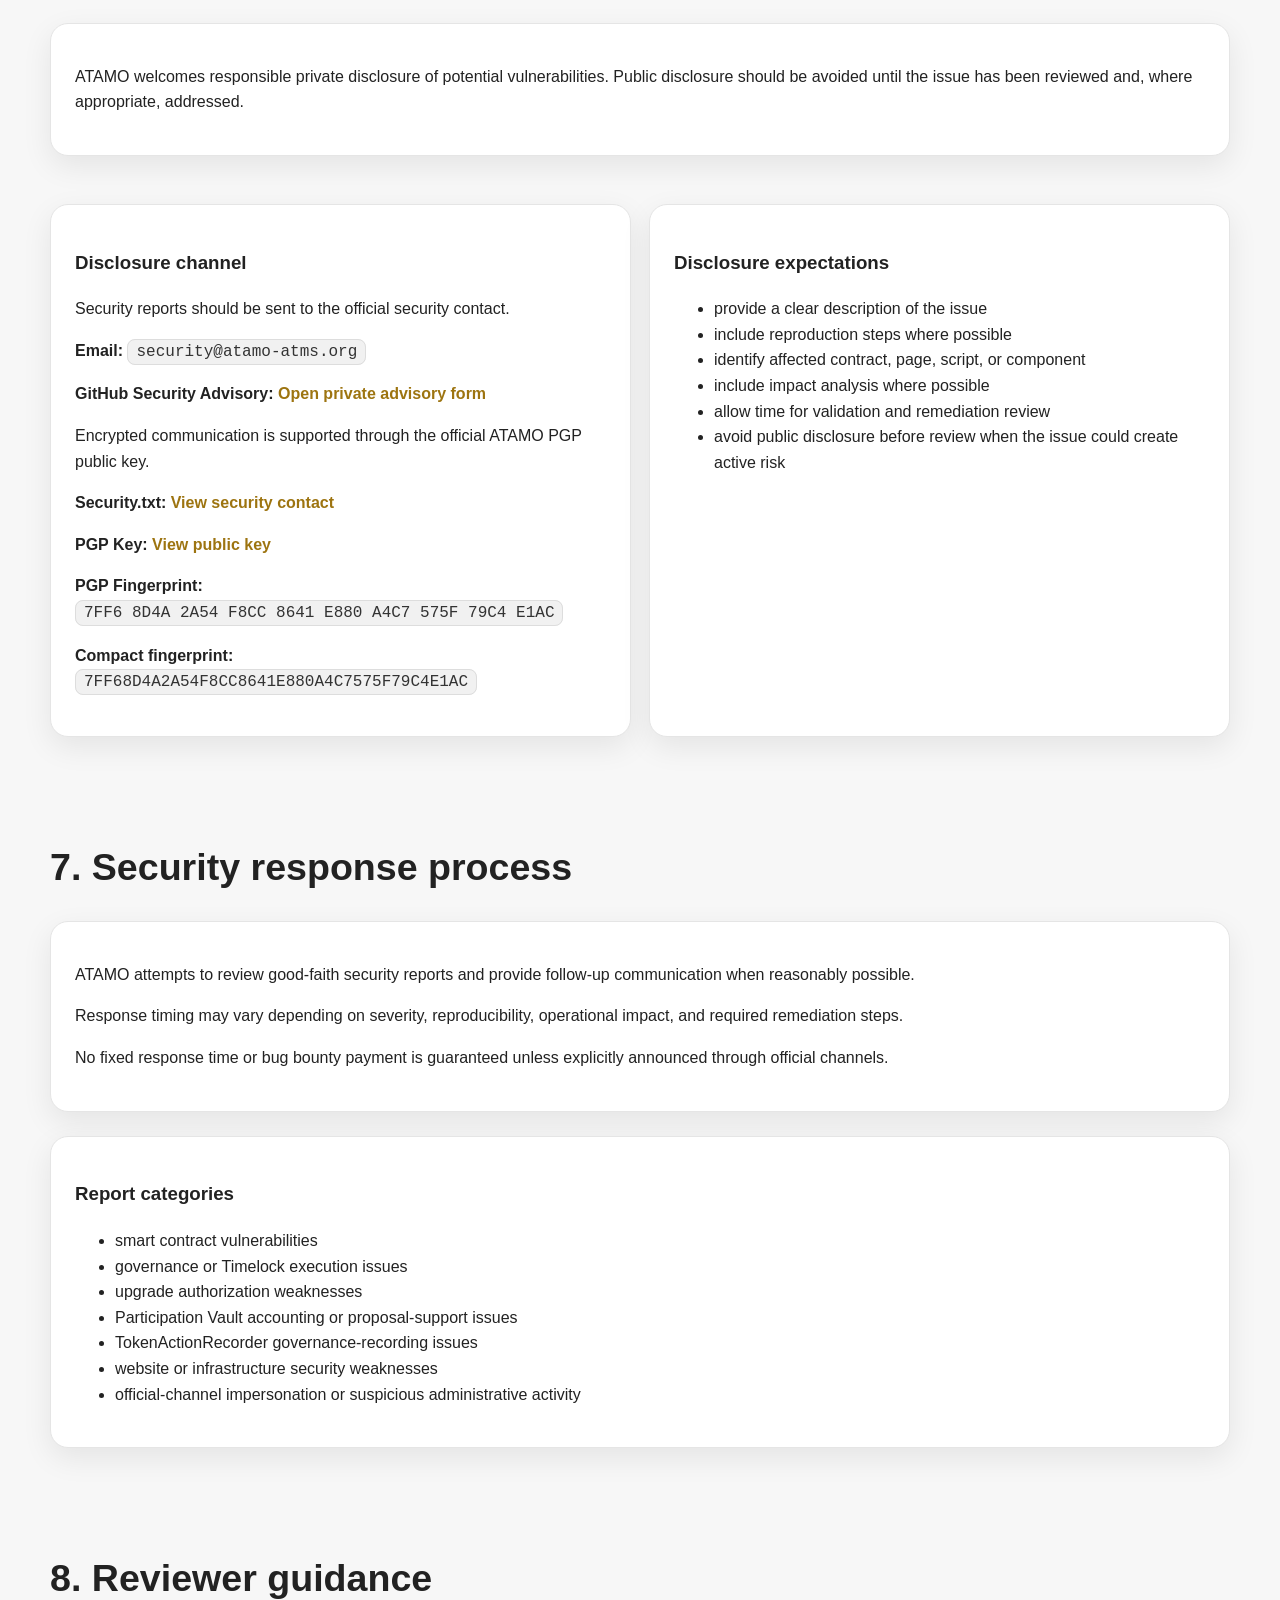
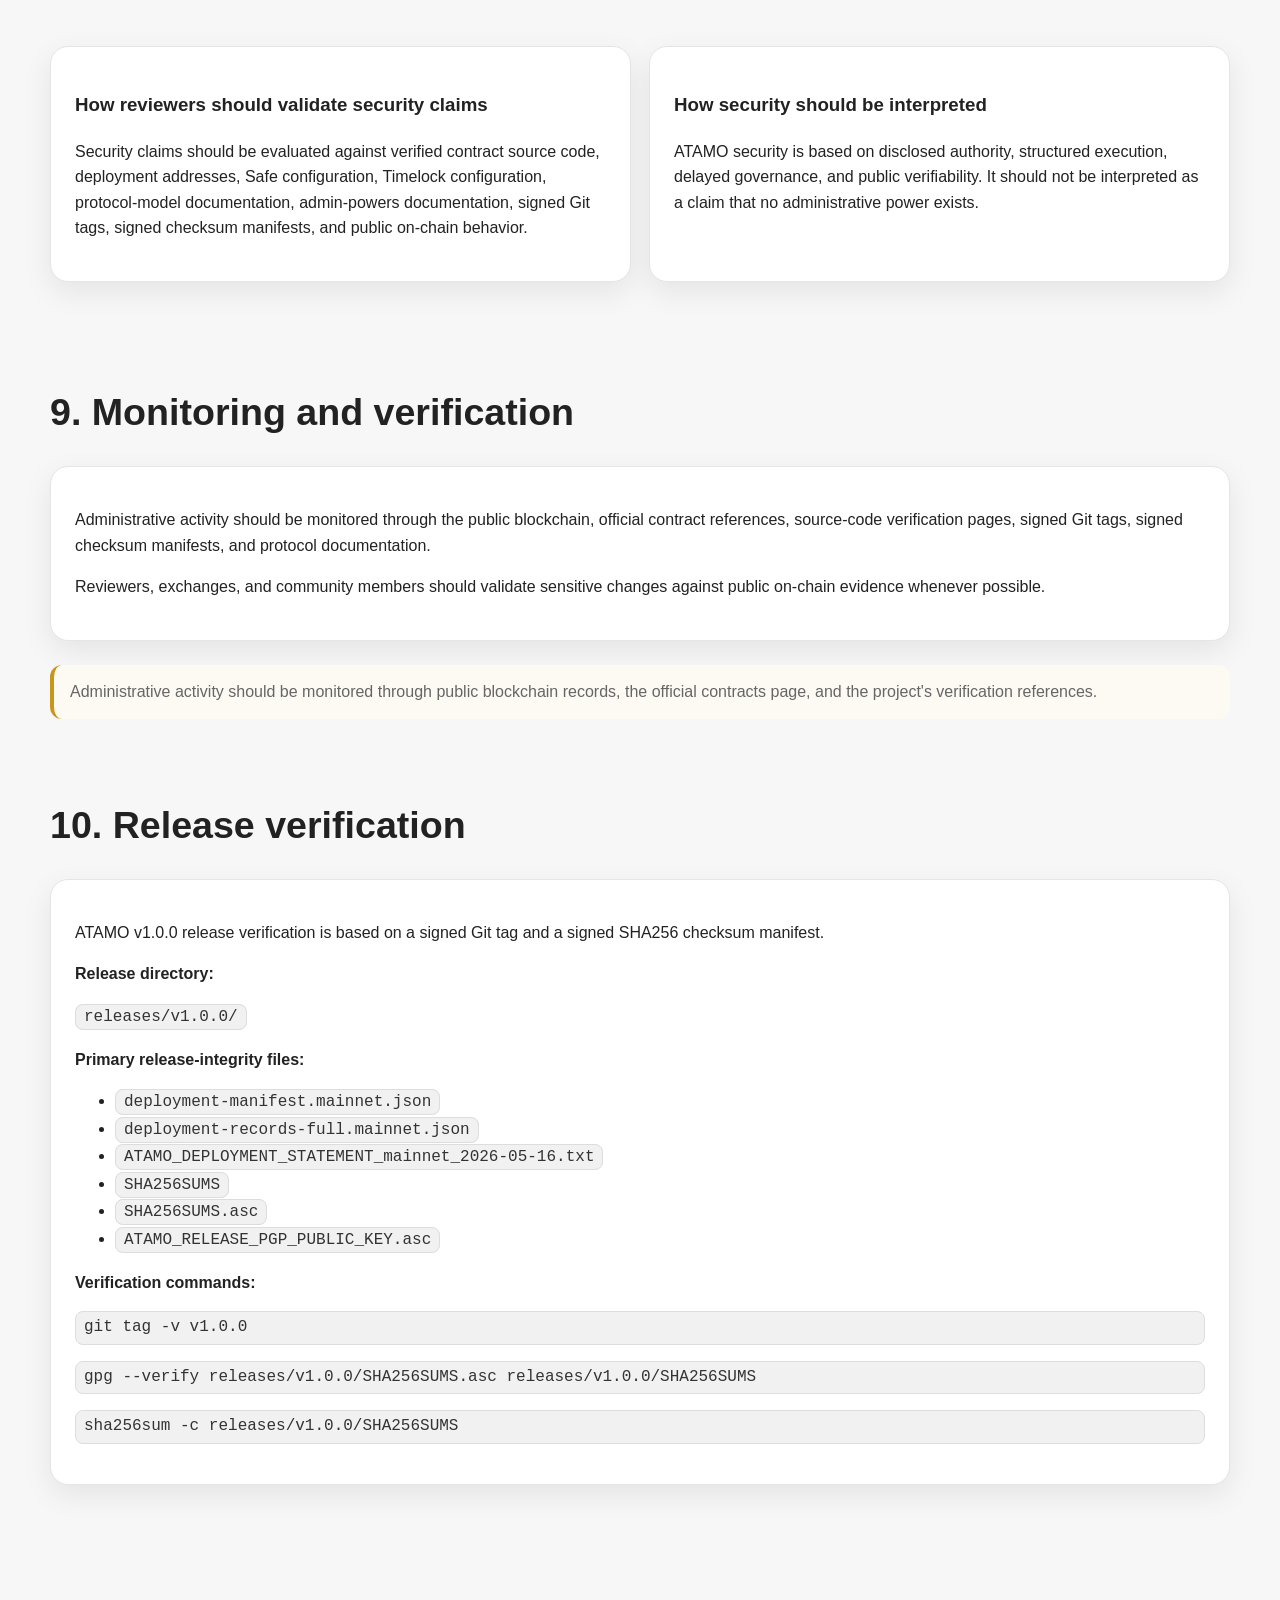
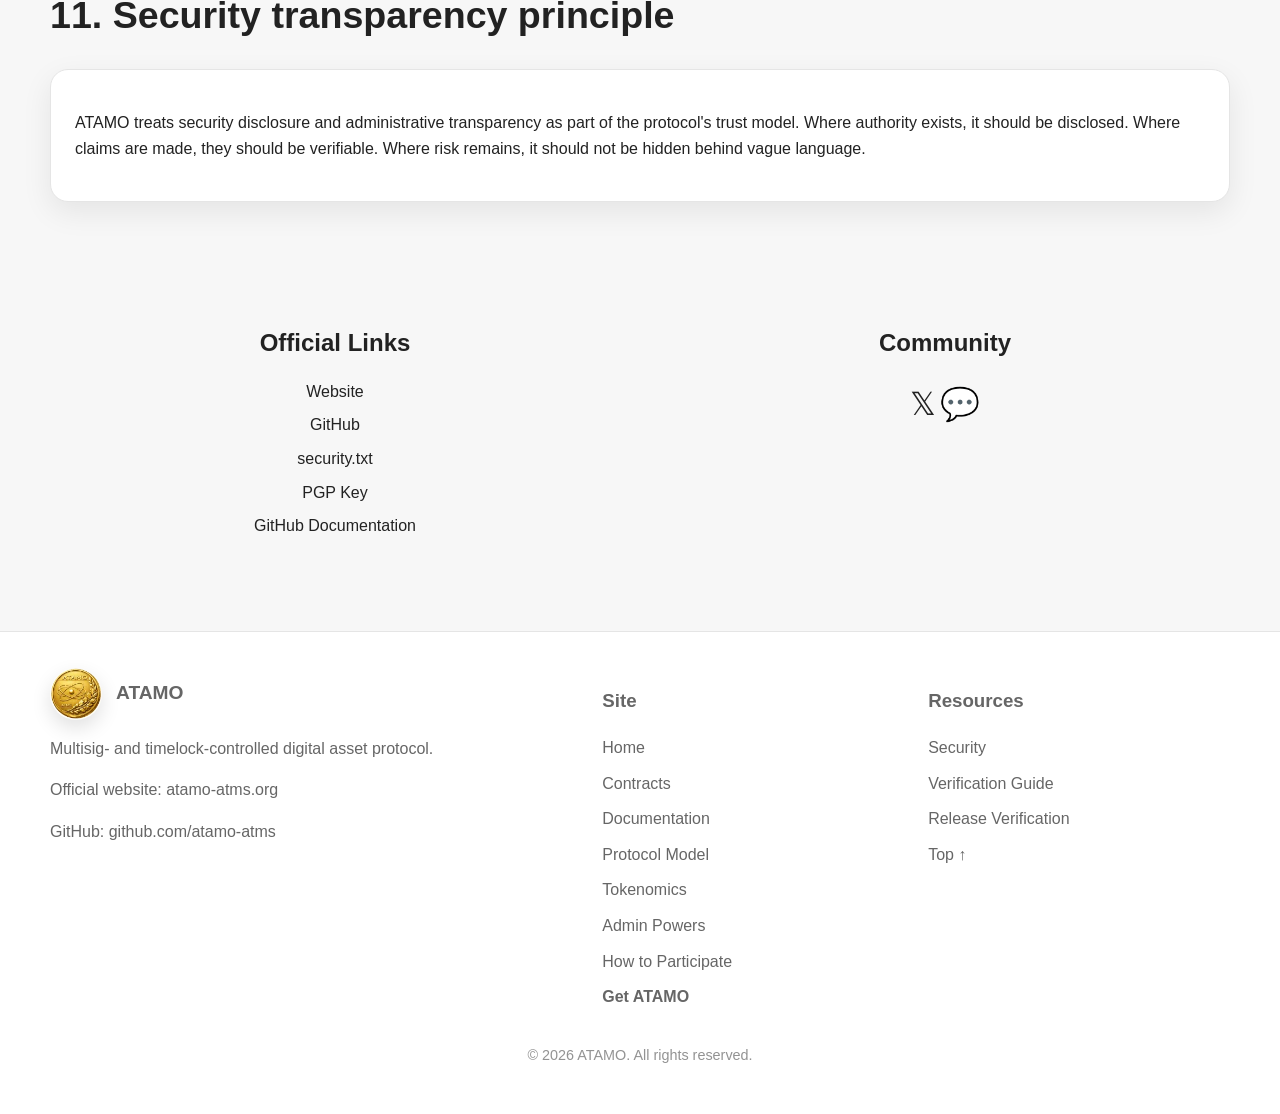
<file: security.html>
<!DOCTYPE html>
<html lang="en">
<head>
  <meta charset="UTF-8">
  <meta name="viewport" content="width=device-width, initial-scale=1.0">
  <title>ATAMO | Security Policy</title>
  <meta name="description" content="Responsible disclosure and core security principles for the ATAMO project. Guidance for reporting vulnerabilities and understanding ATAMO's security practices.">
  <link rel="icon" href="favicon.png" type="image/png">
  <link rel="shortcut icon" href="favicon.ico">
  <link rel="stylesheet" href="style.css">
</head>
<body id="top">

<header class="topbar">
  <div class="container nav">
    <a href="index.html" class="brand">
      <img src="logo.webp" alt="ATAMO coin logo">
      <span>ATAMO</span>
    </a>

	<nav class="nav-links">
		<a href="contracts.html">Contracts</a>

		<div class="nav-dropdown">
			<span class="nav-dropdown-label">Documentation</span>

			<div class="dropdown-menu">
				<a href="documentation.html">Documentation</a>
				<a href="protocol-model.html">Protocol Model</a>
				<a href="tokenomics.html">Tokenomics</a>
			</div>
		</div>

		<a href="admin-powers.html">Admin Powers</a>
		
		<div class="nav-dropdown">
			<span class="nav-dropdown-label">Verification</span>

			<div class="dropdown-menu">
				<a href="verify.html">Verification Guide</a>
				<a href="release-verification.html">Release Verification</a>
			</div>
		</div>

		<a href="security.html">Security</a>
		<a href="participate.html">How to Participate</a>
		<a class="button button-primary" href="get-atamo.html">Get ATAMO</a>
	</nav>
  </div>
</header>

<main>
  <section class="page-hero">
    <div class="container page-hero-inner">
      <h1>Security Policy</h1>
      <p>
        This page defines ATAMO's security principles, disclosure process,
        monitoring model, and reviewer expectations. ATAMO treats security as a
        combination of contract design, administrative structure, public
        observability, operational discipline, signed releases, and responsible
        disclosure.
      </p>
    </div>
  </section>

  <section id="security-summary">
    <div class="container">
      <h2 class="section-title">Security Summary</h2>

      <div class="status-grid">
        <div class="status-item">
          <strong>Administrative Control</strong>
          <p>Structured through 2-of-3 Safe multisignature and Timelock execution</p>
        </div>

        <div class="status-item">
          <strong>Upgrade Handling</strong>
          <p>Controlled through delayed approval and observable Timelock execution path</p>
        </div>

        <div class="status-item">
          <strong>Disclosure Channel</strong>
          <p>Published through official security contact and PGP references</p>
        </div>

        <div class="status-item">
          <strong>Monitoring Model</strong>
          <p>Public on-chain verification, event monitoring, and contract observability</p>
        </div>
      </div>
    </div>
  </section>

  <section id="scope">
    <div class="container">
      <h2 class="section-title">1. Security scope</h2>

      <div class="card_tokenomics">
        <p>
          This security policy applies to the ATAMO protocol, official smart
          contracts, administrative execution model, participation infrastructure,
          official documentation, release-verification artifacts, and official
          project web infrastructure.
        </p>
        <p>
          Security review should include deployed contracts, contract verification,
          Safe configuration, Timelock-controlled administrative activity, official
          documentation, signed Git tags, signed checksum manifests, and public
          release references.
        </p>
      </div>

      <div class="card_tokenomics">
        <h3>Included in scope</h3>
        <ul>
          <li>official deployed smart contracts</li>
          <li>SecureToken proxy and implementation</li>
          <li>Timelock proxy and implementation</li>
          <li>TokenActionRecorder governance-action recording infrastructure</li>
          <li>ATMSParticipationVault staking, proposal, support, and reward infrastructure</li>
          <li>administrative control architecture</li>
          <li>Safe multisignature authorization model</li>
          <li>Timelock scheduling and execution path</li>
          <li>upgrade approval flow</li>
          <li>signed release artifacts</li>
          <li>official website and official disclosure channels</li>
        </ul>
      </div>

      <div class="card_tokenomics">
        <h3>Outside direct scope</h3>
        <ul>
          <li>third-party integrations not controlled by ATAMO</li>
          <li>external services, exchanges, wallets, or analytics platforms</li>
          <li>unofficial mirrors, fake social accounts, or unrelated infrastructure</li>
          <li>user devices, browser extensions, and wallet software not controlled by ATAMO</li>
          <li>third-party token listings that do not match official contract references</li>
        </ul>
      </div>
    </div>
  </section>

  <section id="security-principles">
    <div class="container">
      <h2 class="section-title">2. Security principles</h2>

      <div class="grid grid-3">
        <article class="card_tokenomics">
          <h3>Separated authority</h3>
          <p>
            Sensitive actions are not intended to depend on a single unrestricted
            operational wallet. Authorization, scheduling, execution, and
            participation coordination are separated into distinct control layers.
          </p>
        </article>

        <article class="card_tokenomics">
          <h3>Delayed execution</h3>
          <p>
            Critical administrative actions follow a Timelock-controlled delay
            period before execution, creating a review window for observers.
          </p>
        </article>

        <article class="card_tokenomics">
          <h3>Public observability</h3>
          <p>
            Administrative actions and contract behavior should be verifiable
            through public blockchain data, verified contract source, official
            contract references, signed Git tags, and signed release artifacts.
          </p>
        </article>
      </div>

      <div class="grid grid-3">
        <article class="card_tokenomics">
          <h3>Explicit authority disclosure</h3>
          <p>
            ATAMO does not rely on false immutability claims. Where administrative
            powers exist, they are intended to be disclosed directly.
          </p>
        </article>

        <article class="card_tokenomics">
          <h3>Bounded contract behavior</h3>
          <p>
            Hard restrictions such as supply enforcement should be defined in
            contract logic rather than only in policy language.
          </p>
        </article>

        <article class="card_tokenomics">
          <h3>Minimal web complexity</h3>
          <p>
            The official website is intended to remain simple and informational,
            reducing unnecessary attack surface.
          </p>
        </article>
      </div>
    </div>
  </section>

  <section id="protocol-security-model">
    <div class="container">
      <h2 class="section-title">3. Protocol security model</h2>

      <div class="card_tokenomics">
        <p>
          ATAMO security is based on a structured administrative model rather
          than on the claim that no administrative authority exists.
        </p>
        <p>Sensitive protocol actions are intended to pass through:</p>
        <ol>
          <li>Safe multisignature authorization</li>
          <li>governance-action recording where applicable</li>
          <li>Timelock scheduling</li>
          <li>mandatory delay period</li>
          <li>on-chain execution</li>
        </ol>
        <p>
          This model is designed to reduce single-actor control risk and keep
          sensitive actions visible before completion.
        </p>
      </div>

      <div class="feature-grid">
        <div class="card_tokenomics">
          <h3>Multisignature control</h3>
          <p>
            Sensitive authorization is controlled through the ATAMO Custodian
            Safe using a 2-of-3 threshold.
          </p>
        </div>

        <div class="card_tokenomics">
          <h3>Timelock enforcement</h3>
          <p>
            Sensitive operations should not execute instantly through the normal
            administrative path.
          </p>
        </div>

        <div class="card_tokenomics">
          <h3>Observable activity</h3>
          <p>
            Reviewers should be able to monitor governance events, scheduled
            actions, execution history, vault events, and verification references.
          </p>
        </div>
      </div>
    </div>
  </section>

  <section id="official-security-addresses">
    <div class="container">
      <h2 class="section-title">4. Official security-relevant addresses</h2>

      <div class="table-wrap">
        <table>
          <thead>
            <tr>
              <th>Component</th>
              <th>Address</th>
              <th>Security role</th>
            </tr>
          </thead>
          <tbody>
            <tr>
              <td>ATAMO Custodian Safe</td>
              <td><span class="code">0xe3b72bdb899364ce86949746D31CCba5f384b949</span></td>
              <td>2-of-3 multisignature governance root</td>
            </tr>
            <tr>
              <td>Timelock Proxy</td>
              <td><span class="code">0x2778BC96422AeD7D7Ac7CE21372Aa42c525A86B8</span></td>
              <td>Delayed governance execution layer</td>
            </tr>
            <tr>
              <td>Timelock Implementation</td>
              <td><span class="code">0xb0d8dc6a08Cb4F93a795c53867ac990C8ce4B0E0</span></td>
              <td>Current Timelock logic implementation</td>
            </tr>
            <tr>
              <td>SecureToken Proxy</td>
              <td><span class="code">0x38604c42c16e29BbFbc5479668453f18cB6cf335</span></td>
              <td>Canonical ATMS token proxy</td>
            </tr>
            <tr>
              <td>SecureToken Implementation</td>
              <td><span class="code">0xD0E06380aF1927c5d929625406d7E9896a80C09c</span></td>
              <td>Current token logic implementation</td>
            </tr>
            <tr>
              <td>TokenActionRecorder</td>
              <td><span class="code">0xAA7152784479Ed53147A12514602968327c9965E</span></td>
              <td>Governance-action metadata recorder</td>
            </tr>
            <tr>
              <td>ATMSParticipationVault</td>
              <td><span class="code">0x01273Ef57CE09C4Aa615E3bd95eF2b9DD54fd0E4</span></td>
              <td>Staking, proposal, support, and rewards layer</td>
            </tr>
          </tbody>
        </table>
      </div>
    </div>
  </section>

  <section id="upgrade-security">
    <div class="container">
      <h2 class="section-title">5. Upgrade security position</h2>

      <div class="card_tokenomics">
        <p>
          ATAMO uses an upgradeable contract architecture. This means logic
          changes may remain possible through the defined administrative process.
        </p>
        <p>
          Upgradeability is treated as controlled authority, not as hidden
          immutability.
        </p>
      </div>

      <div class="card_tokenomics">
        <h3>Upgrade security expectations</h3>
        <ul>
          <li>upgrade actions should follow the defined approval flow</li>
          <li>upgrade actions should follow Timelock-controlled execution</li>
          <li>upgrade activity should remain observable before completion</li>
          <li>reviewers should validate upgrade controls against verified contract logic</li>
          <li>storage compatibility should be validated before upgrades</li>
          <li>upgradeability should be interpreted as disclosed protocol governance, not as unrestricted invisible control</li>
        </ul>
      </div>
    </div>
  </section>

  <section id="disclosure-policy">
    <div class="container">
      <h2 class="section-title">6. Responsible disclosure policy</h2>

      <div class="card_tokenomics">
        <p>
          ATAMO welcomes responsible private disclosure of potential vulnerabilities.
          Public disclosure should be avoided until the issue has been reviewed
          and, where appropriate, addressed.
        </p>
      </div>

      <div class="grid grid-2">
        <article class="card_tokenomics">
          <h3>Disclosure channel</h3>

          <p>
            Security reports should be sent to the official security contact.
          </p>

          <p>
            <strong>Email:</strong>
            <span class="code">security@atamo-atms.org</span>
          </p>

          <p>
            <strong>GitHub Security Advisory:</strong>
            <a class="resource-link" href="https://github.com/atamo-atms/atamo-project/security/advisories/new" target="_blank" rel="noopener noreferrer">Open private advisory form</a>
          </p>

          <p>
            Encrypted communication is supported through the official ATAMO PGP
            public key.
          </p>

          <p>
            <strong>Security.txt:</strong>
            <a class="resource-link" href="/.well-known/security.txt">View security contact</a>
          </p>

          <p>
            <strong>PGP Key:</strong>
            <a class="resource-link" href="releases/v1.0.0/ATAMO_RELEASE_PGP_PUBLIC_KEY.asc">View public key</a>
          </p>

          <p>
            <strong>PGP Fingerprint:</strong><br>
            <span class="code">7FF6 8D4A 2A54 F8CC 8641 E880 A4C7 575F 79C4 E1AC</span>
          </p>

          <p>
            <strong>Compact fingerprint:</strong><br>
            <span class="code">7FF68D4A2A54F8CC8641E880A4C7575F79C4E1AC</span>
          </p>
        </article>

        <article class="card_tokenomics">
          <h3>Disclosure expectations</h3>
          <ul>
            <li>provide a clear description of the issue</li>
            <li>include reproduction steps where possible</li>
            <li>identify affected contract, page, script, or component</li>
            <li>include impact analysis where possible</li>
            <li>allow time for validation and remediation review</li>
            <li>avoid public disclosure before review when the issue could create active risk</li>
          </ul>
        </article>
      </div>
    </div>
  </section>

  <section id="response-commitment">
    <div class="container">
      <h2 class="section-title">7. Security response process</h2>

      <div class="card_tokenomics">
        <p>
          ATAMO attempts to review good-faith security reports and provide
          follow-up communication when reasonably possible.
        </p>
        <p>
          Response timing may vary depending on severity, reproducibility,
          operational impact, and required remediation steps.
        </p>
        <p>
          No fixed response time or bug bounty payment is guaranteed unless
          explicitly announced through official channels.
        </p>
      </div>

      <div class="card_tokenomics">
        <h3>Report categories</h3>
        <ul>
          <li>smart contract vulnerabilities</li>
          <li>governance or Timelock execution issues</li>
          <li>upgrade authorization weaknesses</li>
          <li>Participation Vault accounting or proposal-support issues</li>
          <li>TokenActionRecorder governance-recording issues</li>
          <li>website or infrastructure security weaknesses</li>
          <li>official-channel impersonation or suspicious administrative activity</li>
        </ul>
      </div>
    </div>
  </section>

  <section id="reviewer-guidance">
    <div class="container">
      <h2 class="section-title">8. Reviewer guidance</h2>

      <div class="split">
        <div class="card_tokenomics">
          <h3>How reviewers should validate security claims</h3>
          <p>
            Security claims should be evaluated against verified contract source
            code, deployment addresses, Safe configuration, Timelock configuration,
            protocol-model documentation, admin-powers documentation, signed Git
            tags, signed checksum manifests, and public on-chain behavior.
          </p>
        </div>

        <div class="card_tokenomics">
          <h3>How security should be interpreted</h3>
          <p>
            ATAMO security is based on disclosed authority, structured execution,
            delayed governance, and public verifiability. It should not be
            interpreted as a claim that no administrative power exists.
          </p>
        </div>
      </div>
    </div>
  </section>

  <section id="monitoring">
    <div class="container">
      <h2 class="section-title">9. Monitoring and verification</h2>

      <div class="card_tokenomics">
        <p>
          Administrative activity should be monitored through the public blockchain,
          official contract references, source-code verification pages, signed Git
          tags, signed checksum manifests, and protocol documentation.
        </p>
        <p>
          Reviewers, exchanges, and community members should validate sensitive
          changes against public on-chain evidence whenever possible.
        </p>
      </div>

      <div class="notice">
        Administrative activity should be monitored through public blockchain
        records, the official contracts page, and the project's verification
        references.
      </div>
    </div>
  </section>

  <section id="release-verification">
    <div class="container">
      <h2 class="section-title">10. Release verification</h2>

      <div class="card_tokenomics">
        <p>
          ATAMO v1.0.0 release verification is based on a signed Git tag and a
          signed SHA256 checksum manifest.
        </p>

        <p><strong>Release directory:</strong></p>
        <p><span class="code">releases/v1.0.0/</span></p>

        <p><strong>Primary release-integrity files:</strong></p>
        <ul>
          <li><span class="code">deployment-manifest.mainnet.json</span></li>
          <li><span class="code">deployment-records-full.mainnet.json</span></li>
          <li><span class="code">ATAMO_DEPLOYMENT_STATEMENT_mainnet_2026-05-16.txt</span></li>
          <li><span class="code">SHA256SUMS</span></li>
          <li><span class="code">SHA256SUMS.asc</span></li>
          <li><span class="code">ATAMO_RELEASE_PGP_PUBLIC_KEY.asc</span></li>
        </ul>

        <p><strong>Verification commands:</strong></p>
        <p class="code">git tag -v v1.0.0</p>
        <p class="code">gpg --verify releases/v1.0.0/SHA256SUMS.asc releases/v1.0.0/SHA256SUMS</p>
        <p class="code">sha256sum -c releases/v1.0.0/SHA256SUMS</p>
      </div>
    </div>
  </section>

  <section id="transparency-principle">
    <div class="container">
      <h2 class="section-title">11. Security transparency principle</h2>

      <div class="card_tokenomics">
        <p>
          ATAMO treats security disclosure and administrative transparency as part
          of the protocol's trust model. Where authority exists, it should be
          disclosed. Where claims are made, they should be verifiable. Where risk
          remains, it should not be hidden behind vague language.
        </p>
      </div>
    </div>
  </section>
</main>


<section class="official-links">
  <div class="container official-links-grid">

    <div>
      <h2>Official Links</h2>
      <ul>
        <li><a href="https://atamo-atms.org">Website</a></li>
        <li><a href="https://github.com/atamo-atms">GitHub</a></li>
        <li><a href="/.well-known/security.txt">security.txt</a></li>
        <li><a href="/.well-known/pgp-key.txt">PGP Key</a></li>
        <li><a href="https://github.com/atamo-atms/atamo-project/tree/main/docs">GitHub Documentation</a></li>
      </ul>
    </div>

    <div>
      <h2>Community</h2>

			<a href="https://x.com/ATAMO_ATMS" target="_blank" rel="noopener noreferrer"><span class="icon">𝕏</span></a>

			<a href="https://discord.gg/TYCAYaHaF" target="_blank" rel="noopener noreferrer"><span class="icon">💬</span></a>
    </div>

  </div>
</section>

<footer>
  <div class="container footer-grid">
    <div>
      <div class="brand">
        <img src="logo.webp" alt="ATAMO logo">
        <span>ATAMO</span>
      </div>

      <p>Multisig- and timelock-controlled digital asset protocol.</p>

      <p>
        Official website:
        <a href="https://atamo-atms.org">atamo-atms.org</a>
      </p>

      <p>
        GitHub:
        <a href="https://github.com/atamo-atms">github.com/atamo-atms</a>
      </p>
    </div>

    <div>
      <h3>Site</h3>
      <div class="footer-links">
        <a href="index.html">Home</a>
		<a href="contracts.html">Contracts</a>
        <a href="documentation.html">Documentation</a>
	    <a href="protocol-model.html">Protocol Model</a>
	    <a href="tokenomics.html">Tokenomics</a>
	    <a href="admin-powers.html">Admin Powers</a>
		<a href="participate.html">How to Participate</a>
        <a class="highlight" href="get-atamo.html">Get ATAMO</a>
      </div>
    </div>

    <div>
      <h3>Resources</h3>
      <div class="footer-links">
        <a href="security.html">Security</a>
        <a href="verify.html">Verification Guide</a>
        <a href="release-verification.html">Release Verification</a>
        <a href="#top">Top ↑</a>
      </div>
    </div>
  </div>

  <div class="footer-bottom">
    <p>© 2026 ATAMO. All rights reserved.</p>
  </div>
</footer>

</body>
</html>
</file>
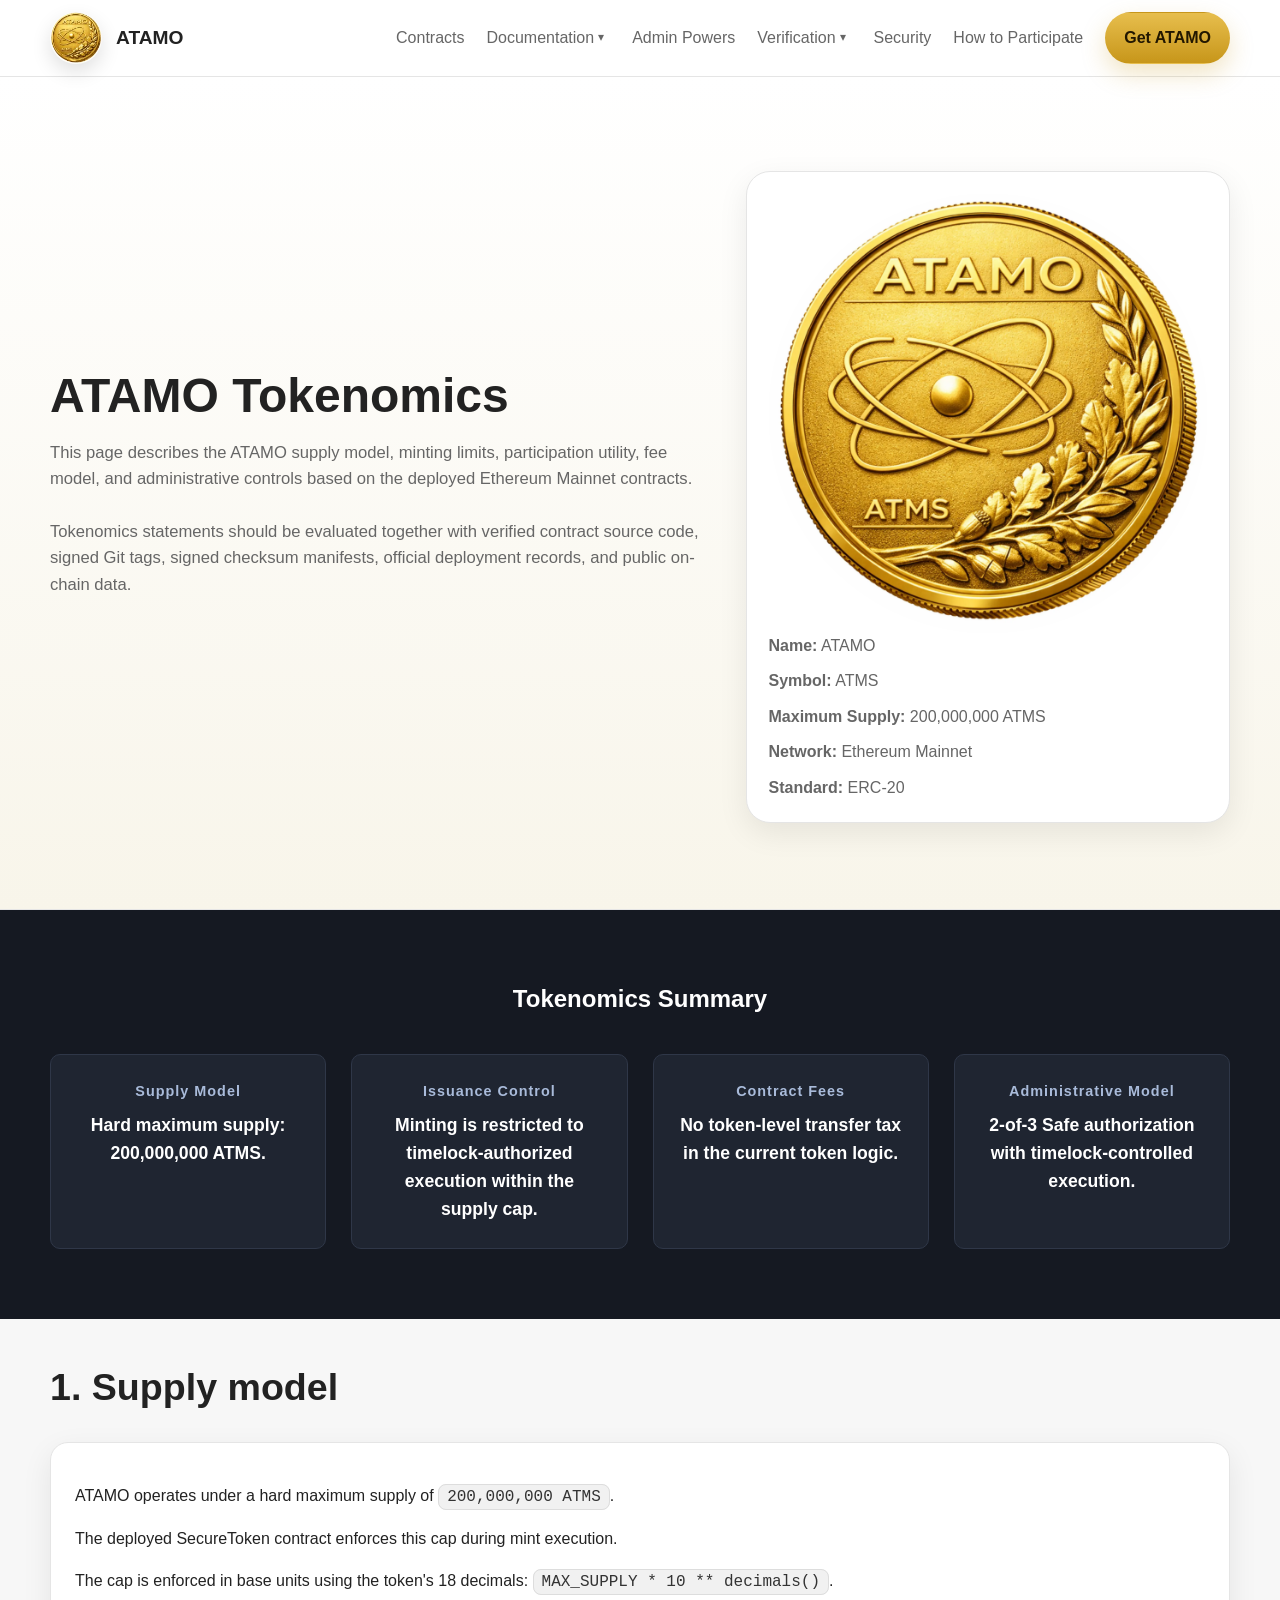
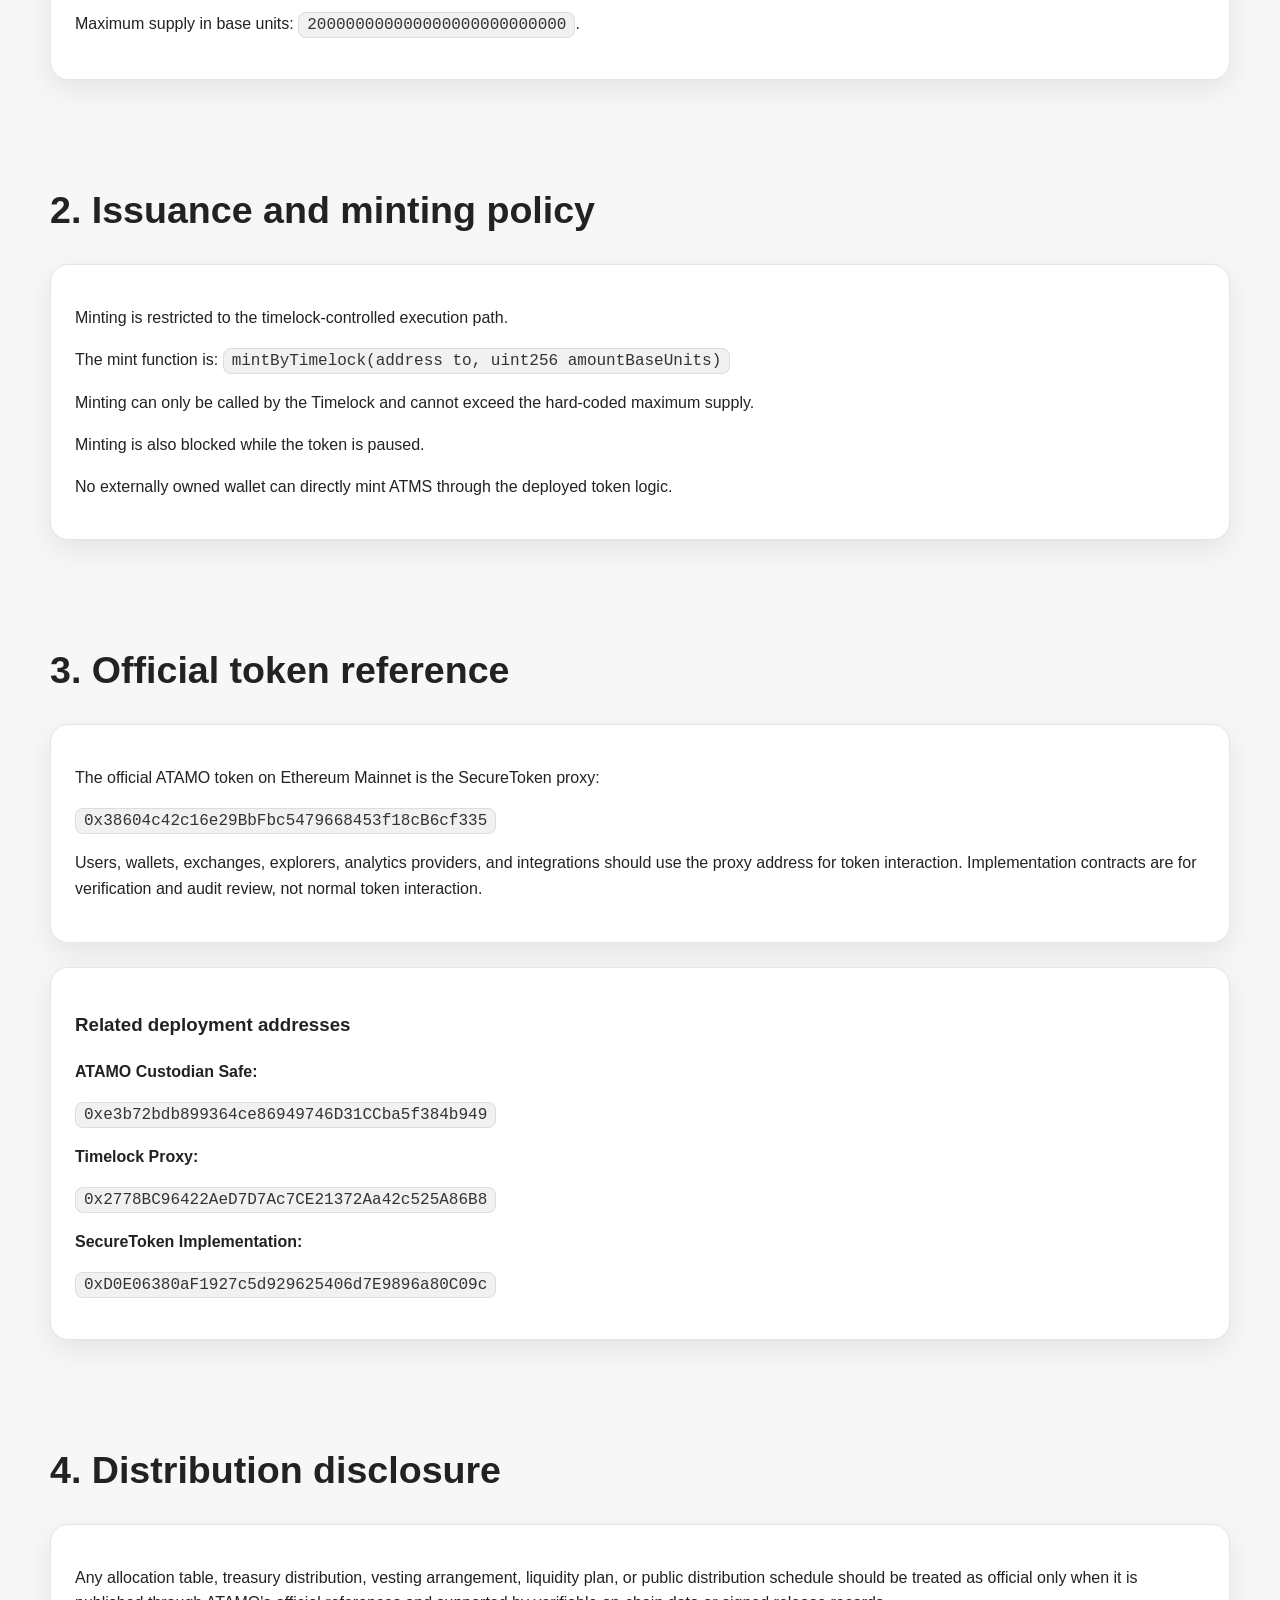
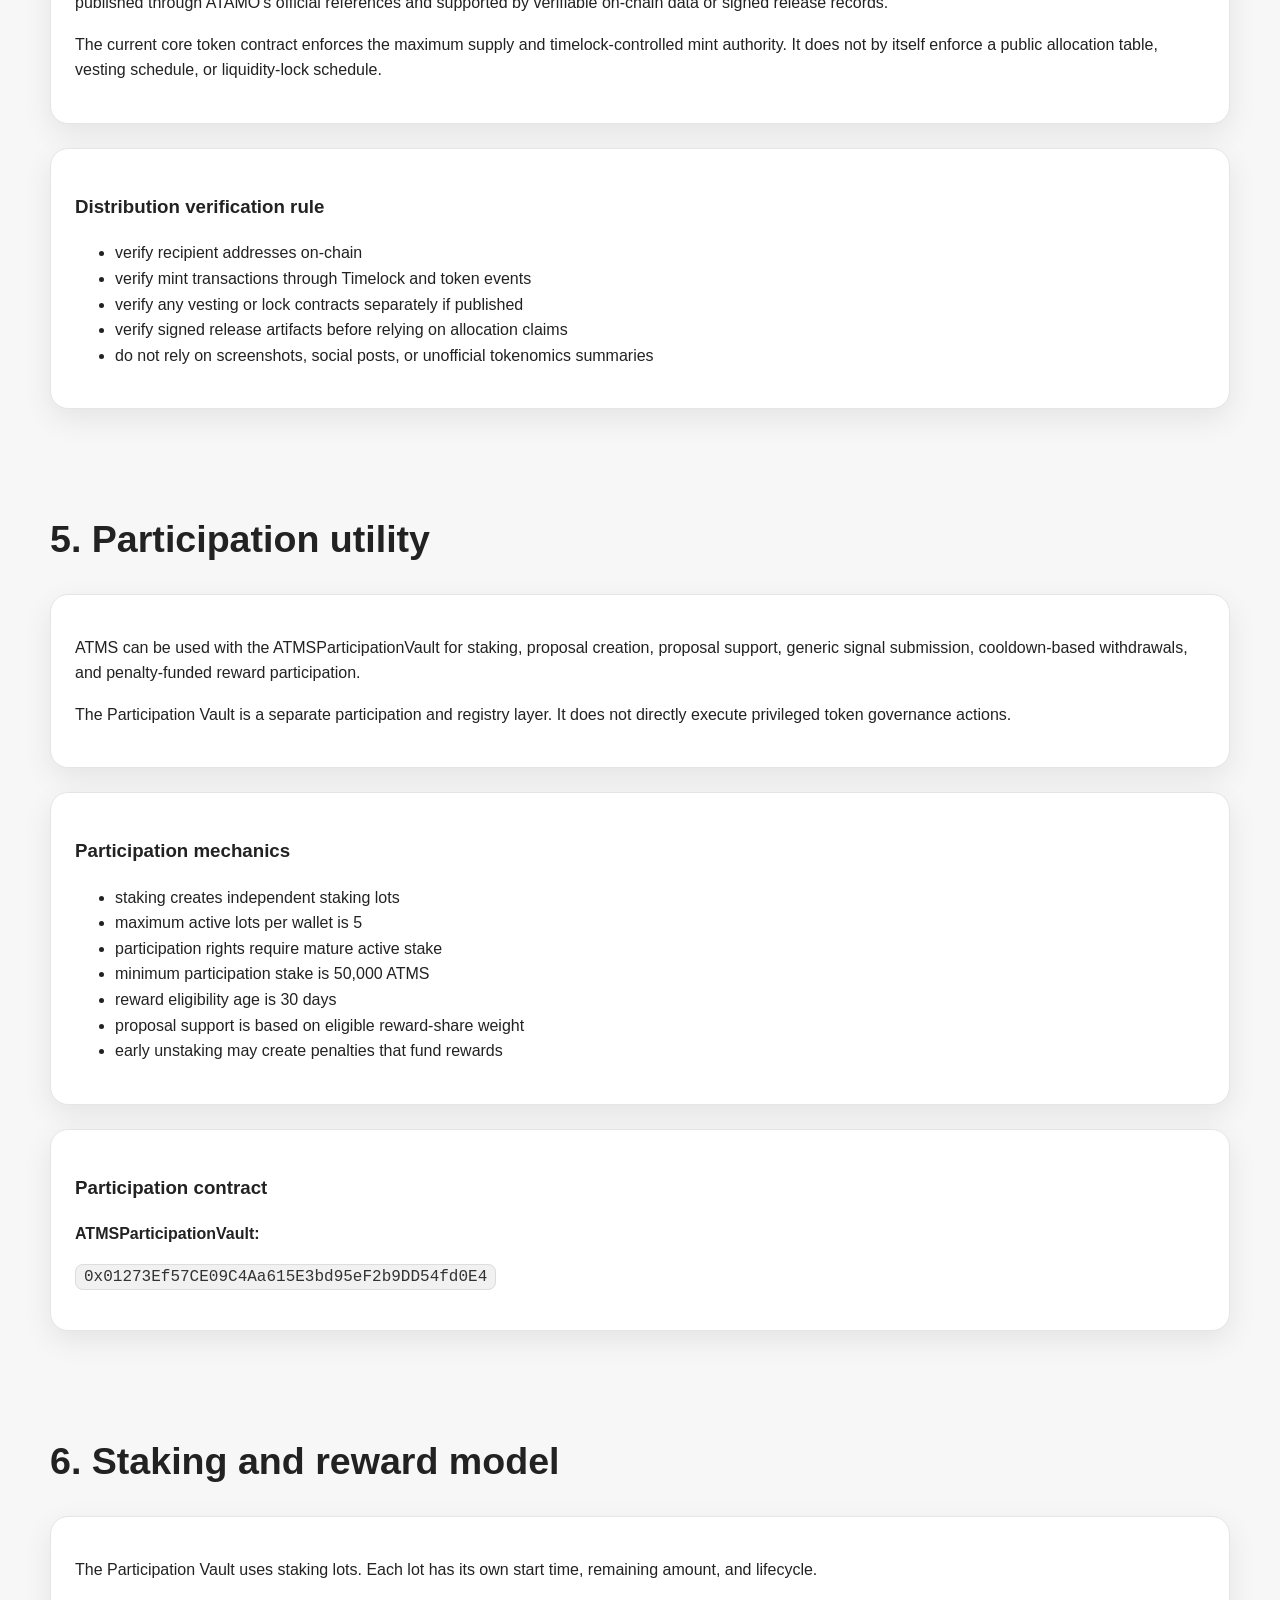
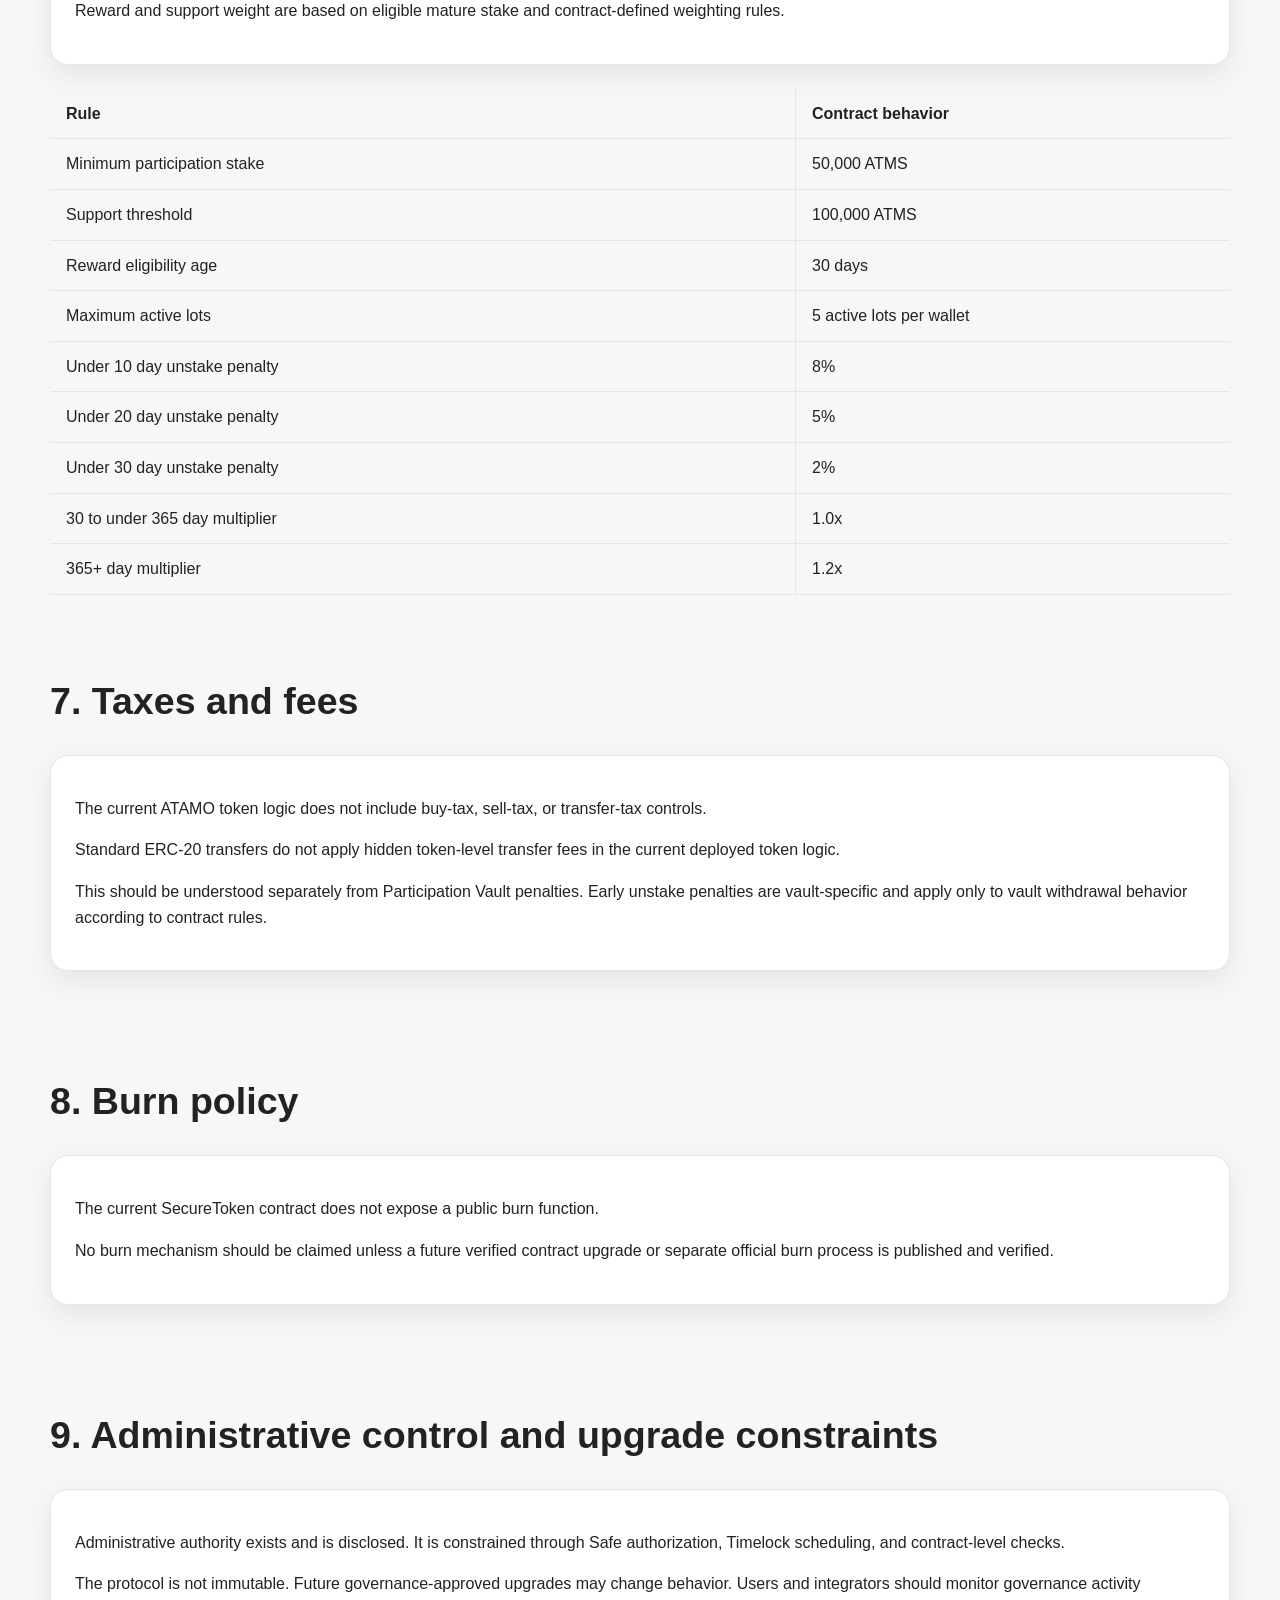
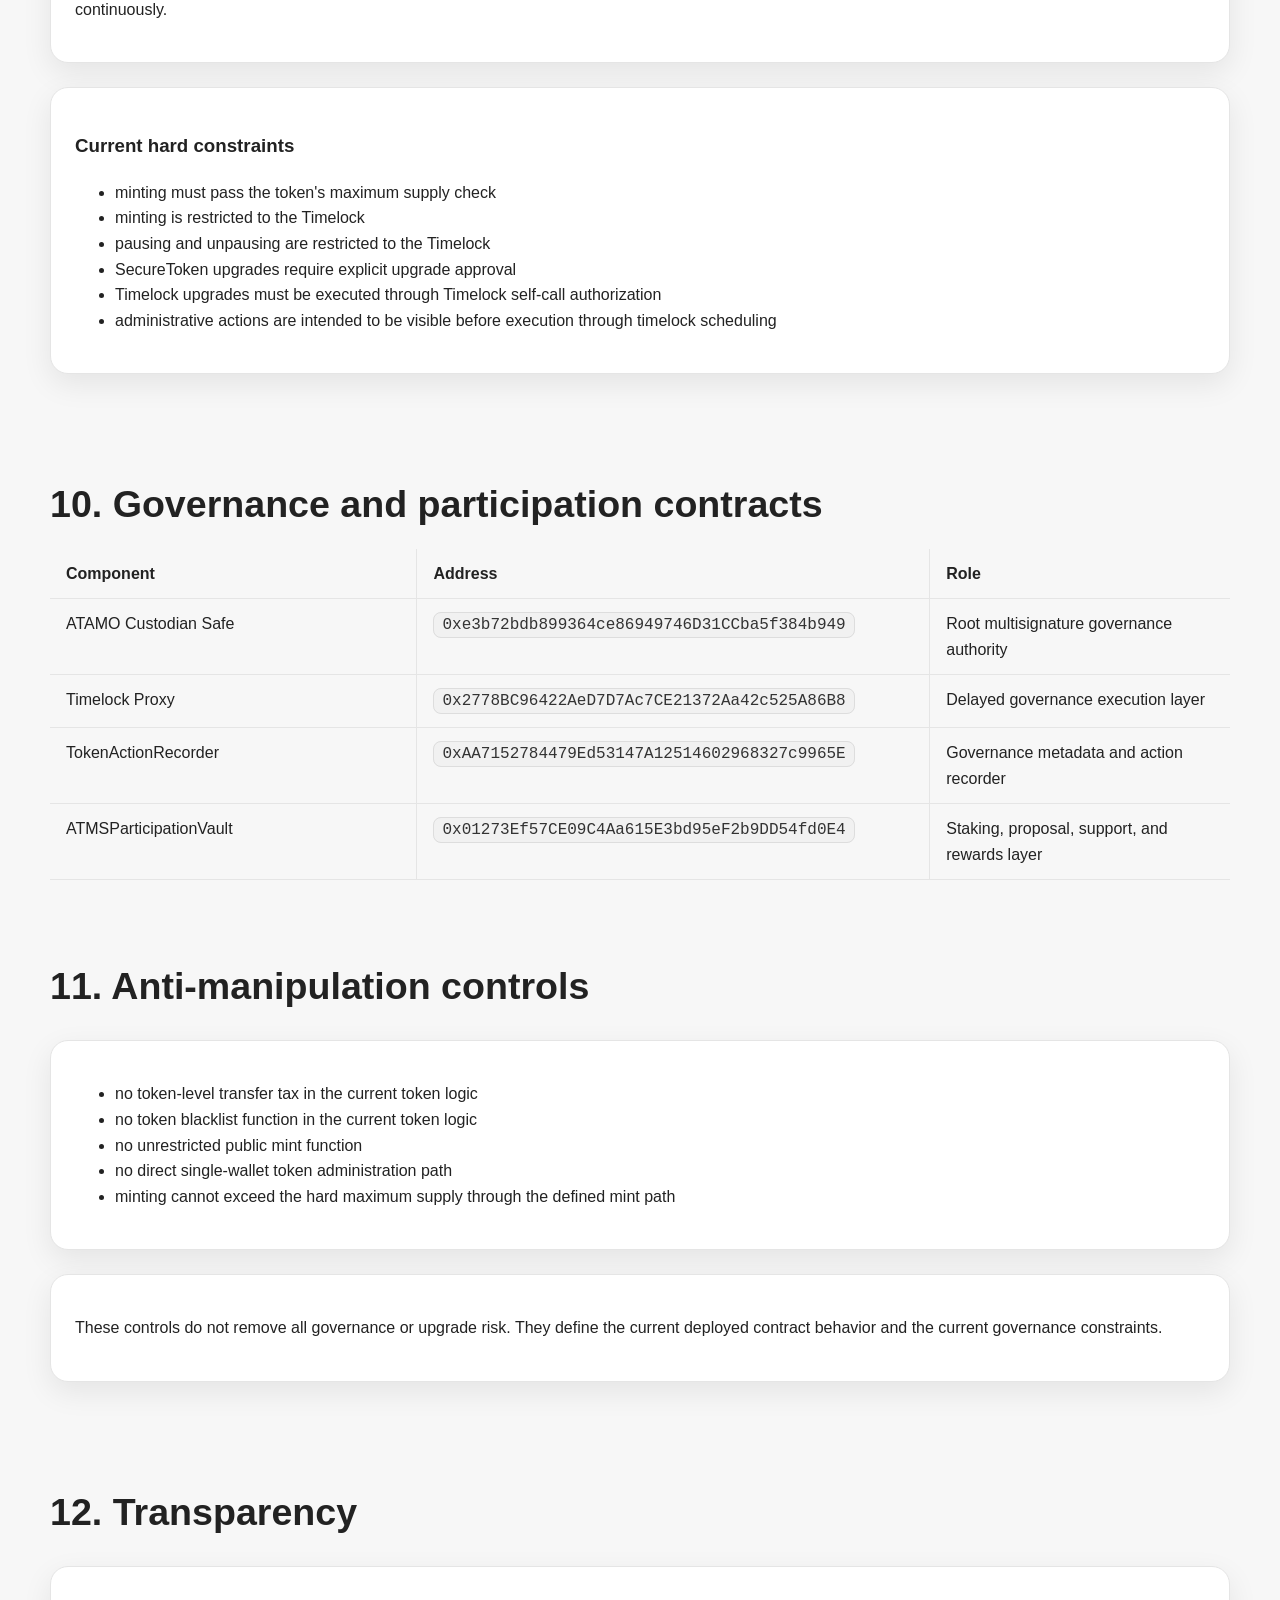
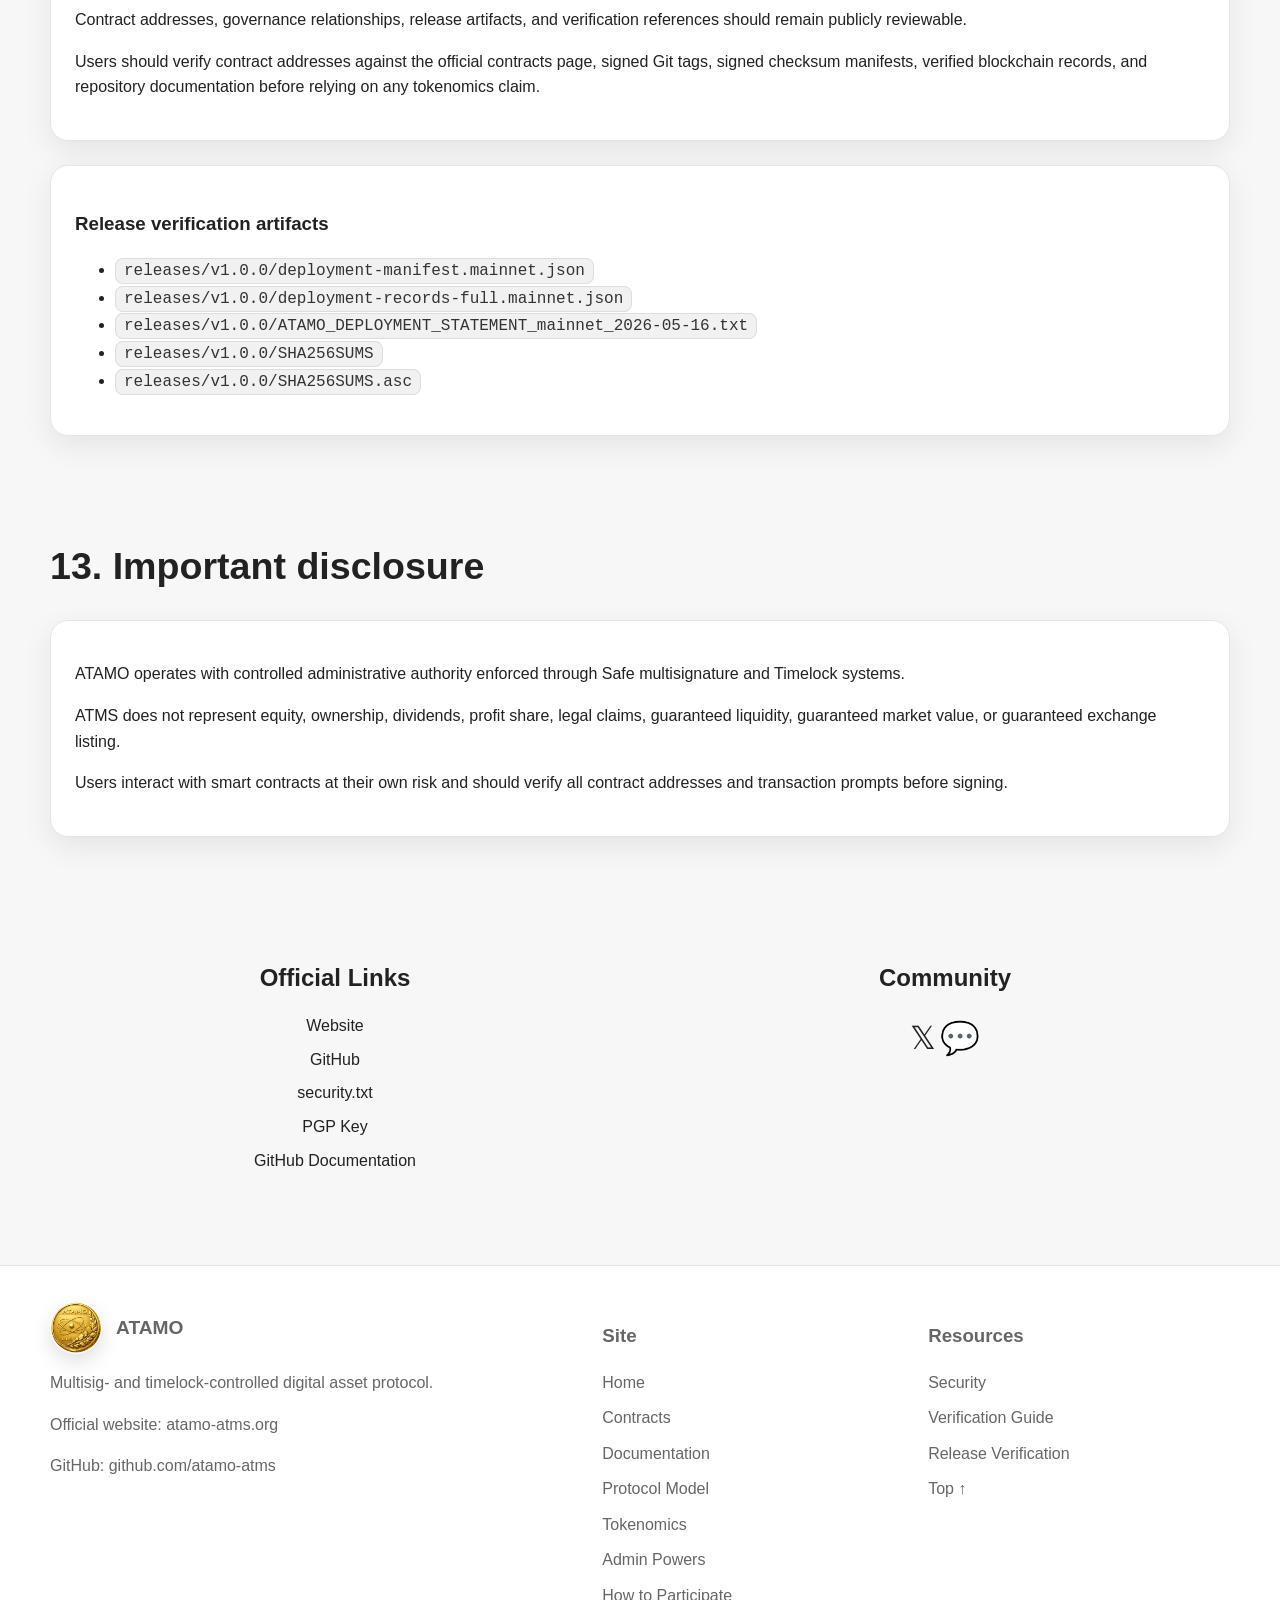
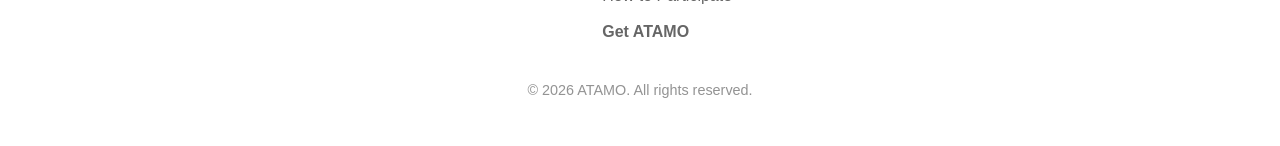
<file: tokenomics.html>
<!DOCTYPE html>
<html lang="en">
<head>
  <meta charset="UTF-8">
  <meta name="viewport" content="width=device-width, initial-scale=1.0">
  <title>ATAMO | Tokenomics</title>
  <meta name="description" content="Official ATAMO tokenomics defining supply, issuance, governance constraints, demand model, and verifiable execution rules.">
  <link rel="icon" href="favicon.png" type="image/png">
  <link rel="stylesheet" href="style.css">
</head>

<body id="top">

<header class="topbar">
  <div class="container nav">
    <a href="index.html" class="brand">
      <img src="logo.webp" alt="ATAMO logo">
      <span>ATAMO</span>
    </a>

	<nav class="nav-links">
		<a href="contracts.html">Contracts</a>

		<div class="nav-dropdown">
			<span class="nav-dropdown-label">Documentation</span>

			<div class="dropdown-menu">
				<a href="documentation.html">Documentation</a>
				<a href="protocol-model.html">Protocol Model</a>
				<a href="tokenomics.html">Tokenomics</a>
			</div>
		</div>

		<a href="admin-powers.html">Admin Powers</a>
		
		<div class="nav-dropdown">
			<span class="nav-dropdown-label">Verification</span>

			<div class="dropdown-menu">
				<a href="verify.html">Verification Guide</a>
				<a href="release-verification.html">Release Verification</a>
			</div>
		</div>

		<a href="security.html">Security</a>
		<a href="participate.html">How to Participate</a>
		<a class="button button-primary" href="get-atamo.html">Get ATAMO</a>
	</nav>
  </div>
</header>

<main>
  <section class="hero">
    <div class="container hero-inner">
      <div>
        <h1>ATAMO Tokenomics</h1>
        <p>
          This page describes the ATAMO supply model, minting limits,
          participation utility, fee model, and administrative controls based on
          the deployed Ethereum Mainnet contracts.
        </p>
        <p>
          Tokenomics statements should be evaluated together with verified
          contract source code, signed Git tags, signed checksum manifests,
          official deployment records, and public on-chain data.
        </p>
      </div>

      <aside class="coin-panel">
        <img src="logo_main.webp" alt="ATAMO token logo">
        <div class="coin-meta">
          <div><strong>Name:</strong> ATAMO</div>
          <div><strong>Symbol:</strong> ATMS</div>
          <div><strong>Maximum Supply:</strong> 200,000,000 ATMS</div>
          <div><strong>Network:</strong> Ethereum Mainnet</div>
          <div><strong>Standard:</strong> ERC-20</div>
        </div>
      </aside>
    </div>
  </section>

  <section class="protocol-status">
    <div class="container">
      <h2>Tokenomics Summary</h2>

      <div class="status-grid">
        <div class="status-item">
          <strong>Supply Model</strong>
          <p>Hard maximum supply: 200,000,000 ATMS.</p>
        </div>

        <div class="status-item">
          <strong>Issuance Control</strong>
          <p>Minting is restricted to timelock-authorized execution within the supply cap.</p>
        </div>

        <div class="status-item">
          <strong>Contract Fees</strong>
          <p>No token-level transfer tax in the current token logic.</p>
        </div>

        <div class="status-item">
          <strong>Administrative Model</strong>
          <p>2-of-3 Safe authorization with timelock-controlled execution.</p>
        </div>
      </div>
    </div>
  </section>

  <section id="supply-model">
    <div class="container">
      <h2 class="section-title">1. Supply model</h2>

      <div class="card_tokenomics">
        <p>
          ATAMO operates under a hard maximum supply of
          <span class="code">200,000,000 ATMS</span>.
        </p>
        <p>
          The deployed SecureToken contract enforces this cap during mint
          execution.
        </p>
        <p>
          The cap is enforced in base units using the token's 18 decimals:
          <span class="code">MAX_SUPPLY * 10 ** decimals()</span>.
        </p>
        <p>
          Maximum supply in base units:
          <span class="code">200000000000000000000000000</span>.
        </p>
      </div>
    </div>
  </section>

  <section id="issuance">
    <div class="container">
      <h2 class="section-title">2. Issuance and minting policy</h2>

      <div class="card_tokenomics">
        <p>
          Minting is restricted to the timelock-controlled execution path.
        </p>
        <p>
          The mint function is:
          <span class="code">mintByTimelock(address to, uint256 amountBaseUnits)</span>
        </p>
        <p>
          Minting can only be called by the Timelock and cannot exceed the
          hard-coded maximum supply.
        </p>
        <p>
          Minting is also blocked while the token is paused.
        </p>
        <p>
          No externally owned wallet can directly mint ATMS through the deployed
          token logic.
        </p>
      </div>
    </div>
  </section>

  <section id="official-token-reference">
    <div class="container">
      <h2 class="section-title">3. Official token reference</h2>

      <div class="card_tokenomics">
        <p>
          The official ATAMO token on Ethereum Mainnet is the SecureToken proxy:
        </p>
        <p>
          <span class="code">0x38604c42c16e29BbFbc5479668453f18cB6cf335</span>
        </p>
        <p>
          Users, wallets, exchanges, explorers, analytics providers, and
          integrations should use the proxy address for token interaction.
          Implementation contracts are for verification and audit review, not
          normal token interaction.
        </p>
      </div>

      <div class="card_tokenomics">
        <h3>Related deployment addresses</h3>

        <p><strong>ATAMO Custodian Safe:</strong></p>
        <p><span class="code">0xe3b72bdb899364ce86949746D31CCba5f384b949</span></p>

        <p><strong>Timelock Proxy:</strong></p>
        <p><span class="code">0x2778BC96422AeD7D7Ac7CE21372Aa42c525A86B8</span></p>

        <p><strong>SecureToken Implementation:</strong></p>
        <p><span class="code">0xD0E06380aF1927c5d929625406d7E9896a80C09c</span></p>
      </div>
    </div>
  </section>

  <section id="distribution">
    <div class="container">
      <h2 class="section-title">4. Distribution disclosure</h2>

      <div class="card_tokenomics">
        <p>
          Any allocation table, treasury distribution, vesting arrangement,
          liquidity plan, or public distribution schedule should be treated as
          official only when it is published through ATAMO's official references
          and supported by verifiable on-chain data or signed release records.
        </p>
        <p>
          The current core token contract enforces the maximum supply and
          timelock-controlled mint authority. It does not by itself enforce a
          public allocation table, vesting schedule, or liquidity-lock schedule.
        </p>
      </div>

      <div class="card_tokenomics">
        <h3>Distribution verification rule</h3>
        <ul>
          <li>verify recipient addresses on-chain</li>
          <li>verify mint transactions through Timelock and token events</li>
          <li>verify any vesting or lock contracts separately if published</li>
          <li>verify signed release artifacts before relying on allocation claims</li>
          <li>do not rely on screenshots, social posts, or unofficial tokenomics summaries</li>
        </ul>
      </div>
    </div>
  </section>

  <section id="participation-utility">
    <div class="container">
      <h2 class="section-title">5. Participation utility</h2>

      <div class="card_tokenomics">
        <p>
          ATMS can be used with the ATMSParticipationVault for staking,
          proposal creation, proposal support, generic signal submission,
          cooldown-based withdrawals, and penalty-funded reward participation.
        </p>
        <p>
          The Participation Vault is a separate participation and registry layer.
          It does not directly execute privileged token governance actions.
        </p>
      </div>

      <div class="card_tokenomics">
        <h3>Participation mechanics</h3>
        <ul>
          <li>staking creates independent staking lots</li>
          <li>maximum active lots per wallet is 5</li>
          <li>participation rights require mature active stake</li>
          <li>minimum participation stake is 50,000 ATMS</li>
          <li>reward eligibility age is 30 days</li>
          <li>proposal support is based on eligible reward-share weight</li>
          <li>early unstaking may create penalties that fund rewards</li>
        </ul>
      </div>

      <div class="card_tokenomics">
        <h3>Participation contract</h3>
        <p><strong>ATMSParticipationVault:</strong></p>
        <p><span class="code">0x01273Ef57CE09C4Aa615E3bd95eF2b9DD54fd0E4</span></p>
      </div>
    </div>
  </section>

  <section id="staking-and-rewards">
    <div class="container">
      <h2 class="section-title">6. Staking and reward model</h2>

      <div class="card_tokenomics">
        <p>
          The Participation Vault uses staking lots. Each lot has its own start
          time, remaining amount, and lifecycle.
        </p>
        <p>
          Reward and support weight are based on eligible mature stake and
          contract-defined weighting rules.
        </p>
      </div>

      <div class="table-wrap">
        <table>
          <thead>
            <tr>
              <th>Rule</th>
              <th>Contract behavior</th>
            </tr>
          </thead>
          <tbody>
            <tr>
              <td>Minimum participation stake</td>
              <td>50,000 ATMS</td>
            </tr>
            <tr>
              <td>Support threshold</td>
              <td>100,000 ATMS</td>
            </tr>
            <tr>
              <td>Reward eligibility age</td>
              <td>30 days</td>
            </tr>
            <tr>
              <td>Maximum active lots</td>
              <td>5 active lots per wallet</td>
            </tr>
            <tr>
              <td>Under 10 day unstake penalty</td>
              <td>8%</td>
            </tr>
            <tr>
              <td>Under 20 day unstake penalty</td>
              <td>5%</td>
            </tr>
            <tr>
              <td>Under 30 day unstake penalty</td>
              <td>2%</td>
            </tr>
            <tr>
              <td>30 to under 365 day multiplier</td>
              <td>1.0x</td>
            </tr>
            <tr>
              <td>365+ day multiplier</td>
              <td>1.2x</td>
            </tr>
          </tbody>
        </table>
      </div>
    </div>
  </section>

  <section id="taxes-and-fees">
    <div class="container">
      <h2 class="section-title">7. Taxes and fees</h2>

      <div class="card_tokenomics">
        <p>
          The current ATAMO token logic does not include buy-tax, sell-tax, or
          transfer-tax controls.
        </p>
        <p>
          Standard ERC-20 transfers do not apply hidden token-level transfer fees
          in the current deployed token logic.
        </p>
        <p>
          This should be understood separately from Participation Vault penalties.
          Early unstake penalties are vault-specific and apply only to vault
          withdrawal behavior according to contract rules.
        </p>
      </div>
    </div>
  </section>

  <section id="burn-policy">
    <div class="container">
      <h2 class="section-title">8. Burn policy</h2>

      <div class="card_tokenomics">
        <p>
          The current SecureToken contract does not expose a public burn function.
        </p>
        <p>
          No burn mechanism should be claimed unless a future verified contract
          upgrade or separate official burn process is published and verified.
        </p>
      </div>
    </div>
  </section>

  <section id="administrative-control">
    <div class="container">
      <h2 class="section-title">9. Administrative control and upgrade constraints</h2>

      <div class="card_tokenomics">
        <p>
          Administrative authority exists and is disclosed. It is constrained
          through Safe authorization, Timelock scheduling, and contract-level
          checks.
        </p>
        <p>
          The protocol is not immutable. Future governance-approved upgrades may
          change behavior. Users and integrators should monitor governance
          activity continuously.
        </p>
      </div>

      <div class="card_tokenomics">
        <h3>Current hard constraints</h3>
        <ul>
          <li>minting must pass the token's maximum supply check</li>
          <li>minting is restricted to the Timelock</li>
          <li>pausing and unpausing are restricted to the Timelock</li>
          <li>SecureToken upgrades require explicit upgrade approval</li>
          <li>Timelock upgrades must be executed through Timelock self-call authorization</li>
          <li>administrative actions are intended to be visible before execution through timelock scheduling</li>
        </ul>
      </div>
    </div>
  </section>

  <section id="governance-contracts">
    <div class="container">
      <h2 class="section-title">10. Governance and participation contracts</h2>

      <div class="table-wrap">
        <table>
          <thead>
            <tr>
              <th>Component</th>
              <th>Address</th>
              <th>Role</th>
            </tr>
          </thead>
          <tbody>
            <tr>
              <td>ATAMO Custodian Safe</td>
              <td><span class="code">0xe3b72bdb899364ce86949746D31CCba5f384b949</span></td>
              <td>Root multisignature governance authority</td>
            </tr>
            <tr>
              <td>Timelock Proxy</td>
              <td><span class="code">0x2778BC96422AeD7D7Ac7CE21372Aa42c525A86B8</span></td>
              <td>Delayed governance execution layer</td>
            </tr>
            <tr>
              <td>TokenActionRecorder</td>
              <td><span class="code">0xAA7152784479Ed53147A12514602968327c9965E</span></td>
              <td>Governance metadata and action recorder</td>
            </tr>
            <tr>
              <td>ATMSParticipationVault</td>
              <td><span class="code">0x01273Ef57CE09C4Aa615E3bd95eF2b9DD54fd0E4</span></td>
              <td>Staking, proposal, support, and rewards layer</td>
            </tr>
          </tbody>
        </table>
      </div>
    </div>
  </section>

  <section id="anti-manipulation">
    <div class="container">
      <h2 class="section-title">11. Anti-manipulation controls</h2>

      <div class="card_tokenomics">
        <ul>
          <li>no token-level transfer tax in the current token logic</li>
          <li>no token blacklist function in the current token logic</li>
          <li>no unrestricted public mint function</li>
          <li>no direct single-wallet token administration path</li>
          <li>minting cannot exceed the hard maximum supply through the defined mint path</li>
        </ul>
      </div>

      <div class="card_tokenomics">
        <p>
          These controls do not remove all governance or upgrade risk. They define
          the current deployed contract behavior and the current governance
          constraints.
        </p>
      </div>
    </div>
  </section>

  <section id="transparency">
    <div class="container">
      <h2 class="section-title">12. Transparency</h2>

      <div class="card_tokenomics">
        <p>
          Contract addresses, governance relationships, release artifacts, and
          verification references should remain publicly reviewable.
        </p>
        <p>
          Users should verify contract addresses against the official contracts
          page, signed Git tags, signed checksum manifests, verified blockchain
          records, and repository documentation before relying on any tokenomics
          claim.
        </p>
      </div>

      <div class="card_tokenomics">
        <h3>Release verification artifacts</h3>
        <ul>
          <li><span class="code">releases/v1.0.0/deployment-manifest.mainnet.json</span></li>
          <li><span class="code">releases/v1.0.0/deployment-records-full.mainnet.json</span></li>
          <li><span class="code">releases/v1.0.0/ATAMO_DEPLOYMENT_STATEMENT_mainnet_2026-05-16.txt</span></li>
          <li><span class="code">releases/v1.0.0/SHA256SUMS</span></li>
          <li><span class="code">releases/v1.0.0/SHA256SUMS.asc</span></li>
        </ul>
      </div>
    </div>
  </section>

  <section id="important-disclosure">
    <div class="container">
      <h2 class="section-title">13. Important disclosure</h2>

      <div class="card_tokenomics">
        <p>
          ATAMO operates with controlled administrative authority enforced through
          Safe multisignature and Timelock systems.
        </p>
        <p>
          ATMS does not represent equity, ownership, dividends, profit share,
          legal claims, guaranteed liquidity, guaranteed market value, or
          guaranteed exchange listing.
        </p>
        <p>
          Users interact with smart contracts at their own risk and should verify
          all contract addresses and transaction prompts before signing.
        </p>
      </div>
    </div>
  </section>
</main>


<section class="official-links">
  <div class="container official-links-grid">

    <div>
      <h2>Official Links</h2>
      <ul>
        <li><a href="https://atamo-atms.org">Website</a></li>
        <li><a href="https://github.com/atamo-atms">GitHub</a></li>
        <li><a href="/.well-known/security.txt">security.txt</a></li>
        <li><a href="/.well-known/pgp-key.txt">PGP Key</a></li>
        <li><a href="https://github.com/atamo-atms/atamo-project/tree/main/docs">GitHub Documentation</a></li>
      </ul>
    </div>

    <div>
      <h2>Community</h2>

			<a href="https://x.com/ATAMO_ATMS" target="_blank" rel="noopener noreferrer"><span class="icon">𝕏</span></a>

			<a href="https://discord.gg/TYCAYaHaF" target="_blank" rel="noopener noreferrer"><span class="icon">💬</span></a>
    </div>

  </div>
</section>

<footer>
  <div class="container footer-grid">
    <div>
      <div class="brand">
        <img src="logo.webp" alt="ATAMO logo">
        <span>ATAMO</span>
      </div>

      <p>Multisig- and timelock-controlled digital asset protocol.</p>

      <p>
        Official website:
        <a href="https://atamo-atms.org">atamo-atms.org</a>
      </p>

      <p>
        GitHub:
        <a href="https://github.com/atamo-atms">github.com/atamo-atms</a>
      </p>
    </div>

    <div>
      <h3>Site</h3>
      <div class="footer-links">
        <a href="index.html">Home</a>
		<a href="contracts.html">Contracts</a>
        <a href="documentation.html">Documentation</a>
	    <a href="protocol-model.html">Protocol Model</a>
	    <a href="tokenomics.html">Tokenomics</a>
	    <a href="admin-powers.html">Admin Powers</a>
		<a href="participate.html">How to Participate</a>
        <a class="highlight" href="get-atamo.html">Get ATAMO</a>
      </div>
    </div>

    <div>
      <h3>Resources</h3>
      <div class="footer-links">
        <a href="security.html">Security</a>
        <a href="verify.html">Verification Guide</a>
        <a href="release-verification.html">Release Verification</a>
        <a href="#top">Top ↑</a>
      </div>
    </div>
  </div>

  <div class="footer-bottom">
    <p>© 2026 ATAMO. All rights reserved.</p>
  </div>
</footer>

</body>
</html>
</file>
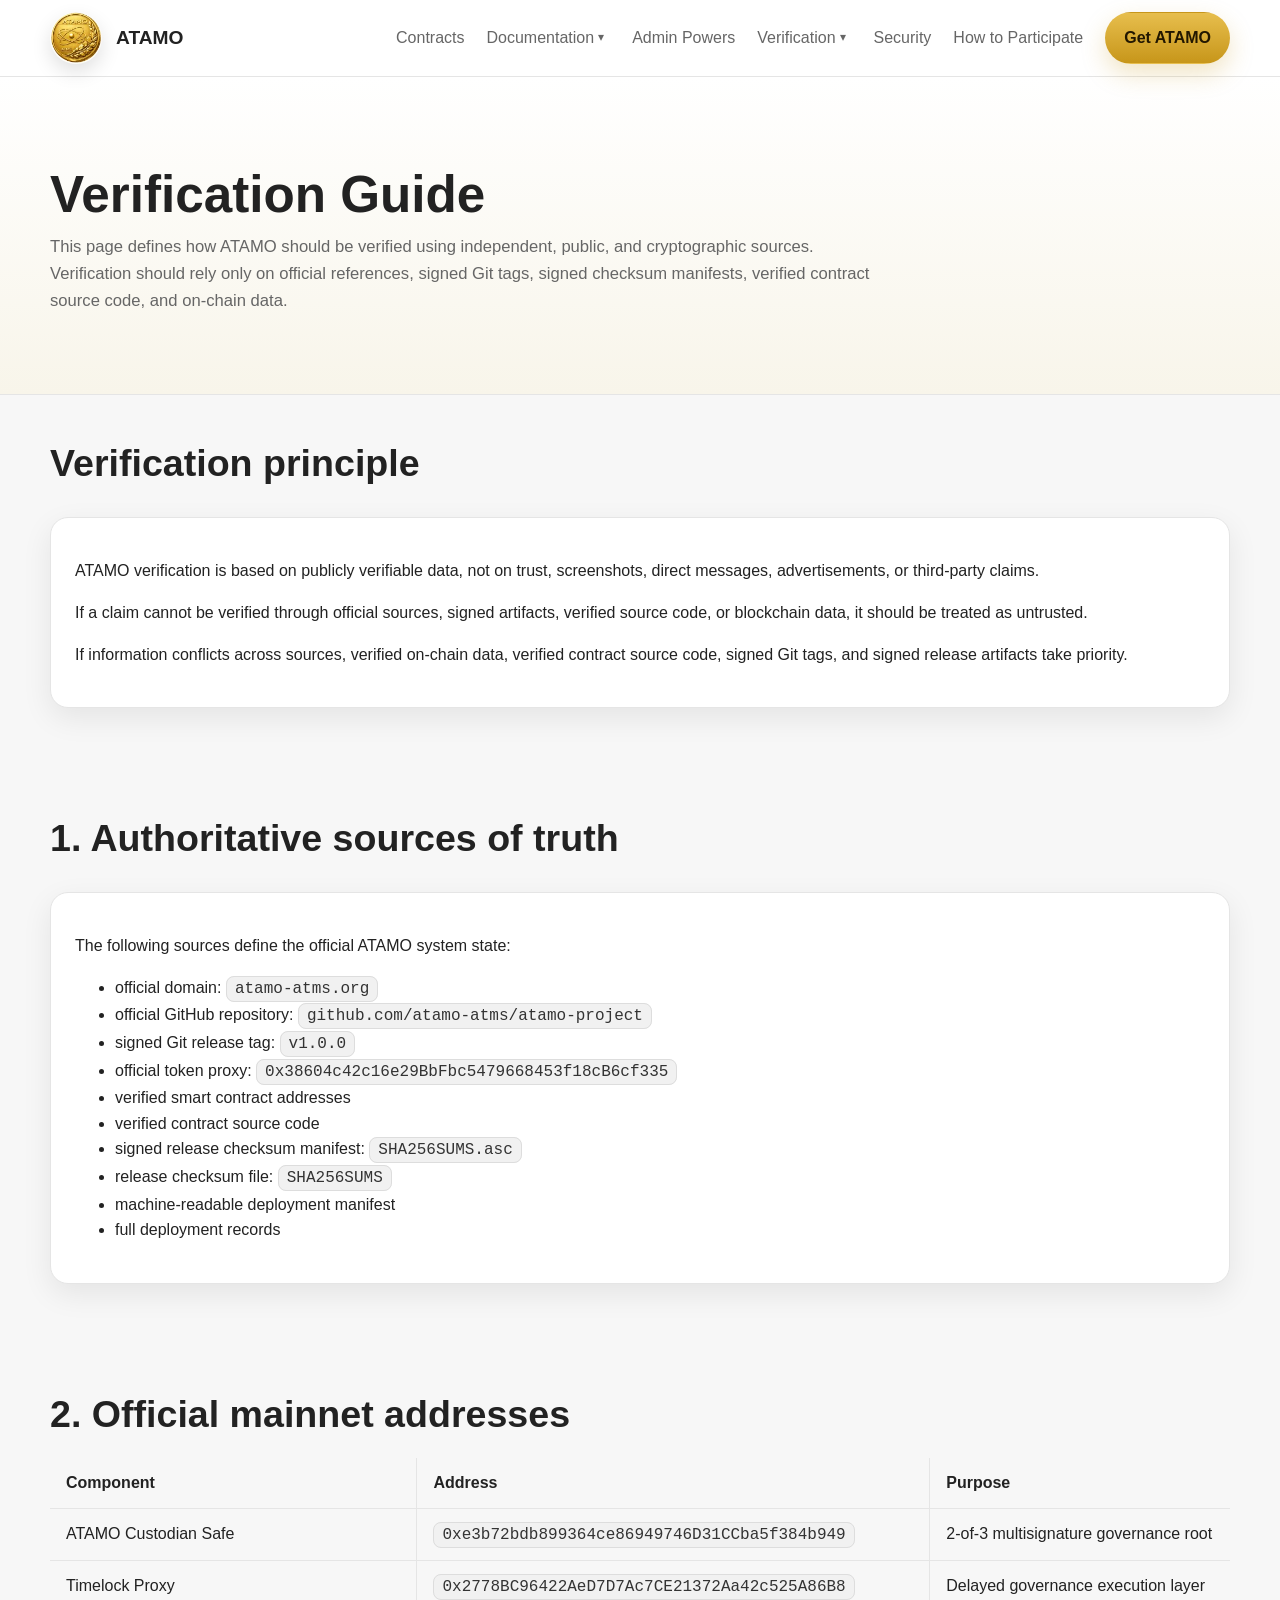
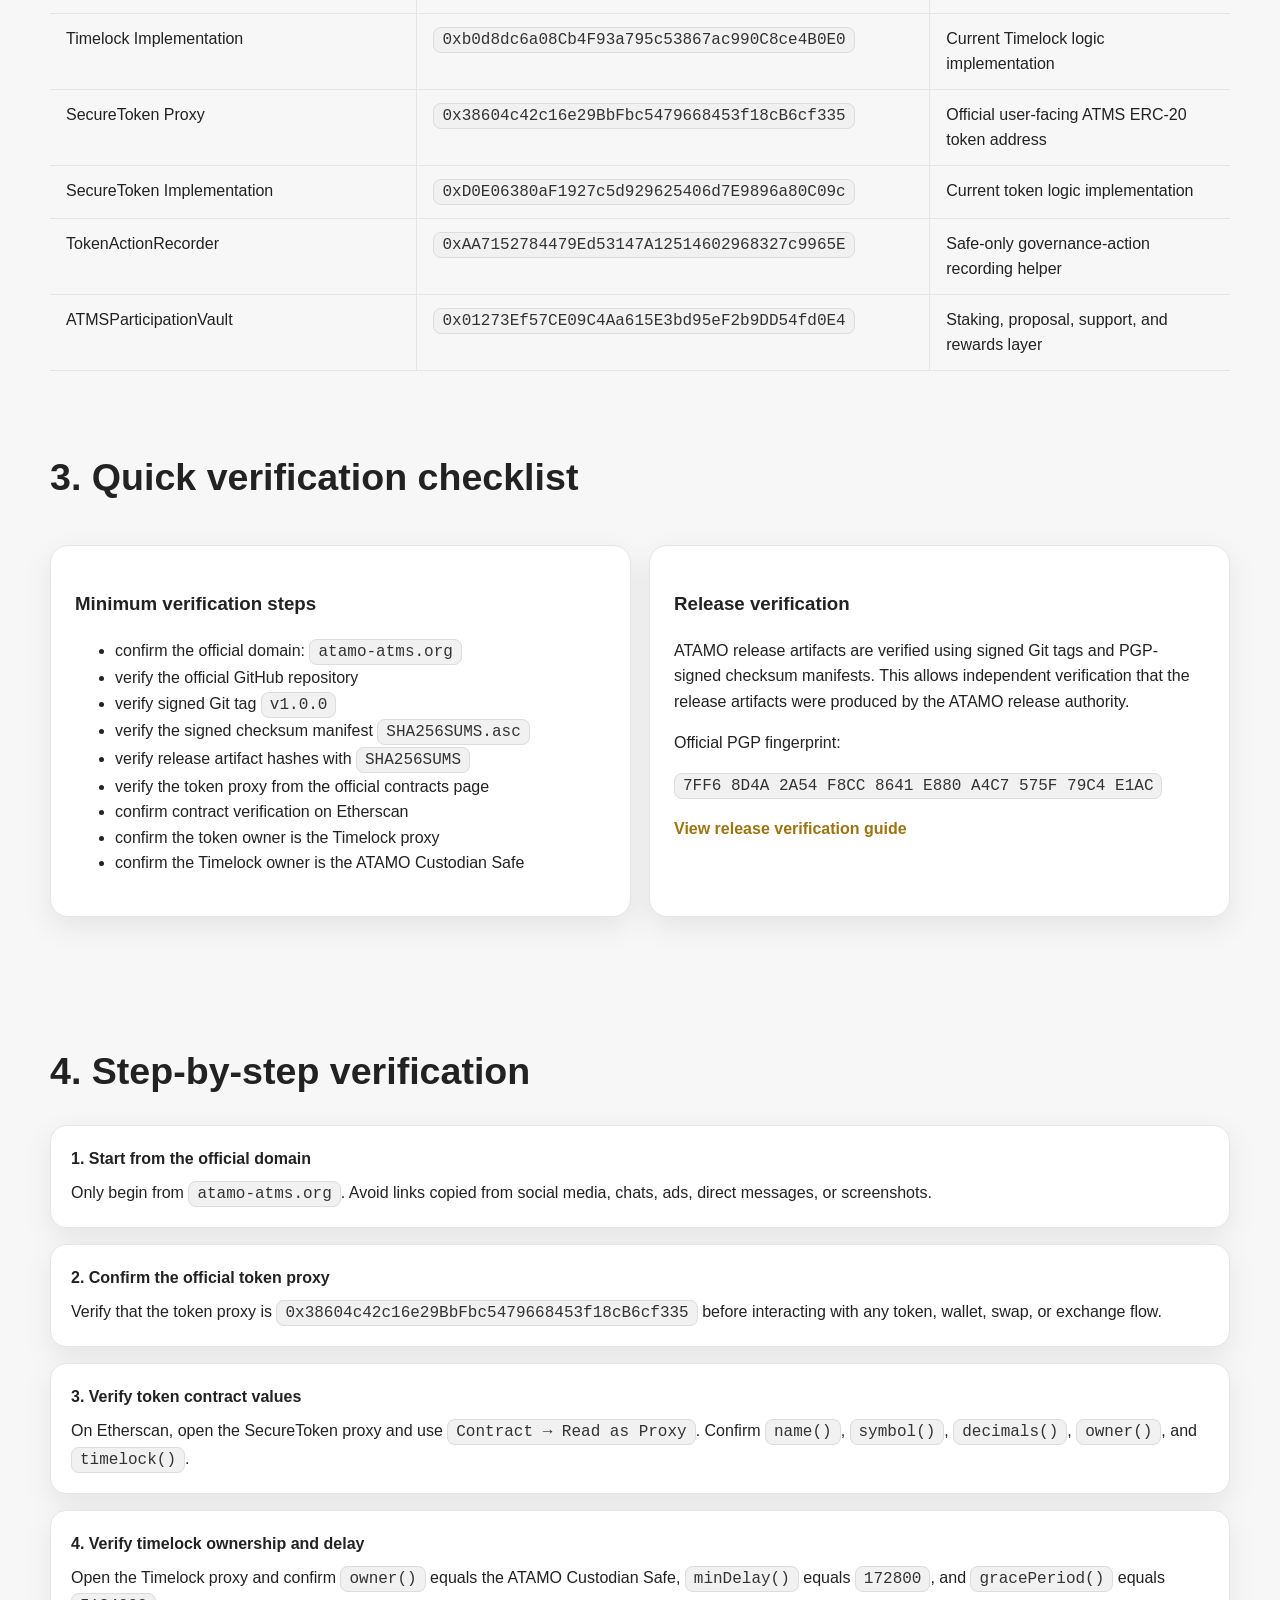
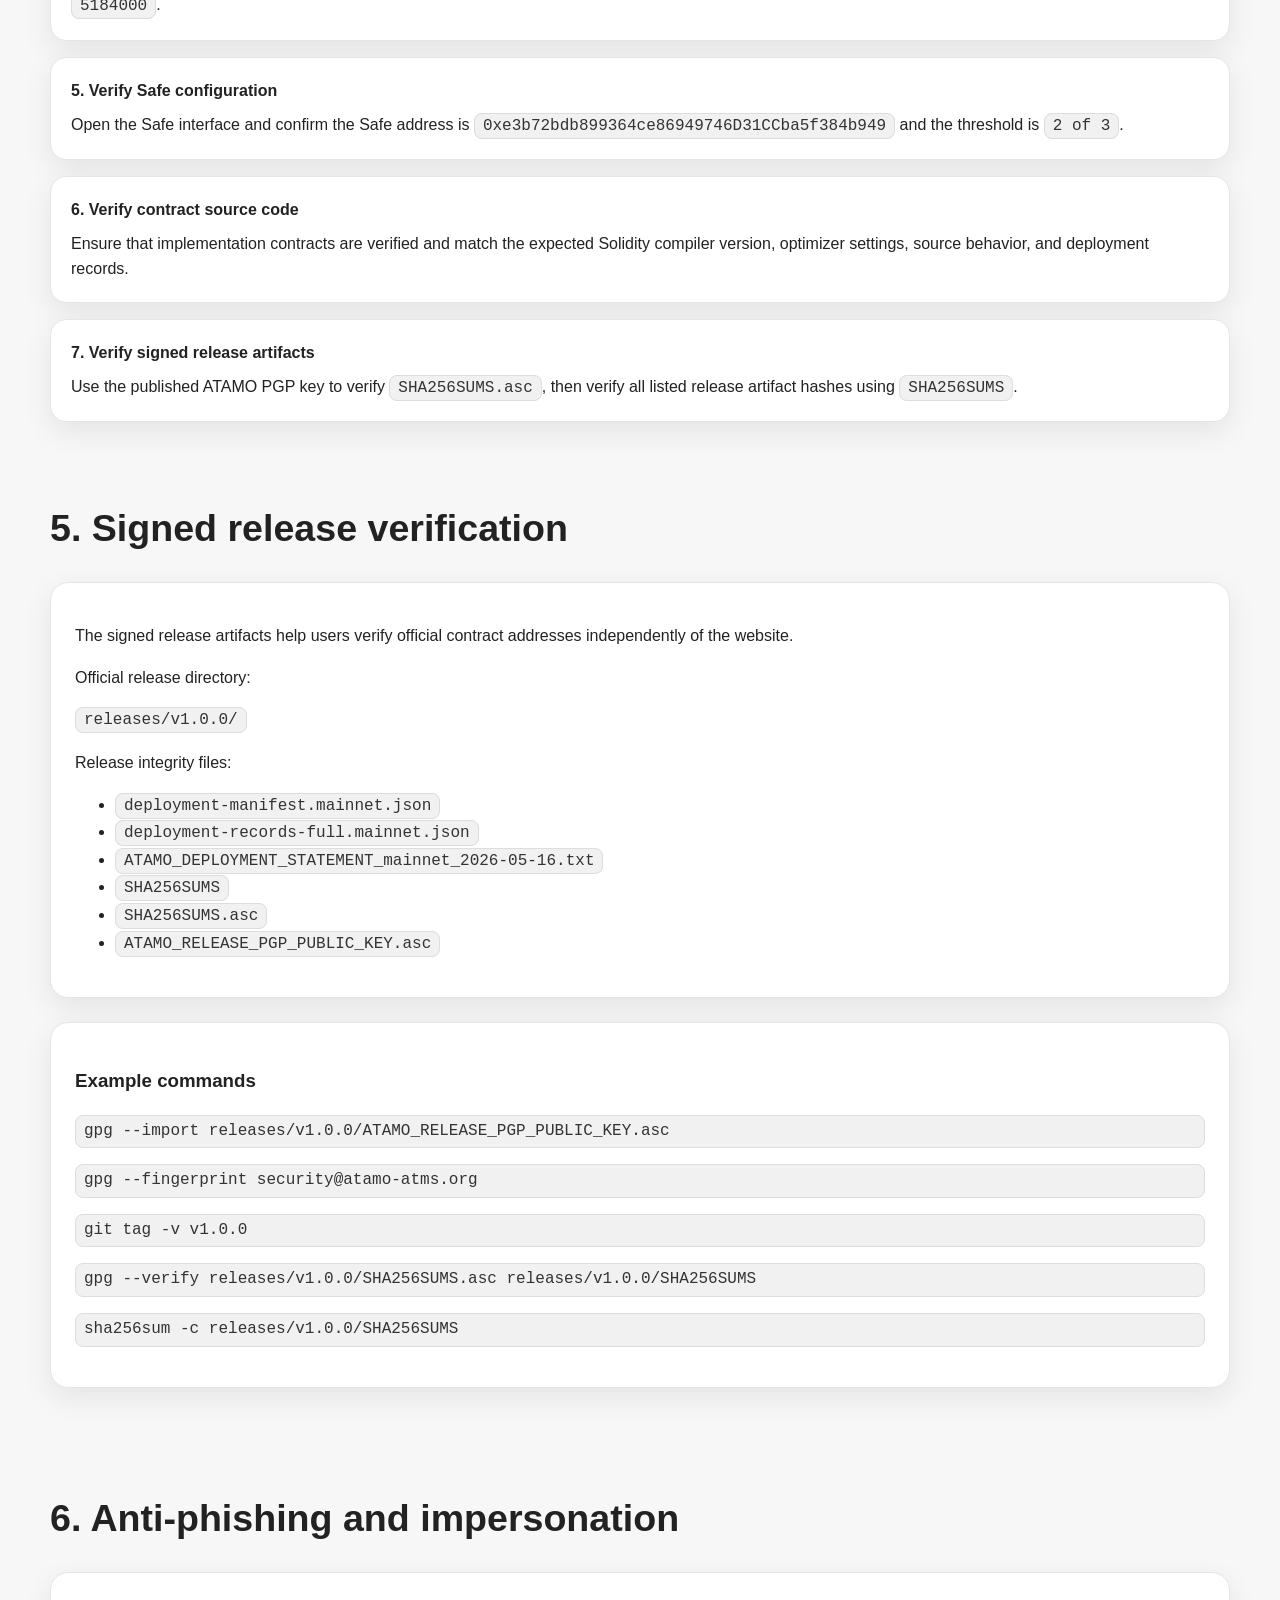
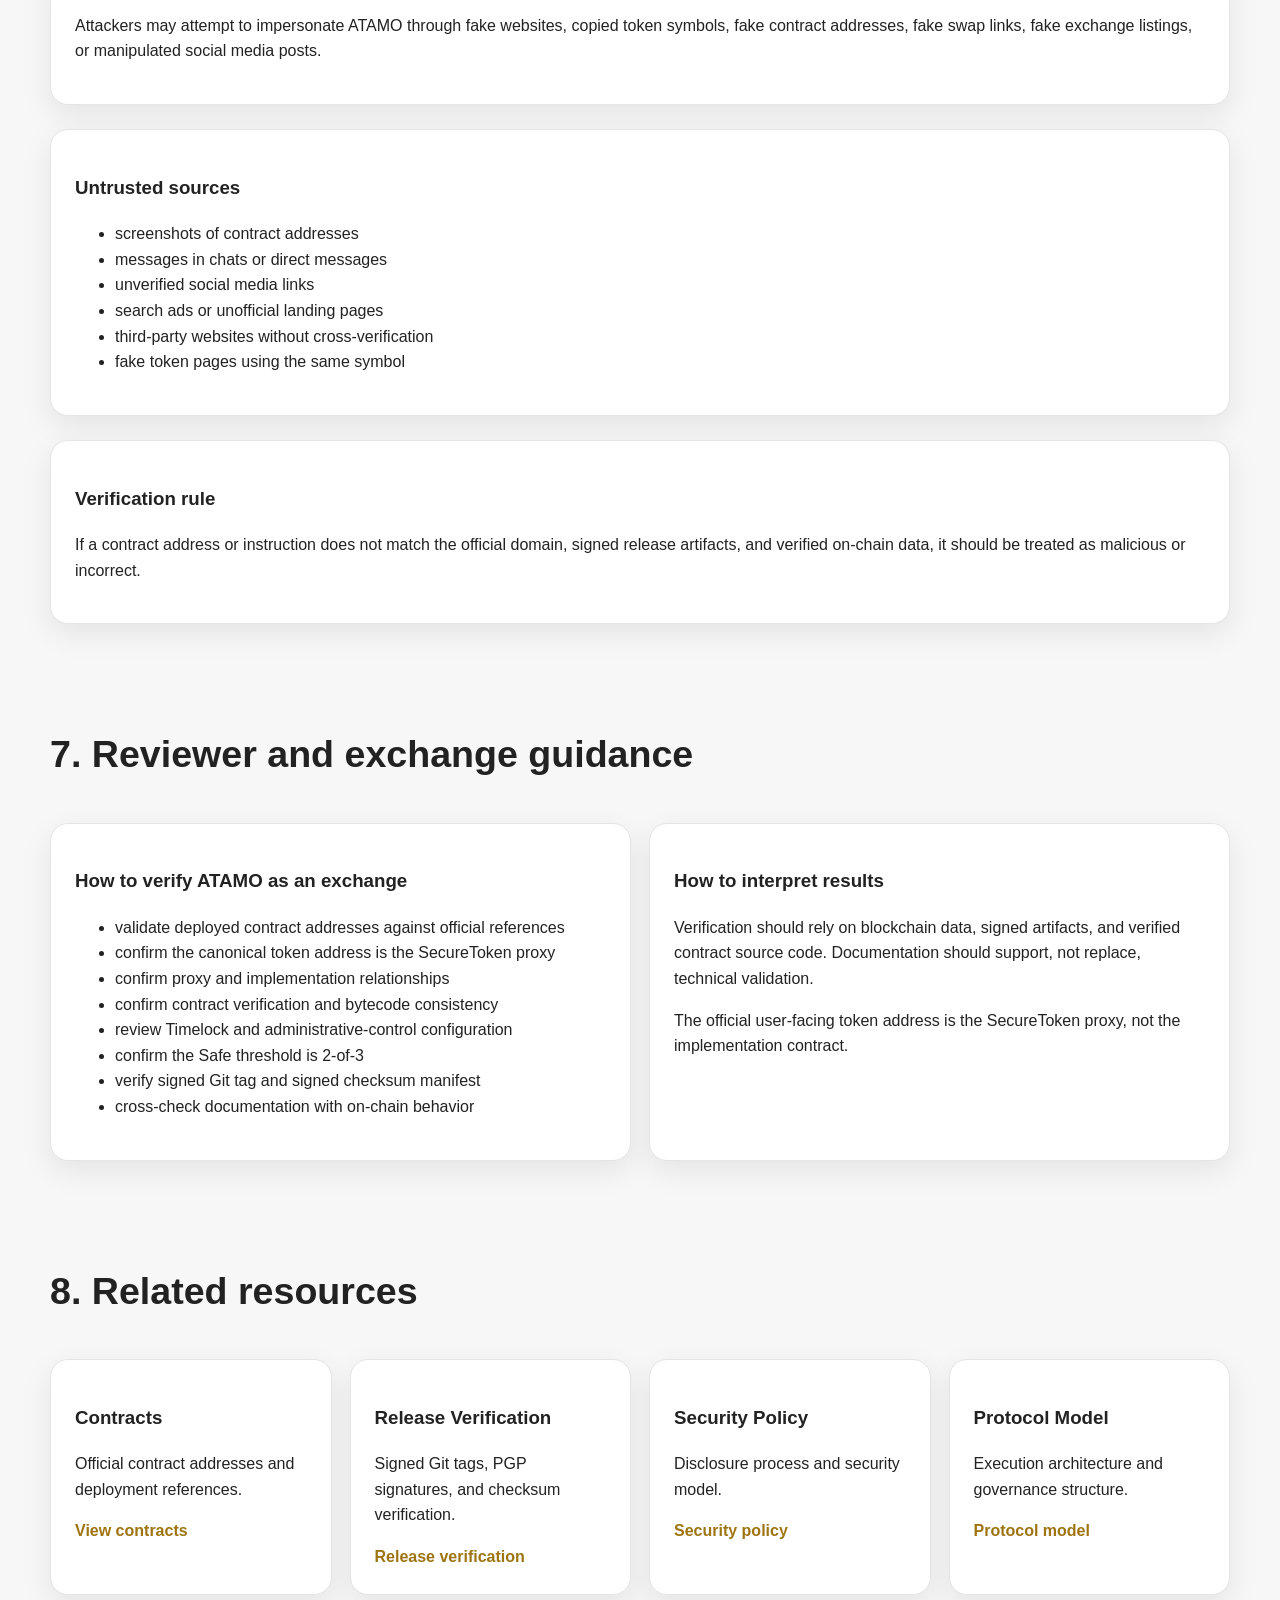
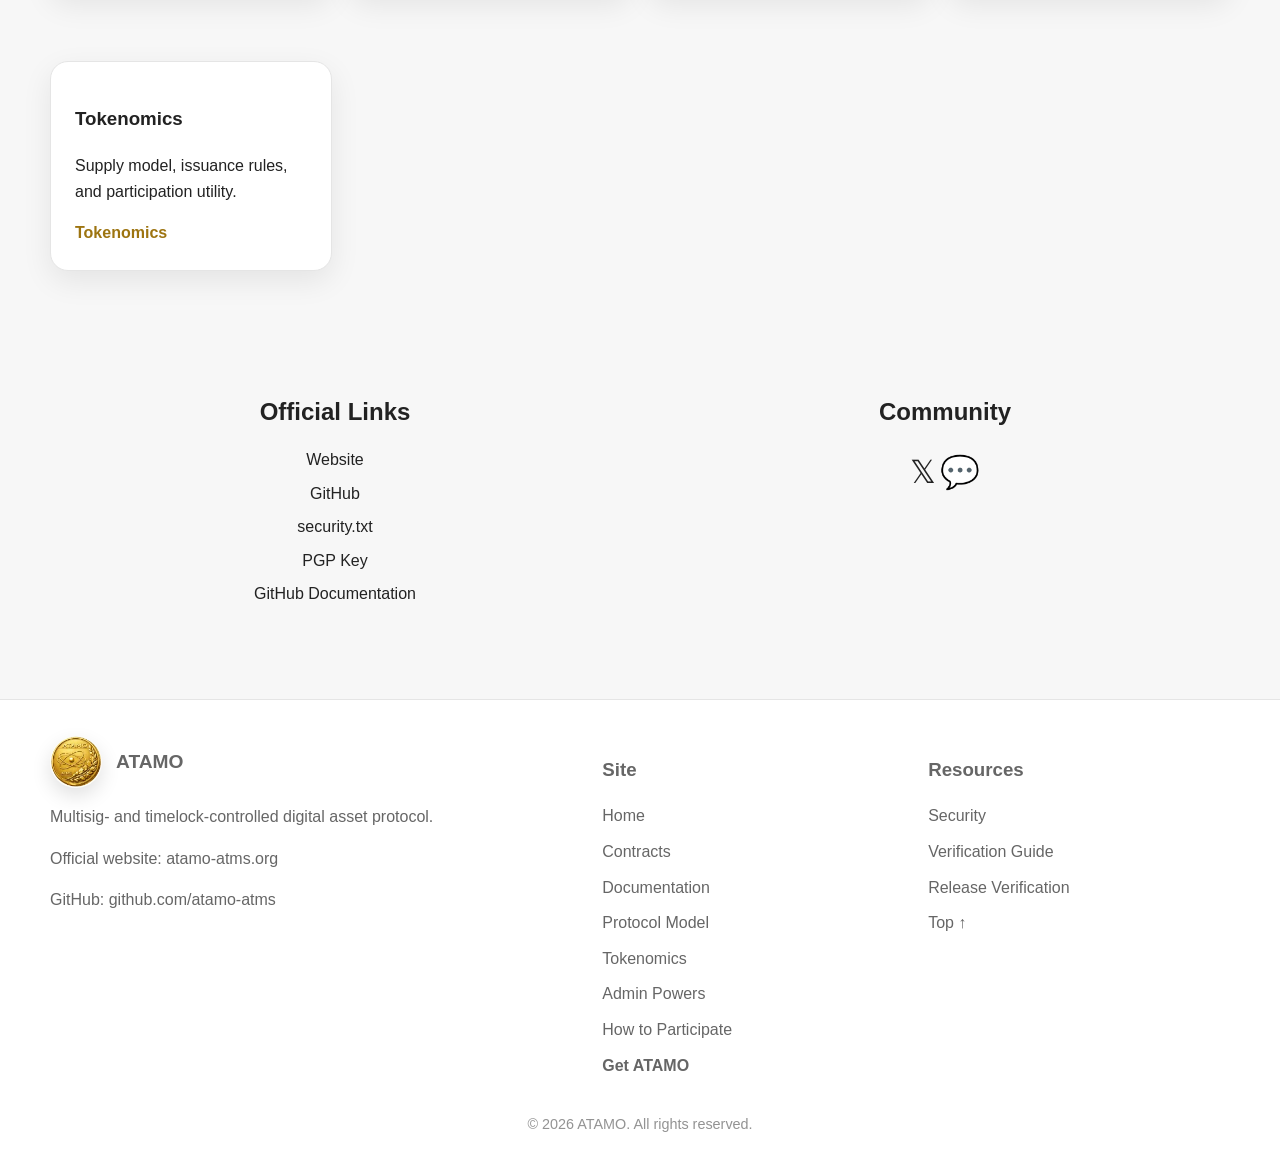
<file: verify.html>
<!DOCTYPE html>
<html lang="en">
<head>
  <meta charset="UTF-8">
  <meta name="viewport" content="width=device-width, initial-scale=1.0">
  <title>ATAMO | Verification Guide</title>
  <meta name="description" content="A public guide showing how users can independently verify the authenticity of the ATAMO system.">
  <link rel="icon" href="favicon.png" type="image/png">
  <link rel="shortcut icon" href="favicon.ico">
  <link rel="stylesheet" href="style.css">
</head>
<body id="top">

<header class="topbar">
  <div class="container nav">
    <a href="index.html" class="brand">
      <img src="logo.webp" alt="ATAMO coin logo">
      <span>ATAMO</span>
    </a>
	
	<nav class="nav-links">
		<a href="contracts.html">Contracts</a>

		<div class="nav-dropdown">
			<span class="nav-dropdown-label">Documentation</span>

			<div class="dropdown-menu">
				<a href="documentation.html">Documentation</a>
				<a href="protocol-model.html">Protocol Model</a>
				<a href="tokenomics.html">Tokenomics</a>
			</div>
		</div>

		<a href="admin-powers.html">Admin Powers</a>
		
		<div class="nav-dropdown">
			<span class="nav-dropdown-label">Verification</span>

			<div class="dropdown-menu">
				<a href="verify.html">Verification Guide</a>
				<a href="release-verification.html">Release Verification</a>
			</div>
		</div>

		<a href="security.html">Security</a>
		<a href="participate.html">How to Participate</a>
		<a class="button button-primary" href="get-atamo.html">Get ATAMO</a>
	</nav>
  </div>
</header>

<main>
  <section class="page-hero">
    <div class="container page-hero-inner">
      <h1>Verification Guide</h1>
      <p>
        This page defines how ATAMO should be verified using independent,
        public, and cryptographic sources. Verification should rely only on
        official references, signed Git tags, signed checksum manifests,
        verified contract source code, and on-chain data.
      </p>
    </div>
  </section>

  <section id="verification-principle">
    <div class="container">
      <h2 class="section-title">Verification principle</h2>
      <div class="card_tokenomics">
        <p>
          ATAMO verification is based on publicly verifiable data, not on trust,
          screenshots, direct messages, advertisements, or third-party claims.
        </p>
        <p>
          If a claim cannot be verified through official sources, signed artifacts,
          verified source code, or blockchain data, it should be treated as untrusted.
        </p>
        <p>
          If information conflicts across sources, verified on-chain data, verified
          contract source code, signed Git tags, and signed release artifacts take priority.
        </p>
      </div>
    </div>
  </section>

  <section id="sources-of-truth">
    <div class="container">
      <h2 class="section-title">1. Authoritative sources of truth</h2>
      <div class="card_tokenomics">
        <p>
          The following sources define the official ATAMO system state:
        </p>
        <ul>
          <li>official domain: <span class="code">atamo-atms.org</span></li>
          <li>official GitHub repository: <span class="code">github.com/atamo-atms/atamo-project</span></li>
          <li>signed Git release tag: <span class="code">v1.0.0</span></li>
          <li>official token proxy: <span class="code">0x38604c42c16e29BbFbc5479668453f18cB6cf335</span></li>
          <li>verified smart contract addresses</li>
          <li>verified contract source code</li>
          <li>signed release checksum manifest: <span class="code">SHA256SUMS.asc</span></li>
          <li>release checksum file: <span class="code">SHA256SUMS</span></li>
          <li>machine-readable deployment manifest</li>
          <li>full deployment records</li>
        </ul>
      </div>
    </div>
  </section>

  <section id="official-addresses">
    <div class="container">
      <h2 class="section-title">2. Official mainnet addresses</h2>
      <div class="table-wrap">
        <table>
          <thead>
            <tr>
              <th>Component</th>
              <th>Address</th>
              <th>Purpose</th>
            </tr>
          </thead>
          <tbody>
            <tr>
              <td>ATAMO Custodian Safe</td>
              <td><span class="code">0xe3b72bdb899364ce86949746D31CCba5f384b949</span></td>
              <td>2-of-3 multisignature governance root</td>
            </tr>
            <tr>
              <td>Timelock Proxy</td>
              <td><span class="code">0x2778BC96422AeD7D7Ac7CE21372Aa42c525A86B8</span></td>
              <td>Delayed governance execution layer</td>
            </tr>
            <tr>
              <td>Timelock Implementation</td>
              <td><span class="code">0xb0d8dc6a08Cb4F93a795c53867ac990C8ce4B0E0</span></td>
              <td>Current Timelock logic implementation</td>
            </tr>
            <tr>
              <td>SecureToken Proxy</td>
              <td><span class="code">0x38604c42c16e29BbFbc5479668453f18cB6cf335</span></td>
              <td>Official user-facing ATMS ERC-20 token address</td>
            </tr>
            <tr>
              <td>SecureToken Implementation</td>
              <td><span class="code">0xD0E06380aF1927c5d929625406d7E9896a80C09c</span></td>
              <td>Current token logic implementation</td>
            </tr>
            <tr>
              <td>TokenActionRecorder</td>
              <td><span class="code">0xAA7152784479Ed53147A12514602968327c9965E</span></td>
              <td>Safe-only governance-action recording helper</td>
            </tr>
            <tr>
              <td>ATMSParticipationVault</td>
              <td><span class="code">0x01273Ef57CE09C4Aa615E3bd95eF2b9DD54fd0E4</span></td>
              <td>Staking, proposal, support, and rewards layer</td>
            </tr>
          </tbody>
        </table>
      </div>
    </div>
  </section>

  <section id="quick-check">
    <div class="container">
      <h2 class="section-title">3. Quick verification checklist</h2>
      <div class="grid grid-2 verify-panels">
        <article class="card_tokenomics">
          <h3>Minimum verification steps</h3>
          <ul>
            <li>confirm the official domain: <span class="code">atamo-atms.org</span></li>
            <li>verify the official GitHub repository</li>
            <li>verify signed Git tag <span class="code">v1.0.0</span></li>
            <li>verify the signed checksum manifest <span class="code">SHA256SUMS.asc</span></li>
            <li>verify release artifact hashes with <span class="code">SHA256SUMS</span></li>
            <li>verify the token proxy from the official contracts page</li>
            <li>confirm contract verification on Etherscan</li>
            <li>confirm the token owner is the Timelock proxy</li>
            <li>confirm the Timelock owner is the ATAMO Custodian Safe</li>
          </ul>
        </article>

        <article class="card_tokenomics">
          <h3>Release verification</h3>
          <p>
            ATAMO release artifacts are verified using signed Git tags and PGP-signed
            checksum manifests. This allows independent verification that the
            release artifacts were produced by the ATAMO release authority.
          </p>
          <p>Official PGP fingerprint:</p>
          <p>
            <span class="code">7FF6 8D4A 2A54 F8CC 8641 E880 A4C7 575F 79C4 E1AC</span>
          </p>
          <a class="resource-link" href="release-verification.html">View release verification guide</a>
        </article>
      </div>
    </div>
  </section>

  <section id="step-by-step">
    <div class="container">
      <h2 class="section-title">4. Step-by-step verification</h2>
      <div class="steps">
        <div class="step">
          <strong>1. Start from the official domain</strong>
          Only begin from <span class="code">atamo-atms.org</span>. Avoid links
          copied from social media, chats, ads, direct messages, or screenshots.
        </div>

        <div class="step">
          <strong>2. Confirm the official token proxy</strong>
          Verify that the token proxy is
          <span class="code">0x38604c42c16e29BbFbc5479668453f18cB6cf335</span>
          before interacting with any token, wallet, swap, or exchange flow.
        </div>

        <div class="step">
          <strong>3. Verify token contract values</strong>
          On Etherscan, open the SecureToken proxy and use
          <span class="code">Contract → Read as Proxy</span>. Confirm
          <span class="code">name()</span>, <span class="code">symbol()</span>,
          <span class="code">decimals()</span>, <span class="code">owner()</span>,
          and <span class="code">timelock()</span>.
        </div>

        <div class="step">
          <strong>4. Verify timelock ownership and delay</strong>
          Open the Timelock proxy and confirm
          <span class="code">owner()</span> equals the ATAMO Custodian Safe,
          <span class="code">minDelay()</span> equals
          <span class="code">172800</span>, and <span class="code">gracePeriod()</span>
          equals <span class="code">5184000</span>.
        </div>

        <div class="step">
          <strong>5. Verify Safe configuration</strong>
          Open the Safe interface and confirm the Safe address is
          <span class="code">0xe3b72bdb899364ce86949746D31CCba5f384b949</span>
          and the threshold is <span class="code">2 of 3</span>.
        </div>

        <div class="step">
          <strong>6. Verify contract source code</strong>
          Ensure that implementation contracts are verified and match the expected
          Solidity compiler version, optimizer settings, source behavior, and
          deployment records.
        </div>

        <div class="step">
          <strong>7. Verify signed release artifacts</strong>
          Use the published ATAMO PGP key to verify
          <span class="code">SHA256SUMS.asc</span>, then verify all listed release
          artifact hashes using <span class="code">SHA256SUMS</span>.
        </div>
      </div>
    </div>
  </section>

  <section id="signed-release">
    <div class="container">
      <h2 class="section-title">5. Signed release verification</h2>

      <div class="card_tokenomics">
        <p>
          The signed release artifacts help users verify official contract
          addresses independently of the website.
        </p>
        <p>Official release directory:</p>
        <p><span class="code">releases/v1.0.0/</span></p>
        <p>Release integrity files:</p>
        <ul>
          <li><span class="code">deployment-manifest.mainnet.json</span></li>
          <li><span class="code">deployment-records-full.mainnet.json</span></li>
          <li><span class="code">ATAMO_DEPLOYMENT_STATEMENT_mainnet_2026-05-16.txt</span></li>
          <li><span class="code">SHA256SUMS</span></li>
          <li><span class="code">SHA256SUMS.asc</span></li>
          <li><span class="code">ATAMO_RELEASE_PGP_PUBLIC_KEY.asc</span></li>
        </ul>
      </div>

      <div class="card_tokenomics">
        <h3>Example commands</h3>
        <p class="code">gpg --import releases/v1.0.0/ATAMO_RELEASE_PGP_PUBLIC_KEY.asc</p>
        <p class="code">gpg --fingerprint security@atamo-atms.org</p>
        <p class="code">git tag -v v1.0.0</p>
        <p class="code">gpg --verify releases/v1.0.0/SHA256SUMS.asc releases/v1.0.0/SHA256SUMS</p>
        <p class="code">sha256sum -c releases/v1.0.0/SHA256SUMS</p>
      </div>
    </div>
  </section>

  <section id="anti-phishing">
    <div class="container">
      <h2 class="section-title">6. Anti-phishing and impersonation</h2>

      <div class="card_tokenomics">
        <p>
          Attackers may attempt to impersonate ATAMO through fake websites,
          copied token symbols, fake contract addresses, fake swap links,
          fake exchange listings, or manipulated social media posts.
        </p>
      </div>

      <div class="card_tokenomics">
        <h3>Untrusted sources</h3>
        <ul>
          <li>screenshots of contract addresses</li>
          <li>messages in chats or direct messages</li>
          <li>unverified social media links</li>
          <li>search ads or unofficial landing pages</li>
          <li>third-party websites without cross-verification</li>
          <li>fake token pages using the same symbol</li>
        </ul>
      </div>

      <div class="card_tokenomics">
        <h3>Verification rule</h3>
        <p>
          If a contract address or instruction does not match the official domain,
          signed release artifacts, and verified on-chain data, it should be
          treated as malicious or incorrect.
        </p>
      </div>
    </div>
  </section>

  <section id="reviewer-guidance">
    <div class="container">
      <h2 class="section-title">7. Reviewer and exchange guidance</h2>

      <div class="grid grid-2">
        <article class="card_tokenomics">
          <h3>How to verify ATAMO as an exchange</h3>
          <ul>
            <li>validate deployed contract addresses against official references</li>
            <li>confirm the canonical token address is the SecureToken proxy</li>
            <li>confirm proxy and implementation relationships</li>
            <li>confirm contract verification and bytecode consistency</li>
            <li>review Timelock and administrative-control configuration</li>
            <li>confirm the Safe threshold is 2-of-3</li>
            <li>verify signed Git tag and signed checksum manifest</li>
            <li>cross-check documentation with on-chain behavior</li>
          </ul>
        </article>

        <article class="card_tokenomics">
          <h3>How to interpret results</h3>
          <p>
            Verification should rely on blockchain data, signed artifacts, and
            verified contract source code. Documentation should support, not
            replace, technical validation.
          </p>
          <p>
            The official user-facing token address is the SecureToken proxy, not
            the implementation contract.
          </p>
        </article>
      </div>
    </div>
  </section>

  <section id="related-resources">
    <div class="container">
      <h2 class="section-title">8. Related resources</h2>

      <div class="resources">
        <div class="card_tokenomics">
          <h3>Contracts</h3>
          <p>Official contract addresses and deployment references.</p>
          <a class="resource-link" href="contracts.html">View contracts</a>
        </div>

        <div class="card_tokenomics">
          <h3>Release Verification</h3>
          <p>Signed Git tags, PGP signatures, and checksum verification.</p>
          <a class="resource-link" href="release-verification.html">Release verification</a>
        </div>

        <div class="card_tokenomics">
          <h3>Security Policy</h3>
          <p>Disclosure process and security model.</p>
          <a class="resource-link" href="security.html">Security policy</a>
        </div>

        <div class="card_tokenomics">
          <h3>Protocol Model</h3>
          <p>Execution architecture and governance structure.</p>
          <a class="resource-link" href="protocol-model.html">Protocol model</a>
        </div>

        <div class="card_tokenomics">
          <h3>Tokenomics</h3>
          <p>Supply model, issuance rules, and participation utility.</p>
          <a class="resource-link" href="tokenomics.html">Tokenomics</a>
        </div>
      </div>
    </div>
  </section>
</main>


<section class="official-links">
  <div class="container official-links-grid">

    <div>
      <h2>Official Links</h2>
      <ul>
        <li><a href="https://atamo-atms.org">Website</a></li>
        <li><a href="https://github.com/atamo-atms">GitHub</a></li>
        <li><a href="/.well-known/security.txt">security.txt</a></li>
        <li><a href="/.well-known/pgp-key.txt">PGP Key</a></li>
        <li><a href="https://github.com/atamo-atms/atamo-project/tree/main/docs">GitHub Documentation</a></li>
      </ul>
    </div>

    <div>
      <h2>Community</h2>

			<a href="https://x.com/ATAMO_ATMS" target="_blank" rel="noopener noreferrer"><span class="icon">𝕏</span></a>

			<a href="https://discord.gg/TYCAYaHaF" target="_blank" rel="noopener noreferrer"><span class="icon">💬</span></a>
    </div>

  </div>
</section>

<footer>
  <div class="container footer-grid">
    <div>
      <div class="brand">
        <img src="logo.webp" alt="ATAMO logo">
        <span>ATAMO</span>
      </div>

      <p>Multisig- and timelock-controlled digital asset protocol.</p>

      <p>
        Official website:
        <a href="https://atamo-atms.org">atamo-atms.org</a>
      </p>

      <p>
        GitHub:
        <a href="https://github.com/atamo-atms">github.com/atamo-atms</a>
      </p>
    </div>

    <div>
      <h3>Site</h3>
      <div class="footer-links">
        <a href="index.html">Home</a>
		<a href="contracts.html">Contracts</a>
        <a href="documentation.html">Documentation</a>
	    <a href="protocol-model.html">Protocol Model</a>
	    <a href="tokenomics.html">Tokenomics</a>
	    <a href="admin-powers.html">Admin Powers</a>
		<a href="participate.html">How to Participate</a>
        <a class="highlight" href="get-atamo.html">Get ATAMO</a>
      </div>
    </div>

    <div>
      <h3>Resources</h3>
      <div class="footer-links">
        <a href="security.html">Security</a>
        <a href="verify.html">Verification Guide</a>
        <a href="release-verification.html">Release Verification</a>
        <a href="#top">Top ↑</a>
      </div>
    </div>
  </div>

  <div class="footer-bottom">
    <p>© 2026 ATAMO. All rights reserved.</p>
  </div>
</footer>

</body>
</html>
</file>
<file: style.css>
:root{
  --bg:#f7f7f7;
  --surface:#ffffff;
  --surface-soft:#fcfaf3;
  --text:#222;
  --muted:#666;
  --line:#e5e5e5;
  --gold:#c7961a;
  --gold-dark:#9d7410;
  --gold-soft:#fff7df;
  --shadow:0 10px 30px rgba(0,0,0,0.08);
  --radius:18px;
  --max:1180px;
}

*{box-sizing:border-box}

html{
  scroll-behavior:smooth;
  scroll-padding-top:60px;
}

section[id]{
  scroll-margin-top:60px;
}

body{
  margin:0;
  font-family:Arial,Helvetica,sans-serif;
  background:var(--bg);
  color:var(--text);
  line-height:1.6;
}

a{text-decoration:none;color:inherit}
img{max-width:100%;display:block}

.container{
  width:min(100% - 32px,var(--max));
  margin:0 auto;
}

.topbar{
  background:#fff;
  border-bottom:1px solid var(--line);
  position:sticky;
  top:0;
  z-index:50;
}

.nav{
  min-height:76px;
  display:flex;
  align-items:center;
  justify-content:space-between;
  gap:24px;
}

.brand{
  display:flex;
  align-items:center;
  gap:14px;
  font-weight:700;
  font-size:1.2rem;
}

.brand img{
  width:52px;
  height:52px;
  border-radius:50%;
  object-fit:cover;
  box-shadow:0 8px 20px rgba(0,0,0,0.12);
  background:#fff;
}

.nav-links{
  display:flex;
  align-items:center;
  gap:22px;
  flex-wrap:wrap;
  color:var(--muted);
}

.nav-links a:hover{
  color:var(--gold-dark);
}

.button{
  display:inline-flex;
  align-items:center;
  justify-content:center;
  padding:12px 18px;
  border-radius:999px;
  font-weight:700;
  border:1px solid transparent;
}

.button-primary{
  background:linear-gradient(180deg,#e7be4d,var(--gold));
  color:#221700;
  box-shadow:0 10px 24px rgba(199,150,26,0.25);
}

.button-secondary{
  background:#fff;
  border:1px solid #d8d8d8;
  color:#333;
}

.hero{
  background:linear-gradient(180deg,#fff 0%,#f8f5ea 100%);
  border-bottom:1px solid var(--line);
}

.hero-inner{
  padding:56px 0 48px;
  display:grid;
  grid-template-columns:1.15fr 0.85fr;
  gap:40px;
  align-items:center;
}

.hero h1,
.hero h2{
  font-size:clamp(2rem,4vw,3rem);
  line-height:1.08;
  margin:0 0 18px;
}

.hero p{
  margin:0 0 26px;
  color:var(--muted);
  font-size:1.04rem;
}

.hero-actions{
  display:flex;
  gap:14px;
  flex-wrap:wrap;
}

.protocol-status{
  padding:70px 20px;
  background:#151922;
  text-align:center;
  color:#e8eefc;
}

.protocol-status h2{
  margin:0 0 10px;
  color:#ffffff;
}

.status-grid{
  display:grid;
  grid-template-columns:repeat(auto-fit,minmax(200px,1fr));
  gap:25px;
  margin-top:35px;
}

.status-item{
  padding:25px;
  background:#1f2531;
  border-radius:10px;
  border:1px solid #2f3748;
  transition:transform 0.2s ease;
}

.status-item strong{
  display:block;
  font-size:0.9rem;
  letter-spacing:1px;
  color:#a9bbda;
  margin-bottom:8px;
}

.status-item p{
  font-size:1.1rem;
  font-weight:600;
  color:#ffffff;
  margin:0;
}

.status-item a{
  color:#ffffff;
}

.status-item:hover{
  transform:translateY(-4px);
}

.coin-panel{
  background:var(--surface);
  border:1px solid var(--line);
  border-radius:24px;
  box-shadow:var(--shadow);
  padding:22px;
}

.coin-panel img{
  margin:auto;
  border-radius:50%;
}

.coin-meta{
  display:grid;
  gap:10px;
  color:var(--muted);
}

.page-hero{
  background:linear-gradient(180deg,#fff 0%,#f8f5ea 100%);
  border-bottom:1px solid var(--line);
}

.page-hero-inner{
  padding:52px 0 42px;
}

.eyebrow{
  display:inline-block;
  margin-bottom:12px;
  padding:6px 12px;
  background:var(--gold-soft);
  color:var(--gold-dark);
  border:1px solid #f0dd99;
  border-radius:999px;
  font-size:.9rem;
  font-weight:700;
}

.page-hero h1{
  font-size:clamp(2rem,4vw,3.2rem);
  line-height:1.08;
  margin:0 0 12px;
}

.page-hero p{
  margin:0;
  color:var(--muted);
  max-width:830px;
  font-size:1.04rem;
}

main section{
  padding:38px 0;
}

.section-title{
  font-size:clamp(1.55rem,3vw,2.35rem);
  margin:0 0 14px;
}

.section-sub{
  color:var(--muted);
  max-width:820px;
  margin:0 0 26px;
}

.grid{
  display:grid;
  gap:18px;
}

.grid-2{grid-template-columns:repeat(2,1fr)}
.grid-3{grid-template-columns:repeat(3,1fr)}
.grid-4{grid-template-columns:repeat(4,1fr)}

.feature-grid{
  display:grid;
  grid-template-columns:repeat(4,1fr);
  gap:18px;
}

.feature-grid-2{
  grid-template-columns:repeat(2,1fr);
}

.split{
  display:grid;
  grid-template-columns:1fr 1fr;
  gap:18px;
}

.resources{
  display:grid;
  grid-template-columns:repeat(4,1fr);
  gap:18px;
}

.resource-link{
  color:var(--gold-dark);
  font-weight:700;
}

.architecture{
  display:grid;
  grid-template-columns:repeat(4,1fr);
  gap:18px;
}

.arch-box{
  text-align:center;
  background:var(--surface);
  border:1px solid var(--line);
  padding:24px;
  border-radius:var(--radius);
  box-shadow:var(--shadow);
}

.arrow{
  text-align:center;
  font-size:28px;
  color:var(--gold);
  margin-top:10px;
}

.card{
  background:var(--surface);
  border:1px solid var(--line);
  border-radius:var(--radius);
  padding:24px;
  box-shadow:var(--shadow);
}

.card_tokenomics{
  background: var(--surface);
  border: 1px solid var(--line);
  border-radius: var(--radius);
  padding: 24px;
  box-shadow: var(--shadow);

  margin: 24px 0; /* 👈 THIS adds space above and below */
}

.card h2,
.card h3{
  margin-top:0;
}

.card p,
.card li{
  color:var(--muted);
}

.card ul{
  margin:0;
  padding-left:18px;
}

.kv{
  display:grid;
  gap:12px;
}

.kv-row{
  display:flex;
  justify-content:space-between;
  align-items:flex-start;
  gap:18px;
  padding:12px 0;
  border-bottom:1px solid var(--line);
}

.kv-row:last-child{
  border-bottom:0;
}

.kv-row .code .ref-link {
  white-space: nowrap;
  word-break: normal;
  overflow-wrap: normal;
  display: inline-block;
  font-size: 0.86rem;
}

.code{
  font-family:Consolas,Monaco,monospace;
  background:#f1f1f1;
  border:1px solid #ddd;
  border-radius:8px;
  padding:3px 8px;
  color:#333;
  
}

.ref-link{
  color:var(--gold-dark);
  font-weight:700;
  text-decoration:none;
  word-break:break-all;
}

.ref-link:hover{
  text-decoration:underline;
}

.address-block {
  flex-direction: row;
  align-items: center;
  justify-content: flex-end;
  gap: 10px;
  text-align: right;
  flex-wrap: nowrap;
  min-width: 0;
}

.address-block .code {
  white-space: nowrap;
  overflow-wrap: normal;
  word-break: normal;
  font-size: 0.96rem;
}

.address-block .ref-link {
  white-space: nowrap;
  word-break: normal;
  flex-shrink: 0;
}

.token-box{
  display:grid;
  gap:12px;
}

.token-row{
  display:flex;
  justify-content:space-between;
  align-items:flex-start;
  gap:18px;
  padding:12px 0;
  border-bottom:1px solid var(--line);
}

.token-row:last-child{
  border-bottom:0;
}

.token-value{
  text-align:right;
  max-width:75%;
  word-break:break-all;
}

.token-value .code {
  white-space: nowrap;
  overflow-wrap: normal;
  word-break: normal;
  display: inline-block;
  font-size: 0.96rem;
}

.action-grid{
  display:grid;
  grid-template-columns:repeat(3,1fr);
  gap:18px;
}

.cta-row{
  display:flex;
  gap:14px;
  flex-wrap:wrap;
  margin-top:18px;
}

.warning-list{
  margin:0;
  padding-left:18px;
}

.warning-list li{
  margin-bottom:10px;
  color:var(--muted);
}

.notice{
  border-left:4px solid var(--gold);
  padding:14px 16px;
  background:var(--surface-soft);
  border-radius:12px;
  color:var(--muted);
}

.verify-panels{
  margin-bottom:24px;
}

.verify-panels .card ul{
  margin:0;
  padding-left:18px;
}

.verify-panels .card li{
  margin-bottom:10px;
}

.steps{
  display:grid;
  gap:16px;
  margin-top:24px;
}

.step{
  background:var(--surface);
  border:1px solid var(--line);
  border-radius:16px;
  padding:20px;
  box-shadow:var(--shadow);
}

.step strong{
  display:block;
  margin-bottom:8px;
  color:var(--text);
}

.official-links{
  padding:60px 20px;
  text-align:center;
}

.official-links h2{
  margin:0 0 16px;
}

.official-links ul{
  list-style:none;
  padding:0;
  margin:0;
}

.official-links li{
  margin:8px 0;
}

.official-links-grid {
  display: grid;
  grid-template-columns: 1fr 1fr;
  gap: 40px;
}

@media (max-width: 768px) {
  .official-links-grid {
    grid-template-columns: 1fr;
  }
}

footer{
  padding:36px 0 60px;
  border-top:1px solid var(--line);
  background:#fff;
  color:var(--muted);
  margin-top:24px;
}

.footer-grid{
  display:grid;
  grid-template-columns:1.4fr .8fr .8fr;
  gap:24px;
}

.footer-links{
  display:grid;
  gap:10px;
}

.footer-links a.highlight {
  font-weight: 600;
}

.footer-bottom{
  text-align:center;
  padding-top:20px;
  font-size:0.9rem;
  opacity:0.7;
}

.small{
  font-size:.95rem;
}

@media (max-width:980px){
  .hero-inner,
  .feature-grid,
  .resources,
  .architecture,
  .grid-4,.grid-3,.grid-2,
  .split,
  .footer-grid,
  .action-grid{
    grid-template-columns:1fr 1fr;
  }
}

@media (max-width:760px){
  .nav{
    flex-direction:column;
    align-items:flex-start;
    padding:14px 0;
  }

  .nav-links{
    width:100%;
    justify-content:space-between;
  }

  .hero-inner,
  .feature-grid,
  .resources,
  .architecture,
  .grid-4,.grid-3,.grid-2,
  .split,
  .footer-grid,
  .action-grid{
    grid-template-columns:1fr;
  }

  .page-hero-inner{
    padding:38px 0 32px;
  }

  .hero-inner{
    padding:38px 0 32px;
  }

  .address-block,
  .token-value{
    align-items:flex-start;
    text-align:left;
    max-width:100%;
  }

  .token-row{
    flex-direction:column;
    gap:8px;
  }
  
	.protocol_model{
	padding-left: 10px;
  background: red;
  }
}

.social-links {
  list-style: none;
  padding: 0;
  margin: 0;
}

.social-links li {
  margin-bottom: 8px;
}

.social-links a {
  display: inline-flex;
  align-items: center;
  gap: 8px;
  text-decoration: none;
}

.icon {
  font-size: 32px;
  width: 32px;
  text-align: center;
}

/* subtle hover */
.social-links a:hover {
  opacity: 0.5;
}

.table-wrap table {
  width: 100%;
  border-collapse: collapse; /* keep this */
}

.table-wrap th,
.table-wrap td {
  padding: 12px 16px;  /* 👈 THIS creates space */
  text-align: left;
  vertical-align: top;
}

.table-wrap th:not(:last-child),
.table-wrap td:not(:last-child) {
  border-right: 1px solid var(--line);
}

.table-wrap tr {
  border-bottom: 1px solid var(--line);
}

.table-wrap th {
  font-weight: 600;
  white-space: nowrap;
}

.table-wrap th:nth-child(1),
.table-wrap td:nth-child(1) {
  width: 22%;
}

.table-wrap th:nth-child(2),
.table-wrap td:nth-child(2) {
  width: 12%;
}

.table-wrap th:nth-child(3),
.table-wrap td:nth-child(3) {
  width: 18%;
}

.table-wrap th:nth-child(4),
.table-wrap td:nth-child(4) {
  width: 48%;
}

.table-wrap {
  overflow-x: auto;
}

/* =========================================================
   PARTICIPATE PAGE START
========================================================= */

#participate-app .participate-hidden {
  display: none !important;
}

#participate-app .participate-grid {
  display: grid;
  gap: 18px;
}

#participate-app .participate-grid-2 {
  grid-template-columns: repeat(2, 1fr);
}

#participate-app .participate-grid-3 {
  grid-template-columns: repeat(3, 1fr);
}

#participate-app .participate-card {
  position: relative;
}

#participate-app .participate-field {
  display: flex;
  flex-direction: column;
  gap: 8px;
  margin-top: 14px;
}

#participate-app .participate-field label {
  font-weight: 700;
  color: var(--text);
}

#participate-app .participate-input,
#participate-app .participate-select,
#participate-app .participate-textarea {
  width: 100%;
  padding: 12px 14px;
  border-radius: 12px;
  border: 1px solid var(--line);
  background: #fff;
  color: var(--text);
  font: inherit;
  outline: none;
  transition: border-color .2s ease, box-shadow .2s ease;
}

#participate-app .participate-input:focus,
#participate-app .participate-select:focus,
#participate-app .participate-textarea:focus {
  border-color: var(--gold);
  box-shadow: 0 0 0 4px rgba(199,150,26,0.12);
}

#participate-app .participate-input::placeholder,
#participate-app .participate-textarea::placeholder {
  color: #999;
}

#participate-app .participate-textarea {
  min-height: 140px;
  resize: vertical;
}

#participate-app .participate-note {
  color: var(--muted);
  font-size: .95rem;
}

#participate-app .participate-code {
  overflow-wrap: anywhere;
  white-space: normal;
}

#participate-app .participate-code-block {
  font-family: Consolas, Monaco, monospace;
  background: #f1f1f1;
  border: 1px solid #ddd;
  border-radius: 8px;
  padding: 10px 12px;
  color: #333;
  word-break: break-all;
}

#participate-app .participate-pre {
  font-family: Consolas, Monaco, monospace;
  white-space: pre-wrap;
  margin: 0;
  background: #fafafa;
  border: 1px solid var(--line);
  border-radius: 12px;
  padding: 14px;
  color: #333;
  overflow-x: auto;
}

#participate-app .participate-table-wrap {
  overflow-x: auto;
}

#participate-app .participate-table {
  width: 100%;
  min-width: 760px;
  border-collapse: collapse;
}

#participate-app .participate-table th,
#participate-app .participate-table td {
  padding: 12px 10px;
  text-align: left;
  vertical-align: top;
  border-bottom: 1px solid var(--line);
}

#participate-app .participate-table th {
  font-size: .9rem;
  color: #344054;
  white-space: nowrap;
}

#participate-app .participate-message {
  margin-top: 16px;
}

#participate-app .participate-info {
  border-left: 4px solid #175cd3;
  background: rgba(23,92,211,0.08);
  color: #1849a9;
}

#participate-app .participate-success {
  border-left: 4px solid #027a48;
  background: rgba(2,122,72,0.08);
  color: #05603a;
}

#participate-app .participate-error {
  border-left: 4px solid #b42318;
  background: rgba(180,35,24,0.08);
  color: #7a271a;
}

#participate-app .participate-divider {
  height: 1px;
  background: var(--line);
  margin: 18px 0;
}

#participate-app .participate-proposal-card {
  border: 1px solid var(--line);
  border-radius: 14px;
  padding: 16px;
  margin-bottom: 14px;
  background: #fafafa;
}

#participate-app .participate-proposal-card:last-child {
  margin-bottom: 0;
}

#participate-app .participate-badge {
  display: inline-block;
  padding: 6px 10px;
  border-radius: 999px;
  font-size: .85rem;
  font-weight: 700;
  background: rgba(23,92,211,0.08);
  color: #1849a9;
  margin-right: 8px;
  margin-bottom: 8px;
}

#participate-app .participate-small {
  font-size: .9rem;
}

#participate-app .participate-muted {
  color: #667085;
}

#participate-app .participate-cta {
  justify-content: center;
  margin-top: 28px;
}

#participate-app .participate-warning-list {
  padding-left: 18px;
  margin: 0;
}

#participate-app .participate-warning-list li {
  margin-bottom: 10px;
  color: var(--muted);
}

#participate-app .participate-compact-btn {
  padding: 8px 12px;
  min-height: auto;
}

#participate-app .participate-code {
  white-space: nowrap;
  overflow-wrap: normal;
  word-break: normal;
  display: inline-block;
  font-size: 0.96rem;
}

@media (max-width: 980px) {
  #participate-app .participate-grid-2,
  #participate-app .participate-grid-3 {
    grid-template-columns: 1fr;
  }
}

/* =========================================================
   PARTICIPATE PAGE END
========================================================= */

.nav-dropdown {
  position: relative;
  margin-right: 6px;
}

.nav-dropdown-label {
  cursor: pointer;
  color: var(--muted);
  display: inline-flex;
  align-items: center;
  gap: 4px;
}

.nav-dropdown-label::after {
  content: "▾";
  font-size: 0.75rem;
}

.nav-dropdown:hover .nav-dropdown-label {
  color: var(--gold-dark);
}

.dropdown-menu {
  position: absolute;
  top: calc(100% + 12px);
  left: 0;

  min-width: 230px;

  background: #fff;
  border: 1px solid var(--line);
  border-radius: 14px;
  box-shadow: var(--shadow);

  padding: 10px;

  display: grid;
  gap: 6px;

  opacity: 0;
  visibility: hidden;
  transform: translateY(6px);

  transition:
    opacity 0.18s ease,
    transform 0.18s ease,
    visibility 0.18s ease;

  z-index: 100;
}

.nav-dropdown:hover .dropdown-menu {
  opacity: 1;
  visibility: visible;
  transform: translateY(0);
}

.dropdown-menu a {
  padding: 9px 10px;
  border-radius: 10px;
  color: var(--muted);
  white-space: nowrap;
}

.dropdown-menu a:hover {
  background: var(--gold-soft);
  color: var(--gold-dark);
}
</file>
